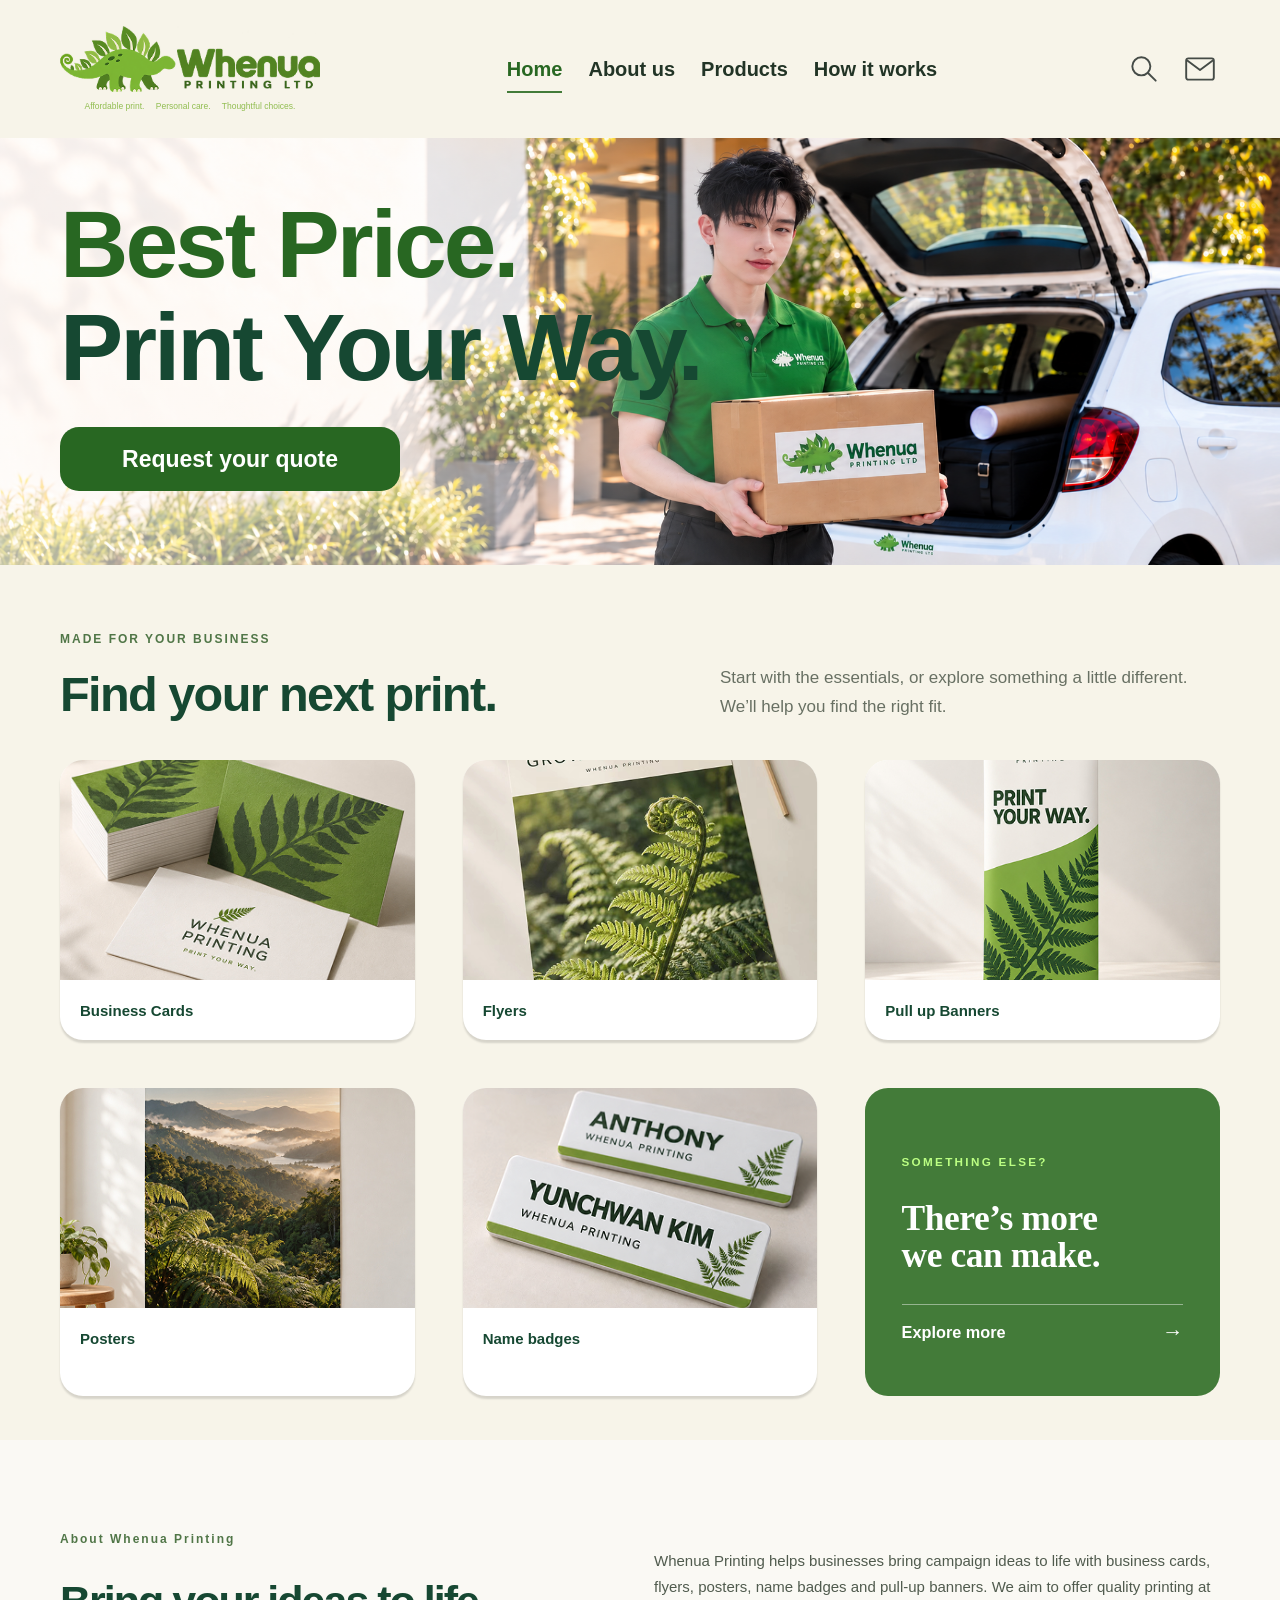
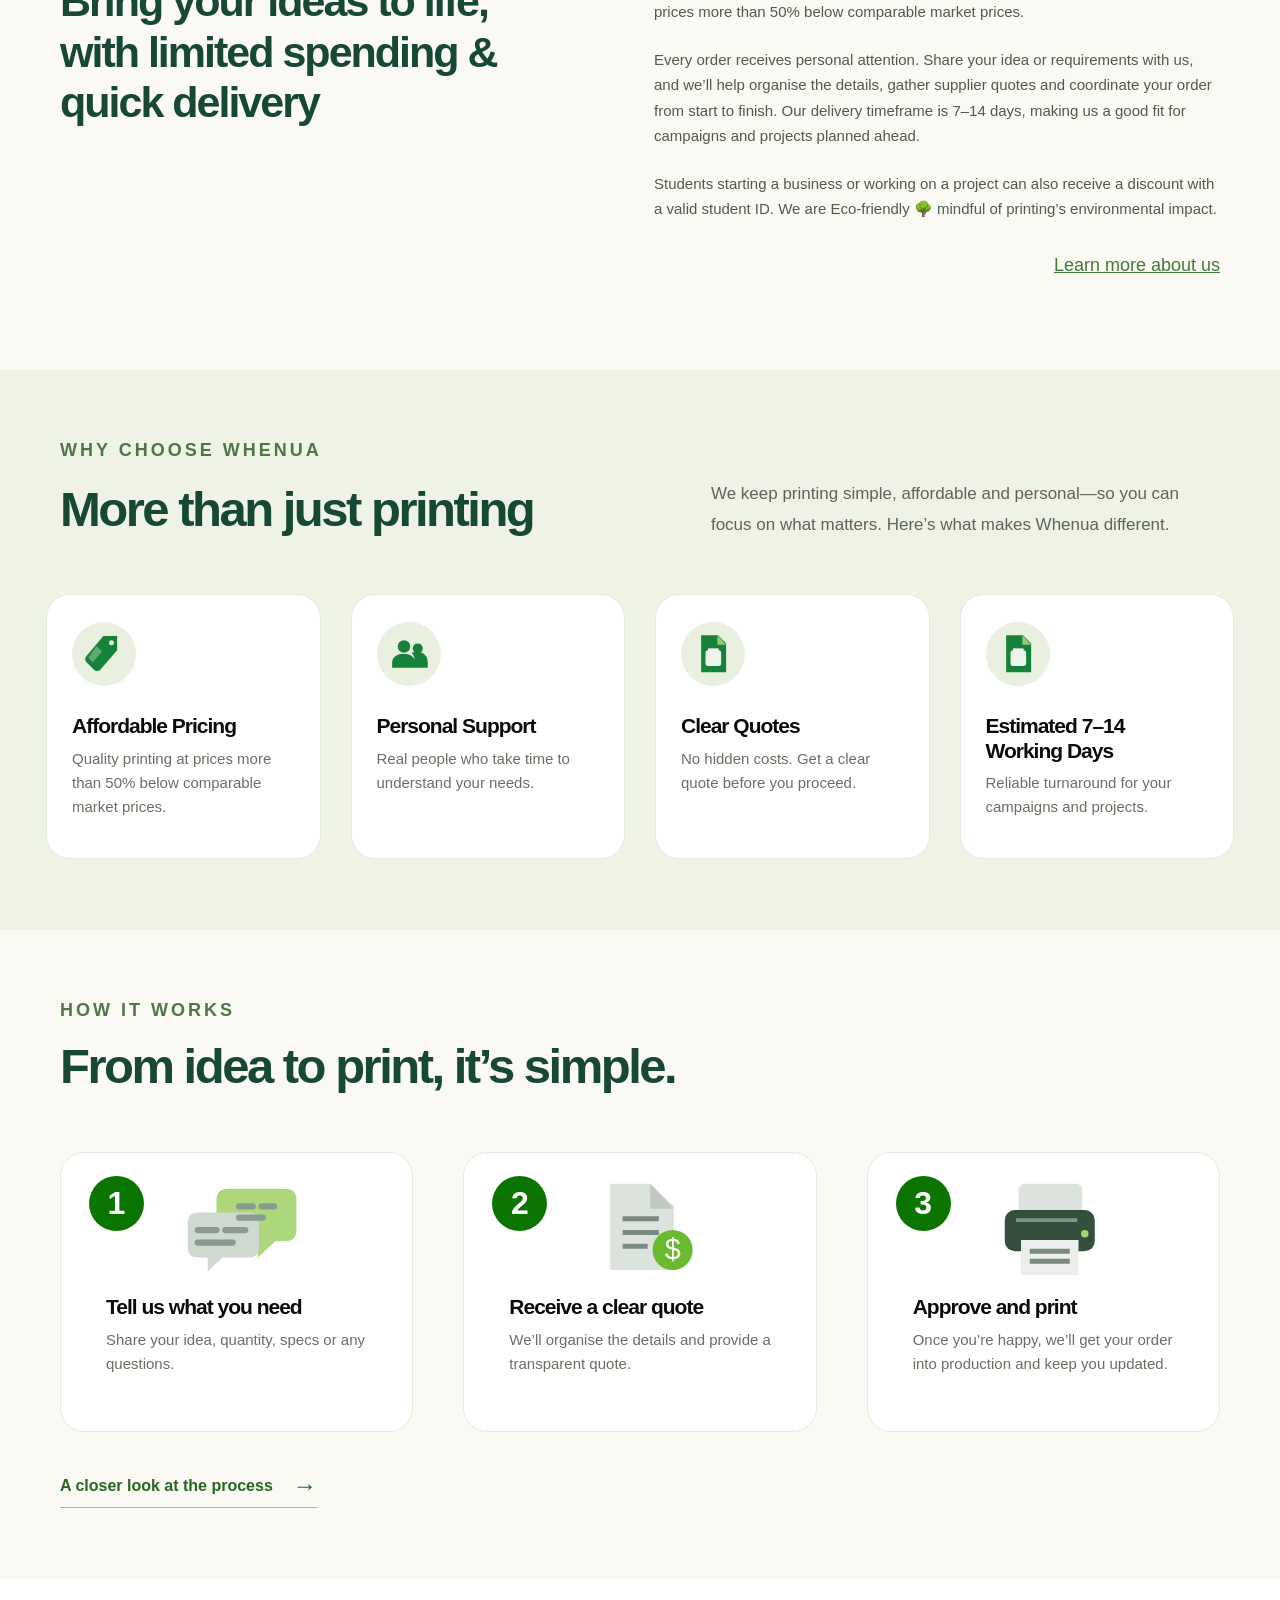
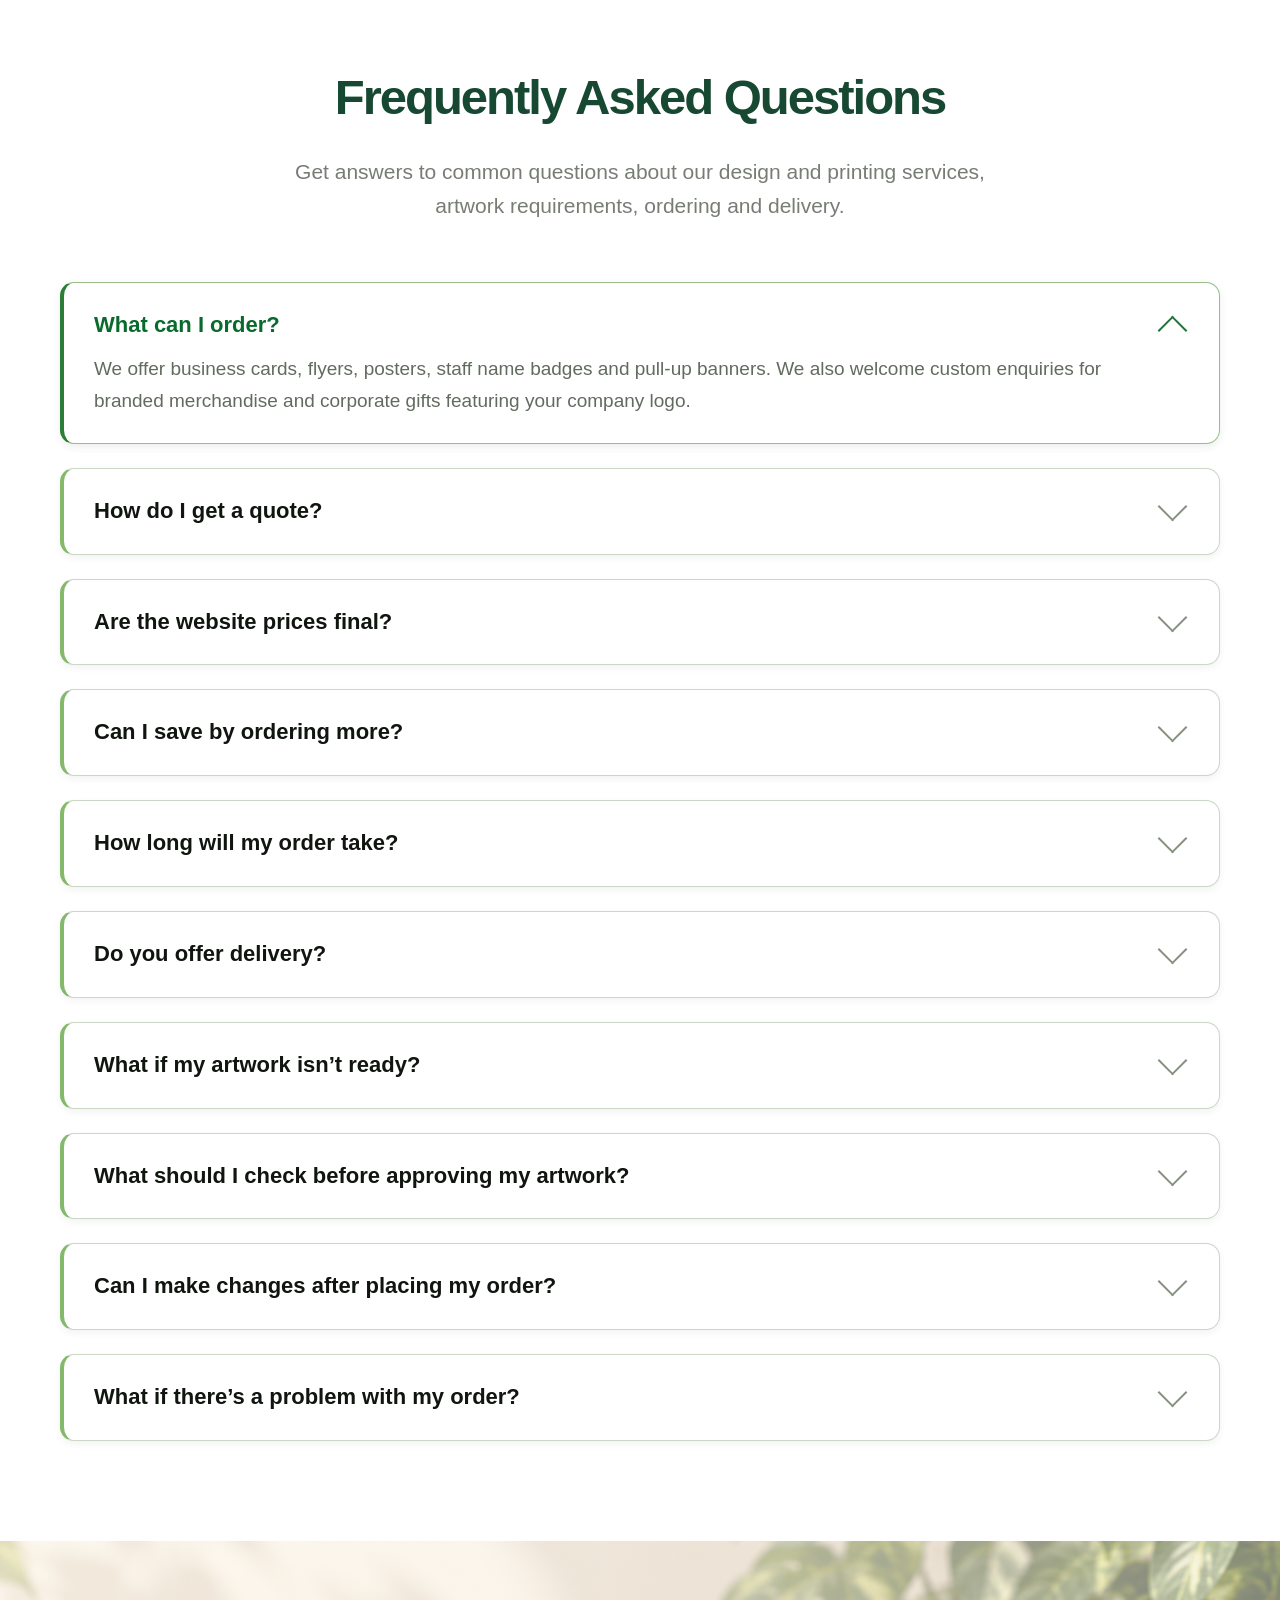
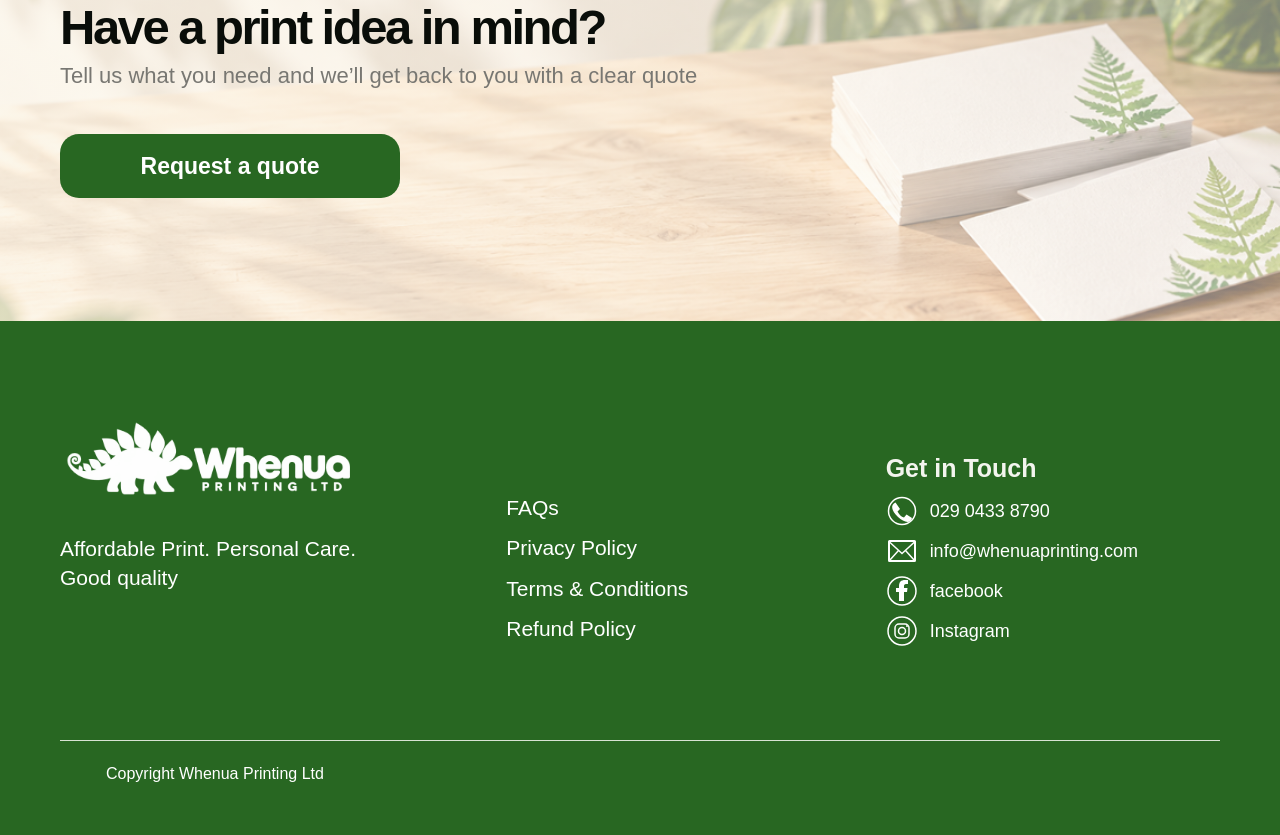
<file: index.html>
<!doctype html>
<html lang="en">
  <head>
    <meta charset="UTF-8" />
    <meta name="viewport" content="width=device-width, initial-scale=1" />
    <meta
      name="description"
      content="Affordable print. Personal care. Whenua Printing offers business cards, flyers, posters, name badges and pull-up banners with clear quotes and personal support."
    />
    <meta name="theme-color" content="#397333" />
    <title>Whenua Printing — Print Your Way</title>
    <link rel="icon" type="image/png" href="assets/Image%20Logo.png" />
    <link rel="stylesheet" href="styles/home.css?v=20261026-catalogue" />
    <script src="scripts/navigation.js" defer></script>
    <script src="scripts/quote.js" defer></script>
    <script src="scripts/search.js" defer></script>
    <link rel="stylesheet" href="styles/refinements.css?v=20261026-header" />
  </head>
  <body>
    <a class="skip-link" href="#main">Skip to content</a>
    <header class="site-header">
      <div class="header-inner">
        <a class="brand-link" href="#" aria-label="Whenua Printing home"
          ><div class="logo-crop">
            <img src="assets/Comb%20Logo.png" alt="Whenua Printing Ltd" width="640" height="238" />
          </div>
          <div class="brand-tagline">
            Affordable print.　 Personal care.　 Thoughtful choices.
          </div></a
        >
        <nav class="desktop-nav" id="siteNav" aria-label="Main navigation">
          <a href="#">Home</a><a href="about.html">About us</a><a href="products.html">Products</a
          ><a href="how-it-works.html">How it works</a
          ><button
            class="mobile-search"
            type="button"
            aria-haspopup="dialog"
            aria-controls="searchDialog"
          >
            <svg viewBox="0 0 32 32" aria-hidden="true" focusable="false">
              <circle
                cx="13.5"
                cy="13.5"
                r="8.5"
                fill="none"
                stroke="currentColor"
                stroke-width="1.8"
              />
              <path
                d="m20 20 7 7"
                fill="none"
                stroke="currentColor"
                stroke-width="1.8"
                stroke-linecap="round"
              /></svg
            ><span>Search products</span>
          </button>
        </nav>
        <div class="header-actions">
          <button class="icon-button" id="searchButton" aria-label="Search products">
            <svg viewBox="0 0 32 32" aria-hidden="true" focusable="false">
              <circle
                cx="13.5"
                cy="13.5"
                r="8.5"
                fill="none"
                stroke="currentColor"
                stroke-width="1.8"
              />
              <path
                d="m20 20 7 7"
                fill="none"
                stroke="currentColor"
                stroke-width="1.8"
                stroke-linecap="round"
              />
            </svg></button
          ><a class="icon-button" href="quote.html?v=20261029-email-refresh" aria-label="Request a quote"
            ><svg viewBox="0 0 32 32" aria-hidden="true" focusable="false">
              <rect
                x="3"
                y="6"
                width="26"
                height="20"
                rx="2"
                fill="none"
                stroke="currentColor"
                stroke-width="1.8"
              />
              <path
                d="m4 8 12 9L28 8"
                fill="none"
                stroke="currentColor"
                stroke-width="1.8"
                stroke-linecap="round"
                stroke-linejoin="round"
              /></svg></a
          ><button
            class="icon-button menu-toggle"
            id="menuToggle"
            aria-label="Open navigation"
            aria-controls="siteNav"
            aria-expanded="false"
          >
            <svg viewBox="0 0 64 64" aria-hidden="true" focusable="false">
              <path
                d="M9 15h46M9 32h46M9 49h46"
                fill="none"
                stroke="currentColor"
                stroke-width="4"
              />
            </svg>
          </button>
        </div>
      </div>
    </header>
    <main id="main">
      <section class="hero" aria-labelledby="heroTitle">
        <img
          class="hero-photo"
          src="assets/hero.jpg"
          alt="Whenua Printing team member holding a printed box beside a delivery car"
          width="2100"
          height="749"
          fetchpriority="high"
        />
        <div class="hero-content">
          <h1 id="heroTitle"><span>Best Price.</span><br />Print Your Way.</h1>
          <button
            type="button"
            class="button quote-open"
            aria-haspopup="dialog"
            aria-controls="quoteDialog"
          >
            Request your quote
          </button>
        </div>
      </section>
      <section class="products-section" id="products" aria-label="Our printing products">
        <div class="container section-introduction">
          <div>
            <p class="eyebrow">MADE FOR YOUR BUSINESS</p>
            <h2>Find your next print.</h2>
          </div>
          <p>
            Start with the essentials, or explore something a little different. We’ll help you find
            the right fit.
          </p>
        </div>
        <div class="container product-grid">
          <a class="product-card" href="business-cards.html" data-product-link="Business Cards"
            ><img
              class="product-photo"
              src="assets/business-cards.jpg"
              alt="Business Cards printed by Whenua Printing"
              width="488"
              height="303"
              loading="lazy" />
            <div class="product-caption">
              <span>Business Cards</span
              ><span class="round-arrow" aria-hidden="true"
                ><svg viewBox="0 0 32 32" fill="none">
                  <path
                    d="M7 16h18M17 8l8 8-8 8"
                    stroke="currentColor"
                    stroke-width="3.5"
                    stroke-linecap="round"
                    stroke-linejoin="miter"
                  /></svg
              ></span></div></a
          ><a class="product-card" href="flyers.html" data-product-link="Flyers"
            ><img
              class="product-photo"
              src="assets/flyers.jpg"
              alt="Flyers printed by Whenua Printing"
              width="488"
              height="303"
              loading="lazy" />
            <div class="product-caption">
              <span>Flyers</span
              ><span class="round-arrow" aria-hidden="true"
                ><svg viewBox="0 0 32 32" fill="none">
                  <path
                    d="M7 16h18M17 8l8 8-8 8"
                    stroke="currentColor"
                    stroke-width="3.5"
                    stroke-linecap="round"
                    stroke-linejoin="miter"
                  /></svg
              ></span></div></a
          ><a class="product-card" href="pull-up-banners.html" data-product-link="Pull up Banners"
            ><img
              class="product-photo"
              src="assets/pull-up-banners.jpg"
              alt="Pull up Banners printed by Whenua Printing"
              width="488"
              height="303"
              loading="lazy" />
            <div class="product-caption">
              <span>Pull up Banners</span
              ><span class="round-arrow" aria-hidden="true"
                ><svg viewBox="0 0 32 32" fill="none">
                  <path
                    d="M7 16h18M17 8l8 8-8 8"
                    stroke="currentColor"
                    stroke-width="3.5"
                    stroke-linecap="round"
                    stroke-linejoin="miter"
                  /></svg
              ></span></div></a
          ><a class="product-card" href="posters.html" data-product-link="Posters"
            ><img
              class="product-photo"
              src="assets/posters.jpg"
              alt="Posters printed by Whenua Printing"
              width="488"
              height="303"
              loading="lazy" />
            <div class="product-caption">
              <span>Posters</span
              ><span class="round-arrow" aria-hidden="true"
                ><svg viewBox="0 0 32 32" fill="none">
                  <path
                    d="M7 16h18M17 8l8 8-8 8"
                    stroke="currentColor"
                    stroke-width="3.5"
                    stroke-linecap="round"
                    stroke-linejoin="miter"
                  /></svg
              ></span></div></a
          ><a class="product-card" href="name-badges.html" data-product-link="Name badges"
            ><img
              class="product-photo"
              src="assets/name-badges.jpg"
              alt="Name badges printed by Whenua Printing"
              width="488"
              height="303"
              loading="lazy" />
            <div class="product-caption">
              <span>Name badges</span
              ><span class="round-arrow" aria-hidden="true"
                ><svg viewBox="0 0 32 32" fill="none">
                  <path
                    d="M7 16h18M17 8l8 8-8 8"
                    stroke="currentColor"
                    stroke-width="3.5"
                    stroke-linecap="round"
                    stroke-linejoin="miter"
                  /></svg
              ></span></div></a
          ><a
            class="home-explore-card"
            href="products.html#something-else"
            aria-label="Explore more custom product ideas"
            ><div class="home-explore-inner">
              <p class="home-explore-eyebrow">SOMETHING ELSE?</p>
              <h2>There’s more<br />we can make.</h2>
              <span class="home-explore-action"
                >Explore more <span aria-hidden="true">→</span></span
              >
            </div></a
          >
        </div>
      </section>
      <section class="about-section" id="about" aria-labelledby="aboutTitle">
        <div class="about-inner">
          <div>
            <p class="about-eyebrow">About Whenua Printing</p>
            <h2 class="about-heading" id="aboutTitle">
              Bring your ideas to life,<br />with limited spending &amp;<br />quick delivery
            </h2>
          </div>
          <div class="about-copy">
            <p>
              Whenua Printing helps businesses bring campaign ideas to life with business cards,
              flyers, posters, name badges and pull-up banners. We aim to offer quality printing at
              prices more than 50% below comparable market prices.
            </p>
            <p>
              Every order receives personal attention. Share your idea or requirements with us, and
              we’ll help organise the details, gather supplier quotes and coordinate your order from
              start to finish. Our delivery timeframe is 7–14 days, making us a good fit for
              campaigns and projects planned ahead.
            </p>
            <p>
              Students starting a business or working on a project can also receive a discount with
              a valid student ID. We are Eco-friendly 🌳 mindful of printing’s environmental impact.
            </p>
            <a class="text-link" href="about.html">Learn more about us</a>
          </div>
        </div>
      </section>
      <section class="why-section" id="why" aria-labelledby="whyTitle">
        <div class="container">
          <p class="eyebrow">WHY CHOOSE WHENUA</p>
          <div class="why-heading-row">
            <h2 id="whyTitle">More than just printing</h2>
            <p>
              We keep printing simple, affordable and personal—so you can focus on what matters.
              Here’s what makes Whenua different.
            </p>
          </div>
          <div class="features">
            <article class="feature">
              <div class="feature-icon">
                <svg viewBox="0 0 64 64" aria-hidden="true" focusable="false">
                  <path
                    d="M31 3h22v23L26 57a7 7 0 0 1-10 0L4 45a7 7 0 0 1 0-10Z"
                    fill="currentColor"
                  />
                  <circle cx="44" cy="14" r="4" fill="#e9f0df" />
                  <path d="m20 19 9 9-15 17-7-7Z" fill="#e9f0df" opacity=".35" />
                </svg>
              </div>
              <h3>Affordable Pricing</h3>
              <p>Quality printing at prices more than 50% below comparable market prices.</p>
            </article>
            <article class="feature">
              <div class="feature-icon">
                <svg viewBox="0 0 64 64" aria-hidden="true" focusable="false">
                  <circle cx="24" cy="20" r="10" fill="currentColor" />
                  <circle cx="46" cy="23" r="8" fill="currentColor" />
                  <path
                    d="M5 54v-8c0-19 37-19 37 0v8Zm36 0V42c0-6-2-9-5-12 16-5 26 4 26 15v9Z"
                    fill="currentColor"
                  />
                </svg>
              </div>
              <h3>Personal Support</h3>
              <p>Real people who take time to understand your needs.</p>
            </article>
            <article class="feature">
              <div class="feature-icon">
                <svg viewBox="0 0 64 64" aria-hidden="true" focusable="false">
                  <path d="M13 2h27l13 13v46H13Z" fill="currentColor" />
                  <path d="M39 2v15h14" fill="#95c97b" />
                  <rect x="20" y="26" width="25" height="25" rx="4" fill="#eef4e9" />
                  <path d="M24 23h17v9H24Z" fill="#eef4e9" />
                </svg>
              </div>
              <h3>Clear Quotes</h3>
              <p>No hidden costs. Get a clear quote before you proceed.</p>
            </article>
            <article class="feature">
              <div class="feature-icon">
                <svg viewBox="0 0 64 64" aria-hidden="true" focusable="false">
                  <path d="M13 2h27l13 13v46H13Z" fill="currentColor" />
                  <path d="M39 2v15h14" fill="#95c97b" />
                  <rect x="20" y="26" width="25" height="25" rx="4" fill="#eef4e9" />
                  <path d="M24 23h17v9H24Z" fill="#eef4e9" />
                </svg>
              </div>
              <h3>Estimated 7–14<br />Working Days</h3>
              <p>Reliable turnaround for your campaigns and projects.</p>
            </article>
          </div>
        </div>
      </section>
      <section class="how-section" id="how" aria-labelledby="howTitle">
        <div class="container">
          <p class="eyebrow">HOW IT WORKS</p>
          <h2 id="howTitle">From idea to print, it’s simple.</h2>
          <div class="steps">
            <article class="step">
              <span class="step-number">1</span>
              <div class="step-art">
                <svg viewBox="-8 0 100 80" aria-hidden="true" focusable="false">
                  <path
                    d="M29 7h46q9 0 9 9v24q0 9-9 9h-8L53 62V49H29q-9 0-9-9V16q0-9 9-9"
                    fill="#acd77d"
                  />
                  <path
                    d="M5 26h41q8 0 8 8v20q0 8-8 8H25L13 73V62H5q-8 0-8-8V34q0-8 8-8"
                    fill="#d0d9d0"
                  />
                  <path
                    d="M5 40h15m7 0h16M5 50h28m5-29h11m7 0h10m-28 9h19"
                    stroke="#899b8e"
                    stroke-width="5"
                    stroke-linecap="round"
                  />
                </svg>
              </div>
              <h3>Tell us what you need</h3>
              <p>Share your idea, quantity, specs or any questions.</p>
            </article>
            <article class="step">
              <span class="step-number">2</span>
              <div class="step-art">
                <svg viewBox="0 0 95 80" aria-hidden="true" focusable="false">
                  <path d="M18 3h32l19 18v51H18Z" fill="#dce2dc" />
                  <path d="M50 3v20h19" fill="#bec9c0" />
                  <path d="M28 31h29M28 42h29M28 53h20" stroke="#7b8a80" stroke-width="4" />
                  <circle cx="68" cy="56" r="16" fill="#69ba2e" />
                  <text
                    x="68"
                    y="63"
                    fill="white"
                    text-anchor="middle"
                    font-size="23"
                    font-family="Arial"
                  >
                    $
                  </text>
                </svg>
              </div>
              <h3>Receive a clear quote</h3>
              <p>We’ll organise the details and provide a transparent quote.</p>
            </article>
            <article class="step">
              <span class="step-number">3</span>
              <div class="step-art">
                <svg viewBox="0 0 100 80" aria-hidden="true" focusable="false">
                  <rect x="24" y="3" width="51" height="26" rx="5" fill="#dce2dc" />
                  <rect x="13" y="24" width="72" height="33" rx="8" fill="#354f3d" />
                  <path d="M22 32h49" stroke="#82948a" stroke-width="3" />
                  <circle cx="77" cy="43" r="3" fill="#a1d66c" />
                  <path d="M26 48h46v28H26Z" fill="#ebeeea" />
                  <path d="M33 57h32m-32 8h32" stroke="#7b8a80" stroke-width="4" />
                </svg>
              </div>
              <h3>Approve and print</h3>
              <p>Once you’re happy, we’ll get your order into production and keep you updated.</p>
            </article>
          </div>
          <a class="journey-link" href="how-it-works.html"
            >A closer look at the process <span aria-hidden="true">→</span></a
          >
        </div>
      </section>
      <section class="faq-section" id="faqs" aria-labelledby="faqTitle">
        <div class="faq-container">
          <header class="faq-heading">
            <h2 id="faqTitle">Frequently Asked Questions</h2>
            <p>
              Get answers to common questions about our design and printing services,<br
                class="faq-desktop-break"
              />
              artwork requirements, ordering and delivery.
            </p>
          </header>
          <div class="faq-list">
            <details class="faq-item" name="printing-faq" open>
              <summary><span>What can I order?</span></summary>
              <div class="faq-answer">
                <p>
                  We offer business cards, flyers, posters, staff name badges and pull-up banners.
                  We also welcome custom enquiries for branded merchandise and corporate gifts
                  featuring your company logo.
                </p>
              </div>
            </details>
            <details class="faq-item" name="printing-faq">
              <summary><span>How do I get a quote?</span></summary>
              <div class="faq-answer">
                <p>
                  Tell us the product, size, quantity, delivery postcode and date you need your
                  order. Include your artwork if you have it ready. You can enquire through our
                  website or by email, and we’ll help confirm the details.
                </p>
              </div>
            </details>
            <details class="faq-item" name="printing-faq">
              <summary><span>Are the website prices final?</span></summary>
              <div class="faq-answer">
                <p>
                  Our website prices are for reference only. Your final quote depends on your
                  specifications, quantity and delivery requirements. All prices are in NZD, and
                  your quote will clearly show any applicable GST and delivery charges before you
                  confirm your order.
                </p>
              </div>
            </details>
            <details class="faq-item" name="printing-faq">
              <summary><span>Can I save by ordering more?</span></summary>
              <div class="faq-answer">
                <p>
                  Larger quantities or combined orders may help reduce the cost per item. Ask us to
                  quote a few quantity options so you can choose what works best for your budget.
                </p>
              </div>
            </details>
            <details class="faq-item" name="printing-faq">
              <summary><span>How long will my order take?</span></summary>
              <div class="faq-answer">
                <p>
                  Production and delivery times vary by product, quantity, artwork and destination.
                  We’ll confirm the estimated timeframe in your quote. If you have an event or
                  deadline, please tell us before ordering.
                </p>
              </div>
            </details>
            <details class="faq-item" name="printing-faq">
              <summary><span>Do you offer delivery?</span></summary>
              <div class="faq-answer">
                <p>
                  We’ll confirm delivery options and charges based on your address and order. You
                  can also ask about personal delivery when requesting your quote.
                </p>
              </div>
            </details>
            <details class="faq-item" name="printing-faq">
              <summary><span>What if my artwork isn’t ready?</span></summary>
              <div class="faq-answer">
                <p>
                  Send us what you have and tell us what you need help with. We’ll explain the file
                  requirements, available assistance and any additional costs before proceeding.
                  Your artwork and order details will be confirmed with you before printing.
                </p>
              </div>
            </details>
            <details class="faq-item" name="printing-faq">
              <summary><span>What should I check before approving my artwork?</span></summary>
              <div class="faq-answer">
                <p>
                  Please check all wording, names, contact details, sizes and layout carefully
                  before approving your artwork. If anything needs changing, let us know before
                  printing begins.
                </p>
              </div>
            </details>
            <details class="faq-item" name="printing-faq">
              <summary><span>Can I make changes after placing my order?</span></summary>
              <div class="faq-answer">
                <p>
                  Please contact us as soon as possible. We’ll check the progress of your order and
                  confirm whether changes are still possible, along with any effect on the price or
                  delivery timeframe.
                </p>
              </div>
            </details>
            <details class="faq-item" name="printing-faq">
              <summary><span>What if there’s a problem with my order?</span></summary>
              <div class="faq-answer">
                <p>
                  Please contact us with your order details, a description of the issue and clear
                  photos where helpful. We’ll review what happened and work with you on an
                  appropriate solution.
                </p>
              </div>
            </details>
          </div>
        </div>
      </section>
      <section class="quote-section" id="quote" aria-labelledby="quoteSectionTitle">
        <img
          class="quote-photo"
          src="assets/quote-banner.jpg.png"
          alt="Whenua Printing stationery on a sunlit desk"
          loading="lazy"
        />
        <div class="container">
          <h2 id="quoteSectionTitle">Have a print idea in mind?</h2>
          <p>Tell us what you need and we’ll get back to you with a clear quote</p>
          <button
            type="button"
            class="button quote-open"
            aria-haspopup="dialog"
            aria-controls="quoteDialog"
          >
            Request a quote
          </button>
        </div>
      </section>
    </main>
    <footer class="site-footer standard-footer">
      <div class="container">
        <div class="footer-grid">
          <div class="footer-brand-column">
            <a class="footer-brand" href="index.html" aria-label="Whenua Printing home"
              ><img
                class="footer-logo-image"
                src="assets/footer-logo.png"
                alt="Whenua Printing Ltd"
                width="393"
                height="131"
                loading="lazy"
            /></a>
            <p>Affordable Print. Personal Care.<br />Good quality</p>
          </div>
          <nav class="footer-column footer-policies" aria-label="Help and policies">
            <a href="index.html#faqs">FAQs</a
            ><a href="privacy-policy.html" data-policy="privacy">Privacy Policy</a
            ><a href="terms-and-conditions.html" data-policy="terms">Terms &amp; Conditions</a
            ><a href="refund-policy.html" data-policy="refund">Refund Policy</a>
          </nav>
          <div class="footer-column footer-contact">
            <h3>Get in Touch</h3>
            <a class="contact-link" href="tel:02904338790"
              ><svg viewBox="0 0 64 64" aria-hidden="true" focusable="false">
                <circle cx="32" cy="32" r="27" fill="none" stroke="currentColor" stroke-width="3" />
                <path
                  d="M19 15l9 13-5 5c4 7 7 10 13 12l5-6 11 7c-3 13-17 8-28-2C10 31 9 19 19 15"
                  fill="currentColor"
                /></svg
              ><span>029 0433 8790</span></a
            ><a class="contact-link" href="mailto:info@whenuaprinting.com"
              ><svg viewBox="0 0 64 64" aria-hidden="true" focusable="false">
                <rect
                  x="6"
                  y="12"
                  width="52"
                  height="40"
                  rx="1"
                  fill="none"
                  stroke="currentColor"
                  stroke-width="4"
                />
                <path
                  d="m7 14 25 23 25-23M7 51l18-20m32 20L39 31"
                  fill="none"
                  stroke="currentColor"
                  stroke-width="3"
                /></svg
              ><span>info@whenuaprinting.com</span></a
            ><span class="social-label"
              ><svg viewBox="0 0 32 32" aria-hidden="true">
                <circle
                  cx="16"
                  cy="16"
                  r="14"
                  fill="none"
                  stroke="currentColor"
                  stroke-width="1.5"
                />
                <path
                  d="M18 26V17h3l.5-4H18v-2c0-1 .5-2 2-2h2V5h-3c-4 0-6 2-6 6v2h-3v4h3v9Z"
                  fill="currentColor"
                /></svg
              ><span>facebook</span></span
            ><span class="social-label"
              ><svg viewBox="0 0 32 32" aria-hidden="true">
                <circle
                  cx="16"
                  cy="16"
                  r="14"
                  fill="none"
                  stroke="currentColor"
                  stroke-width="1.5"
                />
                <rect
                  x="9"
                  y="9"
                  width="14"
                  height="14"
                  rx="4"
                  fill="none"
                  stroke="currentColor"
                  stroke-width="1.5"
                />
                <circle
                  cx="16"
                  cy="16"
                  r="3.5"
                  fill="none"
                  stroke="currentColor"
                  stroke-width="1.5"
                />
                <circle cx="21" cy="11" r="1" fill="currentColor" /></svg
              ><span>Instagram</span></span
            >
          </div>
        </div>
        <div class="legal"><span>Copyright Whenua Printing Ltd</span></div>
      </div>
    </footer>
    <dialog id="quoteDialog" aria-labelledby="quoteTitle">
      <button class="dialog-close" type="button" data-close aria-label="Close enquiry">×</button>
      <h2 id="quoteTitle">Tell us what you need.</h2>
      <p>Tell us what you need and we’ll contact you by email or phone with a clear quote.</p>
      <form
        id="quoteForm"
        data-delivery="native"
        action="https://formsubmit.co/info@whenuaprinting.com"
        method="POST"
        target="_top"
      >
        <div class="form-field">
          <label for="name">Name</label
          ><input id="name" name="name" autocomplete="name" required maxlength="150" />
        </div>
        <div class="form-field">
          <label for="email">Email address</label
          ><input
            id="email"
            name="email"
            type="email"
            autocomplete="email"
            required
            maxlength="254"
          />
        </div>
        <div class="form-field">
          <label for="phone">Phone number</label
          ><input id="phone" name="phone" type="tel" autocomplete="tel" required maxlength="50" />
        </div>
        <div class="form-field">
          <label for="company">Company name</label
          ><input
            id="company"
            name="company"
            autocomplete="organization"
            required
            maxlength="200"
          />
        </div>
        <div class="form-field">
          <label for="product">Products</label
          ><select id="product" name="product" required>
            <option>Business Cards</option>
            <option>Flyers</option>
            <option>Pull up Banners</option>
            <option>Posters</option>
            <option>Name badges</option>
            <option>Something else</option>
          </select>
        </div>
        <div class="form-field">
          <label for="quantity">Quantity</label
          ><input
            id="quantity"
            name="quantity"
            type="number"
            min="1"
            max="1000000"
            step="1"
            required
          />
        </div>
        <div class="form-field">
          <label for="details">Project details (optional)</label
          ><textarea
            id="details"
            name="details"
            placeholder="Size, finish, preferred delivery date, or any questions"
            maxlength="5000"
          ></textarea>
        </div>
        <div class="form-honeypot" aria-hidden="true">
          <label for="website">Leave this field empty</label
          ><input id="website" name="_honey" tabindex="-1" autocomplete="off" />
        </div>
        <input type="hidden" name="_subject" value="New Whenua Printing quote enquiry" /><input
          type="hidden"
          name="_template"
          value="table"
        /><input
          type="hidden"
          name="_autoresponse"
          value="Kia ora,

Thank you for choosing Whenua Printing. We’ve received your quote request.

We’ll review your project details and contact you by email or phone to confirm the specifications, pricing and delivery options.

If you would like to add artwork or more information, email us at info@whenuaprinting.com. Please include your name and company so we can match it to your enquiry.

This is an acknowledgement of your enquiry, not an order confirmation or final quote.

Ngā mihi,
Whenua Printing
Affordable Print. Personal Care.
info@whenuaprinting.com
029 0433 8790"
        /><input
          type="hidden"
          name="_next"
          value="https://kimliumingyang.github.io/whenuaprinting/thank-you.html"
        />
        <div class="enquiry-actions">
          <button class="button" type="submit">Send enquiry</button
          ><button class="button button-secondary" type="button" id="copyEnquiry">
            Copy enquiry
          </button>
        </div>
        <p class="form-service-note">
          Your details are sent via FormSubmit to Whenua Printing. You may be asked to complete a
          quick verification. We’ll also send an acknowledgement to your email address.
        </p>
        <p id="emailStatus" role="status" aria-live="polite"></p>
        <div id="enquiryFallback" hidden>
          <label for="enquiryText"
            >Copy this message and email it to
            <a href="mailto:info@whenuaprinting.com">info@whenuaprinting.com</a></label
          ><textarea id="enquiryText" readonly></textarea>
        </div>
      </form>
    </dialog>
    <dialog id="searchDialog" aria-labelledby="searchTitle">
      <button class="dialog-close" type="button" data-close aria-label="Close search">×</button>
      <h2 id="searchTitle">Find your print.</h2>
      <div class="form-field">
        <label for="searchInput">Search products</label
        ><input
          id="searchInput"
          type="search"
          placeholder="Business cards, flyers, posters…"
          autocomplete="off"
        />
      </div>
      <ul class="search-results" id="searchResults" aria-label="Matching products"></ul>
      <p id="searchStatus" role="status"></p>
    </dialog>
  </body>
</html>
</file>
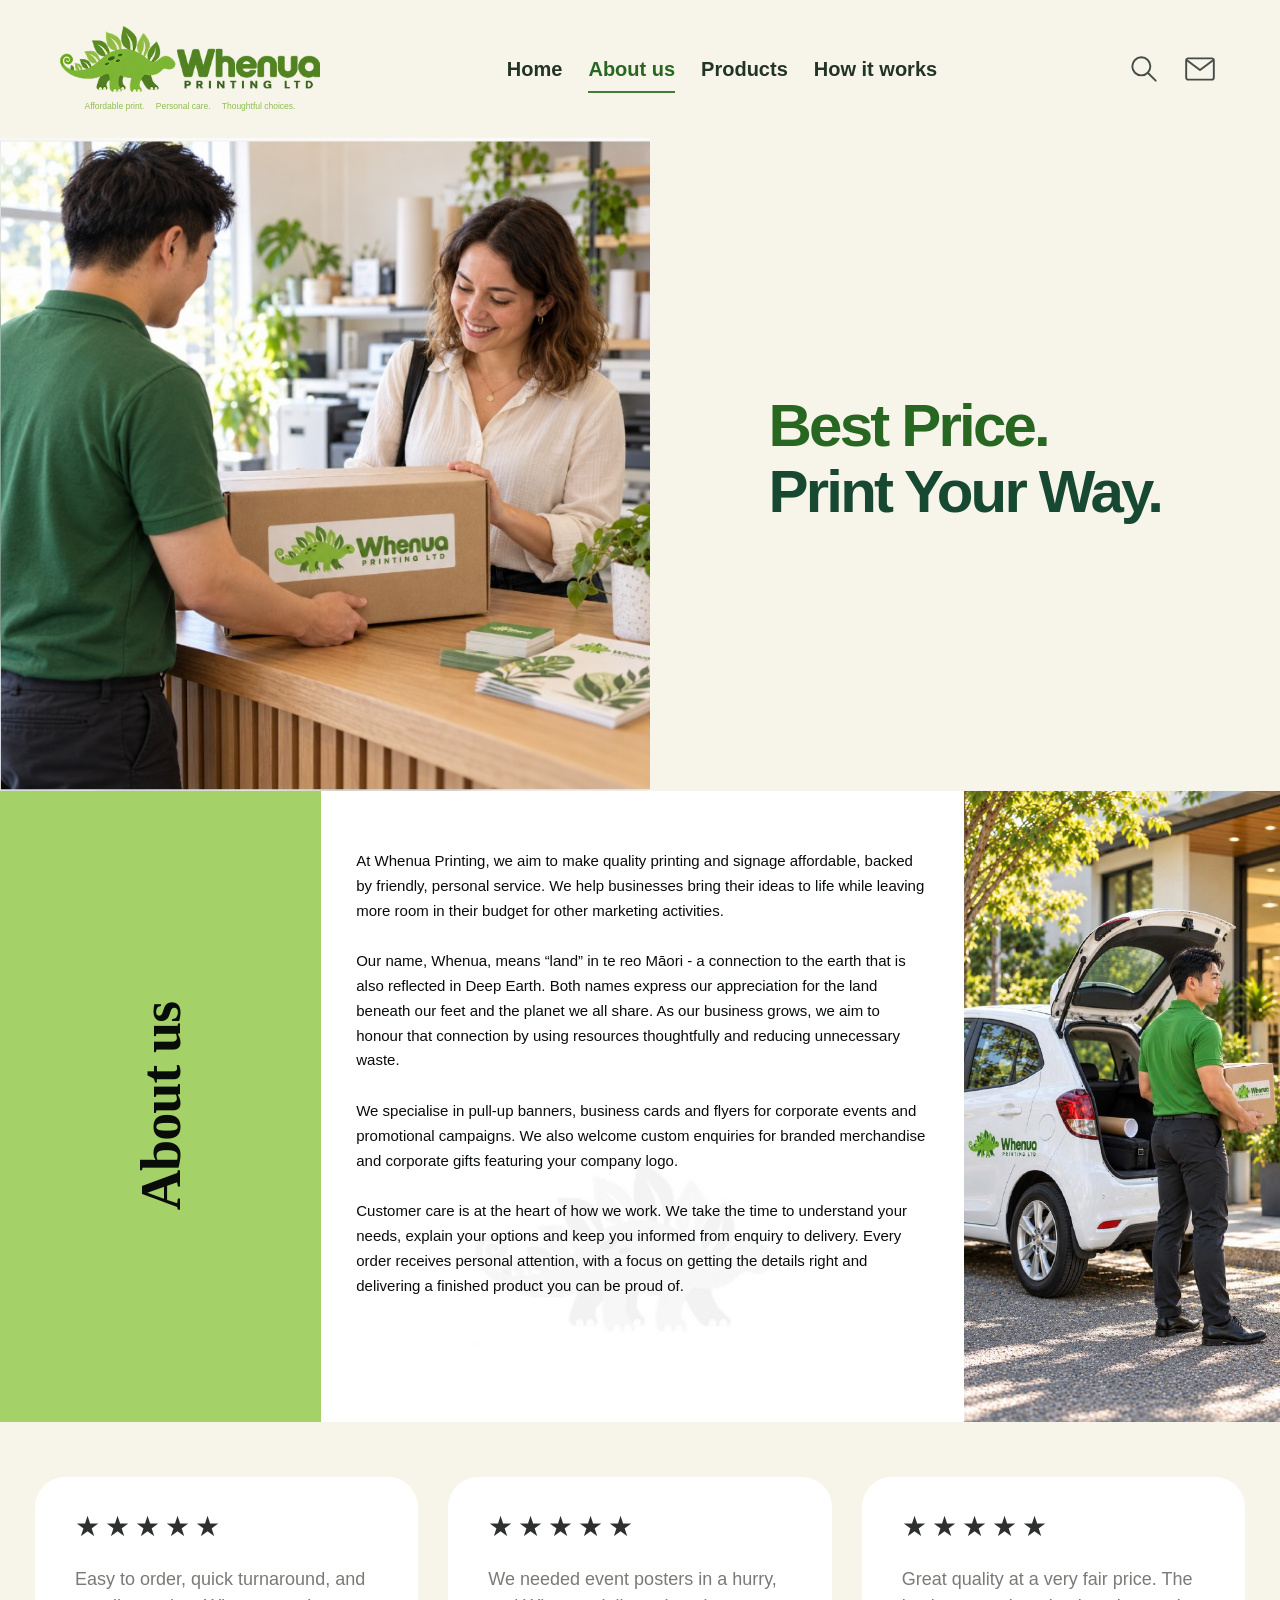
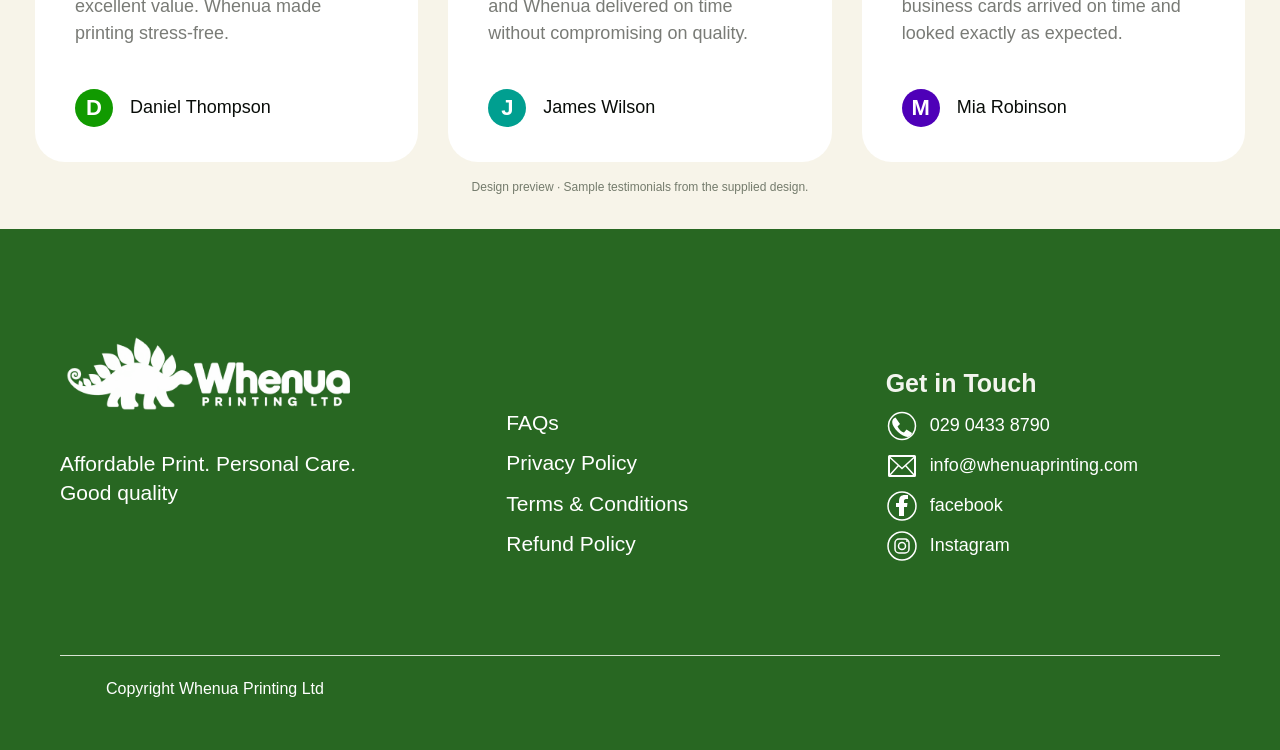
<file: about.html>
<!doctype html>
<html lang="en">
  <head>
    <meta charset="UTF-8" />
    <meta name="viewport" content="width=device-width, initial-scale=1" />
    <title>About Us | Whenua Printing</title>
    <meta
      name="description"
      content="Learn about Whenua Printing: affordable printing and signage, friendly personal service, and thoughtful choices from enquiry to delivery."
    />
    <meta name="theme-color" content="#397333" />
    <link rel="icon" href="assets/Image%20Logo.png" />
    <link rel="stylesheet" href="styles/home.css" />
    <link rel="stylesheet" href="styles/about.css" />
    <script src="scripts/navigation.js" defer></script>
    <script src="scripts/quote.js" defer></script>
    <script src="scripts/search.js" defer></script>
    <link rel="stylesheet" href="styles/refinements.css?v=20261026-header" />
  </head>
  <body class="about-page">
    <a class="skip-link" href="#main">Skip to content</a>
    <header class="site-header">
      <div class="header-inner">
        <a class="brand-link" href="index.html" aria-label="Whenua Printing home"
          ><div class="logo-crop">
            <img src="assets/Comb%20Logo.png" alt="Whenua Printing Ltd" width="640" height="238" />
          </div>
          <div class="brand-tagline">
            Affordable print.　 Personal care.　 Thoughtful choices.
          </div></a
        >
        <nav class="desktop-nav" id="siteNav" aria-label="Main navigation">
          <a href="index.html">Home</a><a href="about.html" aria-current="page">About us</a
          ><a href="products.html">Products</a><a href="how-it-works.html">How it works</a
          ><button
            class="mobile-search"
            type="button"
            aria-haspopup="dialog"
            aria-controls="searchDialog"
          >
            <svg viewBox="0 0 32 32" aria-hidden="true" focusable="false">
              <circle
                cx="13.5"
                cy="13.5"
                r="8.5"
                fill="none"
                stroke="currentColor"
                stroke-width="1.8"
              />
              <path
                d="m20 20 7 7"
                fill="none"
                stroke="currentColor"
                stroke-width="1.8"
                stroke-linecap="round"
              /></svg
            ><span>Search products</span>
          </button>
        </nav>
        <div class="header-actions">
          <button class="icon-button" id="searchButton" aria-label="Search products">
            <svg viewBox="0 0 32 32" aria-hidden="true" focusable="false">
              <circle
                cx="13.5"
                cy="13.5"
                r="8.5"
                fill="none"
                stroke="currentColor"
                stroke-width="1.8"
              />
              <path
                d="m20 20 7 7"
                fill="none"
                stroke="currentColor"
                stroke-width="1.8"
                stroke-linecap="round"
              />
            </svg></button
          ><a class="icon-button" href="quote.html?v=20261029-email-refresh" aria-label="Request a quote"
            ><svg viewBox="0 0 32 32" aria-hidden="true" focusable="false">
              <rect
                x="3"
                y="6"
                width="26"
                height="20"
                rx="2"
                fill="none"
                stroke="currentColor"
                stroke-width="1.8"
              />
              <path
                d="m4 8 12 9L28 8"
                fill="none"
                stroke="currentColor"
                stroke-width="1.8"
                stroke-linecap="round"
                stroke-linejoin="round"
              /></svg></a
          ><button
            class="icon-button menu-toggle"
            id="menuToggle"
            aria-label="Open navigation"
            aria-controls="siteNav"
            aria-expanded="false"
          >
            <svg viewBox="0 0 64 64" aria-hidden="true" focusable="false">
              <path
                d="M9 15h46M9 32h46M9 49h46"
                fill="none"
                stroke="currentColor"
                stroke-width="4"
              />
            </svg>
          </button>
        </div>
      </div>
    </header>
    <main id="main">
      <section class="about-hero" aria-labelledby="aboutHeroTitle">
        <div class="about-hero-photo">
          <img
            src="assets/about-service.jpg"
            alt="Whenua Printing team member delivering a branded box to a customer in store"
            width="751"
            height="755"
            fetchpriority="high"
          />
        </div>
        <div class="about-hero-heading">
          <h1 id="aboutHeroTitle"><span>Best Price.</span><br />Print Your Way.</h1>
        </div>
      </section>
      <section class="story-section" aria-labelledby="storyTitle">
        <div class="story-heading"><h2 id="storyTitle">About us</h2></div>
        <div class="story-copy">
          <img
            class="story-watermark"
            src="assets/Image%20Logo.png"
            alt=""
            aria-hidden="true"
            width="300"
            height="300"
          />
          <div class="story-text">
            <p>
              At Whenua Printing, we aim to make quality printing and signage affordable, backed by
              friendly, personal service. We help businesses bring their ideas to life while leaving
              more room in their budget for other marketing activities.
            </p>
            <p>
              Our name, Whenua, means “land” in te reo Māori - a connection to the earth that is
              also reflected in Deep Earth. Both names express our appreciation for the land beneath
              our feet and the planet we all share. As our business grows, we aim to honour that
              connection by using resources thoughtfully and reducing unnecessary waste.
            </p>
            <p>
              We specialise in pull-up banners, business cards and flyers for corporate events and
              promotional campaigns. We also welcome custom enquiries for branded merchandise and
              corporate gifts featuring your company logo.
            </p>
            <p>
              Customer care is at the heart of how we work. We take the time to understand your
              needs, explain your options and keep you informed from enquiry to delivery. Every
              order receives personal attention, with a focus on getting the details right and
              delivering a finished product you can be proud of.
            </p>
          </div>
        </div>
        <div class="story-photo">
          <img
            src="assets/about-delivery.jpg"
            alt="Whenua Printing team member carrying a box beside the branded delivery car"
            width="491"
            height="979"
            loading="lazy"
          />
        </div>
      </section>
      <section class="reviews-section" aria-label="Customer review design preview">
        <div class="reviews-grid">
          <figure class="review-card">
            <div class="review-stars" aria-label="5 out of 5 stars">★★★★★</div>
            <blockquote>
              Easy to order, quick turnaround, and excellent value. Whenua made printing
              stress-free.
            </blockquote>
            <figcaption>
              <span class="review-avatar green" aria-hidden="true">D</span
              ><span>Daniel Thompson</span>
            </figcaption>
          </figure>
          <figure class="review-card">
            <div class="review-stars" aria-label="5 out of 5 stars">★★★★★</div>
            <blockquote>
              We needed event posters in a hurry, and Whenua delivered on time without compromising
              on quality.
            </blockquote>
            <figcaption>
              <span class="review-avatar teal" aria-hidden="true">J</span><span>James Wilson</span>
            </figcaption>
          </figure>
          <figure class="review-card">
            <div class="review-stars" aria-label="5 out of 5 stars">★★★★★</div>
            <blockquote>
              Great quality at a very fair price. The business cards arrived on time and looked
              exactly as expected.
            </blockquote>
            <figcaption>
              <span class="review-avatar purple" aria-hidden="true">M</span
              ><span>Mia Robinson</span>
            </figcaption>
          </figure>
        </div>
        <p class="reviews-note">Design preview · Sample testimonials from the supplied design.</p>
      </section>
    </main>
    <footer class="site-footer standard-footer">
      <div class="container">
        <div class="footer-grid">
          <div class="footer-brand-column">
            <a class="footer-brand" href="index.html" aria-label="Whenua Printing home"
              ><img
                class="footer-logo-image"
                src="assets/footer-logo.png"
                alt="Whenua Printing Ltd"
                width="393"
                height="131"
                loading="lazy"
            /></a>
            <p>Affordable Print. Personal Care.<br />Good quality</p>
          </div>
          <nav class="footer-column footer-policies" aria-label="Help and policies">
            <a href="index.html#faqs">FAQs</a
            ><a href="privacy-policy.html" data-policy="privacy">Privacy Policy</a
            ><a href="terms-and-conditions.html" data-policy="terms">Terms &amp; Conditions</a
            ><a href="refund-policy.html" data-policy="refund">Refund Policy</a>
          </nav>
          <div class="footer-column footer-contact">
            <h3>Get in Touch</h3>
            <a class="contact-link" href="tel:02904338790"
              ><svg viewBox="0 0 64 64" aria-hidden="true" focusable="false">
                <circle cx="32" cy="32" r="27" fill="none" stroke="currentColor" stroke-width="3" />
                <path
                  d="M19 15l9 13-5 5c4 7 7 10 13 12l5-6 11 7c-3 13-17 8-28-2C10 31 9 19 19 15"
                  fill="currentColor"
                /></svg
              ><span>029 0433 8790</span></a
            ><a class="contact-link" href="mailto:info@whenuaprinting.com"
              ><svg viewBox="0 0 64 64" aria-hidden="true" focusable="false">
                <rect
                  x="6"
                  y="12"
                  width="52"
                  height="40"
                  rx="1"
                  fill="none"
                  stroke="currentColor"
                  stroke-width="4"
                />
                <path
                  d="m7 14 25 23 25-23M7 51l18-20m32 20L39 31"
                  fill="none"
                  stroke="currentColor"
                  stroke-width="3"
                /></svg
              ><span>info@whenuaprinting.com</span></a
            ><span class="social-label"
              ><svg viewBox="0 0 32 32" aria-hidden="true">
                <circle
                  cx="16"
                  cy="16"
                  r="14"
                  fill="none"
                  stroke="currentColor"
                  stroke-width="1.5"
                />
                <path
                  d="M18 26V17h3l.5-4H18v-2c0-1 .5-2 2-2h2V5h-3c-4 0-6 2-6 6v2h-3v4h3v9Z"
                  fill="currentColor"
                /></svg
              ><span>facebook</span></span
            ><span class="social-label"
              ><svg viewBox="0 0 32 32" aria-hidden="true">
                <circle
                  cx="16"
                  cy="16"
                  r="14"
                  fill="none"
                  stroke="currentColor"
                  stroke-width="1.5"
                />
                <rect
                  x="9"
                  y="9"
                  width="14"
                  height="14"
                  rx="4"
                  fill="none"
                  stroke="currentColor"
                  stroke-width="1.5"
                />
                <circle
                  cx="16"
                  cy="16"
                  r="3.5"
                  fill="none"
                  stroke="currentColor"
                  stroke-width="1.5"
                />
                <circle cx="21" cy="11" r="1" fill="currentColor" /></svg
              ><span>Instagram</span></span
            >
          </div>
        </div>
        <div class="legal"><span>Copyright Whenua Printing Ltd</span></div>
      </div>
    </footer>
    <dialog id="quoteDialog" aria-labelledby="quoteTitle">
      <button class="dialog-close" type="button" data-close aria-label="Close enquiry">×</button>
      <h2 id="quoteTitle">Tell us what you need.</h2>
      <p>Tell us what you need and we’ll contact you by email or phone with a clear quote.</p>
      <form
        id="quoteForm"
        data-delivery="native"
        action="https://formsubmit.co/info@whenuaprinting.com"
        method="POST"
        target="_top"
      >
        <div class="form-field">
          <label for="name">Name</label
          ><input id="name" name="name" autocomplete="name" required maxlength="150" />
        </div>
        <div class="form-field">
          <label for="email">Email address</label
          ><input
            id="email"
            name="email"
            type="email"
            autocomplete="email"
            required
            maxlength="254"
          />
        </div>
        <div class="form-field">
          <label for="phone">Phone number</label
          ><input id="phone" name="phone" type="tel" autocomplete="tel" required maxlength="50" />
        </div>
        <div class="form-field">
          <label for="company">Company name</label
          ><input
            id="company"
            name="company"
            autocomplete="organization"
            required
            maxlength="200"
          />
        </div>
        <div class="form-field">
          <label for="product">Products</label
          ><select id="product" name="product" required>
            <option>Business Cards</option>
            <option>Flyers</option>
            <option>Pull up Banners</option>
            <option>Posters</option>
            <option>Name badges</option>
            <option>Something else</option>
          </select>
        </div>
        <div class="form-field">
          <label for="quantity">Quantity</label
          ><input
            id="quantity"
            name="quantity"
            type="number"
            min="1"
            max="1000000"
            step="1"
            required
          />
        </div>
        <div class="form-field">
          <label for="details">Project details (optional)</label
          ><textarea
            id="details"
            name="details"
            placeholder="Size, finish, preferred delivery date, or any questions"
            maxlength="5000"
          ></textarea>
        </div>
        <div class="form-honeypot" aria-hidden="true">
          <label for="website">Leave this field empty</label
          ><input id="website" name="_honey" tabindex="-1" autocomplete="off" />
        </div>
        <input type="hidden" name="_subject" value="New Whenua Printing quote enquiry" /><input
          type="hidden"
          name="_template"
          value="table"
        /><input
          type="hidden"
          name="_autoresponse"
          value="Kia ora,

Thank you for choosing Whenua Printing. We’ve received your quote request.

We’ll review your project details and contact you by email or phone to confirm the specifications, pricing and delivery options.

If you would like to add artwork or more information, email us at info@whenuaprinting.com. Please include your name and company so we can match it to your enquiry.

This is an acknowledgement of your enquiry, not an order confirmation or final quote.

Ngā mihi,
Whenua Printing
Affordable Print. Personal Care.
info@whenuaprinting.com
029 0433 8790"
        /><input
          type="hidden"
          name="_next"
          value="https://kimliumingyang.github.io/whenuaprinting/thank-you.html"
        />
        <div class="enquiry-actions">
          <button class="button" type="submit">Send enquiry</button
          ><button class="button button-secondary" type="button" id="copyEnquiry">
            Copy enquiry
          </button>
        </div>
        <p class="form-service-note">
          Your details are sent via FormSubmit to Whenua Printing. You may be asked to complete a
          quick verification. We’ll also send an acknowledgement to your email address.
        </p>
        <p id="emailStatus" role="status" aria-live="polite"></p>
        <div id="enquiryFallback" hidden>
          <label for="enquiryText"
            >Copy this message and email it to
            <a href="mailto:info@whenuaprinting.com">info@whenuaprinting.com</a></label
          ><textarea id="enquiryText" readonly></textarea>
        </div>
      </form>
    </dialog>
    <dialog id="searchDialog" aria-labelledby="searchTitle">
      <button class="dialog-close" type="button" data-close aria-label="Close search">×</button>
      <h2 id="searchTitle">Find your print.</h2>
      <div class="form-field">
        <label for="searchInput">Search products</label
        ><input
          id="searchInput"
          type="search"
          placeholder="Business cards, flyers, posters…"
          autocomplete="off"
        />
      </div>
      <ul class="search-results" id="searchResults" aria-label="Matching products"></ul>
      <p id="searchStatus" role="status"></p>
    </dialog>
  </body>
</html>
</file>
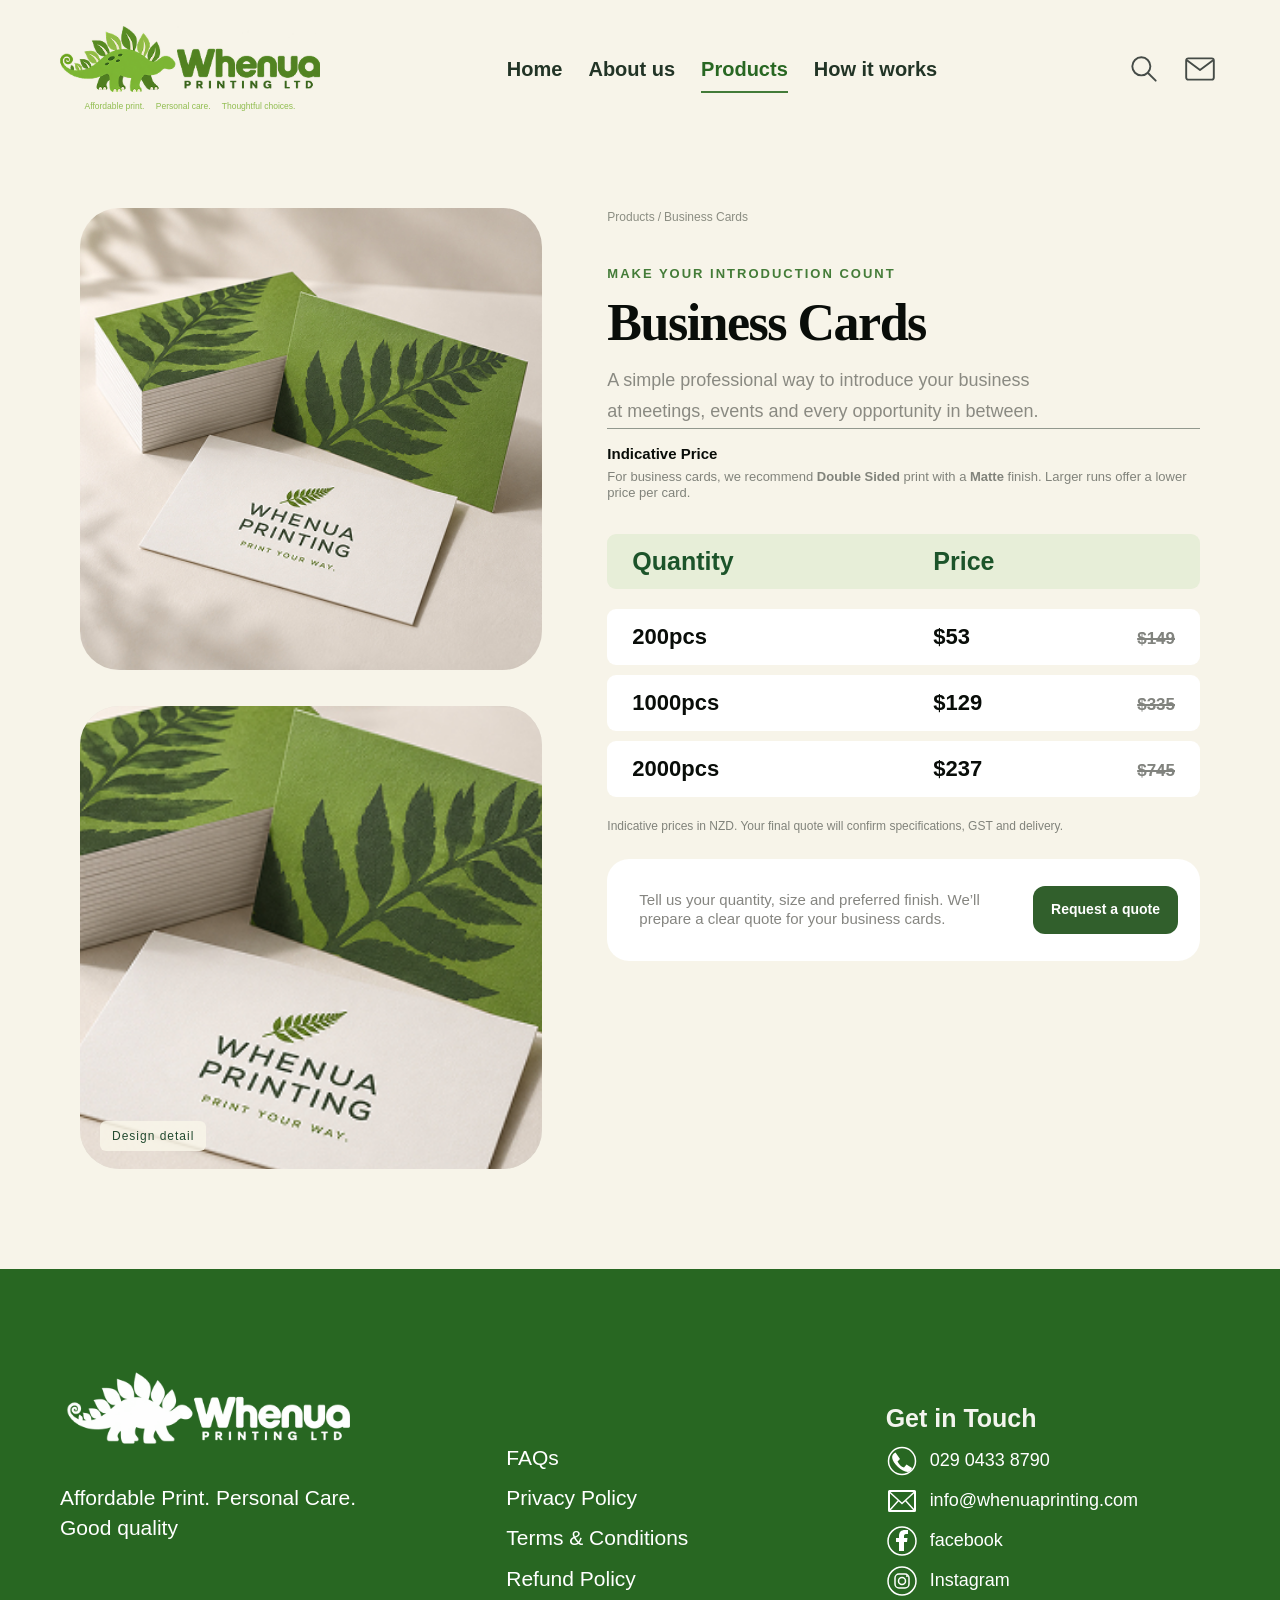
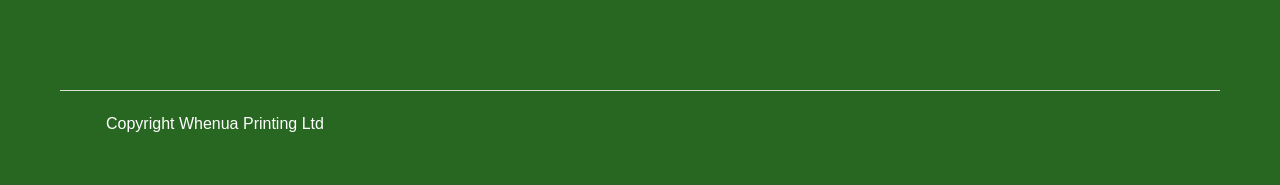
<file: business-cards.html>
<!doctype html>
<html lang="en">
  <head>
    <meta charset="UTF-8" />
    <meta name="viewport" content="width=device-width, initial-scale=1" />
    <title>Business Cards | Whenua Printing</title>
    <meta
      name="description"
      content="Explore Whenua Printing business cards, indicative pricing and personal quotes for your next project."
    />
    <meta name="theme-color" content="#397333" />
    <link rel="icon" href="assets/Image%20Logo.png" />
    <link rel="stylesheet" href="styles/home.css" />
    <link rel="stylesheet" href="styles/product.css?v=20261026-quote-card" />
    <link rel="stylesheet" href="styles/pricing.css" />
    <script src="scripts/navigation.js" defer></script>
    <script src="scripts/quote.js" defer></script>
    <script src="scripts/search.js" defer></script>
    <script src="scripts/product.js" defer></script>
    <link rel="stylesheet" href="styles/refinements.css?v=20261026-header" />
  </head>
  <body class="product-page price-page business-cards-page" data-quote-default="Business Cards">
    <a class="skip-link" href="#main">Skip to content</a>
    <header class="site-header">
      <div class="header-inner">
        <a class="brand-link" href="index.html" aria-label="Whenua Printing home"
          ><div class="logo-crop">
            <img src="assets/Comb%20Logo.png" alt="Whenua Printing Ltd" width="640" height="238" />
          </div>
          <div class="brand-tagline">
            Affordable print.　 Personal care.　 Thoughtful choices.
          </div></a
        >
        <nav class="desktop-nav" id="siteNav" aria-label="Main navigation">
          <a href="index.html">Home</a><a href="about.html">About us</a
          ><a href="products.html">Products</a><a href="how-it-works.html">How it works</a
          ><button
            class="mobile-search"
            type="button"
            aria-haspopup="dialog"
            aria-controls="searchDialog"
          >
            <svg viewBox="0 0 32 32" aria-hidden="true" focusable="false">
              <circle
                cx="13.5"
                cy="13.5"
                r="8.5"
                fill="none"
                stroke="currentColor"
                stroke-width="1.8"
              />
              <path
                d="m20 20 7 7"
                fill="none"
                stroke="currentColor"
                stroke-width="1.8"
                stroke-linecap="round"
              /></svg
            ><span>Search products</span>
          </button>
        </nav>
        <div class="header-actions">
          <button class="icon-button" id="searchButton" aria-label="Search products">
            <svg viewBox="0 0 32 32" aria-hidden="true" focusable="false">
              <circle
                cx="13.5"
                cy="13.5"
                r="8.5"
                fill="none"
                stroke="currentColor"
                stroke-width="1.8"
              />
              <path
                d="m20 20 7 7"
                fill="none"
                stroke="currentColor"
                stroke-width="1.8"
                stroke-linecap="round"
              />
            </svg></button
          ><a class="icon-button" href="quote.html?v=20261029-email-refresh" aria-label="Request a quote"
            ><svg viewBox="0 0 32 32" aria-hidden="true" focusable="false">
              <rect
                x="3"
                y="6"
                width="26"
                height="20"
                rx="2"
                fill="none"
                stroke="currentColor"
                stroke-width="1.8"
              />
              <path
                d="m4 8 12 9L28 8"
                fill="none"
                stroke="currentColor"
                stroke-width="1.8"
                stroke-linecap="round"
                stroke-linejoin="round"
              /></svg></a
          ><button
            class="icon-button menu-toggle"
            id="menuToggle"
            aria-label="Open navigation"
            aria-controls="siteNav"
            aria-expanded="false"
          >
            <svg viewBox="0 0 64 64" aria-hidden="true" focusable="false">
              <path
                d="M9 15h46M9 32h46M9 49h46"
                fill="none"
                stroke="currentColor"
                stroke-width="4"
              />
            </svg>
          </button>
        </div>
      </div>
    </header>
    <main id="main">
      <div class="product-layout">
        <div class="product-gallery" aria-label="Business Cards photographs">
          <button
            class="gallery-photo main-photo"
            data-zoom
            aria-label="Enlarge business cards photograph"
          >
            <img
              src="assets/business-cards.jpg"
              alt="Whenua Printing business cards with green fern artwork"
              width="488"
              height="488"
              fetchpriority="high"
            /><span class="photo-zoom-label">View image ⤢</span></button
          ><button
            class="gallery-photo detail-photo"
            data-zoom
            aria-label="Enlarge business card design detail"
          >
            <img
              src="assets/business-cards.jpg"
              alt="Detail of Whenua Printing business card artwork"
              width="488"
              height="488"
              loading="lazy"
            /><span class="detail-label">Design detail</span>
          </button>
        </div>
        <section class="product-information" aria-labelledby="productTitle">
          <nav class="breadcrumb" aria-label="Breadcrumb">
            <a href="products.html">Products</a><span aria-hidden="true">/</span
            ><span aria-current="page">Business Cards</span>
          </nav>
          <p class="product-eyebrow">MAKE YOUR INTRODUCTION COUNT</p>
          <h1 id="productTitle">Business Cards</h1>
          <p class="product-intro">
            A simple professional way to introduce your business<br class="desktop-break" />
            at meetings, events and every opportunity in between.
          </p>
          <div class="indicative-heading">Indicative Price</div>
          <p class="price-explainer">
            For business cards, we recommend <strong>Double Sided</strong> print with a
            <strong>Matte</strong> finish. Larger runs offer a lower price per card.
          </p>
          <div class="price-tables">
            <table class="price-table">
              <caption class="sr-only">
                Quantity indicative pricing in New Zealand dollars
              </caption>
              <thead>
                <tr>
                  <th scope="col">Quantity</th>
                  <th scope="col">Price</th>
                  <th scope="col"><span class="sr-only">Reference price</span></th>
                </tr>
              </thead>
              <tbody>
                <tr>
                  <td>
                    <button
                      class="price-choice quote-open"
                      data-quote-product="Business Cards"
                      data-quote-quantity="200"
                      data-quote-details="Double-sided business cards with matte finish. Please confirm size and turnaround."
                      aria-label="Request a quote for 200pcs"
                    >
                      200pcs
                    </button>
                  </td>
                  <td>$53</td>
                  <td><del aria-label="Reference price $149">$149</del></td>
                </tr>
                <tr>
                  <td>
                    <button
                      class="price-choice quote-open"
                      data-quote-product="Business Cards"
                      data-quote-quantity="1000"
                      data-quote-details="Double-sided business cards with matte finish. Please confirm size and turnaround."
                      aria-label="Request a quote for 1000pcs"
                    >
                      1000pcs
                    </button>
                  </td>
                  <td>$129</td>
                  <td><del aria-label="Reference price $335">$335</del></td>
                </tr>
                <tr>
                  <td>
                    <button
                      class="price-choice quote-open"
                      data-quote-product="Business Cards"
                      data-quote-quantity="2000"
                      data-quote-details="Double-sided business cards with matte finish. Please confirm size and turnaround."
                      aria-label="Request a quote for 2000pcs"
                    >
                      2000pcs
                    </button>
                  </td>
                  <td>$237</td>
                  <td><del aria-label="Reference price $745">$745</del></td>
                </tr>
              </tbody>
            </table>
          </div>
          <p class="pricing-note">
            Indicative prices in NZD. Your final quote will confirm specifications, GST and
            delivery.
          </p>
          <div class="product-quote" id="productQuote">
            <p>
              Tell us your quantity, size and preferred finish. We’ll prepare a clear quote for your
              business cards.
            </p>
            <button class="button quote-open" data-quote-product="Business Cards">
              Request a quote
            </button>
          </div>
        </section>
      </div>
    </main>
    <footer class="site-footer standard-footer">
      <div class="container">
        <div class="footer-grid">
          <div class="footer-brand-column">
            <a class="footer-brand" href="index.html" aria-label="Whenua Printing home"
              ><img
                class="footer-logo-image"
                src="assets/footer-logo.png"
                alt="Whenua Printing Ltd"
                width="393"
                height="131"
                loading="lazy"
            /></a>
            <p>Affordable Print. Personal Care.<br />Good quality</p>
          </div>
          <nav class="footer-column footer-policies" aria-label="Help and policies">
            <a href="index.html#faqs">FAQs</a
            ><a href="privacy-policy.html" data-policy="privacy">Privacy Policy</a
            ><a href="terms-and-conditions.html" data-policy="terms">Terms &amp; Conditions</a
            ><a href="refund-policy.html" data-policy="refund">Refund Policy</a>
          </nav>
          <div class="footer-column footer-contact">
            <h3>Get in Touch</h3>
            <a class="contact-link" href="tel:02904338790"
              ><svg viewBox="0 0 64 64" aria-hidden="true" focusable="false">
                <circle cx="32" cy="32" r="27" fill="none" stroke="currentColor" stroke-width="3" />
                <path
                  d="M19 15l9 13-5 5c4 7 7 10 13 12l5-6 11 7c-3 13-17 8-28-2C10 31 9 19 19 15"
                  fill="currentColor"
                /></svg
              ><span>029 0433 8790</span></a
            ><a class="contact-link" href="mailto:info@whenuaprinting.com"
              ><svg viewBox="0 0 64 64" aria-hidden="true" focusable="false">
                <rect
                  x="6"
                  y="12"
                  width="52"
                  height="40"
                  rx="1"
                  fill="none"
                  stroke="currentColor"
                  stroke-width="4"
                />
                <path
                  d="m7 14 25 23 25-23M7 51l18-20m32 20L39 31"
                  fill="none"
                  stroke="currentColor"
                  stroke-width="3"
                /></svg
              ><span>info@whenuaprinting.com</span></a
            ><span class="social-label"
              ><svg viewBox="0 0 32 32" aria-hidden="true">
                <circle
                  cx="16"
                  cy="16"
                  r="14"
                  fill="none"
                  stroke="currentColor"
                  stroke-width="1.5"
                />
                <path
                  d="M18 26V17h3l.5-4H18v-2c0-1 .5-2 2-2h2V5h-3c-4 0-6 2-6 6v2h-3v4h3v9Z"
                  fill="currentColor"
                /></svg
              ><span>facebook</span></span
            ><span class="social-label"
              ><svg viewBox="0 0 32 32" aria-hidden="true">
                <circle
                  cx="16"
                  cy="16"
                  r="14"
                  fill="none"
                  stroke="currentColor"
                  stroke-width="1.5"
                />
                <rect
                  x="9"
                  y="9"
                  width="14"
                  height="14"
                  rx="4"
                  fill="none"
                  stroke="currentColor"
                  stroke-width="1.5"
                />
                <circle
                  cx="16"
                  cy="16"
                  r="3.5"
                  fill="none"
                  stroke="currentColor"
                  stroke-width="1.5"
                />
                <circle cx="21" cy="11" r="1" fill="currentColor" /></svg
              ><span>Instagram</span></span
            >
          </div>
        </div>
        <div class="legal"><span>Copyright Whenua Printing Ltd</span></div>
      </div>
    </footer>
    <dialog id="quoteDialog" aria-labelledby="quoteTitle">
      <button class="dialog-close" type="button" data-close aria-label="Close enquiry">×</button>
      <h2 id="quoteTitle">Tell us what you need.</h2>
      <p>Tell us what you need and we’ll contact you by email or phone with a clear quote.</p>
      <form
        id="quoteForm"
        data-delivery="native"
        action="https://formsubmit.co/info@whenuaprinting.com"
        method="POST"
        target="_top"
      >
        <div class="form-field">
          <label for="name">Name</label
          ><input id="name" name="name" autocomplete="name" required maxlength="150" />
        </div>
        <div class="form-field">
          <label for="email">Email address</label
          ><input
            id="email"
            name="email"
            type="email"
            autocomplete="email"
            required
            maxlength="254"
          />
        </div>
        <div class="form-field">
          <label for="phone">Phone number</label
          ><input id="phone" name="phone" type="tel" autocomplete="tel" required maxlength="50" />
        </div>
        <div class="form-field">
          <label for="company">Company name</label
          ><input
            id="company"
            name="company"
            autocomplete="organization"
            required
            maxlength="200"
          />
        </div>
        <div class="form-field">
          <label for="product">Products</label
          ><select id="product" name="product" required>
            <option>Business Cards</option>
            <option>Flyers</option>
            <option>Pull up Banners</option>
            <option>Posters</option>
            <option>Name badges</option>
            <option>Something else</option>
          </select>
        </div>
        <div class="form-field">
          <label for="quantity">Quantity</label
          ><input
            id="quantity"
            name="quantity"
            type="number"
            min="1"
            max="1000000"
            step="1"
            required
          />
        </div>
        <div class="form-field">
          <label for="details">Project details (optional)</label
          ><textarea
            id="details"
            name="details"
            placeholder="Size, finish, preferred delivery date, or any questions"
            maxlength="5000"
          ></textarea>
        </div>
        <div class="form-honeypot" aria-hidden="true">
          <label for="website">Leave this field empty</label
          ><input id="website" name="_honey" tabindex="-1" autocomplete="off" />
        </div>
        <input type="hidden" name="_subject" value="New Whenua Printing quote enquiry" /><input
          type="hidden"
          name="_template"
          value="table"
        /><input
          type="hidden"
          name="_autoresponse"
          value="Kia ora,

Thank you for choosing Whenua Printing. We’ve received your quote request.

We’ll review your project details and contact you by email or phone to confirm the specifications, pricing and delivery options.

If you would like to add artwork or more information, email us at info@whenuaprinting.com. Please include your name and company so we can match it to your enquiry.

This is an acknowledgement of your enquiry, not an order confirmation or final quote.

Ngā mihi,
Whenua Printing
Affordable Print. Personal Care.
info@whenuaprinting.com
029 0433 8790"
        /><input
          type="hidden"
          name="_next"
          value="https://kimliumingyang.github.io/whenuaprinting/thank-you.html"
        />
        <div class="enquiry-actions">
          <button class="button" type="submit">Send enquiry</button
          ><button class="button button-secondary" type="button" id="copyEnquiry">
            Copy enquiry
          </button>
        </div>
        <p class="form-service-note">
          Your details are sent via FormSubmit to Whenua Printing. You may be asked to complete a
          quick verification. We’ll also send an acknowledgement to your email address.
        </p>
        <p id="emailStatus" role="status" aria-live="polite"></p>
        <div id="enquiryFallback" hidden>
          <label for="enquiryText"
            >Copy this message and email it to
            <a href="mailto:info@whenuaprinting.com">info@whenuaprinting.com</a></label
          ><textarea id="enquiryText" readonly></textarea>
        </div>
      </form>
    </dialog>
    <dialog id="searchDialog" aria-labelledby="searchTitle">
      <button class="dialog-close" type="button" data-close aria-label="Close search">×</button>
      <h2 id="searchTitle">Find your print.</h2>
      <div class="form-field">
        <label for="searchInput">Search products</label
        ><input
          id="searchInput"
          type="search"
          placeholder="Business cards, flyers, posters…"
          autocomplete="off"
        />
      </div>
      <ul class="search-results" id="searchResults" aria-label="Matching products"></ul>
      <p id="searchStatus" role="status"></p>
    </dialog>
    <dialog class="image-dialog" id="imageDialog" aria-label="Full-size product photograph">
      <button class="dialog-close" type="button" data-close aria-label="Close image">×</button
      ><img src="assets/business-cards.jpg" alt="Whenua Printing business cards" />
      <p>Whenua Printing · Business Cards</p>
    </dialog>
  </body>
</html>
</file>
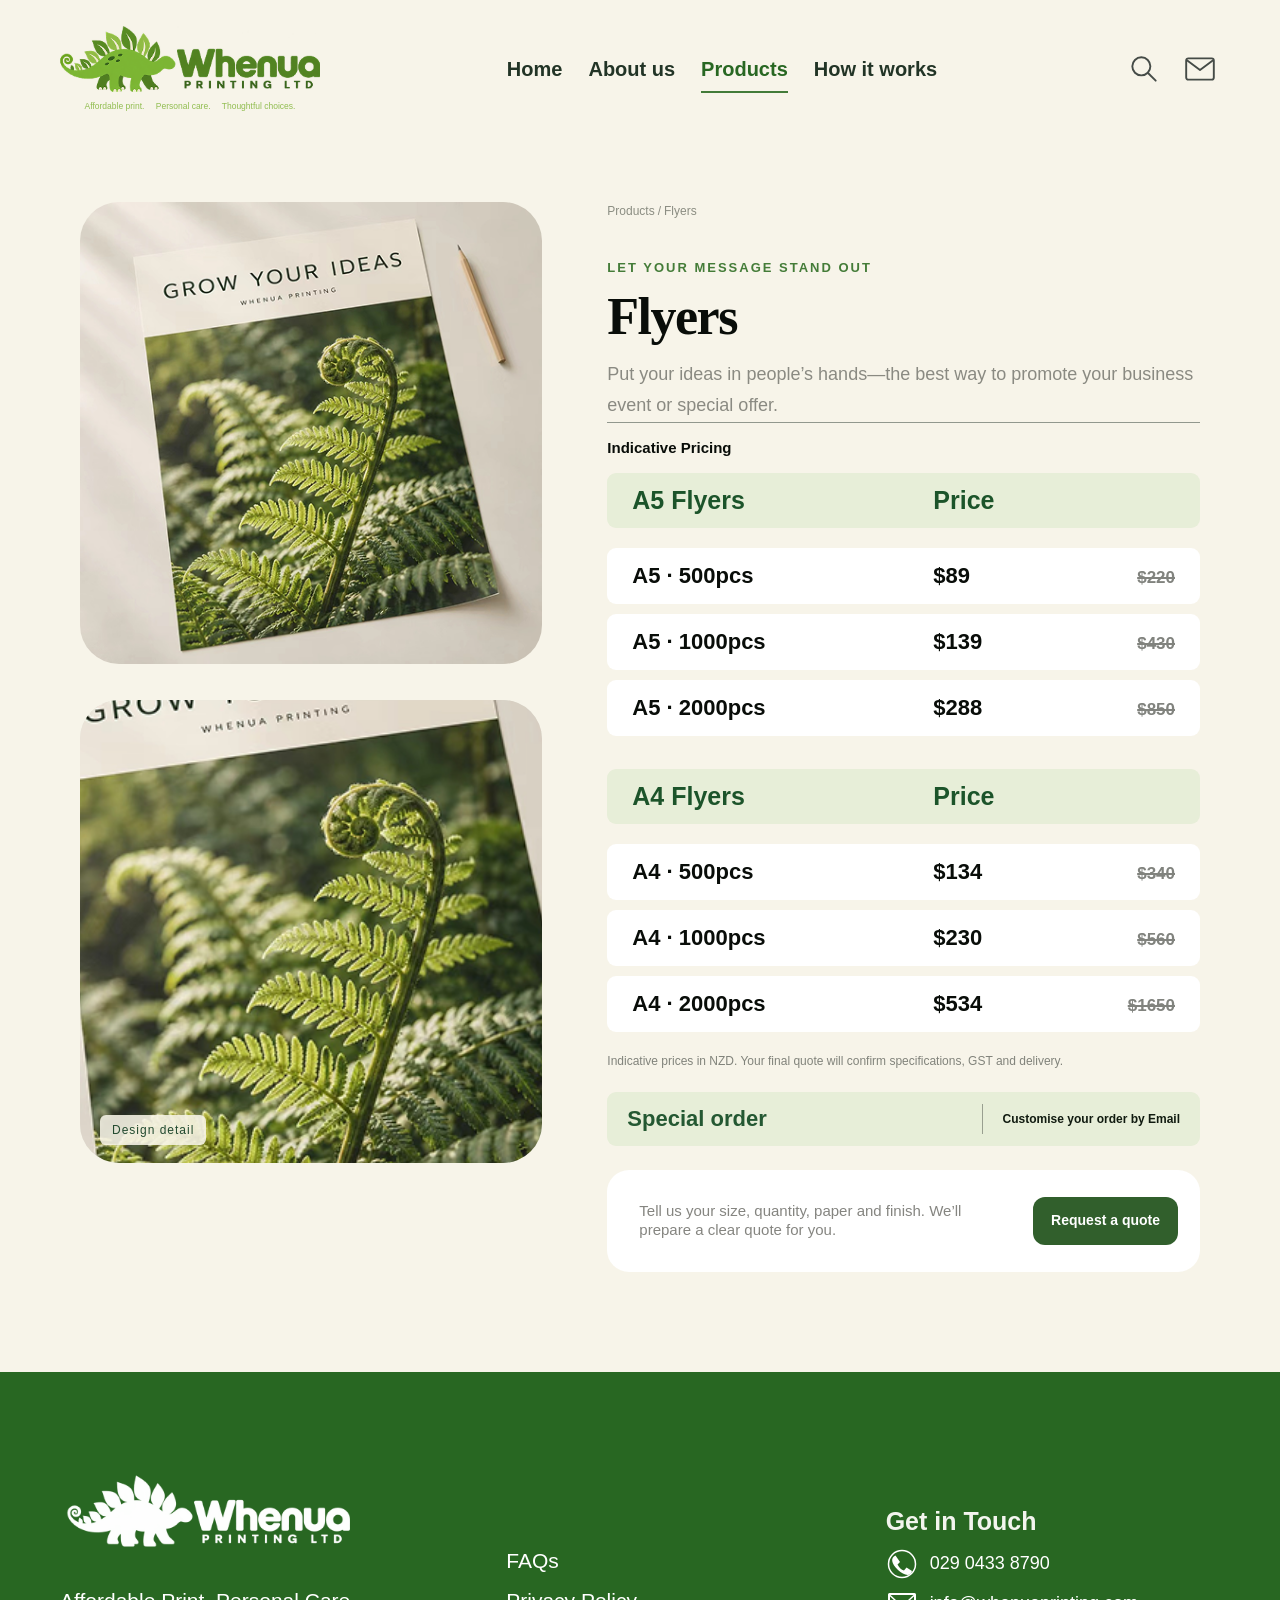
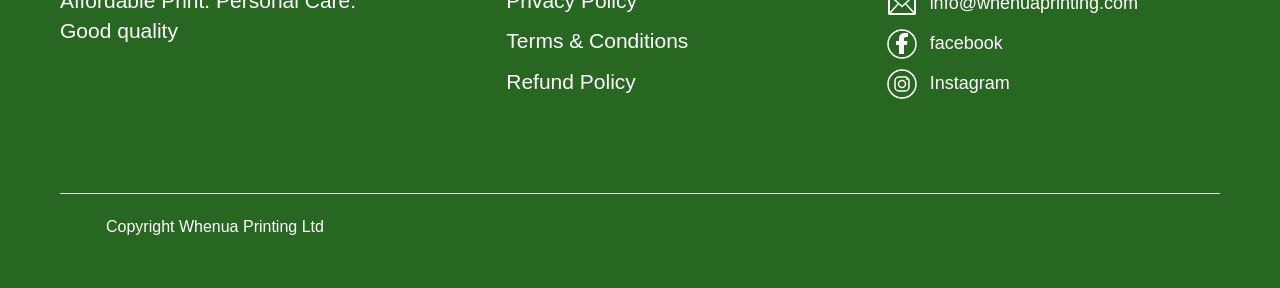
<file: flyers.html>
<!doctype html>
<html lang="en">
  <head>
    <meta charset="UTF-8" />
    <meta name="viewport" content="width=device-width, initial-scale=1" />
    <title>Flyers | Whenua Printing</title>
    <meta
      name="description"
      content="Explore Whenua Printing flyers, indicative pricing and personal quotes for your next project."
    />
    <meta name="theme-color" content="#397333" />
    <link rel="icon" href="assets/Image%20Logo.png" />
    <link rel="stylesheet" href="styles/home.css" />
    <link rel="stylesheet" href="styles/product.css?v=20261026-quote-card" />
    <link rel="stylesheet" href="styles/pricing.css" />
    <script src="scripts/navigation.js" defer></script>
    <script src="scripts/quote.js" defer></script>
    <script src="scripts/search.js" defer></script>
    <script src="scripts/product.js" defer></script>
    <link rel="stylesheet" href="styles/refinements.css?v=20261026-header" />
  </head>
  <body class="product-page price-page flyers-page" data-quote-default="Flyers">
    <a class="skip-link" href="#main">Skip to content</a>
    <header class="site-header">
      <div class="header-inner">
        <a class="brand-link" href="index.html" aria-label="Whenua Printing home"
          ><div class="logo-crop">
            <img src="assets/Comb%20Logo.png" alt="Whenua Printing Ltd" width="640" height="238" />
          </div>
          <div class="brand-tagline">
            Affordable print.　 Personal care.　 Thoughtful choices.
          </div></a
        >
        <nav class="desktop-nav" id="siteNav" aria-label="Main navigation">
          <a href="index.html">Home</a><a href="about.html">About us</a
          ><a href="products.html">Products</a><a href="how-it-works.html">How it works</a
          ><button
            class="mobile-search"
            type="button"
            aria-haspopup="dialog"
            aria-controls="searchDialog"
          >
            <svg viewBox="0 0 32 32" aria-hidden="true" focusable="false">
              <circle
                cx="13.5"
                cy="13.5"
                r="8.5"
                fill="none"
                stroke="currentColor"
                stroke-width="1.8"
              />
              <path
                d="m20 20 7 7"
                fill="none"
                stroke="currentColor"
                stroke-width="1.8"
                stroke-linecap="round"
              /></svg
            ><span>Search products</span>
          </button>
        </nav>
        <div class="header-actions">
          <button class="icon-button" id="searchButton" aria-label="Search products">
            <svg viewBox="0 0 32 32" aria-hidden="true" focusable="false">
              <circle
                cx="13.5"
                cy="13.5"
                r="8.5"
                fill="none"
                stroke="currentColor"
                stroke-width="1.8"
              />
              <path
                d="m20 20 7 7"
                fill="none"
                stroke="currentColor"
                stroke-width="1.8"
                stroke-linecap="round"
              />
            </svg></button
          ><a class="icon-button" href="quote.html?v=20261029-email-refresh" aria-label="Request a quote"
            ><svg viewBox="0 0 32 32" aria-hidden="true" focusable="false">
              <rect
                x="3"
                y="6"
                width="26"
                height="20"
                rx="2"
                fill="none"
                stroke="currentColor"
                stroke-width="1.8"
              />
              <path
                d="m4 8 12 9L28 8"
                fill="none"
                stroke="currentColor"
                stroke-width="1.8"
                stroke-linecap="round"
                stroke-linejoin="round"
              /></svg></a
          ><button
            class="icon-button menu-toggle"
            id="menuToggle"
            aria-label="Open navigation"
            aria-controls="siteNav"
            aria-expanded="false"
          >
            <svg viewBox="0 0 64 64" aria-hidden="true" focusable="false">
              <path
                d="M9 15h46M9 32h46M9 49h46"
                fill="none"
                stroke="currentColor"
                stroke-width="4"
              />
            </svg>
          </button>
        </div>
      </div>
    </header>
    <main id="main">
      <div class="product-layout">
        <div class="product-gallery" aria-label="Flyers photographs">
          <button class="gallery-photo main-photo" data-zoom aria-label="Enlarge flyers photograph">
            <img
              src="assets/flyers.jpg"
              alt="Whenua Printing flyers with green fern artwork"
              width="488"
              height="488"
              fetchpriority="high"
            /><span class="photo-zoom-label">View image ⤢</span></button
          ><button
            class="gallery-photo detail-photo"
            data-zoom
            aria-label="Enlarge flyer design detail"
          >
            <img
              src="assets/flyers.jpg"
              alt="Detail of Whenua Printing flyer artwork"
              width="488"
              height="488"
              loading="lazy"
            /><span class="detail-label">Design detail</span>
          </button>
        </div>
        <section class="product-information" aria-labelledby="productTitle">
          <nav class="breadcrumb" aria-label="Breadcrumb">
            <a href="products.html">Products</a><span aria-hidden="true">/</span
            ><span aria-current="page">Flyers</span>
          </nav>
          <p class="product-eyebrow">LET YOUR MESSAGE STAND OUT</p>
          <h1 id="productTitle">Flyers</h1>
          <p class="product-intro">
            Put your ideas in people’s hands—the best way to promote your business event or special
            offer.
          </p>
          <div class="indicative-heading">Indicative Pricing</div>
          <div class="price-tables">
            <table class="price-table">
              <caption class="sr-only">
                A5 flyers indicative prices in NZD
              </caption>
              <thead>
                <tr>
                  <th scope="col">A5 Flyers</th>
                  <th scope="col">Price</th>
                  <th scope="col"><span class="sr-only">Reference price</span></th>
                </tr>
              </thead>
              <tbody>
                <tr>
                  <td>
                    <button
                      class="price-choice quote-open"
                      data-quote-product="Flyers"
                      data-quote-quantity="500"
                      data-quote-details="A5 flyers. Please confirm paper, sides, finish and delivery."
                      aria-label="Request a quote for 500 A5 flyers"
                    >
                      A5 · 500pcs
                    </button>
                  </td>
                  <td>$89</td>
                  <td><del aria-label="Reference price $220">$220</del></td>
                </tr>
                <tr>
                  <td>
                    <button
                      class="price-choice quote-open"
                      data-quote-product="Flyers"
                      data-quote-quantity="1000"
                      data-quote-details="A5 flyers. Please confirm paper, sides, finish and delivery."
                      aria-label="Request a quote for 1000 A5 flyers"
                    >
                      A5 · 1000pcs
                    </button>
                  </td>
                  <td>$139</td>
                  <td><del aria-label="Reference price $430">$430</del></td>
                </tr>
                <tr>
                  <td>
                    <button
                      class="price-choice quote-open"
                      data-quote-product="Flyers"
                      data-quote-quantity="2000"
                      data-quote-details="A5 flyers. Please confirm paper, sides, finish and delivery."
                      aria-label="Request a quote for 2000 A5 flyers"
                    >
                      A5 · 2000pcs
                    </button>
                  </td>
                  <td>$288</td>
                  <td><del aria-label="Reference price $850">$850</del></td>
                </tr>
              </tbody>
            </table>
            <table class="price-table">
              <caption class="sr-only">
                A4 flyers indicative prices in NZD
              </caption>
              <thead>
                <tr>
                  <th scope="col">A4 Flyers</th>
                  <th scope="col">Price</th>
                  <th scope="col"><span class="sr-only">Reference price</span></th>
                </tr>
              </thead>
              <tbody>
                <tr>
                  <td>
                    <button
                      class="price-choice quote-open"
                      data-quote-product="Flyers"
                      data-quote-quantity="500"
                      data-quote-details="A4 flyers. Please confirm paper, sides, finish and delivery."
                      aria-label="Request a quote for 500 A4 flyers"
                    >
                      A4 · 500pcs
                    </button>
                  </td>
                  <td>$134</td>
                  <td><del aria-label="Reference price $340">$340</del></td>
                </tr>
                <tr>
                  <td>
                    <button
                      class="price-choice quote-open"
                      data-quote-product="Flyers"
                      data-quote-quantity="1000"
                      data-quote-details="A4 flyers. Please confirm paper, sides, finish and delivery."
                      aria-label="Request a quote for 1000 A4 flyers"
                    >
                      A4 · 1000pcs
                    </button>
                  </td>
                  <td>$230</td>
                  <td><del aria-label="Reference price $560">$560</del></td>
                </tr>
                <tr>
                  <td>
                    <button
                      class="price-choice quote-open"
                      data-quote-product="Flyers"
                      data-quote-quantity="2000"
                      data-quote-details="A4 flyers. Please confirm paper, sides, finish and delivery."
                      aria-label="Request a quote for 2000 A4 flyers"
                    >
                      A4 · 2000pcs
                    </button>
                  </td>
                  <td>$534</td>
                  <td><del aria-label="Reference price $1650">$1650</del></td>
                </tr>
              </tbody>
            </table>
          </div>
          <p class="pricing-note">
            Indicative prices in NZD. Your final quote will confirm specifications, GST and
            delivery.
          </p>
          <div class="pricing-special">
            <strong>Special order</strong
            ><button class="quote-open" data-quote-product="Flyers">
              Customise your order by Email
            </button>
          </div>
          <div class="product-quote" id="productQuote">
            <p>
              Tell us your size, quantity, paper and finish. We’ll prepare a clear quote for you.
            </p>
            <button class="button quote-open" data-quote-product="Flyers">Request a quote</button>
          </div>
        </section>
      </div>
    </main>
    <footer class="site-footer standard-footer">
      <div class="container">
        <div class="footer-grid">
          <div class="footer-brand-column">
            <a class="footer-brand" href="index.html" aria-label="Whenua Printing home"
              ><img
                class="footer-logo-image"
                src="assets/footer-logo.png"
                alt="Whenua Printing Ltd"
                width="393"
                height="131"
                loading="lazy"
            /></a>
            <p>Affordable Print. Personal Care.<br />Good quality</p>
          </div>
          <nav class="footer-column footer-policies" aria-label="Help and policies">
            <a href="index.html#faqs">FAQs</a
            ><a href="privacy-policy.html" data-policy="privacy">Privacy Policy</a
            ><a href="terms-and-conditions.html" data-policy="terms">Terms &amp; Conditions</a
            ><a href="refund-policy.html" data-policy="refund">Refund Policy</a>
          </nav>
          <div class="footer-column footer-contact">
            <h3>Get in Touch</h3>
            <a class="contact-link" href="tel:02904338790"
              ><svg viewBox="0 0 64 64" aria-hidden="true" focusable="false">
                <circle cx="32" cy="32" r="27" fill="none" stroke="currentColor" stroke-width="3" />
                <path
                  d="M19 15l9 13-5 5c4 7 7 10 13 12l5-6 11 7c-3 13-17 8-28-2C10 31 9 19 19 15"
                  fill="currentColor"
                /></svg
              ><span>029 0433 8790</span></a
            ><a class="contact-link" href="mailto:info@whenuaprinting.com"
              ><svg viewBox="0 0 64 64" aria-hidden="true" focusable="false">
                <rect
                  x="6"
                  y="12"
                  width="52"
                  height="40"
                  rx="1"
                  fill="none"
                  stroke="currentColor"
                  stroke-width="4"
                />
                <path
                  d="m7 14 25 23 25-23M7 51l18-20m32 20L39 31"
                  fill="none"
                  stroke="currentColor"
                  stroke-width="3"
                /></svg
              ><span>info@whenuaprinting.com</span></a
            ><span class="social-label"
              ><svg viewBox="0 0 32 32" aria-hidden="true">
                <circle
                  cx="16"
                  cy="16"
                  r="14"
                  fill="none"
                  stroke="currentColor"
                  stroke-width="1.5"
                />
                <path
                  d="M18 26V17h3l.5-4H18v-2c0-1 .5-2 2-2h2V5h-3c-4 0-6 2-6 6v2h-3v4h3v9Z"
                  fill="currentColor"
                /></svg
              ><span>facebook</span></span
            ><span class="social-label"
              ><svg viewBox="0 0 32 32" aria-hidden="true">
                <circle
                  cx="16"
                  cy="16"
                  r="14"
                  fill="none"
                  stroke="currentColor"
                  stroke-width="1.5"
                />
                <rect
                  x="9"
                  y="9"
                  width="14"
                  height="14"
                  rx="4"
                  fill="none"
                  stroke="currentColor"
                  stroke-width="1.5"
                />
                <circle
                  cx="16"
                  cy="16"
                  r="3.5"
                  fill="none"
                  stroke="currentColor"
                  stroke-width="1.5"
                />
                <circle cx="21" cy="11" r="1" fill="currentColor" /></svg
              ><span>Instagram</span></span
            >
          </div>
        </div>
        <div class="legal"><span>Copyright Whenua Printing Ltd</span></div>
      </div>
    </footer>
    <dialog id="quoteDialog" aria-labelledby="quoteTitle">
      <button class="dialog-close" type="button" data-close aria-label="Close enquiry">×</button>
      <h2 id="quoteTitle">Tell us what you need.</h2>
      <p>Tell us what you need and we’ll contact you by email or phone with a clear quote.</p>
      <form
        id="quoteForm"
        data-delivery="native"
        action="https://formsubmit.co/info@whenuaprinting.com"
        method="POST"
        target="_top"
      >
        <div class="form-field">
          <label for="name">Name</label
          ><input id="name" name="name" autocomplete="name" required maxlength="150" />
        </div>
        <div class="form-field">
          <label for="email">Email address</label
          ><input
            id="email"
            name="email"
            type="email"
            autocomplete="email"
            required
            maxlength="254"
          />
        </div>
        <div class="form-field">
          <label for="phone">Phone number</label
          ><input id="phone" name="phone" type="tel" autocomplete="tel" required maxlength="50" />
        </div>
        <div class="form-field">
          <label for="company">Company name</label
          ><input
            id="company"
            name="company"
            autocomplete="organization"
            required
            maxlength="200"
          />
        </div>
        <div class="form-field">
          <label for="product">Products</label
          ><select id="product" name="product" required>
            <option>Business Cards</option>
            <option>Flyers</option>
            <option>Pull up Banners</option>
            <option>Posters</option>
            <option>Name badges</option>
            <option>Something else</option>
          </select>
        </div>
        <div class="form-field">
          <label for="quantity">Quantity</label
          ><input
            id="quantity"
            name="quantity"
            type="number"
            min="1"
            max="1000000"
            step="1"
            required
          />
        </div>
        <div class="form-field">
          <label for="details">Project details (optional)</label
          ><textarea
            id="details"
            name="details"
            placeholder="Size, finish, preferred delivery date, or any questions"
            maxlength="5000"
          ></textarea>
        </div>
        <div class="form-honeypot" aria-hidden="true">
          <label for="website">Leave this field empty</label
          ><input id="website" name="_honey" tabindex="-1" autocomplete="off" />
        </div>
        <input type="hidden" name="_subject" value="New Whenua Printing quote enquiry" /><input
          type="hidden"
          name="_template"
          value="table"
        /><input
          type="hidden"
          name="_autoresponse"
          value="Kia ora,

Thank you for choosing Whenua Printing. We’ve received your quote request.

We’ll review your project details and contact you by email or phone to confirm the specifications, pricing and delivery options.

If you would like to add artwork or more information, email us at info@whenuaprinting.com. Please include your name and company so we can match it to your enquiry.

This is an acknowledgement of your enquiry, not an order confirmation or final quote.

Ngā mihi,
Whenua Printing
Affordable Print. Personal Care.
info@whenuaprinting.com
029 0433 8790"
        /><input
          type="hidden"
          name="_next"
          value="https://kimliumingyang.github.io/whenuaprinting/thank-you.html"
        />
        <div class="enquiry-actions">
          <button class="button" type="submit">Send enquiry</button
          ><button class="button button-secondary" type="button" id="copyEnquiry">
            Copy enquiry
          </button>
        </div>
        <p class="form-service-note">
          Your details are sent via FormSubmit to Whenua Printing. You may be asked to complete a
          quick verification. We’ll also send an acknowledgement to your email address.
        </p>
        <p id="emailStatus" role="status" aria-live="polite"></p>
        <div id="enquiryFallback" hidden>
          <label for="enquiryText"
            >Copy this message and email it to
            <a href="mailto:info@whenuaprinting.com">info@whenuaprinting.com</a></label
          ><textarea id="enquiryText" readonly></textarea>
        </div>
      </form>
    </dialog>
    <dialog id="searchDialog" aria-labelledby="searchTitle">
      <button class="dialog-close" type="button" data-close aria-label="Close search">×</button>
      <h2 id="searchTitle">Find your print.</h2>
      <div class="form-field">
        <label for="searchInput">Search products</label
        ><input
          id="searchInput"
          type="search"
          placeholder="Flyers, flyers, posters…"
          autocomplete="off"
        />
      </div>
      <ul class="search-results" id="searchResults" aria-label="Matching products"></ul>
      <p id="searchStatus" role="status"></p>
    </dialog>
    <dialog class="image-dialog" id="imageDialog" aria-label="Full-size product photograph">
      <button class="dialog-close" type="button" data-close aria-label="Close image">×</button
      ><img src="assets/flyers.jpg" alt="Whenua Printing flyers" />
      <p>Whenua Printing · Flyers</p>
    </dialog>
  </body>
</html>
</file>
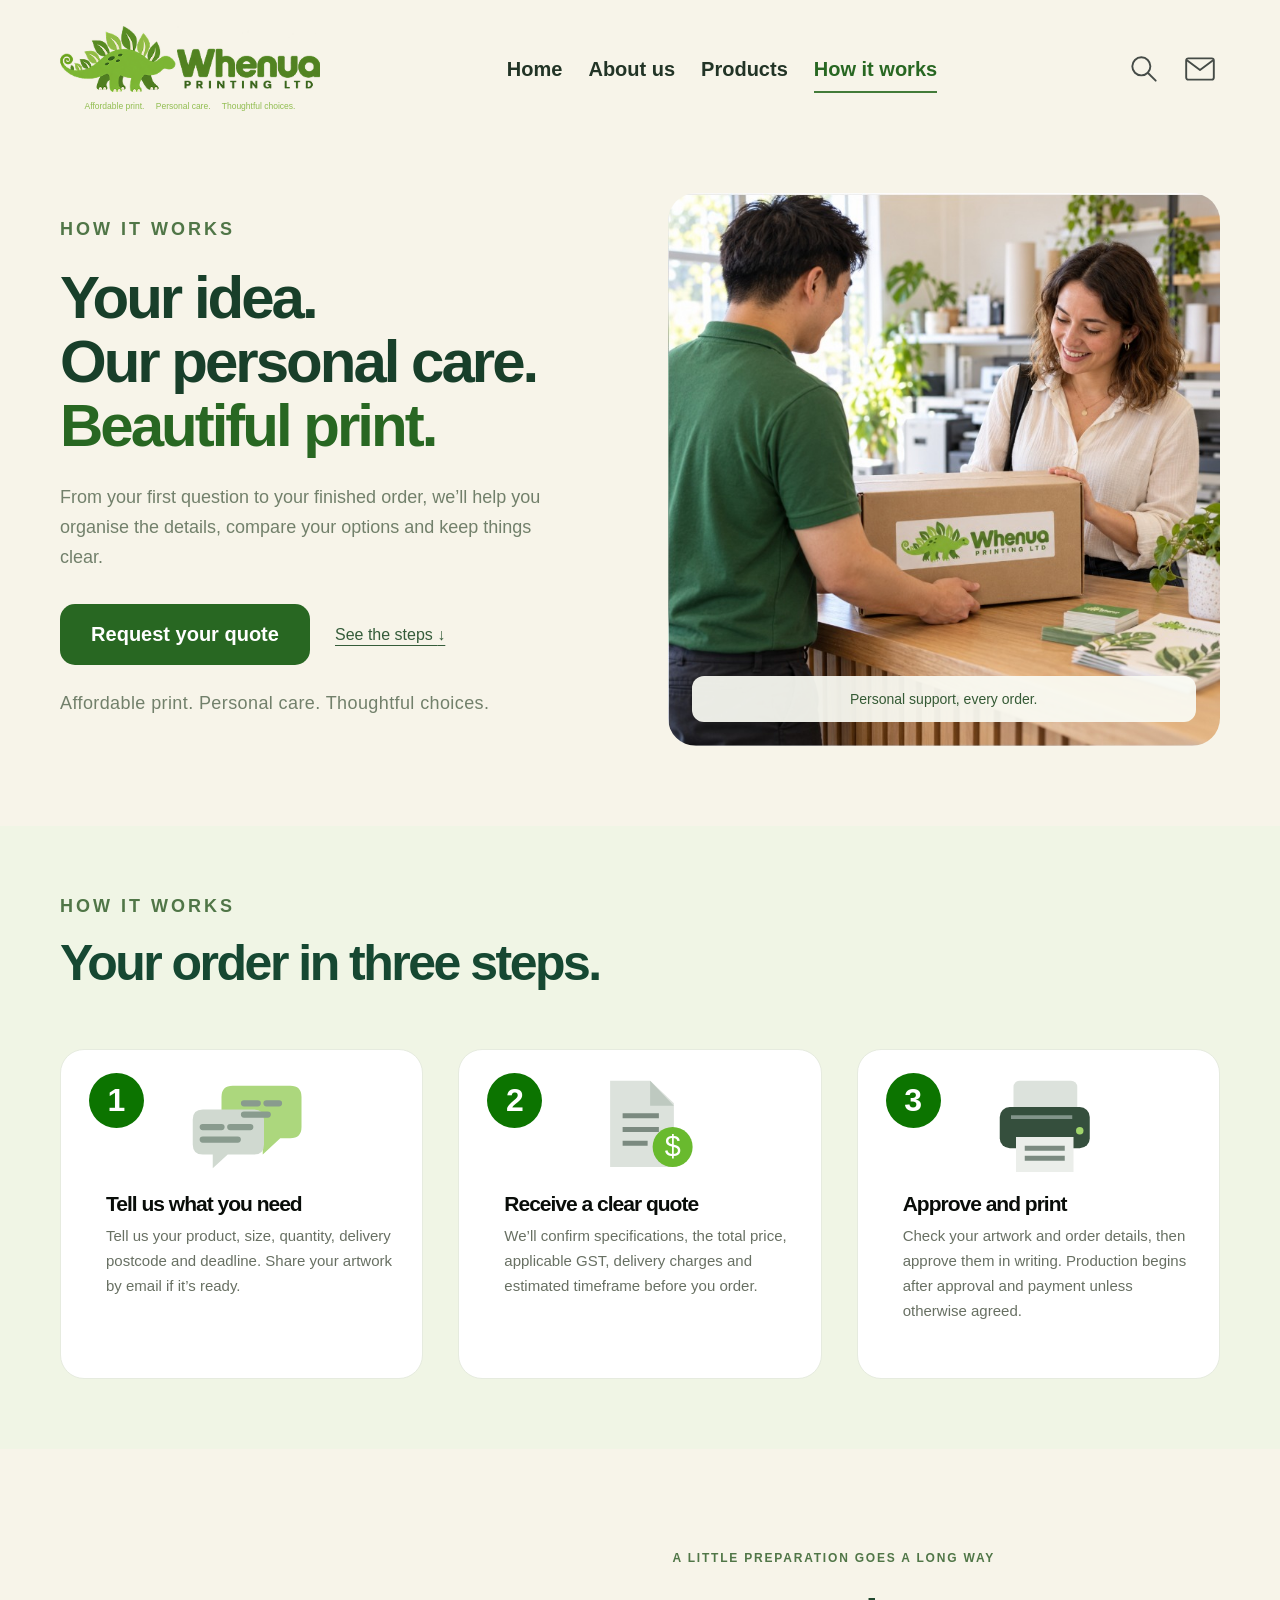
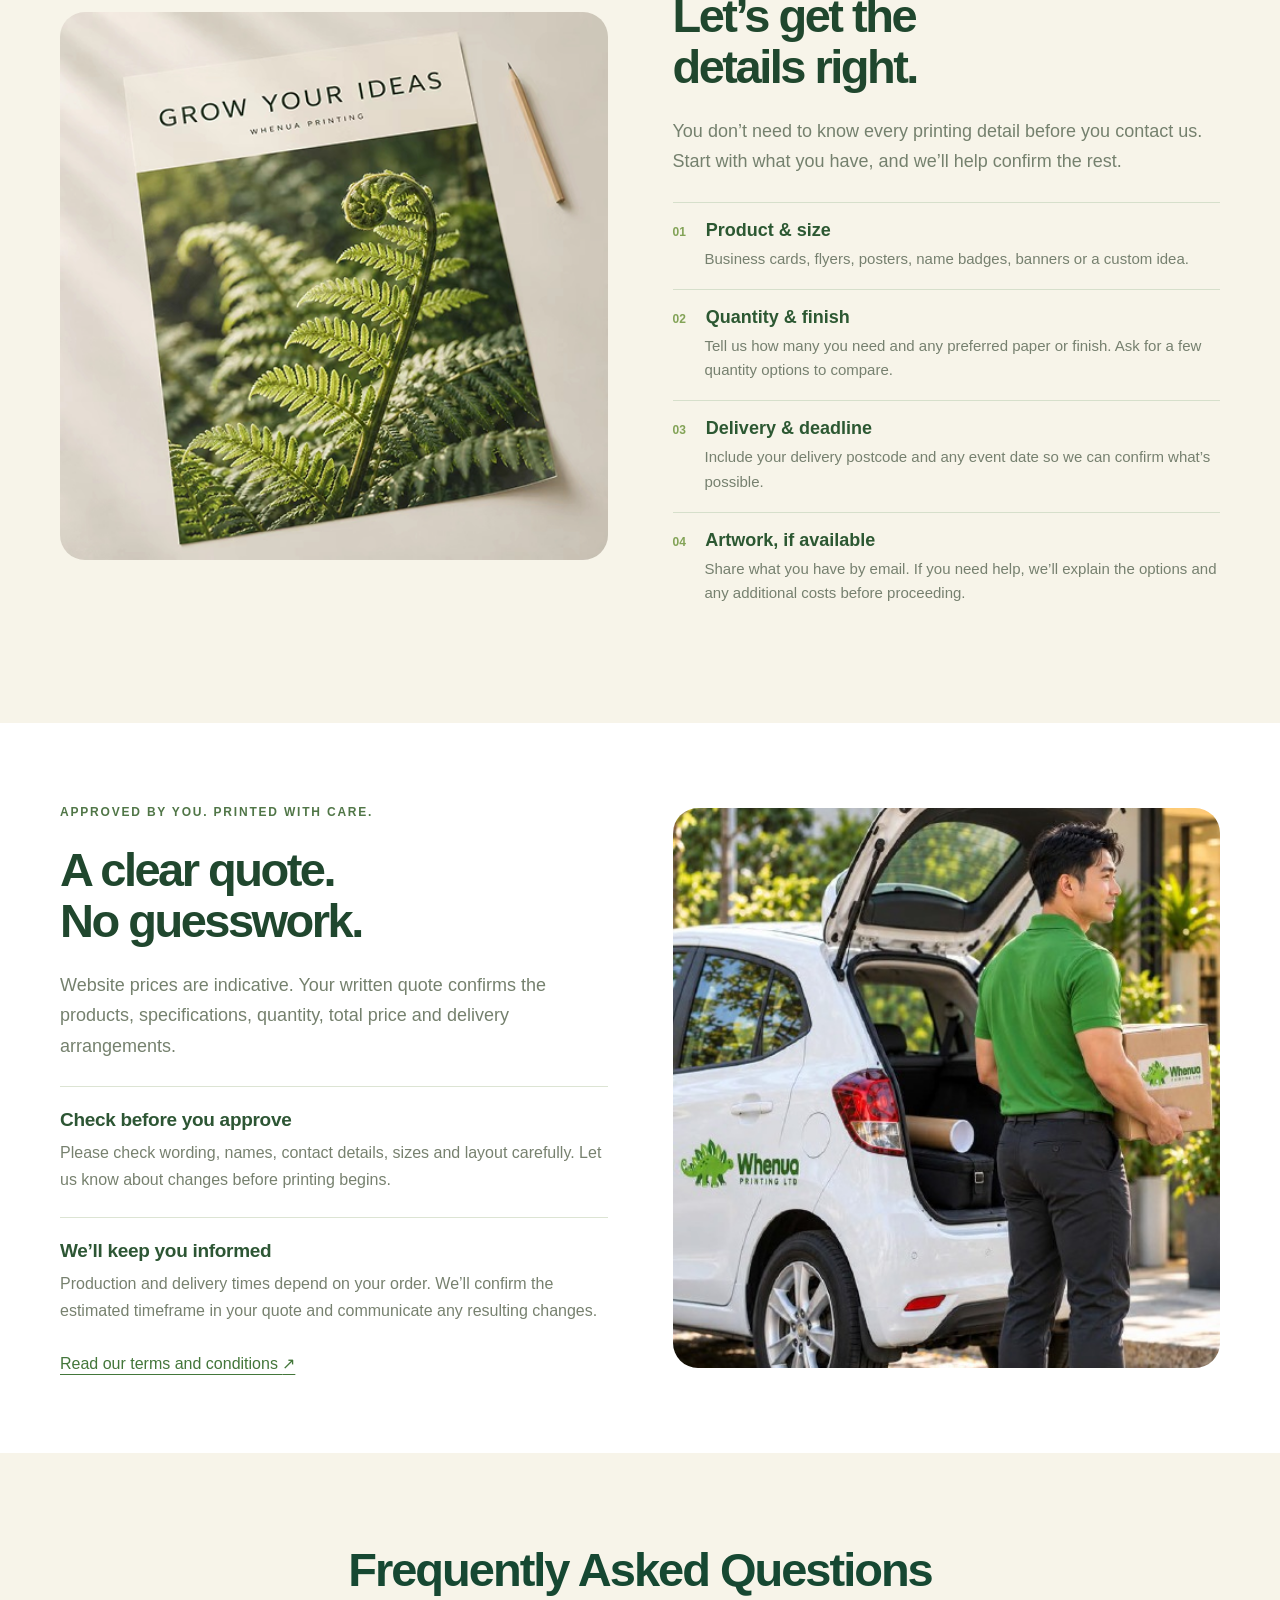
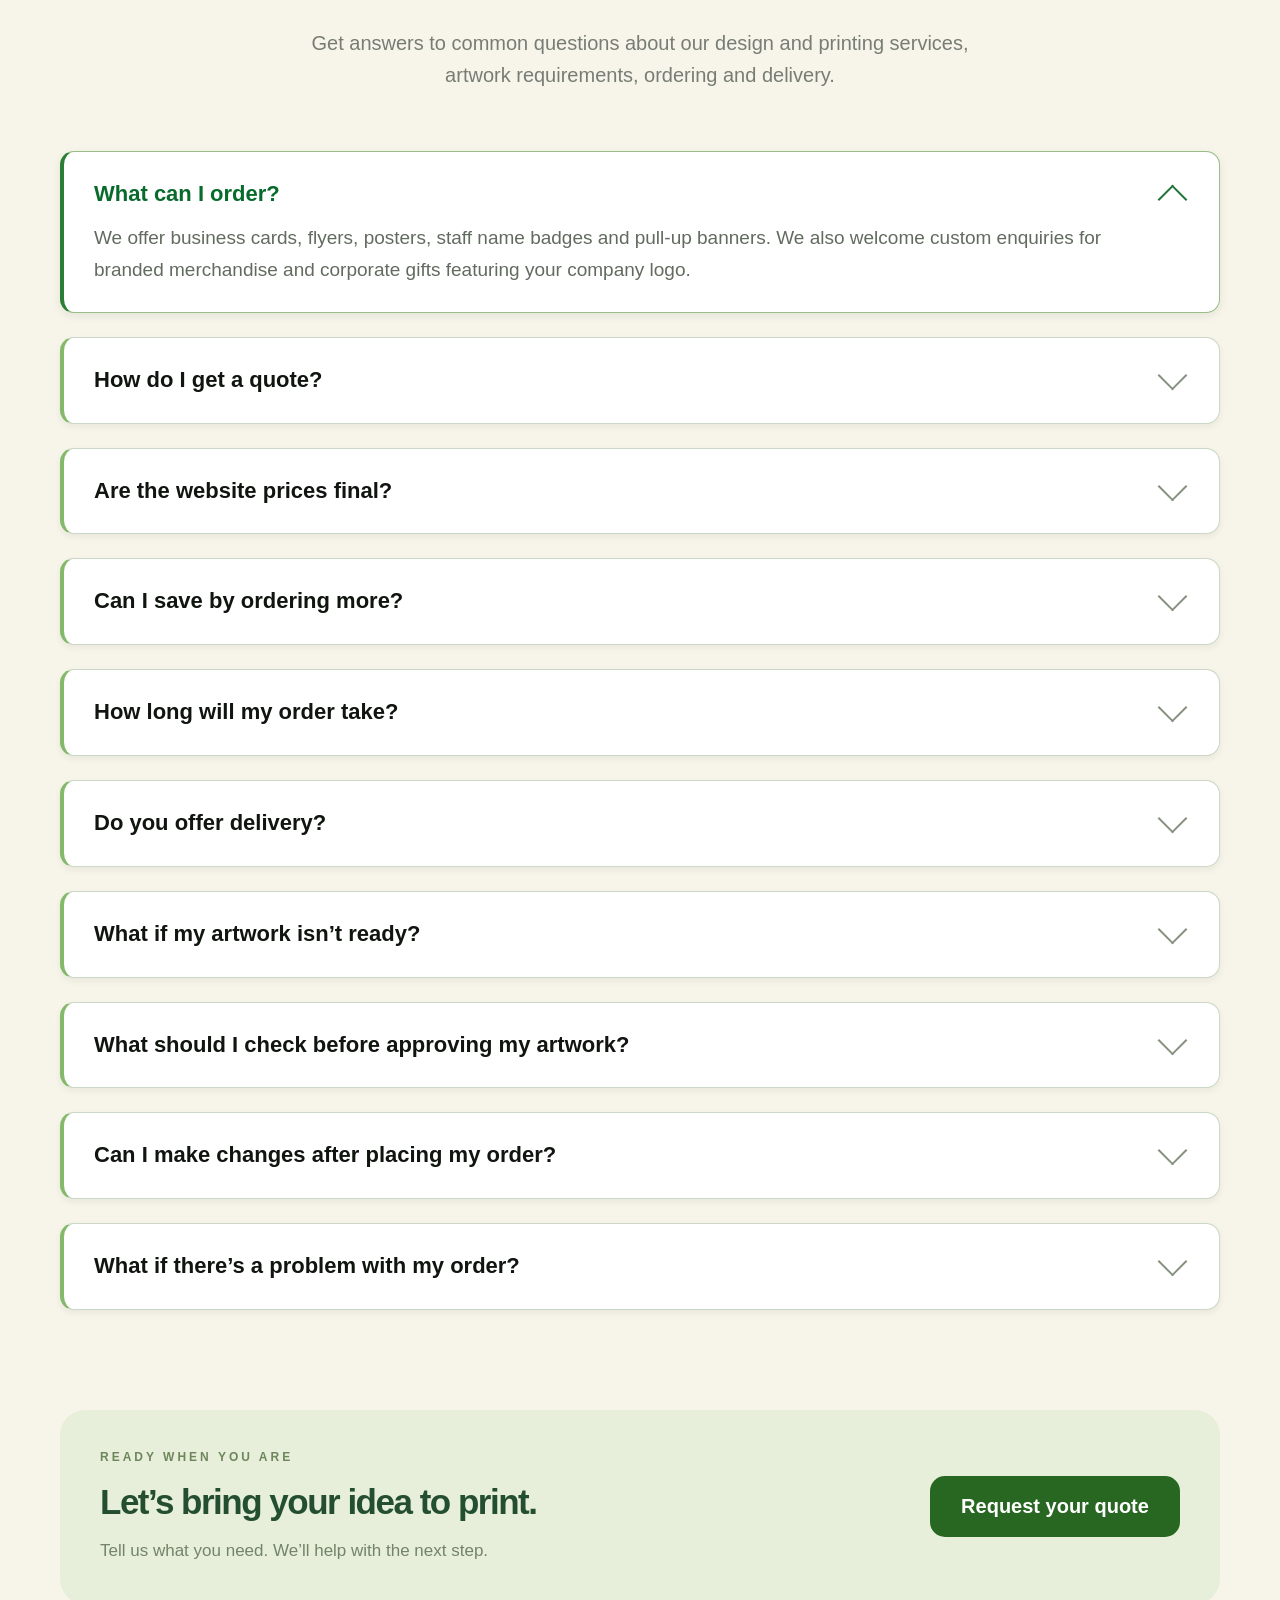
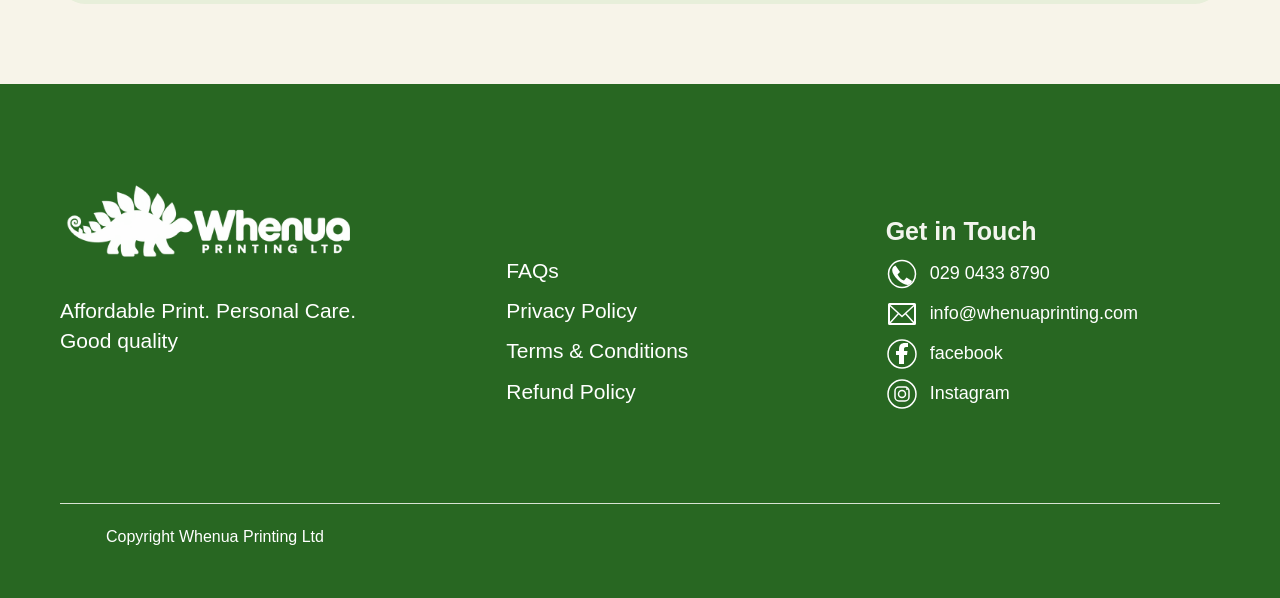
<file: how-it-works.html>
<!doctype html>
<html lang="en">
  <head>
    <meta charset="UTF-8" />
    <meta name="viewport" content="width=device-width,initial-scale=1" />
    <title>How It Works | Whenua Printing</title>
    <meta
      name="description"
      content="From first enquiry to your finished print order: learn how Whenua Printing handles quotes, artwork approval, production and delivery."
    />
    <meta name="theme-color" content="#286722" />
    <link rel="icon" href="assets/Image%20Logo.png" />
    <link rel="stylesheet" href="styles/home.css" />
    <link rel="stylesheet" href="styles/how-it-works.css" />
    <script src="scripts/navigation.js" defer></script>
    <script src="scripts/quote.js" defer></script>
    <script src="scripts/search.js" defer></script>
    <link rel="stylesheet" href="styles/refinements.css?v=20261026-header" />
  </head>
  <body class="process-page" data-quote-default="Something else">
    <a class="skip-link" href="#main">Skip to content</a>
    <header class="site-header">
      <div class="header-inner">
        <a class="brand-link" href="index.html" aria-label="Whenua Printing home"
          ><div class="logo-crop">
            <img src="assets/Comb%20Logo.png" alt="Whenua Printing Ltd" width="640" height="238" />
          </div>
          <div class="brand-tagline">
            Affordable print.　 Personal care.　 Thoughtful choices.
          </div></a
        >
        <nav class="desktop-nav" id="siteNav" aria-label="Main navigation">
          <a href="index.html">Home</a><a href="about.html">About us</a
          ><a href="products.html">Products</a
          ><a href="how-it-works.html" aria-current="page">How it works</a
          ><button
            class="mobile-search"
            type="button"
            aria-haspopup="dialog"
            aria-controls="searchDialog"
          >
            <svg viewBox="0 0 32 32" aria-hidden="true" focusable="false">
              <circle
                cx="13.5"
                cy="13.5"
                r="8.5"
                fill="none"
                stroke="currentColor"
                stroke-width="1.8"
              />
              <path
                d="m20 20 7 7"
                fill="none"
                stroke="currentColor"
                stroke-width="1.8"
                stroke-linecap="round"
              /></svg
            ><span>Search products</span>
          </button>
        </nav>
        <div class="header-actions">
          <button class="icon-button" id="searchButton" aria-label="Search products">
            <svg viewBox="0 0 32 32" aria-hidden="true" focusable="false">
              <circle
                cx="13.5"
                cy="13.5"
                r="8.5"
                fill="none"
                stroke="currentColor"
                stroke-width="1.8"
              />
              <path
                d="m20 20 7 7"
                fill="none"
                stroke="currentColor"
                stroke-width="1.8"
                stroke-linecap="round"
              />
            </svg></button
          ><a class="icon-button" href="quote.html?v=20261029-email-refresh" aria-label="Request a quote"
            ><svg viewBox="0 0 32 32" aria-hidden="true" focusable="false">
              <rect
                x="3"
                y="6"
                width="26"
                height="20"
                rx="2"
                fill="none"
                stroke="currentColor"
                stroke-width="1.8"
              />
              <path
                d="m4 8 12 9L28 8"
                fill="none"
                stroke="currentColor"
                stroke-width="1.8"
                stroke-linecap="round"
                stroke-linejoin="round"
              /></svg></a
          ><button
            class="icon-button menu-toggle"
            id="menuToggle"
            aria-label="Open navigation"
            aria-controls="siteNav"
            aria-expanded="false"
          >
            <svg viewBox="0 0 64 64" aria-hidden="true" focusable="false">
              <path
                d="M9 15h46M9 32h46M9 49h46"
                fill="none"
                stroke="currentColor"
                stroke-width="4"
              />
            </svg>
          </button>
        </div>
      </div>
    </header>
    <main id="main">
      <section class="process-hero" aria-labelledby="processTitle">
        <div class="process-hero-copy">
          <p class="eyebrow">HOW IT WORKS</p>
          <h1 id="processTitle">
            Your idea.<br />Our personal care.<br /><span>Beautiful print.</span>
          </h1>
          <p>
            From your first question to your finished order, we’ll help you organise the details,
            compare your options and keep things clear.
          </p>
          <div class="process-actions">
            <button class="button quote-open" type="button">Request your quote</button
            ><a href="#steps">See the steps <span aria-hidden="true">↓</span></a>
          </div>
          <p class="process-caption">Affordable print. Personal care. Thoughtful choices.</p>
        </div>
        <div class="process-hero-image">
          <img
            src="assets/about-service.jpg"
            alt="A Whenua Printing team member handing a printed order to a customer"
            width="751"
            height="755"
            fetchpriority="high"
          /><span class="process-image-note">Personal support, every order.</span>
        </div>
      </section>
      <section class="how-section" id="steps" aria-labelledby="stepsTitle">
        <div class="container">
          <p class="eyebrow">HOW IT WORKS</p>
          <h2 id="stepsTitle">Your order in three steps.</h2>
          <div class="steps">
            <article class="step">
              <span class="step-number">1</span>
              <div class="step-art">
                <svg viewBox="-8 0 100 80" aria-hidden="true" focusable="false">
                  <path
                    d="M29 7h46q9 0 9 9v24q0 9-9 9h-8L53 62V49H29q-9 0-9-9V16q0-9 9-9"
                    fill="#acd77d"
                  />
                  <path
                    d="M5 26h41q8 0 8 8v20q0 8-8 8H25L13 73V62H5q-8 0-8-8V34q0-8 8-8"
                    fill="#d0d9d0"
                  />
                  <path
                    d="M5 40h15m7 0h16M5 50h28m5-29h11m7 0h10m-28 9h19"
                    stroke="#899b8e"
                    stroke-width="5"
                    stroke-linecap="round"
                  />
                </svg>
              </div>
              <h3>Tell us what you need</h3>
              <p>
                Tell us your product, size, quantity, delivery postcode and deadline. Share your
                artwork by email if it’s ready.
              </p>
            </article>
            <article class="step">
              <span class="step-number">2</span>
              <div class="step-art">
                <svg viewBox="0 0 95 80" aria-hidden="true" focusable="false">
                  <path d="M18 3h32l19 18v51H18Z" fill="#dce2dc" />
                  <path d="M50 3v20h19" fill="#bec9c0" />
                  <path d="M28 31h29M28 42h29M28 53h20" stroke="#7b8a80" stroke-width="4" />
                  <circle cx="68" cy="56" r="16" fill="#69ba2e" />
                  <text
                    x="68"
                    y="63"
                    fill="white"
                    text-anchor="middle"
                    font-size="23"
                    font-family="Arial"
                  >
                    $
                  </text>
                </svg>
              </div>
              <h3>Receive a clear quote</h3>
              <p>
                We’ll confirm specifications, the total price, applicable GST, delivery charges and
                estimated timeframe before you order.
              </p>
            </article>
            <article class="step">
              <span class="step-number">3</span>
              <div class="step-art">
                <svg viewBox="0 0 100 80" aria-hidden="true" focusable="false">
                  <rect x="24" y="3" width="51" height="26" rx="5" fill="#dce2dc" />
                  <rect x="13" y="24" width="72" height="33" rx="8" fill="#354f3d" />
                  <path d="M22 32h49" stroke="#82948a" stroke-width="3" />
                  <circle cx="77" cy="43" r="3" fill="#a1d66c" />
                  <path d="M26 48h46v28H26Z" fill="#ebeeea" />
                  <path d="M33 57h32m-32 8h32" stroke="#7b8a80" stroke-width="4" />
                </svg>
              </div>
              <h3>Approve and print</h3>
              <p>
                Check your artwork and order details, then approve them in writing. Production
                begins after approval and payment unless otherwise agreed.
              </p>
            </article>
          </div>
        </div>
      </section>
      <section class="preparation-section" aria-labelledby="prepareTitle">
        <div class="process-split">
          <div class="preparation-image">
            <img
              src="assets/flyers.jpg"
              alt="Whenua Printing fern flyer with Grow Your Ideas artwork"
              width="488"
              height="488"
              loading="lazy"
            />
          </div>
          <div class="preparation-copy">
            <p class="eyebrow">A LITTLE PREPARATION GOES A LONG WAY</p>
            <h2 id="prepareTitle">Let’s get the<br />details right.</h2>
            <p>
              You don’t need to know every printing detail before you contact us. Start with what
              you have, and we’ll help confirm the rest.
            </p>
            <dl class="preparation-list">
              <div>
                <dt><span>01</span> Product &amp; size</dt>
                <dd>Business cards, flyers, posters, name badges, banners or a custom idea.</dd>
              </div>
              <div>
                <dt><span>02</span> Quantity &amp; finish</dt>
                <dd>
                  Tell us how many you need and any preferred paper or finish. Ask for a few
                  quantity options to compare.
                </dd>
              </div>
              <div>
                <dt><span>03</span> Delivery &amp; deadline</dt>
                <dd>
                  Include your delivery postcode and any event date so we can confirm what’s
                  possible.
                </dd>
              </div>
              <div>
                <dt><span>04</span> Artwork, if available</dt>
                <dd>
                  Share what you have by email. If you need help, we’ll explain the options and any
                  additional costs before proceeding.
                </dd>
              </div>
            </dl>
          </div>
        </div>
      </section>
      <section class="approval-section" aria-labelledby="approvalTitle">
        <div class="process-split">
          <div class="approval-copy">
            <p class="eyebrow">APPROVED BY YOU. PRINTED WITH CARE.</p>
            <h2 id="approvalTitle">A clear quote.<br />No guesswork.</h2>
            <p>
              Website prices are indicative. Your written quote confirms the products,
              specifications, quantity, total price and delivery arrangements.
            </p>
            <div class="process-note">
              <h3>Check before you approve</h3>
              <p>
                Please check wording, names, contact details, sizes and layout carefully. Let us
                know about changes before printing begins.
              </p>
            </div>
            <div class="process-note">
              <h3>We’ll keep you informed</h3>
              <p>
                Production and delivery times depend on your order. We’ll confirm the estimated
                timeframe in your quote and communicate any resulting changes.
              </p>
            </div>
            <a class="process-text-link" href="terms-and-conditions.html"
              >Read our terms and conditions <span aria-hidden="true">↗</span></a
            >
          </div>
          <div class="approval-image">
            <img
              src="assets/about-delivery.jpg"
              alt="Whenua Printing delivery team member carrying an order beside the delivery vehicle"
              width="491"
              height="979"
              loading="lazy"
            />
          </div>
        </div>
      </section>
      <section class="faq-section process-faq" id="faqs" aria-labelledby="faqTitle">
        <div class="faq-container">
          <header class="faq-heading">
            <h2 id="faqTitle">Frequently Asked Questions</h2>
            <p>
              Get answers to common questions about our design and printing services,<br
                class="faq-desktop-break"
              />
              artwork requirements, ordering and delivery.
            </p>
          </header>
          <div class="faq-list">
            <details class="faq-item" name="process-faq" open>
              <summary><span>What can I order?</span></summary>
              <div class="faq-answer">
                <p>
                  We offer business cards, flyers, posters, staff name badges and pull-up banners.
                  We also welcome custom enquiries for branded merchandise and corporate gifts
                  featuring your company logo.
                </p>
              </div>
            </details>
            <details class="faq-item" name="process-faq">
              <summary><span>How do I get a quote?</span></summary>
              <div class="faq-answer">
                <p>
                  Tell us the product, size, quantity, delivery postcode and date you need your
                  order. Include your artwork if you have it ready. You can enquire through our
                  website or by email, and we’ll help confirm the details.
                </p>
              </div>
            </details>
            <details class="faq-item" name="process-faq">
              <summary><span>Are the website prices final?</span></summary>
              <div class="faq-answer">
                <p>
                  Our website prices are for reference only. Your final quote depends on your
                  specifications, quantity and delivery requirements. All prices are in NZD, and
                  your quote will clearly show any applicable GST and delivery charges before you
                  confirm your order.
                </p>
              </div>
            </details>
            <details class="faq-item" name="process-faq">
              <summary><span>Can I save by ordering more?</span></summary>
              <div class="faq-answer">
                <p>
                  Larger quantities or combined orders may help reduce the cost per item. Ask us to
                  quote a few quantity options so you can choose what works best for your budget.
                </p>
              </div>
            </details>
            <details class="faq-item" name="process-faq">
              <summary><span>How long will my order take?</span></summary>
              <div class="faq-answer">
                <p>
                  Production and delivery times vary by product, quantity, artwork and destination.
                  We’ll confirm the estimated timeframe in your quote. If you have an event or
                  deadline, please tell us before ordering.
                </p>
              </div>
            </details>
            <details class="faq-item" name="process-faq">
              <summary><span>Do you offer delivery?</span></summary>
              <div class="faq-answer">
                <p>
                  We’ll confirm delivery options and charges based on your address and order. You
                  can also ask about personal delivery when requesting your quote.
                </p>
              </div>
            </details>
            <details class="faq-item" name="process-faq">
              <summary><span>What if my artwork isn’t ready?</span></summary>
              <div class="faq-answer">
                <p>
                  Send us what you have and tell us what you need help with. We’ll explain the file
                  requirements, available assistance and any additional costs before proceeding.
                  Your artwork and order details will be confirmed with you before printing.
                </p>
              </div>
            </details>
            <details class="faq-item" name="process-faq">
              <summary><span>What should I check before approving my artwork?</span></summary>
              <div class="faq-answer">
                <p>
                  Please check all wording, names, contact details, sizes and layout carefully
                  before approving your artwork. If anything needs changing, let us know before
                  printing begins.
                </p>
              </div>
            </details>
            <details class="faq-item" name="process-faq">
              <summary><span>Can I make changes after placing my order?</span></summary>
              <div class="faq-answer">
                <p>
                  Please contact us as soon as possible. We’ll check the progress of your order and
                  confirm whether changes are still possible, along with any effect on the price or
                  delivery timeframe.
                </p>
              </div>
            </details>
            <details class="faq-item" name="process-faq">
              <summary><span>What if there’s a problem with my order?</span></summary>
              <div class="faq-answer">
                <p>
                  Please contact us with your order details, a description of the issue and clear
                  photos where helpful. We’ll review what happened and work with you on an
                  appropriate solution.
                </p>
              </div>
            </details>
          </div>
        </div>
      </section>
      <section class="process-final" aria-labelledby="readyTitle">
        <div>
          <p class="eyebrow">READY WHEN YOU ARE</p>
          <h2 id="readyTitle">Let’s bring your idea to print.</h2>
          <p>Tell us what you need. We’ll help with the next step.</p>
        </div>
        <button type="button" class="button quote-open">Request your quote</button>
      </section>
    </main>
    <footer class="site-footer standard-footer">
      <div class="container">
        <div class="footer-grid">
          <div class="footer-brand-column">
            <a class="footer-brand" href="index.html" aria-label="Whenua Printing home"
              ><img
                class="footer-logo-image"
                src="assets/footer-logo.png"
                alt="Whenua Printing Ltd"
                width="393"
                height="131"
                loading="lazy"
            /></a>
            <p>Affordable Print. Personal Care.<br />Good quality</p>
          </div>
          <nav class="footer-column footer-policies" aria-label="Help and policies">
            <a href="#faqs">FAQs</a
            ><a href="privacy-policy.html" data-policy="privacy">Privacy Policy</a
            ><a href="terms-and-conditions.html" data-policy="terms">Terms &amp; Conditions</a
            ><a href="refund-policy.html" data-policy="refund">Refund Policy</a>
          </nav>
          <div class="footer-column footer-contact">
            <h3>Get in Touch</h3>
            <a class="contact-link" href="tel:02904338790"
              ><svg viewBox="0 0 64 64" aria-hidden="true" focusable="false">
                <circle cx="32" cy="32" r="27" fill="none" stroke="currentColor" stroke-width="3" />
                <path
                  d="M19 15l9 13-5 5c4 7 7 10 13 12l5-6 11 7c-3 13-17 8-28-2C10 31 9 19 19 15"
                  fill="currentColor"
                /></svg
              ><span>029 0433 8790</span></a
            ><a class="contact-link" href="mailto:info@whenuaprinting.com"
              ><svg viewBox="0 0 64 64" aria-hidden="true" focusable="false">
                <rect
                  x="6"
                  y="12"
                  width="52"
                  height="40"
                  rx="1"
                  fill="none"
                  stroke="currentColor"
                  stroke-width="4"
                />
                <path
                  d="m7 14 25 23 25-23M7 51l18-20m32 20L39 31"
                  fill="none"
                  stroke="currentColor"
                  stroke-width="3"
                /></svg
              ><span>info@whenuaprinting.com</span></a
            ><span class="social-label"
              ><svg viewBox="0 0 32 32" aria-hidden="true">
                <circle
                  cx="16"
                  cy="16"
                  r="14"
                  fill="none"
                  stroke="currentColor"
                  stroke-width="1.5"
                />
                <path
                  d="M18 26V17h3l.5-4H18v-2c0-1 .5-2 2-2h2V5h-3c-4 0-6 2-6 6v2h-3v4h3v9Z"
                  fill="currentColor"
                /></svg
              ><span>facebook</span></span
            ><span class="social-label"
              ><svg viewBox="0 0 32 32" aria-hidden="true">
                <circle
                  cx="16"
                  cy="16"
                  r="14"
                  fill="none"
                  stroke="currentColor"
                  stroke-width="1.5"
                />
                <rect
                  x="9"
                  y="9"
                  width="14"
                  height="14"
                  rx="4"
                  fill="none"
                  stroke="currentColor"
                  stroke-width="1.5"
                />
                <circle
                  cx="16"
                  cy="16"
                  r="3.5"
                  fill="none"
                  stroke="currentColor"
                  stroke-width="1.5"
                />
                <circle cx="21" cy="11" r="1" fill="currentColor" /></svg
              ><span>Instagram</span></span
            >
          </div>
        </div>
        <div class="legal"><span>Copyright Whenua Printing Ltd</span></div>
      </div>
    </footer>
    <dialog id="quoteDialog" aria-labelledby="quoteTitle">
      <button class="dialog-close" type="button" data-close aria-label="Close enquiry">×</button>
      <h2 id="quoteTitle">Tell us what you need.</h2>
      <p>Tell us what you need and we’ll contact you by email or phone with a clear quote.</p>
      <form
        id="quoteForm"
        data-delivery="native"
        action="https://formsubmit.co/info@whenuaprinting.com"
        method="POST"
        target="_top"
      >
        <div class="form-field">
          <label for="name">Name</label
          ><input id="name" name="name" autocomplete="name" required maxlength="150" />
        </div>
        <div class="form-field">
          <label for="email">Email address</label
          ><input
            id="email"
            name="email"
            type="email"
            autocomplete="email"
            required
            maxlength="254"
          />
        </div>
        <div class="form-field">
          <label for="phone">Phone number</label
          ><input id="phone" name="phone" type="tel" autocomplete="tel" required maxlength="50" />
        </div>
        <div class="form-field">
          <label for="company">Company name</label
          ><input
            id="company"
            name="company"
            autocomplete="organization"
            required
            maxlength="200"
          />
        </div>
        <div class="form-field">
          <label for="product">Products</label
          ><select id="product" name="product" required>
            <option>Business Cards</option>
            <option>Flyers</option>
            <option>Pull up Banners</option>
            <option>Posters</option>
            <option>Name badges</option>
            <option>Something else</option>
          </select>
        </div>
        <div class="form-field">
          <label for="quantity">Quantity</label
          ><input
            id="quantity"
            name="quantity"
            type="number"
            min="1"
            max="1000000"
            step="1"
            required
          />
        </div>
        <div class="form-field">
          <label for="details">Project details (optional)</label
          ><textarea
            id="details"
            name="details"
            placeholder="Size, finish, preferred delivery date, or any questions"
            maxlength="5000"
          ></textarea>
        </div>
        <div class="form-honeypot" aria-hidden="true">
          <label for="website">Leave this field empty</label
          ><input id="website" name="_honey" tabindex="-1" autocomplete="off" />
        </div>
        <input type="hidden" name="_subject" value="New Whenua Printing quote enquiry" /><input
          type="hidden"
          name="_template"
          value="table"
        /><input
          type="hidden"
          name="_autoresponse"
          value="Kia ora,

Thank you for choosing Whenua Printing. We’ve received your quote request.

We’ll review your project details and contact you by email or phone to confirm the specifications, pricing and delivery options.

If you would like to add artwork or more information, email us at info@whenuaprinting.com. Please include your name and company so we can match it to your enquiry.

This is an acknowledgement of your enquiry, not an order confirmation or final quote.

Ngā mihi,
Whenua Printing
Affordable Print. Personal Care.
info@whenuaprinting.com
029 0433 8790"
        /><input
          type="hidden"
          name="_next"
          value="https://kimliumingyang.github.io/whenuaprinting/thank-you.html"
        />
        <div class="enquiry-actions">
          <button class="button" type="submit">Send enquiry</button
          ><button class="button button-secondary" type="button" id="copyEnquiry">
            Copy enquiry
          </button>
        </div>
        <p class="form-service-note">
          Your details are sent via FormSubmit to Whenua Printing. You may be asked to complete a
          quick verification. We’ll also send an acknowledgement to your email address.
        </p>
        <p id="emailStatus" role="status" aria-live="polite"></p>
        <div id="enquiryFallback" hidden>
          <label for="enquiryText"
            >Copy this message and email it to
            <a href="mailto:info@whenuaprinting.com">info@whenuaprinting.com</a></label
          ><textarea id="enquiryText" readonly></textarea>
        </div>
      </form>
    </dialog>
    <dialog id="searchDialog" aria-labelledby="searchTitle">
      <button class="dialog-close" type="button" data-close aria-label="Close search">×</button>
      <h2 id="searchTitle">Find your print.</h2>
      <div class="form-field">
        <label for="searchInput">Search products</label
        ><input
          id="searchInput"
          type="search"
          placeholder="Business cards, flyers, posters…"
          autocomplete="off"
        />
      </div>
      <ul class="search-results" id="searchResults" aria-label="Matching products"></ul>
      <p id="searchStatus" role="status"></p>
    </dialog>
  </body>
</html>
</file>
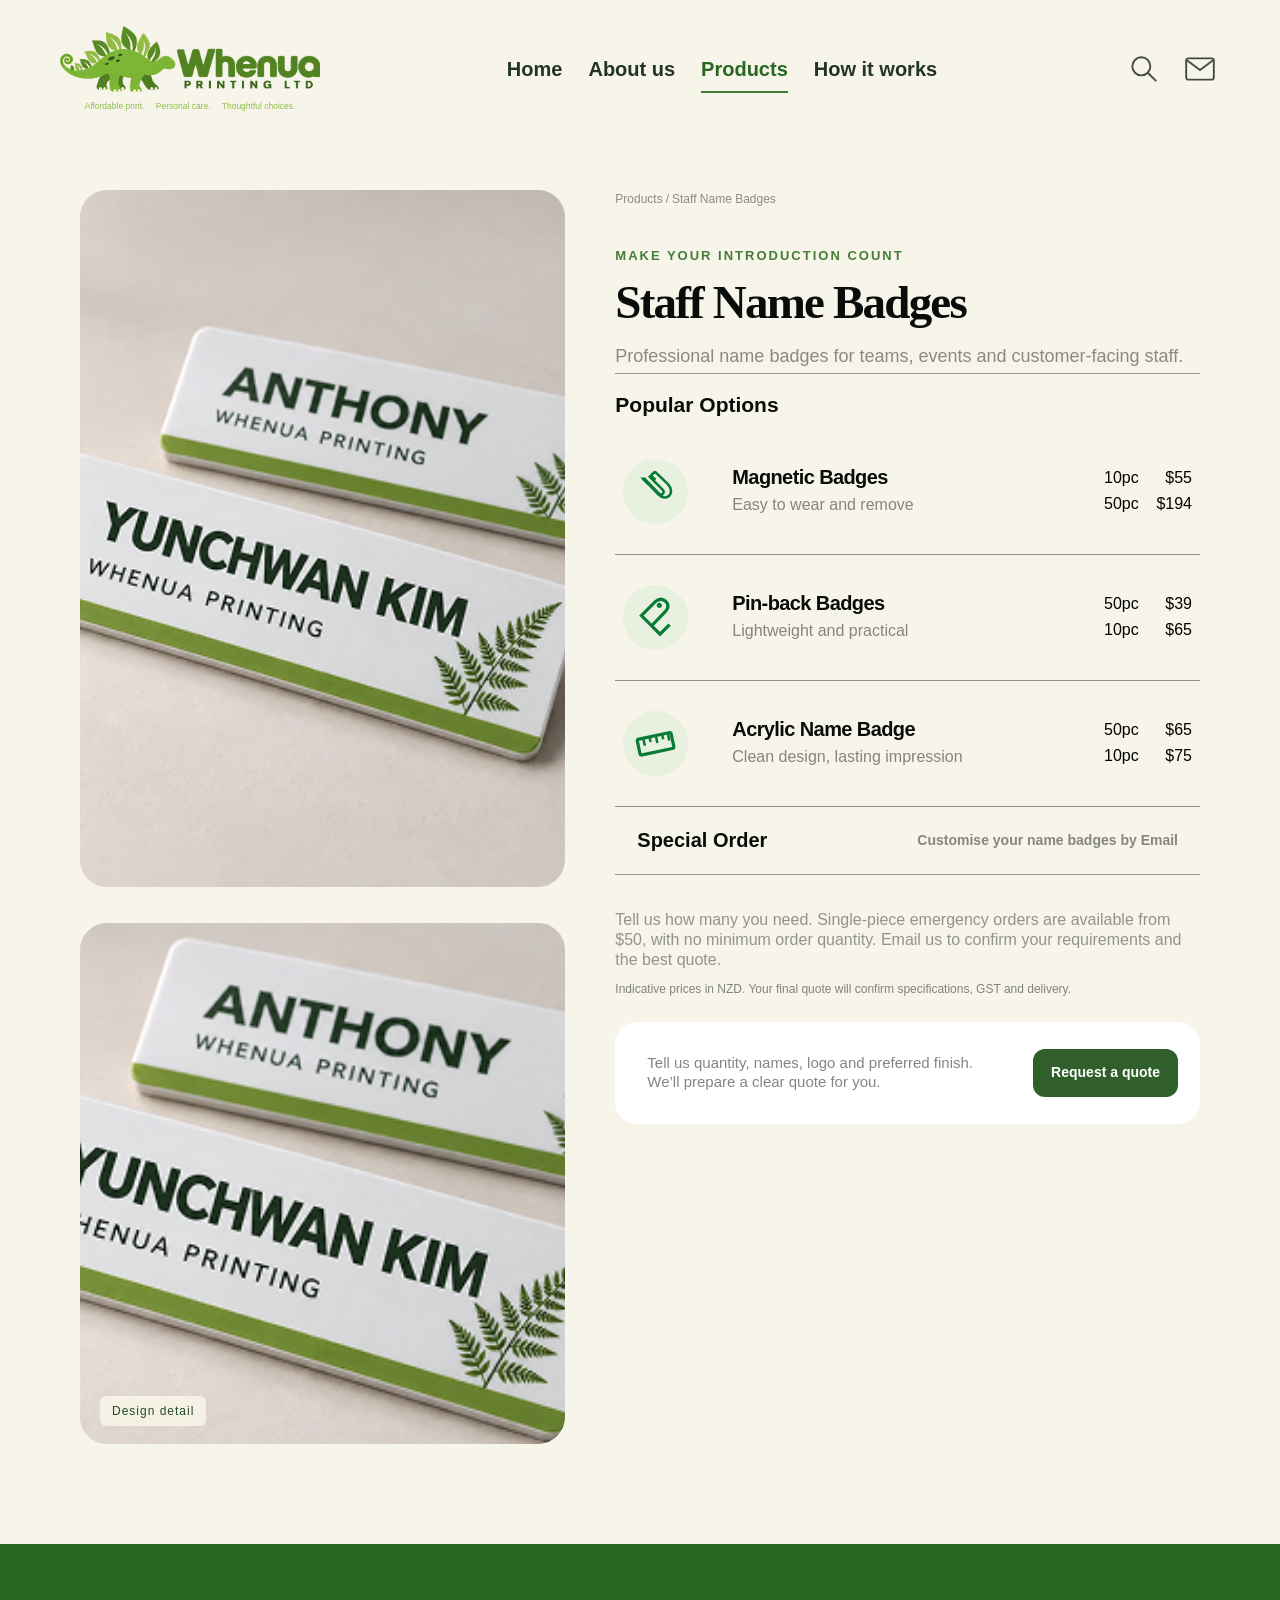
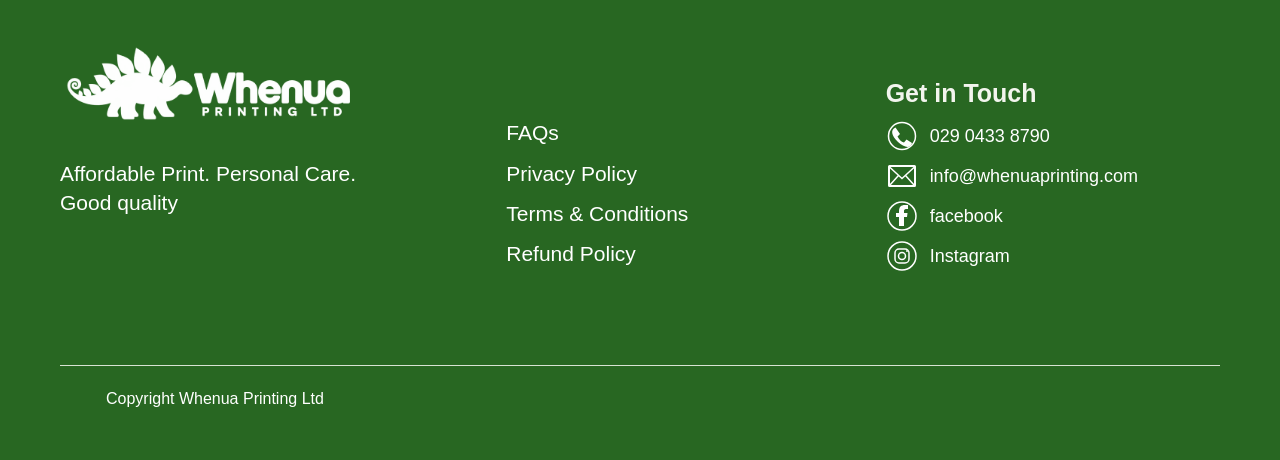
<file: name-badges.html>
<!doctype html>
<html lang="en">
  <head>
    <meta charset="UTF-8" />
    <meta name="viewport" content="width=device-width, initial-scale=1" />
    <title>Staff Name Badges | Whenua Printing</title>
    <meta
      name="description"
      content="Explore Whenua Printing name badges, indicative pricing and personal quotes for your next project."
    />
    <meta name="theme-color" content="#397333" />
    <link rel="icon" href="assets/Image%20Logo.png" />
    <link rel="stylesheet" href="styles/home.css" />
    <link rel="stylesheet" href="styles/product.css?v=20261026-quote-card" />
    <link rel="stylesheet" href="styles/pricing.css" />
    <script src="scripts/navigation.js" defer></script>
    <script src="scripts/quote.js" defer></script>
    <script src="scripts/search.js" defer></script>
    <script src="scripts/product.js" defer></script>
    <link rel="stylesheet" href="styles/refinements.css?v=20261026-header" />
  </head>
  <body class="product-page price-page name-badges-page" data-quote-default="Name badges">
    <a class="skip-link" href="#main">Skip to content</a>
    <header class="site-header">
      <div class="header-inner">
        <a class="brand-link" href="index.html" aria-label="Whenua Printing home"
          ><div class="logo-crop">
            <img src="assets/Comb%20Logo.png" alt="Whenua Printing Ltd" width="640" height="238" />
          </div>
          <div class="brand-tagline">
            Affordable print.　 Personal care.　 Thoughtful choices.
          </div></a
        >
        <nav class="desktop-nav" id="siteNav" aria-label="Main navigation">
          <a href="index.html">Home</a><a href="about.html">About us</a
          ><a href="products.html">Products</a><a href="how-it-works.html">How it works</a
          ><button
            class="mobile-search"
            type="button"
            aria-haspopup="dialog"
            aria-controls="searchDialog"
          >
            <svg viewBox="0 0 32 32" aria-hidden="true" focusable="false">
              <circle
                cx="13.5"
                cy="13.5"
                r="8.5"
                fill="none"
                stroke="currentColor"
                stroke-width="1.8"
              />
              <path
                d="m20 20 7 7"
                fill="none"
                stroke="currentColor"
                stroke-width="1.8"
                stroke-linecap="round"
              /></svg
            ><span>Search products</span>
          </button>
        </nav>
        <div class="header-actions">
          <button class="icon-button" id="searchButton" aria-label="Search products">
            <svg viewBox="0 0 32 32" aria-hidden="true" focusable="false">
              <circle
                cx="13.5"
                cy="13.5"
                r="8.5"
                fill="none"
                stroke="currentColor"
                stroke-width="1.8"
              />
              <path
                d="m20 20 7 7"
                fill="none"
                stroke="currentColor"
                stroke-width="1.8"
                stroke-linecap="round"
              />
            </svg></button
          ><a class="icon-button" href="quote.html?v=20261029-email-refresh" aria-label="Request a quote"
            ><svg viewBox="0 0 32 32" aria-hidden="true" focusable="false">
              <rect
                x="3"
                y="6"
                width="26"
                height="20"
                rx="2"
                fill="none"
                stroke="currentColor"
                stroke-width="1.8"
              />
              <path
                d="m4 8 12 9L28 8"
                fill="none"
                stroke="currentColor"
                stroke-width="1.8"
                stroke-linecap="round"
                stroke-linejoin="round"
              /></svg></a
          ><button
            class="icon-button menu-toggle"
            id="menuToggle"
            aria-label="Open navigation"
            aria-controls="siteNav"
            aria-expanded="false"
          >
            <svg viewBox="0 0 64 64" aria-hidden="true" focusable="false">
              <path
                d="M9 15h46M9 32h46M9 49h46"
                fill="none"
                stroke="currentColor"
                stroke-width="4"
              />
            </svg>
          </button>
        </div>
      </div>
    </header>
    <main id="main">
      <div class="product-layout">
        <div class="product-gallery" aria-label="Staff Name Badges photographs">
          <button
            class="gallery-photo main-photo"
            data-zoom
            aria-label="Enlarge name badges photograph"
          >
            <img
              src="assets/name-badges.jpg"
              alt="Whenua Printing name badges with green fern artwork"
              width="488"
              height="488"
              fetchpriority="high"
            /><span class="photo-zoom-label">View image ⤢</span></button
          ><button
            class="gallery-photo detail-photo"
            data-zoom
            aria-label="Enlarge name badge design detail"
          >
            <img
              src="assets/name-badges.jpg"
              alt="Detail of Whenua Printing name badge artwork"
              width="488"
              height="488"
              loading="lazy"
            /><span class="detail-label">Design detail</span>
          </button>
        </div>
        <section class="product-information" aria-labelledby="productTitle">
          <nav class="breadcrumb" aria-label="Breadcrumb">
            <a href="products.html">Products</a><span aria-hidden="true">/</span
            ><span aria-current="page">Staff Name Badges</span>
          </nav>
          <p class="product-eyebrow">MAKE YOUR INTRODUCTION COUNT</p>
          <h1 id="productTitle">Staff Name Badges</h1>
          <p class="product-intro">
            Professional name badges for teams, events and customer-facing staff.
          </p>
          <div class="badge-options-heading">Popular Options</div>
          <ul class="badge-options">
            <li>
              <span class="option-icon"
                ><svg viewBox="0 0 64 64" aria-hidden="true">
                  <path
                    d="m13 12 23 24c14 14 28-2 15-16L31 1l-8 8 20 20c5 5-2 11-6 6L15 12Z"
                    fill="none"
                    stroke="currentColor"
                    stroke-width="4"
                  />
                  <path d="m12 12 9 9m3-15 8 8" stroke="currentColor" stroke-width="4" /></svg
              ></span>
              <div class="badge-description">
                <h2>Magnetic Badges</h2>
                <p>Easy to wear and remove</p>
              </div>
              <div class="badge-price-list">
                <button
                  class="badge-price quote-open"
                  data-quote-product="Name badges"
                  data-quote-quantity="10"
                  data-quote-details="Magnetic Badges. Please confirm names, logo, size and finish."
                  aria-label="Request a quote for 10 Magnetic Badges"
                >
                  <span>10pc</span><span>$55</span></button
                ><button
                  class="badge-price quote-open"
                  data-quote-product="Name badges"
                  data-quote-quantity="50"
                  data-quote-details="Magnetic Badges. Please confirm names, logo, size and finish."
                  aria-label="Request a quote for 50 Magnetic Badges"
                >
                  <span>50pc</span><span>$194</span>
                </button>
              </div>
            </li>
            <li>
              <span class="option-icon"
                ><svg viewBox="0 0 64 64" aria-hidden="true">
                  <path
                    d="m10 29 22-22q9-7 16 0t0 15L26 45Zm16 16 13 13 15-15"
                    fill="none"
                    stroke="currentColor"
                    stroke-width="5"
                  />
                  <circle cx="38" cy="13" r="4" fill="currentColor" /></svg
              ></span>
              <div class="badge-description">
                <h2>Pin-back Badges</h2>
                <p>Lightweight and practical</p>
              </div>
              <div class="badge-price-list">
                <button
                  class="badge-price quote-open"
                  data-quote-product="Name badges"
                  data-quote-quantity="50"
                  data-quote-details="Pin-back Badges. Please confirm names, logo, size and finish."
                  aria-label="Request a quote for 50 Pin-back Badges"
                >
                  <span>50pc</span><span>$39</span></button
                ><button
                  class="badge-price quote-open"
                  data-quote-product="Name badges"
                  data-quote-quantity="10"
                  data-quote-details="Pin-back Badges. Please confirm names, logo, size and finish."
                  aria-label="Request a quote for 10 Pin-back Badges"
                >
                  <span>10pc</span><span>$65</span>
                </button>
              </div>
            </li>
            <li>
              <span class="option-icon"
                ><svg viewBox="0 0 64 64" aria-hidden="true">
                  <g transform="rotate(-12 32 32)">
                    <rect
                      x="5"
                      y="20"
                      width="54"
                      height="25"
                      rx="3"
                      fill="none"
                      stroke="currentColor"
                      stroke-width="5"
                    />
                    <path
                      d="M15 20v12m10-12v8m10-8v12m10-12v8m9-8v12"
                      stroke="currentColor"
                      stroke-width="4"
                    />
                  </g></svg
              ></span>
              <div class="badge-description">
                <h2>Acrylic Name Badge</h2>
                <p>Clean design, lasting impression</p>
              </div>
              <div class="badge-price-list">
                <button
                  class="badge-price quote-open"
                  data-quote-product="Name badges"
                  data-quote-quantity="50"
                  data-quote-details="Acrylic Name Badge. Please confirm names, logo, size and finish."
                  aria-label="Request a quote for 50 Acrylic Name Badge"
                >
                  <span>50pc</span><span>$65</span></button
                ><button
                  class="badge-price quote-open"
                  data-quote-product="Name badges"
                  data-quote-quantity="10"
                  data-quote-details="Acrylic Name Badge. Please confirm names, logo, size and finish."
                  aria-label="Request a quote for 10 Acrylic Name Badge"
                >
                  <span>10pc</span><span>$75</span>
                </button>
              </div>
            </li>
          </ul>
          <div class="special-order">
            <strong>Special Order</strong
            ><button class="text-quote quote-open" data-quote-product="Name badges">
              Customise your name badges by Email
            </button>
          </div>
          <p class="badge-statement">
            Tell us how many you need. Single-piece emergency orders are available from $50, with no
            minimum order quantity. Email us to confirm your requirements and the best quote.
          </p>
          <p class="pricing-note">
            Indicative prices in NZD. Your final quote will confirm specifications, GST and
            delivery.
          </p>
          <div class="product-quote" id="productQuote">
            <p>
              Tell us quantity, names, logo and preferred finish. We’ll prepare a clear quote for
              you.
            </p>
            <button class="button quote-open" data-quote-product="Name badges">
              Request a quote
            </button>
          </div>
        </section>
      </div>
    </main>
    <footer class="site-footer standard-footer">
      <div class="container">
        <div class="footer-grid">
          <div class="footer-brand-column">
            <a class="footer-brand" href="index.html" aria-label="Whenua Printing home"
              ><img
                class="footer-logo-image"
                src="assets/footer-logo.png"
                alt="Whenua Printing Ltd"
                width="393"
                height="131"
                loading="lazy"
            /></a>
            <p>Affordable Print. Personal Care.<br />Good quality</p>
          </div>
          <nav class="footer-column footer-policies" aria-label="Help and policies">
            <a href="index.html#faqs">FAQs</a
            ><a href="privacy-policy.html" data-policy="privacy">Privacy Policy</a
            ><a href="terms-and-conditions.html" data-policy="terms">Terms &amp; Conditions</a
            ><a href="refund-policy.html" data-policy="refund">Refund Policy</a>
          </nav>
          <div class="footer-column footer-contact">
            <h3>Get in Touch</h3>
            <a class="contact-link" href="tel:02904338790"
              ><svg viewBox="0 0 64 64" aria-hidden="true" focusable="false">
                <circle cx="32" cy="32" r="27" fill="none" stroke="currentColor" stroke-width="3" />
                <path
                  d="M19 15l9 13-5 5c4 7 7 10 13 12l5-6 11 7c-3 13-17 8-28-2C10 31 9 19 19 15"
                  fill="currentColor"
                /></svg
              ><span>029 0433 8790</span></a
            ><a class="contact-link" href="mailto:info@whenuaprinting.com"
              ><svg viewBox="0 0 64 64" aria-hidden="true" focusable="false">
                <rect
                  x="6"
                  y="12"
                  width="52"
                  height="40"
                  rx="1"
                  fill="none"
                  stroke="currentColor"
                  stroke-width="4"
                />
                <path
                  d="m7 14 25 23 25-23M7 51l18-20m32 20L39 31"
                  fill="none"
                  stroke="currentColor"
                  stroke-width="3"
                /></svg
              ><span>info@whenuaprinting.com</span></a
            ><span class="social-label"
              ><svg viewBox="0 0 32 32" aria-hidden="true">
                <circle
                  cx="16"
                  cy="16"
                  r="14"
                  fill="none"
                  stroke="currentColor"
                  stroke-width="1.5"
                />
                <path
                  d="M18 26V17h3l.5-4H18v-2c0-1 .5-2 2-2h2V5h-3c-4 0-6 2-6 6v2h-3v4h3v9Z"
                  fill="currentColor"
                /></svg
              ><span>facebook</span></span
            ><span class="social-label"
              ><svg viewBox="0 0 32 32" aria-hidden="true">
                <circle
                  cx="16"
                  cy="16"
                  r="14"
                  fill="none"
                  stroke="currentColor"
                  stroke-width="1.5"
                />
                <rect
                  x="9"
                  y="9"
                  width="14"
                  height="14"
                  rx="4"
                  fill="none"
                  stroke="currentColor"
                  stroke-width="1.5"
                />
                <circle
                  cx="16"
                  cy="16"
                  r="3.5"
                  fill="none"
                  stroke="currentColor"
                  stroke-width="1.5"
                />
                <circle cx="21" cy="11" r="1" fill="currentColor" /></svg
              ><span>Instagram</span></span
            >
          </div>
        </div>
        <div class="legal"><span>Copyright Whenua Printing Ltd</span></div>
      </div>
    </footer>
    <dialog id="quoteDialog" aria-labelledby="quoteTitle">
      <button class="dialog-close" type="button" data-close aria-label="Close enquiry">×</button>
      <h2 id="quoteTitle">Tell us what you need.</h2>
      <p>Tell us what you need and we’ll contact you by email or phone with a clear quote.</p>
      <form
        id="quoteForm"
        data-delivery="native"
        action="https://formsubmit.co/info@whenuaprinting.com"
        method="POST"
        target="_top"
      >
        <div class="form-field">
          <label for="name">Name</label
          ><input id="name" name="name" autocomplete="name" required maxlength="150" />
        </div>
        <div class="form-field">
          <label for="email">Email address</label
          ><input
            id="email"
            name="email"
            type="email"
            autocomplete="email"
            required
            maxlength="254"
          />
        </div>
        <div class="form-field">
          <label for="phone">Phone number</label
          ><input id="phone" name="phone" type="tel" autocomplete="tel" required maxlength="50" />
        </div>
        <div class="form-field">
          <label for="company">Company name</label
          ><input
            id="company"
            name="company"
            autocomplete="organization"
            required
            maxlength="200"
          />
        </div>
        <div class="form-field">
          <label for="product">Products</label
          ><select id="product" name="product" required>
            <option>Business Cards</option>
            <option>Flyers</option>
            <option>Pull up Banners</option>
            <option>Posters</option>
            <option>Name badges</option>
            <option>Something else</option>
          </select>
        </div>
        <div class="form-field">
          <label for="quantity">Quantity</label
          ><input
            id="quantity"
            name="quantity"
            type="number"
            min="1"
            max="1000000"
            step="1"
            required
          />
        </div>
        <div class="form-field">
          <label for="details">Project details (optional)</label
          ><textarea
            id="details"
            name="details"
            placeholder="Size, finish, preferred delivery date, or any questions"
            maxlength="5000"
          ></textarea>
        </div>
        <div class="form-honeypot" aria-hidden="true">
          <label for="website">Leave this field empty</label
          ><input id="website" name="_honey" tabindex="-1" autocomplete="off" />
        </div>
        <input type="hidden" name="_subject" value="New Whenua Printing quote enquiry" /><input
          type="hidden"
          name="_template"
          value="table"
        /><input
          type="hidden"
          name="_autoresponse"
          value="Kia ora,

Thank you for choosing Whenua Printing. We’ve received your quote request.

We’ll review your project details and contact you by email or phone to confirm the specifications, pricing and delivery options.

If you would like to add artwork or more information, email us at info@whenuaprinting.com. Please include your name and company so we can match it to your enquiry.

This is an acknowledgement of your enquiry, not an order confirmation or final quote.

Ngā mihi,
Whenua Printing
Affordable Print. Personal Care.
info@whenuaprinting.com
029 0433 8790"
        /><input
          type="hidden"
          name="_next"
          value="https://kimliumingyang.github.io/whenuaprinting/thank-you.html"
        />
        <div class="enquiry-actions">
          <button class="button" type="submit">Send enquiry</button
          ><button class="button button-secondary" type="button" id="copyEnquiry">
            Copy enquiry
          </button>
        </div>
        <p class="form-service-note">
          Your details are sent via FormSubmit to Whenua Printing. You may be asked to complete a
          quick verification. We’ll also send an acknowledgement to your email address.
        </p>
        <p id="emailStatus" role="status" aria-live="polite"></p>
        <div id="enquiryFallback" hidden>
          <label for="enquiryText"
            >Copy this message and email it to
            <a href="mailto:info@whenuaprinting.com">info@whenuaprinting.com</a></label
          ><textarea id="enquiryText" readonly></textarea>
        </div>
      </form>
    </dialog>
    <dialog id="searchDialog" aria-labelledby="searchTitle">
      <button class="dialog-close" type="button" data-close aria-label="Close search">×</button>
      <h2 id="searchTitle">Find your print.</h2>
      <div class="form-field">
        <label for="searchInput">Search products</label
        ><input
          id="searchInput"
          type="search"
          placeholder="Name badges, flyers, posters…"
          autocomplete="off"
        />
      </div>
      <ul class="search-results" id="searchResults" aria-label="Matching products"></ul>
      <p id="searchStatus" role="status"></p>
    </dialog>
    <dialog class="image-dialog" id="imageDialog" aria-label="Full-size product photograph">
      <button class="dialog-close" type="button" data-close aria-label="Close image">×</button
      ><img src="assets/name-badges.jpg" alt="Whenua Printing name badges" />
      <p>Whenua Printing · Staff Name Badges</p>
    </dialog>
  </body>
</html>
</file>
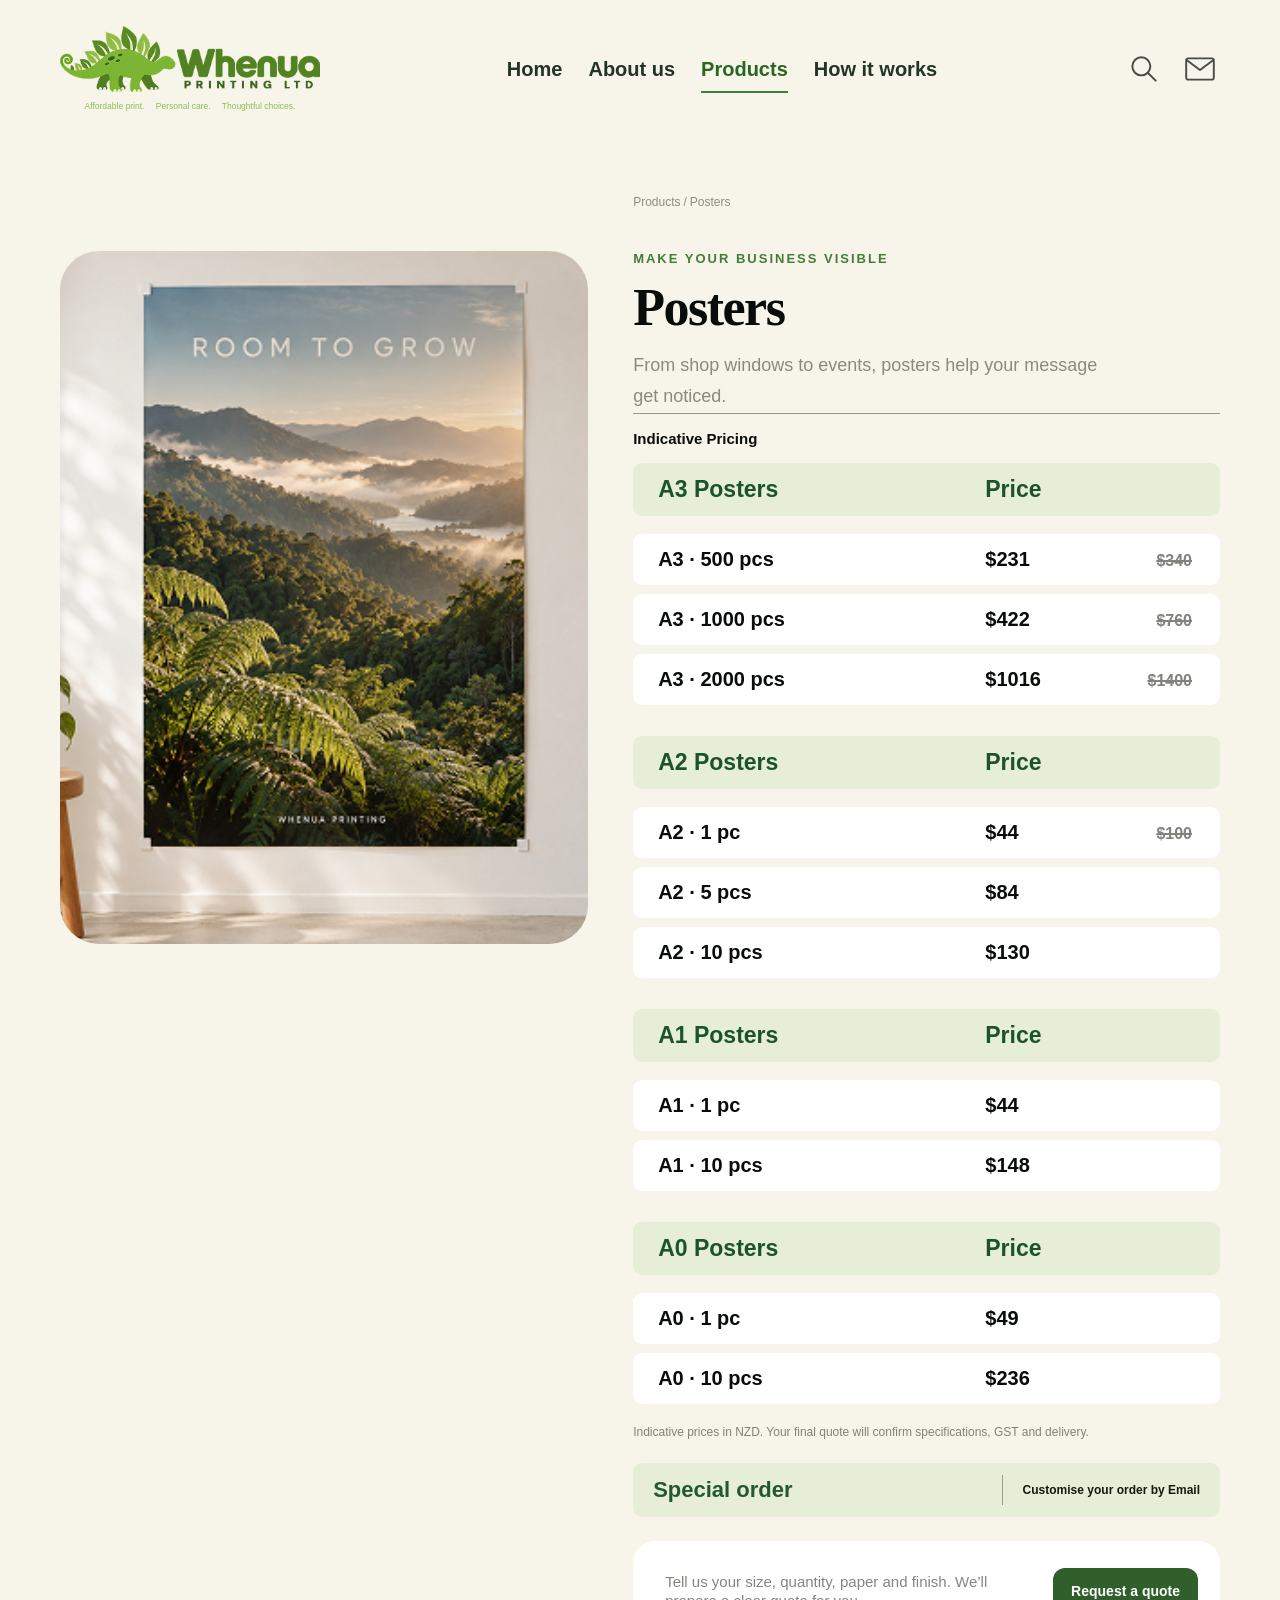
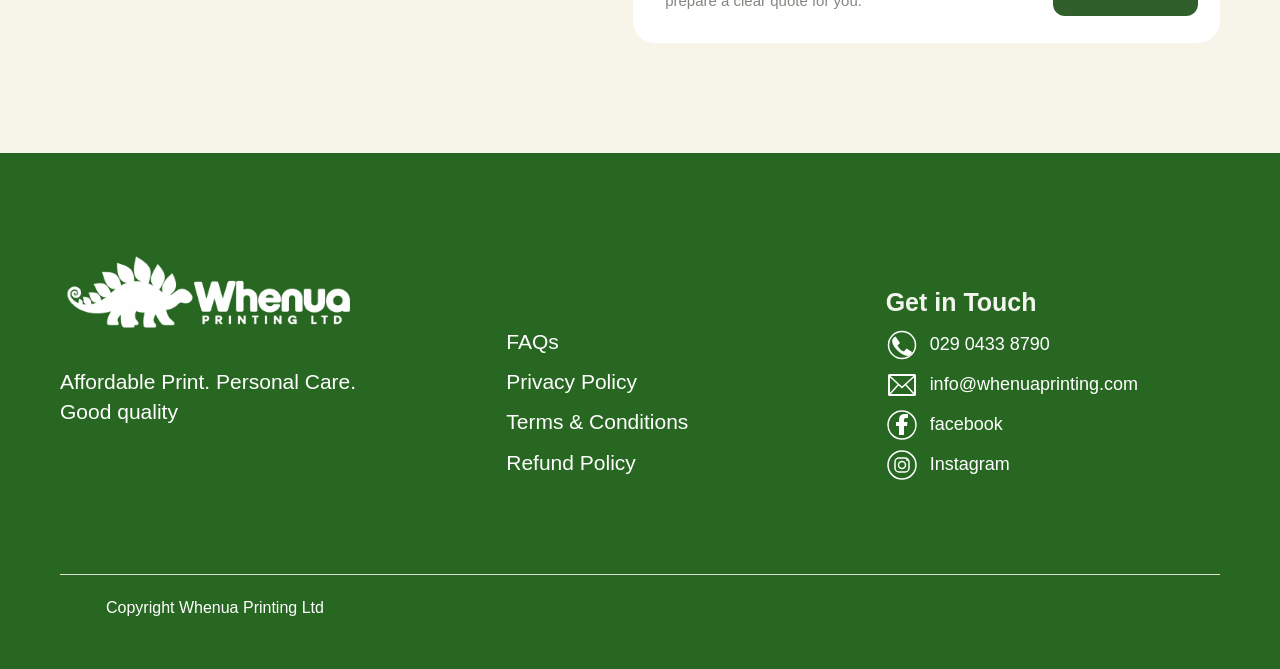
<file: posters.html>
<!doctype html>
<html lang="en">
  <head>
    <meta charset="UTF-8" />
    <meta name="viewport" content="width=device-width, initial-scale=1" />
    <title>Posters | Whenua Printing</title>
    <meta
      name="description"
      content="Explore Whenua Printing posters, indicative pricing and personal quotes for your next project."
    />
    <meta name="theme-color" content="#397333" />
    <link rel="icon" href="assets/Image%20Logo.png" />
    <link rel="stylesheet" href="styles/home.css" />
    <link rel="stylesheet" href="styles/product.css?v=20261026-quote-card" />
    <link rel="stylesheet" href="styles/pricing.css" />
    <script src="scripts/navigation.js" defer></script>
    <script src="scripts/quote.js" defer></script>
    <script src="scripts/search.js" defer></script>
    <script src="scripts/product.js" defer></script>
    <link rel="stylesheet" href="styles/refinements.css?v=20261026-header" />
  </head>
  <body class="product-page price-page posters-page" data-quote-default="Posters">
    <a class="skip-link" href="#main">Skip to content</a>
    <header class="site-header">
      <div class="header-inner">
        <a class="brand-link" href="index.html" aria-label="Whenua Printing home"
          ><div class="logo-crop">
            <img src="assets/Comb%20Logo.png" alt="Whenua Printing Ltd" width="640" height="238" />
          </div>
          <div class="brand-tagline">
            Affordable print.　 Personal care.　 Thoughtful choices.
          </div></a
        >
        <nav class="desktop-nav" id="siteNav" aria-label="Main navigation">
          <a href="index.html">Home</a><a href="about.html">About us</a
          ><a href="products.html">Products</a><a href="how-it-works.html">How it works</a
          ><button
            class="mobile-search"
            type="button"
            aria-haspopup="dialog"
            aria-controls="searchDialog"
          >
            <svg viewBox="0 0 32 32" aria-hidden="true" focusable="false">
              <circle
                cx="13.5"
                cy="13.5"
                r="8.5"
                fill="none"
                stroke="currentColor"
                stroke-width="1.8"
              />
              <path
                d="m20 20 7 7"
                fill="none"
                stroke="currentColor"
                stroke-width="1.8"
                stroke-linecap="round"
              /></svg
            ><span>Search products</span>
          </button>
        </nav>
        <div class="header-actions">
          <button class="icon-button" id="searchButton" aria-label="Search products">
            <svg viewBox="0 0 32 32" aria-hidden="true" focusable="false">
              <circle
                cx="13.5"
                cy="13.5"
                r="8.5"
                fill="none"
                stroke="currentColor"
                stroke-width="1.8"
              />
              <path
                d="m20 20 7 7"
                fill="none"
                stroke="currentColor"
                stroke-width="1.8"
                stroke-linecap="round"
              />
            </svg></button
          ><a class="icon-button" href="quote.html?v=20261029-email-refresh" aria-label="Request a quote"
            ><svg viewBox="0 0 32 32" aria-hidden="true" focusable="false">
              <rect
                x="3"
                y="6"
                width="26"
                height="20"
                rx="2"
                fill="none"
                stroke="currentColor"
                stroke-width="1.8"
              />
              <path
                d="m4 8 12 9L28 8"
                fill="none"
                stroke="currentColor"
                stroke-width="1.8"
                stroke-linecap="round"
                stroke-linejoin="round"
              /></svg></a
          ><button
            class="icon-button menu-toggle"
            id="menuToggle"
            aria-label="Open navigation"
            aria-controls="siteNav"
            aria-expanded="false"
          >
            <svg viewBox="0 0 64 64" aria-hidden="true" focusable="false">
              <path
                d="M9 15h46M9 32h46M9 49h46"
                fill="none"
                stroke="currentColor"
                stroke-width="4"
              />
            </svg>
          </button>
        </div>
      </div>
    </header>
    <main id="main">
      <div class="product-layout">
        <div class="product-gallery" aria-label="Posters photographs">
          <button
            class="gallery-photo main-photo"
            data-zoom
            aria-label="Enlarge posters photograph"
          >
            <img
              src="assets/posters.jpg"
              alt="Whenua Printing posters with green fern artwork"
              width="488"
              height="488"
              fetchpriority="high"
            /><span class="photo-zoom-label">View image ⤢</span>
          </button>
        </div>
        <section class="product-information" aria-labelledby="productTitle">
          <nav class="breadcrumb" aria-label="Breadcrumb">
            <a href="products.html">Products</a><span aria-hidden="true">/</span
            ><span aria-current="page">Posters</span>
          </nav>
          <p class="product-eyebrow">MAKE YOUR BUSINESS VISIBLE</p>
          <h1 id="productTitle">Posters</h1>
          <p class="product-intro">
            From shop windows to events, posters help your message<br class="desktop-break" />
            get noticed.
          </p>
          <div class="indicative-heading">Indicative Pricing</div>
          <div class="price-tables">
            <table class="price-table">
              <caption class="sr-only">
                A3 Posters indicative pricing in New Zealand dollars
              </caption>
              <thead>
                <tr>
                  <th scope="col">A3 Posters</th>
                  <th scope="col">Price</th>
                  <th scope="col"><span class="sr-only">Reference price</span></th>
                </tr>
              </thead>
              <tbody>
                <tr>
                  <td>
                    <button
                      class="price-choice quote-open"
                      data-quote-product="Posters"
                      data-quote-quantity="500"
                      data-quote-details="A3 poster printing. Please confirm paper, finish and turnaround."
                      aria-label="Request a quote for A3 · 500 pcs"
                    >
                      A3 · 500 pcs
                    </button>
                  </td>
                  <td>$231</td>
                  <td><del aria-label="Reference price $340">$340</del></td>
                </tr>
                <tr>
                  <td>
                    <button
                      class="price-choice quote-open"
                      data-quote-product="Posters"
                      data-quote-quantity="1000"
                      data-quote-details="A3 poster printing. Please confirm paper, finish and turnaround."
                      aria-label="Request a quote for A3 · 1000 pcs"
                    >
                      A3 · 1000 pcs
                    </button>
                  </td>
                  <td>$422</td>
                  <td><del aria-label="Reference price $760">$760</del></td>
                </tr>
                <tr>
                  <td>
                    <button
                      class="price-choice quote-open"
                      data-quote-product="Posters"
                      data-quote-quantity="2000"
                      data-quote-details="A3 poster printing. Please confirm paper, finish and turnaround."
                      aria-label="Request a quote for A3 · 2000 pcs"
                    >
                      A3 · 2000 pcs
                    </button>
                  </td>
                  <td>$1016</td>
                  <td><del aria-label="Reference price $1400">$1400</del></td>
                </tr>
              </tbody>
            </table>
            <table class="price-table">
              <caption class="sr-only">
                A2 Posters indicative pricing in New Zealand dollars
              </caption>
              <thead>
                <tr>
                  <th scope="col">A2 Posters</th>
                  <th scope="col">Price</th>
                  <th scope="col"><span class="sr-only">Reference price</span></th>
                </tr>
              </thead>
              <tbody>
                <tr>
                  <td>
                    <button
                      class="price-choice quote-open"
                      data-quote-product="Posters"
                      data-quote-quantity="1"
                      data-quote-details="A2 poster printing. Please confirm paper, finish and turnaround."
                      aria-label="Request a quote for A2 · 1 pc"
                    >
                      A2 · 1 pc
                    </button>
                  </td>
                  <td>$44</td>
                  <td><del aria-label="Reference price $100">$100</del></td>
                </tr>
                <tr>
                  <td>
                    <button
                      class="price-choice quote-open"
                      data-quote-product="Posters"
                      data-quote-quantity="5"
                      data-quote-details="A2 poster printing. Please confirm paper, finish and turnaround."
                      aria-label="Request a quote for A2 · 5 pcs"
                    >
                      A2 · 5 pcs
                    </button>
                  </td>
                  <td>$84</td>
                  <td></td>
                </tr>
                <tr>
                  <td>
                    <button
                      class="price-choice quote-open"
                      data-quote-product="Posters"
                      data-quote-quantity="10"
                      data-quote-details="A2 poster printing. Please confirm paper, finish and turnaround."
                      aria-label="Request a quote for A2 · 10 pcs"
                    >
                      A2 · 10 pcs
                    </button>
                  </td>
                  <td>$130</td>
                  <td></td>
                </tr>
              </tbody>
            </table>
            <table class="price-table">
              <caption class="sr-only">
                A1 Posters indicative pricing in New Zealand dollars
              </caption>
              <thead>
                <tr>
                  <th scope="col">A1 Posters</th>
                  <th scope="col">Price</th>
                  <th scope="col"><span class="sr-only">Reference price</span></th>
                </tr>
              </thead>
              <tbody>
                <tr>
                  <td>
                    <button
                      class="price-choice quote-open"
                      data-quote-product="Posters"
                      data-quote-quantity="1"
                      data-quote-details="A1 poster printing. Please confirm paper, finish and turnaround."
                      aria-label="Request a quote for A1 · 1 pc"
                    >
                      A1 · 1 pc
                    </button>
                  </td>
                  <td>$44</td>
                  <td></td>
                </tr>
                <tr>
                  <td>
                    <button
                      class="price-choice quote-open"
                      data-quote-product="Posters"
                      data-quote-quantity="10"
                      data-quote-details="A1 poster printing. Please confirm paper, finish and turnaround."
                      aria-label="Request a quote for A1 · 10 pcs"
                    >
                      A1 · 10 pcs
                    </button>
                  </td>
                  <td>$148</td>
                  <td></td>
                </tr>
              </tbody>
            </table>
            <table class="price-table">
              <caption class="sr-only">
                A0 Posters indicative pricing in New Zealand dollars
              </caption>
              <thead>
                <tr>
                  <th scope="col">A0 Posters</th>
                  <th scope="col">Price</th>
                  <th scope="col"><span class="sr-only">Reference price</span></th>
                </tr>
              </thead>
              <tbody>
                <tr>
                  <td>
                    <button
                      class="price-choice quote-open"
                      data-quote-product="Posters"
                      data-quote-quantity="1"
                      data-quote-details="A0 poster printing. Please confirm paper, finish and turnaround."
                      aria-label="Request a quote for A0 · 1 pc"
                    >
                      A0 · 1 pc
                    </button>
                  </td>
                  <td>$49</td>
                  <td></td>
                </tr>
                <tr>
                  <td>
                    <button
                      class="price-choice quote-open"
                      data-quote-product="Posters"
                      data-quote-quantity="10"
                      data-quote-details="A0 poster printing. Please confirm paper, finish and turnaround."
                      aria-label="Request a quote for A0 · 10 pcs"
                    >
                      A0 · 10 pcs
                    </button>
                  </td>
                  <td>$236</td>
                  <td></td>
                </tr>
              </tbody>
            </table>
          </div>
          <p class="pricing-note">
            Indicative prices in NZD. Your final quote will confirm specifications, GST and
            delivery.
          </p>
          <div class="pricing-special">
            <strong>Special order</strong
            ><button class="quote-open" data-quote-product="Posters">
              Customise your order by Email
            </button>
          </div>
          <div class="product-quote" id="productQuote">
            <p>
              Tell us your size, quantity, paper and finish. We’ll prepare a clear quote for you.
            </p>
            <button class="button quote-open" data-quote-product="Posters">Request a quote</button>
          </div>
        </section>
      </div>
    </main>
    <footer class="site-footer standard-footer">
      <div class="container">
        <div class="footer-grid">
          <div class="footer-brand-column">
            <a class="footer-brand" href="index.html" aria-label="Whenua Printing home"
              ><img
                class="footer-logo-image"
                src="assets/footer-logo.png"
                alt="Whenua Printing Ltd"
                width="393"
                height="131"
                loading="lazy"
            /></a>
            <p>Affordable Print. Personal Care.<br />Good quality</p>
          </div>
          <nav class="footer-column footer-policies" aria-label="Help and policies">
            <a href="index.html#faqs">FAQs</a
            ><a href="privacy-policy.html" data-policy="privacy">Privacy Policy</a
            ><a href="terms-and-conditions.html" data-policy="terms">Terms &amp; Conditions</a
            ><a href="refund-policy.html" data-policy="refund">Refund Policy</a>
          </nav>
          <div class="footer-column footer-contact">
            <h3>Get in Touch</h3>
            <a class="contact-link" href="tel:02904338790"
              ><svg viewBox="0 0 64 64" aria-hidden="true" focusable="false">
                <circle cx="32" cy="32" r="27" fill="none" stroke="currentColor" stroke-width="3" />
                <path
                  d="M19 15l9 13-5 5c4 7 7 10 13 12l5-6 11 7c-3 13-17 8-28-2C10 31 9 19 19 15"
                  fill="currentColor"
                /></svg
              ><span>029 0433 8790</span></a
            ><a class="contact-link" href="mailto:info@whenuaprinting.com"
              ><svg viewBox="0 0 64 64" aria-hidden="true" focusable="false">
                <rect
                  x="6"
                  y="12"
                  width="52"
                  height="40"
                  rx="1"
                  fill="none"
                  stroke="currentColor"
                  stroke-width="4"
                />
                <path
                  d="m7 14 25 23 25-23M7 51l18-20m32 20L39 31"
                  fill="none"
                  stroke="currentColor"
                  stroke-width="3"
                /></svg
              ><span>info@whenuaprinting.com</span></a
            ><span class="social-label"
              ><svg viewBox="0 0 32 32" aria-hidden="true">
                <circle
                  cx="16"
                  cy="16"
                  r="14"
                  fill="none"
                  stroke="currentColor"
                  stroke-width="1.5"
                />
                <path
                  d="M18 26V17h3l.5-4H18v-2c0-1 .5-2 2-2h2V5h-3c-4 0-6 2-6 6v2h-3v4h3v9Z"
                  fill="currentColor"
                /></svg
              ><span>facebook</span></span
            ><span class="social-label"
              ><svg viewBox="0 0 32 32" aria-hidden="true">
                <circle
                  cx="16"
                  cy="16"
                  r="14"
                  fill="none"
                  stroke="currentColor"
                  stroke-width="1.5"
                />
                <rect
                  x="9"
                  y="9"
                  width="14"
                  height="14"
                  rx="4"
                  fill="none"
                  stroke="currentColor"
                  stroke-width="1.5"
                />
                <circle
                  cx="16"
                  cy="16"
                  r="3.5"
                  fill="none"
                  stroke="currentColor"
                  stroke-width="1.5"
                />
                <circle cx="21" cy="11" r="1" fill="currentColor" /></svg
              ><span>Instagram</span></span
            >
          </div>
        </div>
        <div class="legal"><span>Copyright Whenua Printing Ltd</span></div>
      </div>
    </footer>
    <dialog id="quoteDialog" aria-labelledby="quoteTitle">
      <button class="dialog-close" type="button" data-close aria-label="Close enquiry">×</button>
      <h2 id="quoteTitle">Tell us what you need.</h2>
      <p>Tell us what you need and we’ll contact you by email or phone with a clear quote.</p>
      <form
        id="quoteForm"
        data-delivery="native"
        action="https://formsubmit.co/info@whenuaprinting.com"
        method="POST"
        target="_top"
      >
        <div class="form-field">
          <label for="name">Name</label
          ><input id="name" name="name" autocomplete="name" required maxlength="150" />
        </div>
        <div class="form-field">
          <label for="email">Email address</label
          ><input
            id="email"
            name="email"
            type="email"
            autocomplete="email"
            required
            maxlength="254"
          />
        </div>
        <div class="form-field">
          <label for="phone">Phone number</label
          ><input id="phone" name="phone" type="tel" autocomplete="tel" required maxlength="50" />
        </div>
        <div class="form-field">
          <label for="company">Company name</label
          ><input
            id="company"
            name="company"
            autocomplete="organization"
            required
            maxlength="200"
          />
        </div>
        <div class="form-field">
          <label for="product">Products</label
          ><select id="product" name="product" required>
            <option>Business Cards</option>
            <option>Flyers</option>
            <option>Pull up Banners</option>
            <option>Posters</option>
            <option>Name badges</option>
            <option>Something else</option>
          </select>
        </div>
        <div class="form-field">
          <label for="quantity">Quantity</label
          ><input
            id="quantity"
            name="quantity"
            type="number"
            min="1"
            max="1000000"
            step="1"
            required
          />
        </div>
        <div class="form-field">
          <label for="details">Project details (optional)</label
          ><textarea
            id="details"
            name="details"
            placeholder="Size, finish, preferred delivery date, or any questions"
            maxlength="5000"
          ></textarea>
        </div>
        <div class="form-honeypot" aria-hidden="true">
          <label for="website">Leave this field empty</label
          ><input id="website" name="_honey" tabindex="-1" autocomplete="off" />
        </div>
        <input type="hidden" name="_subject" value="New Whenua Printing quote enquiry" /><input
          type="hidden"
          name="_template"
          value="table"
        /><input
          type="hidden"
          name="_autoresponse"
          value="Kia ora,

Thank you for choosing Whenua Printing. We’ve received your quote request.

We’ll review your project details and contact you by email or phone to confirm the specifications, pricing and delivery options.

If you would like to add artwork or more information, email us at info@whenuaprinting.com. Please include your name and company so we can match it to your enquiry.

This is an acknowledgement of your enquiry, not an order confirmation or final quote.

Ngā mihi,
Whenua Printing
Affordable Print. Personal Care.
info@whenuaprinting.com
029 0433 8790"
        /><input
          type="hidden"
          name="_next"
          value="https://kimliumingyang.github.io/whenuaprinting/thank-you.html"
        />
        <div class="enquiry-actions">
          <button class="button" type="submit">Send enquiry</button
          ><button class="button button-secondary" type="button" id="copyEnquiry">
            Copy enquiry
          </button>
        </div>
        <p class="form-service-note">
          Your details are sent via FormSubmit to Whenua Printing. You may be asked to complete a
          quick verification. We’ll also send an acknowledgement to your email address.
        </p>
        <p id="emailStatus" role="status" aria-live="polite"></p>
        <div id="enquiryFallback" hidden>
          <label for="enquiryText"
            >Copy this message and email it to
            <a href="mailto:info@whenuaprinting.com">info@whenuaprinting.com</a></label
          ><textarea id="enquiryText" readonly></textarea>
        </div>
      </form>
    </dialog>
    <dialog id="searchDialog" aria-labelledby="searchTitle">
      <button class="dialog-close" type="button" data-close aria-label="Close search">×</button>
      <h2 id="searchTitle">Find your print.</h2>
      <div class="form-field">
        <label for="searchInput">Search products</label
        ><input
          id="searchInput"
          type="search"
          placeholder="Business cards, flyers, posters…"
          autocomplete="off"
        />
      </div>
      <ul class="search-results" id="searchResults" aria-label="Matching products"></ul>
      <p id="searchStatus" role="status"></p>
    </dialog>
    <dialog class="image-dialog" id="imageDialog" aria-label="Full-size product photograph">
      <button class="dialog-close" type="button" data-close aria-label="Close image">×</button
      ><img src="assets/posters.jpg" alt="Whenua Printing posters" />
      <p>Whenua Printing · Posters</p>
    </dialog>
  </body>
</html>
</file>
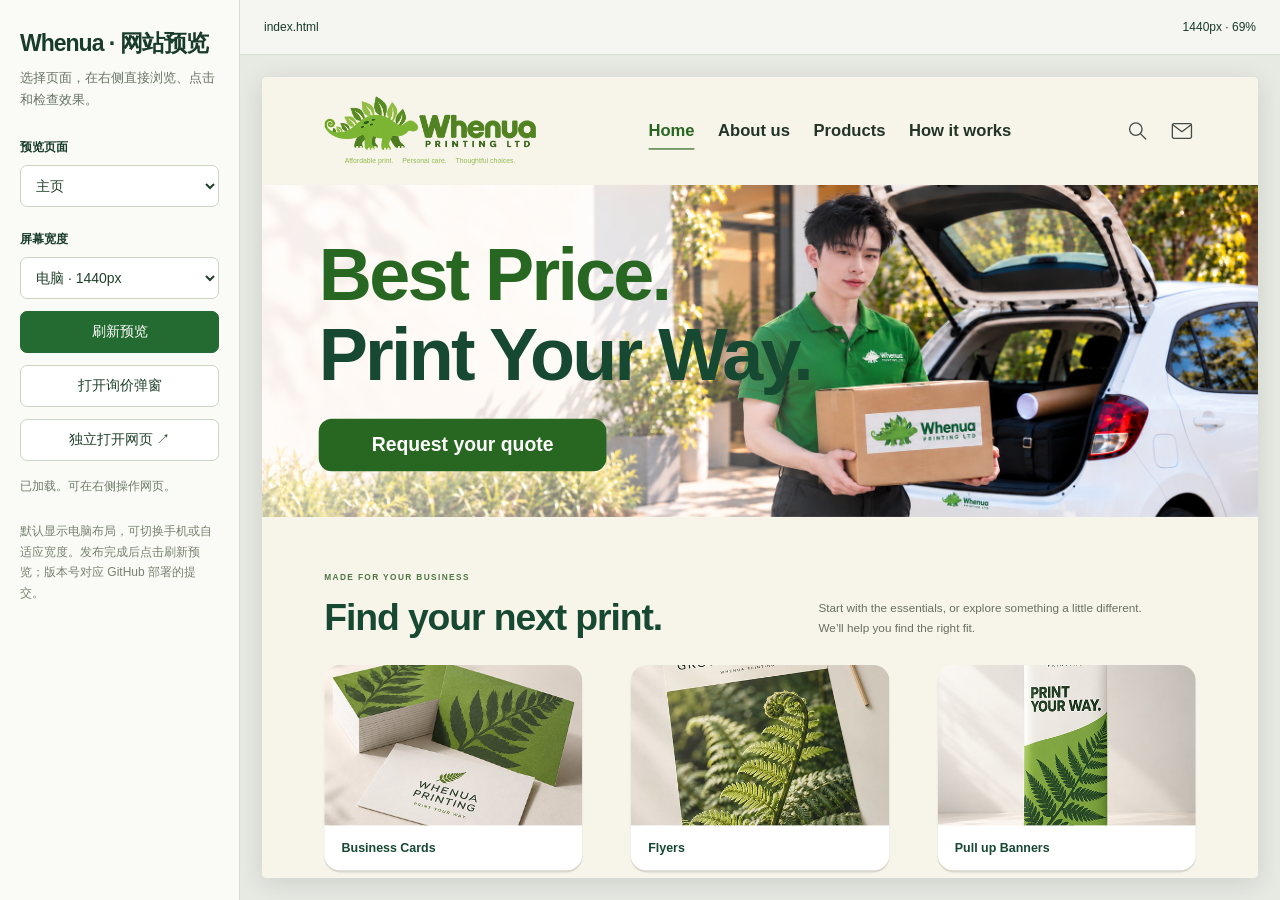
<file: preview.html>
<!doctype html>
<html lang="zh-CN">
  <head>
    <meta charset="UTF-8" />
    <meta name="viewport" content="width=device-width,initial-scale=1" />
    <meta name="robots" content="noindex" />
    <title>Whenua · 网站预览</title>
    <style>
      * {
        box-sizing: border-box;
      }
      body {
        margin: 0;
        background: #e7e9e3;
        color: #183c29;
        font:
          14px Arial,
          sans-serif;
      }
      .workspace {
        display: grid;
        grid-template-columns: 240px 1fr;
        height: 100dvh;
      }
      aside {
        padding: 28px 20px;
        background: #fafbf7;
        border-right: 1px solid #d7ddd1;
        overflow: auto;
      }
      h1 {
        font-size: 23px;
        letter-spacing: -1px;
        margin: 0 0 8px;
      }
      p {
        font-size: 13px;
        line-height: 1.7;
        color: #697465;
        margin: 0 0 28px;
      }
      label {
        display: block;
        font-size: 12px;
        font-weight: bold;
        margin: 24px 0 9px;
      }
      select,
      button,
      a.action {
        font: inherit;
        border: 1px solid #cbd5c3;
        border-radius: 7px;
        background: white;
        color: #20412a;
        padding: 11px;
        width: 100%;
        display: block;
      }
      button {
        cursor: pointer;
        margin-top: 12px;
      }
      button.primary {
        color: white;
        background: #236b30;
        border-color: #236b30;
      }
      a.action {
        text-decoration: none;
        text-align: center;
        margin-top: 12px;
      }
      button:hover,
      a.action:hover {
        filter: brightness(0.95);
      }
      .note {
        font-size: 12px;
        margin-top: 25px;
        color: #78816f;
      }
      .preview-area {
        display: flex;
        flex-direction: column;
        min-width: 0;
        min-height: 0;
      }
      .toolbar {
        background: #f5f6f1;
        min-height: 55px;
        border-bottom: 1px solid #d7ddd1;
        padding: 16px 24px;
        display: flex;
        align-items: center;
        justify-content: space-between;
        gap: 16px;
        font-size: 12px;
      }
      .stage {
        flex: 1;
        min-height: 0;
        overflow: hidden;
        padding: 22px;
        display: flex;
        justify-content: center;
        align-items: flex-start;
      }
      .frame-wrap {
        position: relative;
        background: white;
        box-shadow: 0 5px 25px #24382022;
        overflow: hidden;
        border-radius: 5px;
        flex: none;
      }
      iframe {
        display: block;
        border: 0;
        background: #f7f4e9;
        transform-origin: top left;
        max-width: none;
      }
      #status {
        font-size: 12px;
        color: #6f7c68;
        margin-top: 16px;
        line-height: 1.6;
      }
      :focus-visible {
        outline: 3px solid #7da448;
        outline-offset: 3px;
      }
      @media (max-width: 700px) {
        .workspace {
          grid-template-columns: 1fr;
          grid-template-rows: auto 1fr;
        }
        aside {
          padding: 14px 16px;
          display: flex;
          flex-wrap: wrap;
          align-items: center;
          gap: 10px;
          border-right: 0;
        }
        h1 {
          font-size: 18px;
          margin: 0;
          width: 100%;
        }
        aside > p,
        .note,
        aside label,
        #status {
          display: none;
        }
        select,
        button,
        a.action {
          width: auto;
          flex: 1;
          min-width: 90px;
          font-size: 12px;
          padding: 9px;
          margin: 0;
        }
        select {
          max-width: 48%;
        }
        .toolbar {
          padding: 10px 15px;
          min-height: 40px;
        }
        .stage {
          padding: 12px;
        }
      }
    </style>
  </head>
  <body>
    <div class="workspace">
      <aside>
        <h1>Whenua · 网站预览</h1>
        <p>选择页面，在右侧直接浏览、点击和检查效果。</p>
        <label for="page">预览页面</label
        ><select id="page">
          <option value="index.html">主页</option>
          <option value="about.html">About us</option>
          <option value="how-it-works.html">How it works</option>
          <option value="products.html">Products 产品总览</option>
          <option value="quote.html">正式询价页</option>
          <option value="thank-you.html">询价感谢页</option>
          <option value="privacy-policy.html">Privacy Policy</option>
          <option value="refund-policy.html">Refund Policy</option>
          <option value="terms-and-conditions.html">Terms &amp; Conditions</option>
          <option value="business-cards.html">名片</option>
          <option value="flyers.html">传单</option>
          <option value="posters.html">海报</option>
          <option value="name-badges.html">姓名牌</option>
          <option value="pull-up-banners.html">易拉宝</option></select
        ><label for="device">屏幕宽度</label
        ><select id="device">
          <option value="0">自适应窗口</option>
          <option value="1440" selected>电脑 · 1440px</option>
          <option value="768">平板 · 768px</option>
          <option value="390">手机 · 390px</option></select
        ><button class="primary" id="refresh">刷新预览</button
        ><button id="quote">打开询价弹窗</button
        ><a class="action" id="open" href="index.html" target="_blank" rel="noopener"
          >独立打开网页 ↗</a
        >
        <div id="status" role="status">正在加载…</div>
        <p class="note">
          默认显示电脑布局，可切换手机或自适应宽度。发布完成后点击刷新预览；版本号对应 GitHub
          部署的提交。
        </p>
      </aside>
      <section class="preview-area" aria-label="网站预览窗口">
        <div class="toolbar">
          <span id="location">index.html</span><span id="dimensions"></span>
        </div>
        <div class="stage" id="stage">
          <div class="frame-wrap" id="frameWrap">
            <iframe
              id="site"
              src="index.html?_preview=20261026-header-preview"
              title="Whenua 网站实时预览"
            ></iframe>
          </div>
        </div>
      </section>
    </div>
    <script>
      const frame = document.getElementById('site'),
        stage = document.getElementById('stage'),
        wrap = document.getElementById('frameWrap'),
        page = document.getElementById('page'),
        device = document.getElementById('device'),
        status = document.getElementById('status');
      function resize() {
        const css = getComputedStyle(stage),
          available =
            stage.clientWidth - parseFloat(css.paddingLeft) - parseFloat(css.paddingRight),
          height = stage.clientHeight - parseFloat(css.paddingTop) - parseFloat(css.paddingBottom);
        if (available <= 0 || height <= 0) return;
        const width = Number(device.value) || available,
          scale = Math.min(1, available / width);
        frame.style.width = width + 'px';
        frame.style.height = height / scale + 'px';
        frame.style.transform = `scale(${scale})`;
        wrap.style.width = width * scale + 'px';
        wrap.style.height = height + 'px';
        document.getElementById('dimensions').textContent =
          Math.round(width) + 'px · ' + Math.round(scale * 100) + '%';
      }
      function load() {
        status.textContent = '正在加载最新预览…';
        frame.src = page.value + '?_preview=' + Date.now();
        document.getElementById('open').href = frame.src;
      }
      page.addEventListener('change', load);
      device.addEventListener('change', resize);
      new ResizeObserver(resize).observe(stage);
      frame.addEventListener('load', () => {
        try {
          const filename = frame.contentWindow.location.pathname.split('/').pop() || 'index.html';
          if ([...page.options].some((o) => o.value === filename)) page.value = filename;
          document.getElementById('location').textContent = filename;
          document.getElementById('open').href = frame.contentWindow.location.href;
          const revision = frame.contentDocument.querySelector('meta[name=site-build]')?.content;
          status.textContent =
            '已加载' + (revision ? ' · 版本 ' + revision.slice(0, 7) : '') + '。可在右侧操作网页。';
        } catch {
          status.textContent = '页面已加载。';
        }
        resize();
      });
      document.getElementById('refresh').onclick = () => {
        status.textContent = '正在刷新…';
        load();
      };
      document.getElementById('quote').onclick = () => {
        try {
          const trigger = frame.contentDocument.querySelector('.quote-open');
          if (trigger) {
            trigger.click();
            status.textContent = '已打开询价弹窗。';
          } else {
            frame.contentDocument.getElementById('quoteForm').scrollIntoView();
            frame.contentDocument.getElementById('name').focus();
            status.textContent = '已定位询价表单。';
          }
        } catch {
          status.textContent = '页面尚未加载完成，请稍后再试。';
        }
      };
      resize();
    </script>
  </body>
</html>
</file>
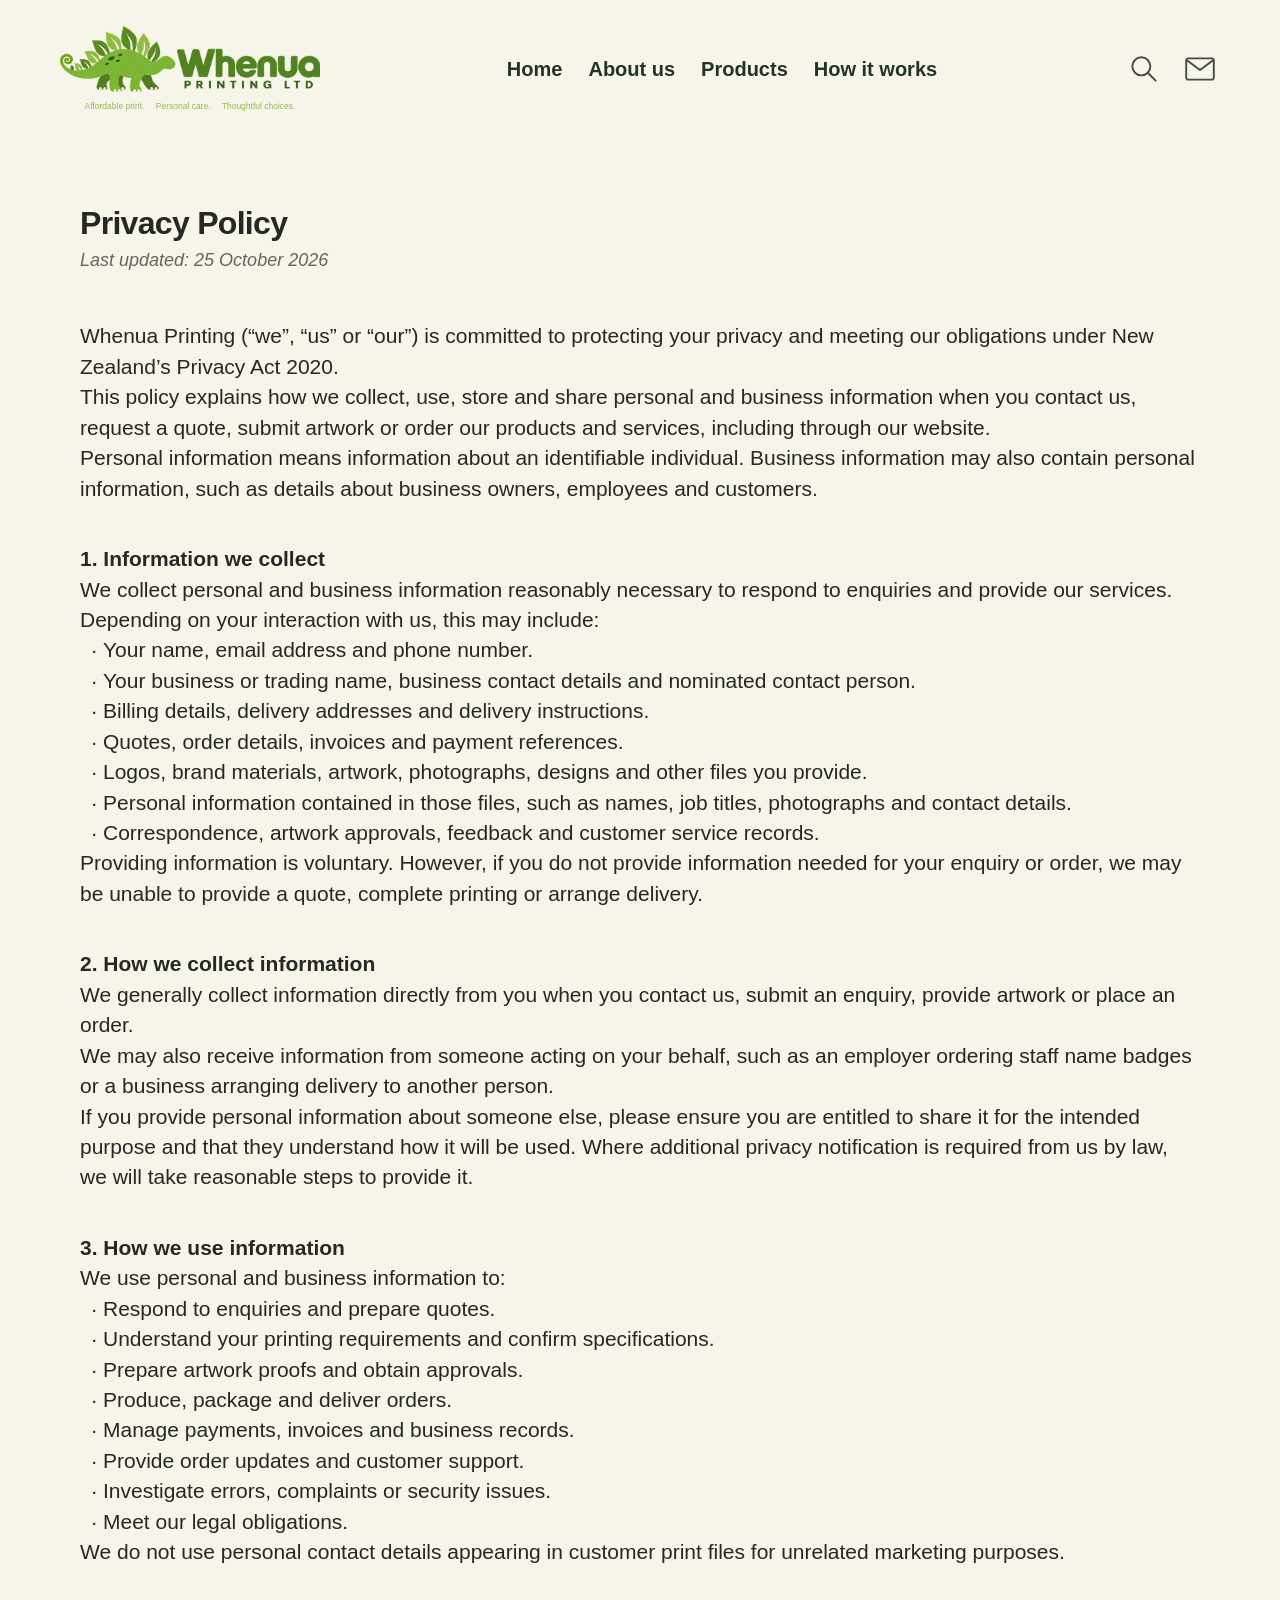
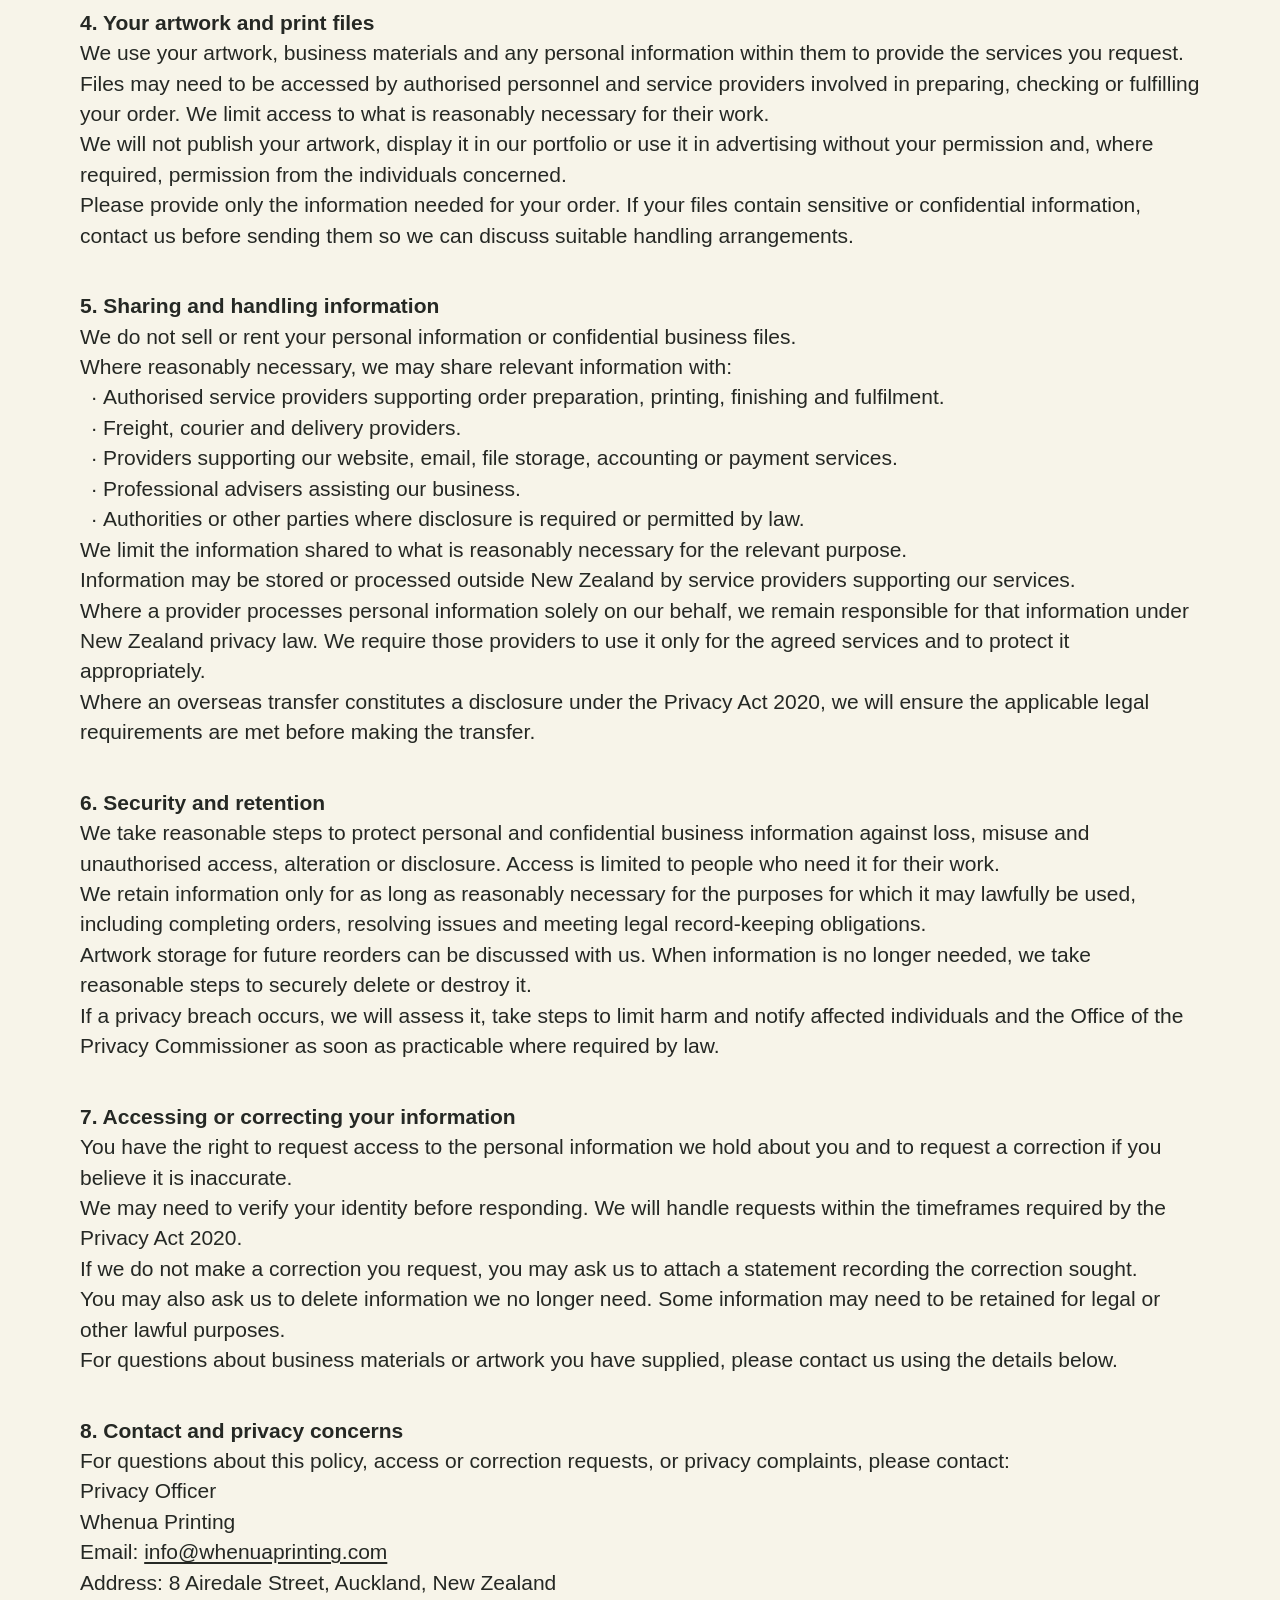
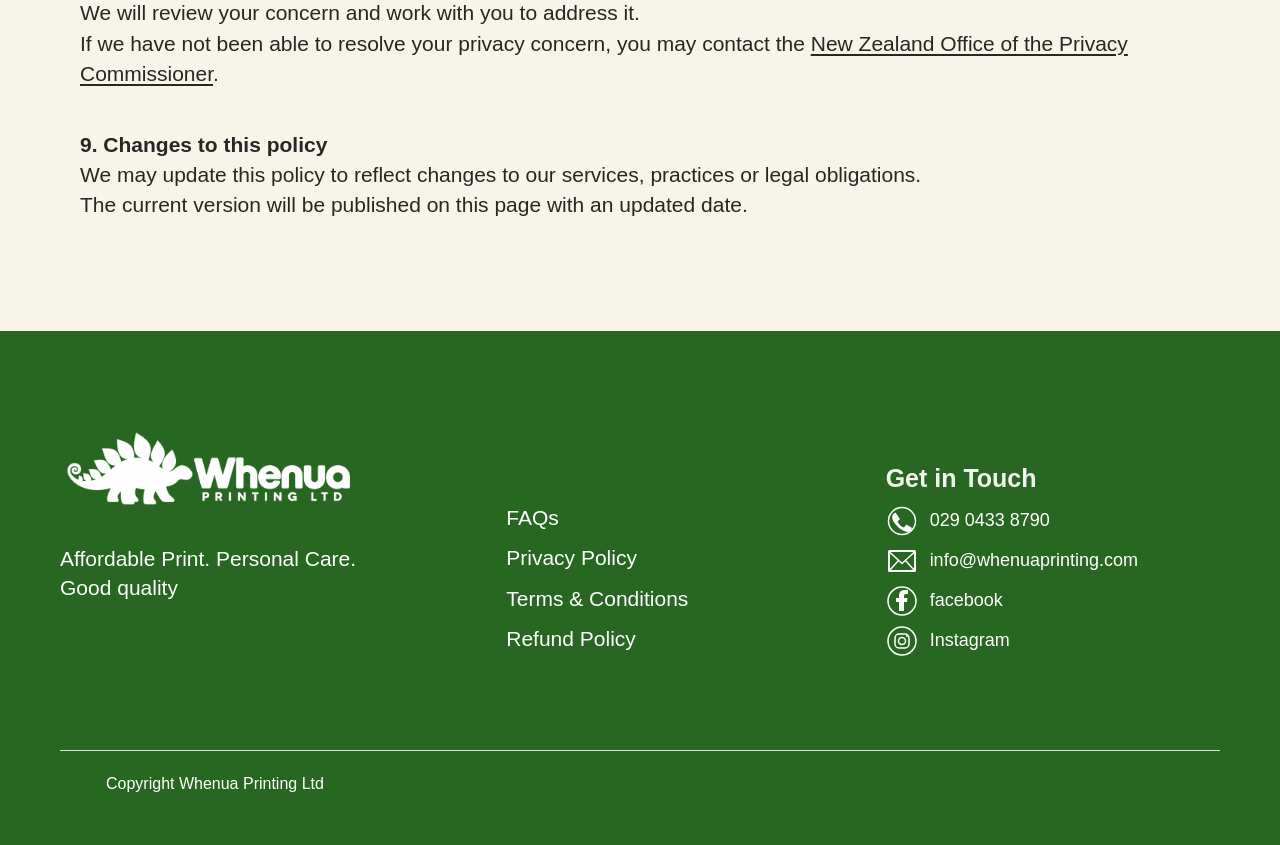
<file: privacy-policy.html>
<!doctype html>
<html lang="en">
  <head>
    <meta charset="UTF-8" />
    <meta name="viewport" content="width=device-width,initial-scale=1" />
    <title>Privacy Policy | Whenua Printing</title>
    <meta
      name="description"
      content="How Whenua Printing collects, uses, stores and shares personal and business information under New Zealand’s Privacy Act 2020."
    />
    <meta name="theme-color" content="#286722" />
    <link rel="icon" href="assets/Image%20Logo.png" />
    <link rel="stylesheet" href="styles/home.css" />
    <link rel="stylesheet" href="styles/policy.css" />
    <script src="scripts/navigation.js" defer></script>
    <script src="scripts/quote.js" defer></script>
    <script src="scripts/search.js" defer></script>
    <link rel="stylesheet" href="styles/refinements.css?v=20261026-header" />
  </head>
  <body class="policy-page">
    <a class="skip-link" href="#main">Skip to content</a>
    <header class="site-header">
      <div class="header-inner">
        <a class="brand-link" href="index.html" aria-label="Whenua Printing home"
          ><div class="logo-crop">
            <img src="assets/Comb%20Logo.png" alt="Whenua Printing Ltd" width="640" height="238" />
          </div>
          <div class="brand-tagline">
            Affordable print.　 Personal care.　 Thoughtful choices.
          </div></a
        >
        <nav class="desktop-nav" id="siteNav" aria-label="Main navigation">
          <a href="index.html">Home</a><a href="about.html">About us</a
          ><a href="products.html">Products</a><a href="how-it-works.html">How it works</a
          ><button
            class="mobile-search"
            type="button"
            aria-haspopup="dialog"
            aria-controls="searchDialog"
          >
            <svg viewBox="0 0 32 32" aria-hidden="true" focusable="false">
              <circle
                cx="13.5"
                cy="13.5"
                r="8.5"
                fill="none"
                stroke="currentColor"
                stroke-width="1.8"
              />
              <path
                d="m20 20 7 7"
                fill="none"
                stroke="currentColor"
                stroke-width="1.8"
                stroke-linecap="round"
              /></svg
            ><span>Search products</span>
          </button>
        </nav>
        <div class="header-actions">
          <button class="icon-button" id="searchButton" aria-label="Search products">
            <svg viewBox="0 0 32 32" aria-hidden="true" focusable="false">
              <circle
                cx="13.5"
                cy="13.5"
                r="8.5"
                fill="none"
                stroke="currentColor"
                stroke-width="1.8"
              />
              <path
                d="m20 20 7 7"
                fill="none"
                stroke="currentColor"
                stroke-width="1.8"
                stroke-linecap="round"
              />
            </svg></button
          ><a class="icon-button" href="quote.html?v=20261029-email-refresh" aria-label="Request a quote"
            ><svg viewBox="0 0 32 32" aria-hidden="true" focusable="false">
              <rect
                x="3"
                y="6"
                width="26"
                height="20"
                rx="2"
                fill="none"
                stroke="currentColor"
                stroke-width="1.8"
              />
              <path
                d="m4 8 12 9L28 8"
                fill="none"
                stroke="currentColor"
                stroke-width="1.8"
                stroke-linecap="round"
                stroke-linejoin="round"
              /></svg></a
          ><button
            class="icon-button menu-toggle"
            id="menuToggle"
            aria-label="Open navigation"
            aria-controls="siteNav"
            aria-expanded="false"
          >
            <svg viewBox="0 0 64 64" aria-hidden="true" focusable="false">
              <path
                d="M9 15h46M9 32h46M9 49h46"
                fill="none"
                stroke="currentColor"
                stroke-width="4"
              />
            </svg>
          </button>
        </div>
      </div>
    </header>
    <main id="main" class="policy-main">
      <article aria-label="Privacy Policy">
        <h1>Privacy Policy</h1>
        <p class="policy-updated">
          Last updated: <time datetime="2026-10-25">25 October 2026</time>
        </p>
        <div class="policy-intro">
          <p>
            Whenua Printing (“we”, “us” or “our”) is committed to protecting your privacy and
            meeting our obligations under New Zealand’s Privacy Act 2020.
          </p>
          <p>
            This policy explains how we collect, use, store and share personal and business
            information when you contact us, request a quote, submit artwork or order our products
            and services, including through our website.
          </p>
          <p>
            Personal information means information about an identifiable individual. Business
            information may also contain personal information, such as details about business
            owners, employees and customers.
          </p>
        </div>
        <section aria-labelledby="information">
          <h2 id="information">1. Information we collect</h2>
          <p>
            We collect personal and business information reasonably necessary to respond to
            enquiries and provide our services. Depending on your interaction with us, this may
            include:
          </p>
          <ul>
            <li>Your name, email address and phone number.</li>
            <li>
              Your business or trading name, business contact details and nominated contact person.
            </li>
            <li>Billing details, delivery addresses and delivery instructions.</li>
            <li>Quotes, order details, invoices and payment references.</li>
            <li>
              Logos, brand materials, artwork, photographs, designs and other files you provide.
            </li>
            <li>
              Personal information contained in those files, such as names, job titles, photographs
              and contact details.
            </li>
            <li>Correspondence, artwork approvals, feedback and customer service records.</li>
          </ul>
          <p>
            Providing information is voluntary. However, if you do not provide information needed
            for your enquiry or order, we may be unable to provide a quote, complete printing or
            arrange delivery.
          </p>
        </section>
        <section aria-labelledby="collection">
          <h2 id="collection">2. How we collect information</h2>
          <p>
            We generally collect information directly from you when you contact us, submit an
            enquiry, provide artwork or place an order.
          </p>
          <p>
            We may also receive information from someone acting on your behalf, such as an employer
            ordering staff name badges or a business arranging delivery to another person.
          </p>
          <p>
            If you provide personal information about someone else, please ensure you are entitled
            to share it for the intended purpose and that they understand how it will be used. Where
            additional privacy notification is required from us by law, we will take reasonable
            steps to provide it.
          </p>
        </section>
        <section aria-labelledby="use">
          <h2 id="use">3. How we use information</h2>
          <p>We use personal and business information to:</p>
          <ul>
            <li>Respond to enquiries and prepare quotes.</li>
            <li>Understand your printing requirements and confirm specifications.</li>
            <li>Prepare artwork proofs and obtain approvals.</li>
            <li>Produce, package and deliver orders.</li>
            <li>Manage payments, invoices and business records.</li>
            <li>Provide order updates and customer support.</li>
            <li>Investigate errors, complaints or security issues.</li>
            <li>Meet our legal obligations.</li>
          </ul>
          <p>
            We do not use personal contact details appearing in customer print files for unrelated
            marketing purposes.
          </p>
        </section>
        <section aria-labelledby="artwork">
          <h2 id="artwork">4. Your artwork and print files</h2>
          <p>
            We use your artwork, business materials and any personal information within them to
            provide the services you request.
          </p>
          <p>
            Files may need to be accessed by authorised personnel and service providers involved in
            preparing, checking or fulfilling your order. We limit access to what is reasonably
            necessary for their work.
          </p>
          <p>
            We will not publish your artwork, display it in our portfolio or use it in advertising
            without your permission and, where required, permission from the individuals concerned.
          </p>
          <p>
            Please provide only the information needed for your order. If your files contain
            sensitive or confidential information, contact us before sending them so we can discuss
            suitable handling arrangements.
          </p>
        </section>
        <section aria-labelledby="sharing">
          <h2 id="sharing">5. Sharing and handling information</h2>
          <p>We do not sell or rent your personal information or confidential business files.</p>
          <p>Where reasonably necessary, we may share relevant information with:</p>
          <ul>
            <li>
              Authorised service providers supporting order preparation, printing, finishing and
              fulfilment.
            </li>
            <li>Freight, courier and delivery providers.</li>
            <li>
              Providers supporting our website, email, file storage, accounting or payment services.
            </li>
            <li>Professional advisers assisting our business.</li>
            <li>Authorities or other parties where disclosure is required or permitted by law.</li>
          </ul>
          <p>
            We limit the information shared to what is reasonably necessary for the relevant
            purpose.
          </p>
          <p>
            Information may be stored or processed outside New Zealand by service providers
            supporting our services.
          </p>
          <p>
            Where a provider processes personal information solely on our behalf, we remain
            responsible for that information under New Zealand privacy law. We require those
            providers to use it only for the agreed services and to protect it appropriately.
          </p>
          <p>
            Where an overseas transfer constitutes a disclosure under the Privacy Act 2020, we will
            ensure the applicable legal requirements are met before making the transfer.
          </p>
        </section>
        <section aria-labelledby="security">
          <h2 id="security">6. Security and retention</h2>
          <p>
            We take reasonable steps to protect personal and confidential business information
            against loss, misuse and unauthorised access, alteration or disclosure. Access is
            limited to people who need it for their work.
          </p>
          <p>
            We retain information only for as long as reasonably necessary for the purposes for
            which it may lawfully be used, including completing orders, resolving issues and meeting
            legal record-keeping obligations.
          </p>
          <p>
            Artwork storage for future reorders can be discussed with us. When information is no
            longer needed, we take reasonable steps to securely delete or destroy it.
          </p>
          <p>
            If a privacy breach occurs, we will assess it, take steps to limit harm and notify
            affected individuals and the Office of the Privacy Commissioner as soon as practicable
            where required by law.
          </p>
        </section>
        <section aria-labelledby="access">
          <h2 id="access">7. Accessing or correcting your information</h2>
          <p>
            You have the right to request access to the personal information we hold about you and
            to request a correction if you believe it is inaccurate.
          </p>
          <p>
            We may need to verify your identity before responding. We will handle requests within
            the timeframes required by the Privacy Act 2020.
          </p>
          <p>
            If we do not make a correction you request, you may ask us to attach a statement
            recording the correction sought.
          </p>
          <p>
            You may also ask us to delete information we no longer need. Some information may need
            to be retained for legal or other lawful purposes.
          </p>
          <p>
            For questions about business materials or artwork you have supplied, please contact us
            using the details below.
          </p>
        </section>
        <section aria-labelledby="contact">
          <h2 id="contact">8. Contact and privacy concerns</h2>
          <p>
            For questions about this policy, access or correction requests, or privacy complaints,
            please contact:
          </p>
          <address>
            Privacy Officer<br />Whenua Printing<br />Email:
            <a href="mailto:info@whenuaprinting.com">info@whenuaprinting.com</a><br />Address: 8
            Airedale Street, Auckland, New Zealand
          </address>
          <p>We will review your concern and work with you to address it.</p>
          <p>
            If we have not been able to resolve your privacy concern, you may contact the
            <a href="https://www.privacy.org.nz/">New Zealand Office of the Privacy Commissioner</a
            >.
          </p>
        </section>
        <section aria-labelledby="changes">
          <h2 id="changes">9. Changes to this policy</h2>
          <p>
            We may update this policy to reflect changes to our services, practices or legal
            obligations.
          </p>
          <p>The current version will be published on this page with an updated date.</p>
        </section>
      </article>
    </main>
    <footer class="site-footer standard-footer">
      <div class="container">
        <div class="footer-grid">
          <div class="footer-brand-column">
            <a class="footer-brand" href="index.html" aria-label="Whenua Printing home"
              ><img
                class="footer-logo-image"
                src="assets/footer-logo.png"
                alt="Whenua Printing Ltd"
                width="393"
                height="131"
                loading="lazy"
            /></a>
            <p>Affordable Print. Personal Care.<br />Good quality</p>
          </div>
          <nav class="footer-column footer-policies" aria-label="Help and policies">
            <a href="index.html#faqs">FAQs</a
            ><a href="privacy-policy.html" data-policy="privacy">Privacy Policy</a
            ><a href="terms-and-conditions.html" data-policy="terms">Terms &amp; Conditions</a
            ><a href="refund-policy.html" data-policy="refund">Refund Policy</a>
          </nav>
          <div class="footer-column footer-contact">
            <h3>Get in Touch</h3>
            <a class="contact-link" href="tel:02904338790"
              ><svg viewBox="0 0 64 64" aria-hidden="true" focusable="false">
                <circle cx="32" cy="32" r="27" fill="none" stroke="currentColor" stroke-width="3" />
                <path
                  d="M19 15l9 13-5 5c4 7 7 10 13 12l5-6 11 7c-3 13-17 8-28-2C10 31 9 19 19 15"
                  fill="currentColor"
                /></svg
              ><span>029 0433 8790</span></a
            ><a class="contact-link" href="mailto:info@whenuaprinting.com"
              ><svg viewBox="0 0 64 64" aria-hidden="true" focusable="false">
                <rect
                  x="6"
                  y="12"
                  width="52"
                  height="40"
                  rx="1"
                  fill="none"
                  stroke="currentColor"
                  stroke-width="4"
                />
                <path
                  d="m7 14 25 23 25-23M7 51l18-20m32 20L39 31"
                  fill="none"
                  stroke="currentColor"
                  stroke-width="3"
                /></svg
              ><span>info@whenuaprinting.com</span></a
            ><span class="social-label"
              ><svg viewBox="0 0 32 32" aria-hidden="true">
                <circle
                  cx="16"
                  cy="16"
                  r="14"
                  fill="none"
                  stroke="currentColor"
                  stroke-width="1.5"
                />
                <path
                  d="M18 26V17h3l.5-4H18v-2c0-1 .5-2 2-2h2V5h-3c-4 0-6 2-6 6v2h-3v4h3v9Z"
                  fill="currentColor"
                /></svg
              ><span>facebook</span></span
            ><span class="social-label"
              ><svg viewBox="0 0 32 32" aria-hidden="true">
                <circle
                  cx="16"
                  cy="16"
                  r="14"
                  fill="none"
                  stroke="currentColor"
                  stroke-width="1.5"
                />
                <rect
                  x="9"
                  y="9"
                  width="14"
                  height="14"
                  rx="4"
                  fill="none"
                  stroke="currentColor"
                  stroke-width="1.5"
                />
                <circle
                  cx="16"
                  cy="16"
                  r="3.5"
                  fill="none"
                  stroke="currentColor"
                  stroke-width="1.5"
                />
                <circle cx="21" cy="11" r="1" fill="currentColor" /></svg
              ><span>Instagram</span></span
            >
          </div>
        </div>
        <div class="legal"><span>Copyright Whenua Printing Ltd</span></div>
      </div>
    </footer>
    <dialog id="quoteDialog" aria-labelledby="quoteTitle">
      <button class="dialog-close" type="button" data-close aria-label="Close enquiry">×</button>
      <h2 id="quoteTitle">Tell us what you need.</h2>
      <p>Tell us what you need and we’ll contact you by email or phone with a clear quote.</p>
      <form
        id="quoteForm"
        data-delivery="native"
        action="https://formsubmit.co/info@whenuaprinting.com"
        method="POST"
        target="_top"
      >
        <div class="form-field">
          <label for="name">Name</label
          ><input id="name" name="name" autocomplete="name" required maxlength="150" />
        </div>
        <div class="form-field">
          <label for="email">Email address</label
          ><input
            id="email"
            name="email"
            type="email"
            autocomplete="email"
            required
            maxlength="254"
          />
        </div>
        <div class="form-field">
          <label for="phone">Phone number</label
          ><input id="phone" name="phone" type="tel" autocomplete="tel" required maxlength="50" />
        </div>
        <div class="form-field">
          <label for="company">Company name</label
          ><input
            id="company"
            name="company"
            autocomplete="organization"
            required
            maxlength="200"
          />
        </div>
        <div class="form-field">
          <label for="product">Products</label
          ><select id="product" name="product" required>
            <option>Business Cards</option>
            <option>Flyers</option>
            <option>Pull up Banners</option>
            <option>Posters</option>
            <option>Name badges</option>
            <option>Something else</option>
          </select>
        </div>
        <div class="form-field">
          <label for="quantity">Quantity</label
          ><input
            id="quantity"
            name="quantity"
            type="number"
            min="1"
            max="1000000"
            step="1"
            required
          />
        </div>
        <div class="form-field">
          <label for="details">Project details (optional)</label
          ><textarea
            id="details"
            name="details"
            placeholder="Size, finish, preferred delivery date, or any questions"
            maxlength="5000"
          ></textarea>
        </div>
        <div class="form-honeypot" aria-hidden="true">
          <label for="website">Leave this field empty</label
          ><input id="website" name="_honey" tabindex="-1" autocomplete="off" />
        </div>
        <input type="hidden" name="_subject" value="New Whenua Printing quote enquiry" /><input
          type="hidden"
          name="_template"
          value="table"
        /><input
          type="hidden"
          name="_autoresponse"
          value="Kia ora,

Thank you for choosing Whenua Printing. We’ve received your quote request.

We’ll review your project details and contact you by email or phone to confirm the specifications, pricing and delivery options.

If you would like to add artwork or more information, email us at info@whenuaprinting.com. Please include your name and company so we can match it to your enquiry.

This is an acknowledgement of your enquiry, not an order confirmation or final quote.

Ngā mihi,
Whenua Printing
Affordable Print. Personal Care.
info@whenuaprinting.com
029 0433 8790"
        /><input
          type="hidden"
          name="_next"
          value="https://kimliumingyang.github.io/whenuaprinting/thank-you.html"
        />
        <div class="enquiry-actions">
          <button class="button" type="submit">Send enquiry</button
          ><button class="button button-secondary" type="button" id="copyEnquiry">
            Copy enquiry
          </button>
        </div>
        <p class="form-service-note">
          Your details are sent via FormSubmit to Whenua Printing. You may be asked to complete a
          quick verification. We’ll also send an acknowledgement to your email address.
        </p>
        <p id="emailStatus" role="status" aria-live="polite"></p>
        <div id="enquiryFallback" hidden>
          <label for="enquiryText"
            >Copy this message and email it to
            <a href="mailto:info@whenuaprinting.com">info@whenuaprinting.com</a></label
          ><textarea id="enquiryText" readonly></textarea>
        </div>
      </form>
    </dialog>
    <dialog id="searchDialog" aria-labelledby="searchTitle">
      <button class="dialog-close" type="button" data-close aria-label="Close search">×</button>
      <h2 id="searchTitle">Find your print.</h2>
      <div class="form-field">
        <label for="searchInput">Search products</label
        ><input
          id="searchInput"
          type="search"
          placeholder="Business cards, flyers, posters…"
          autocomplete="off"
        />
      </div>
      <ul class="search-results" id="searchResults" aria-label="Matching products"></ul>
      <p id="searchStatus" role="status"></p>
    </dialog>
  </body>
</html>
</file>
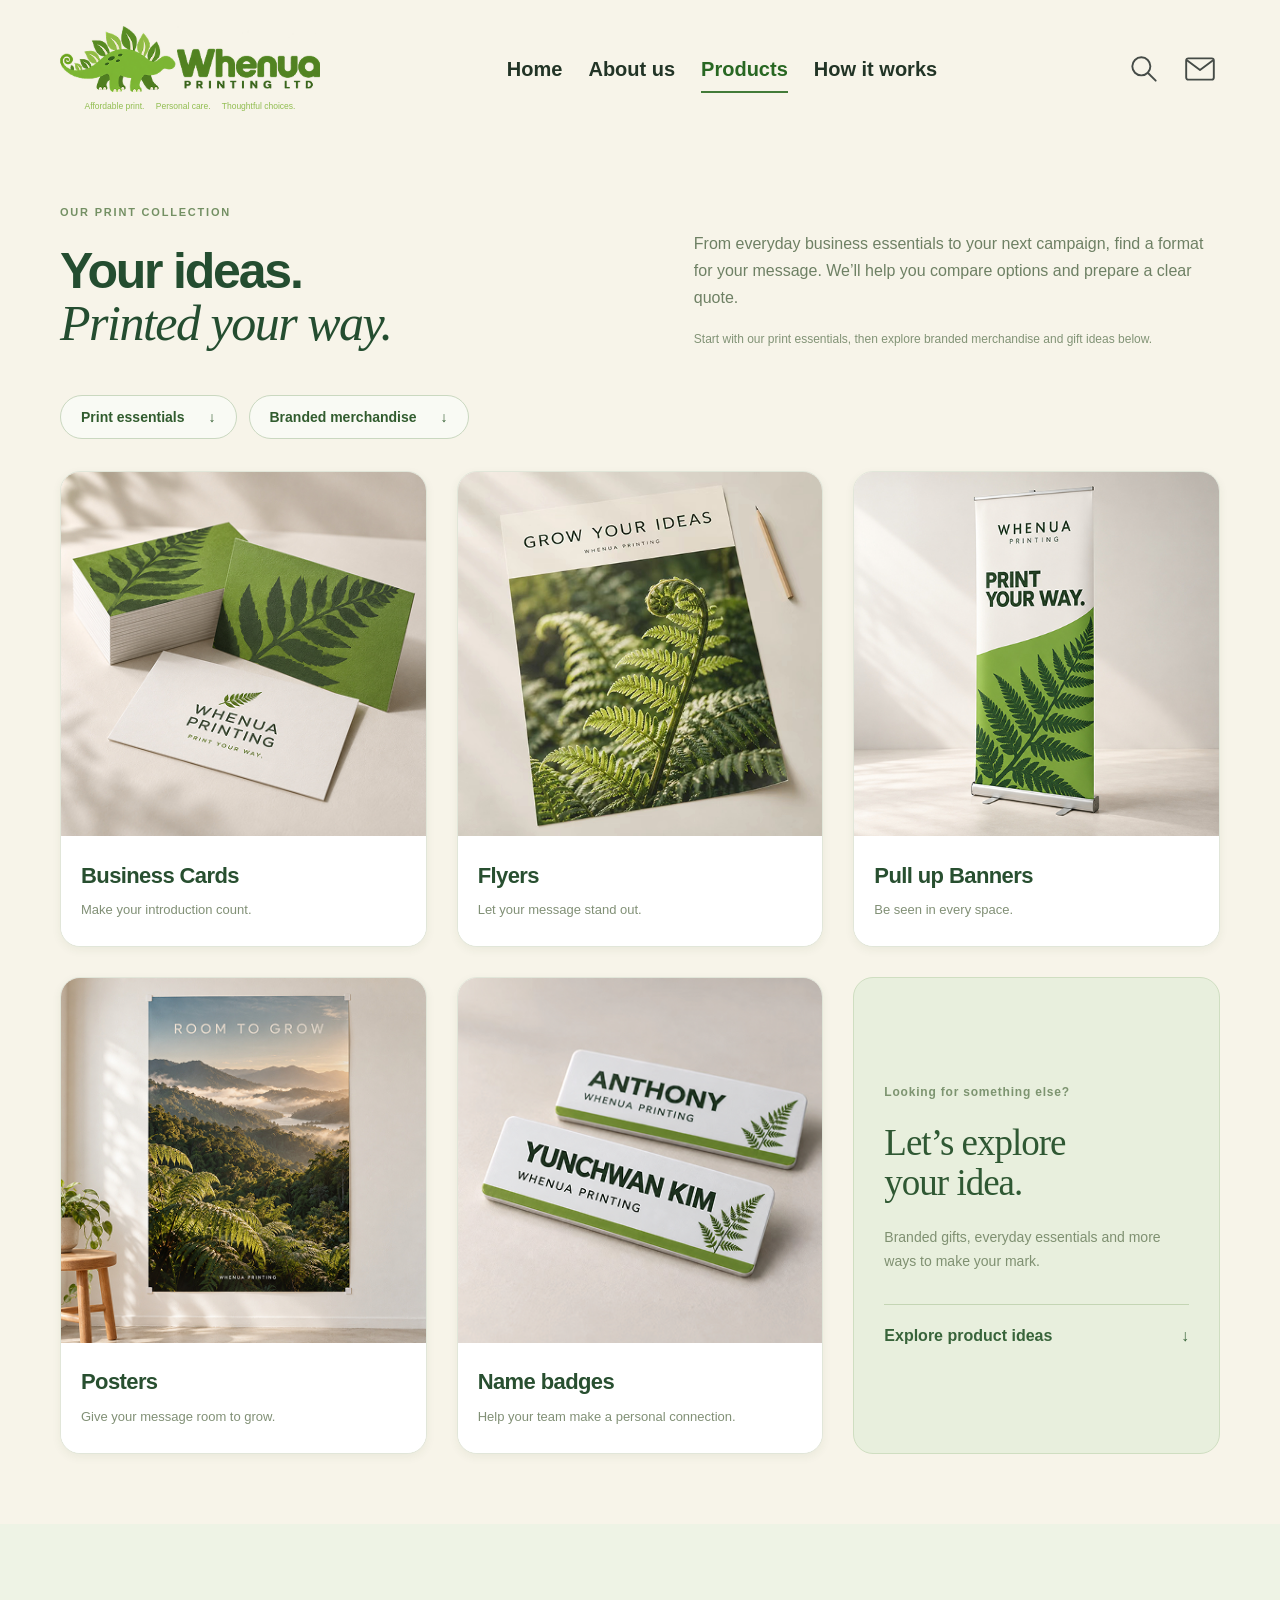
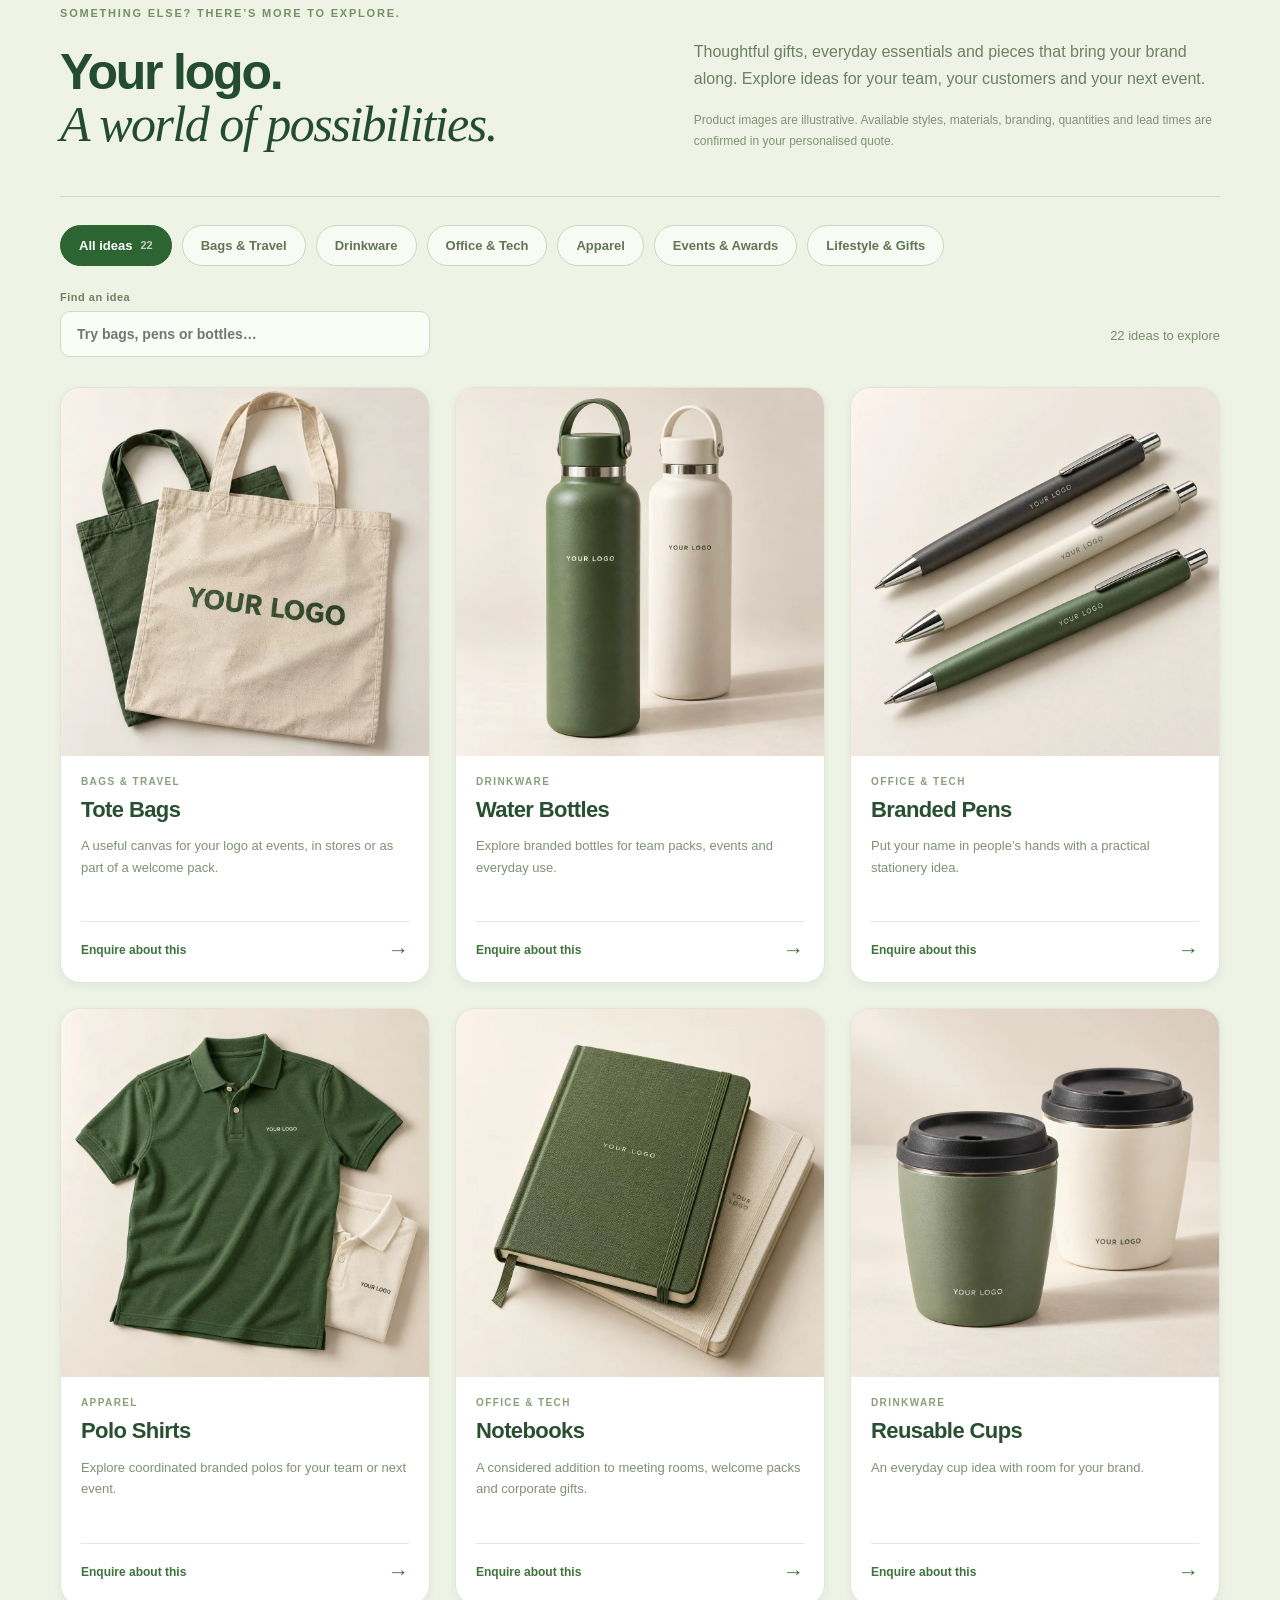
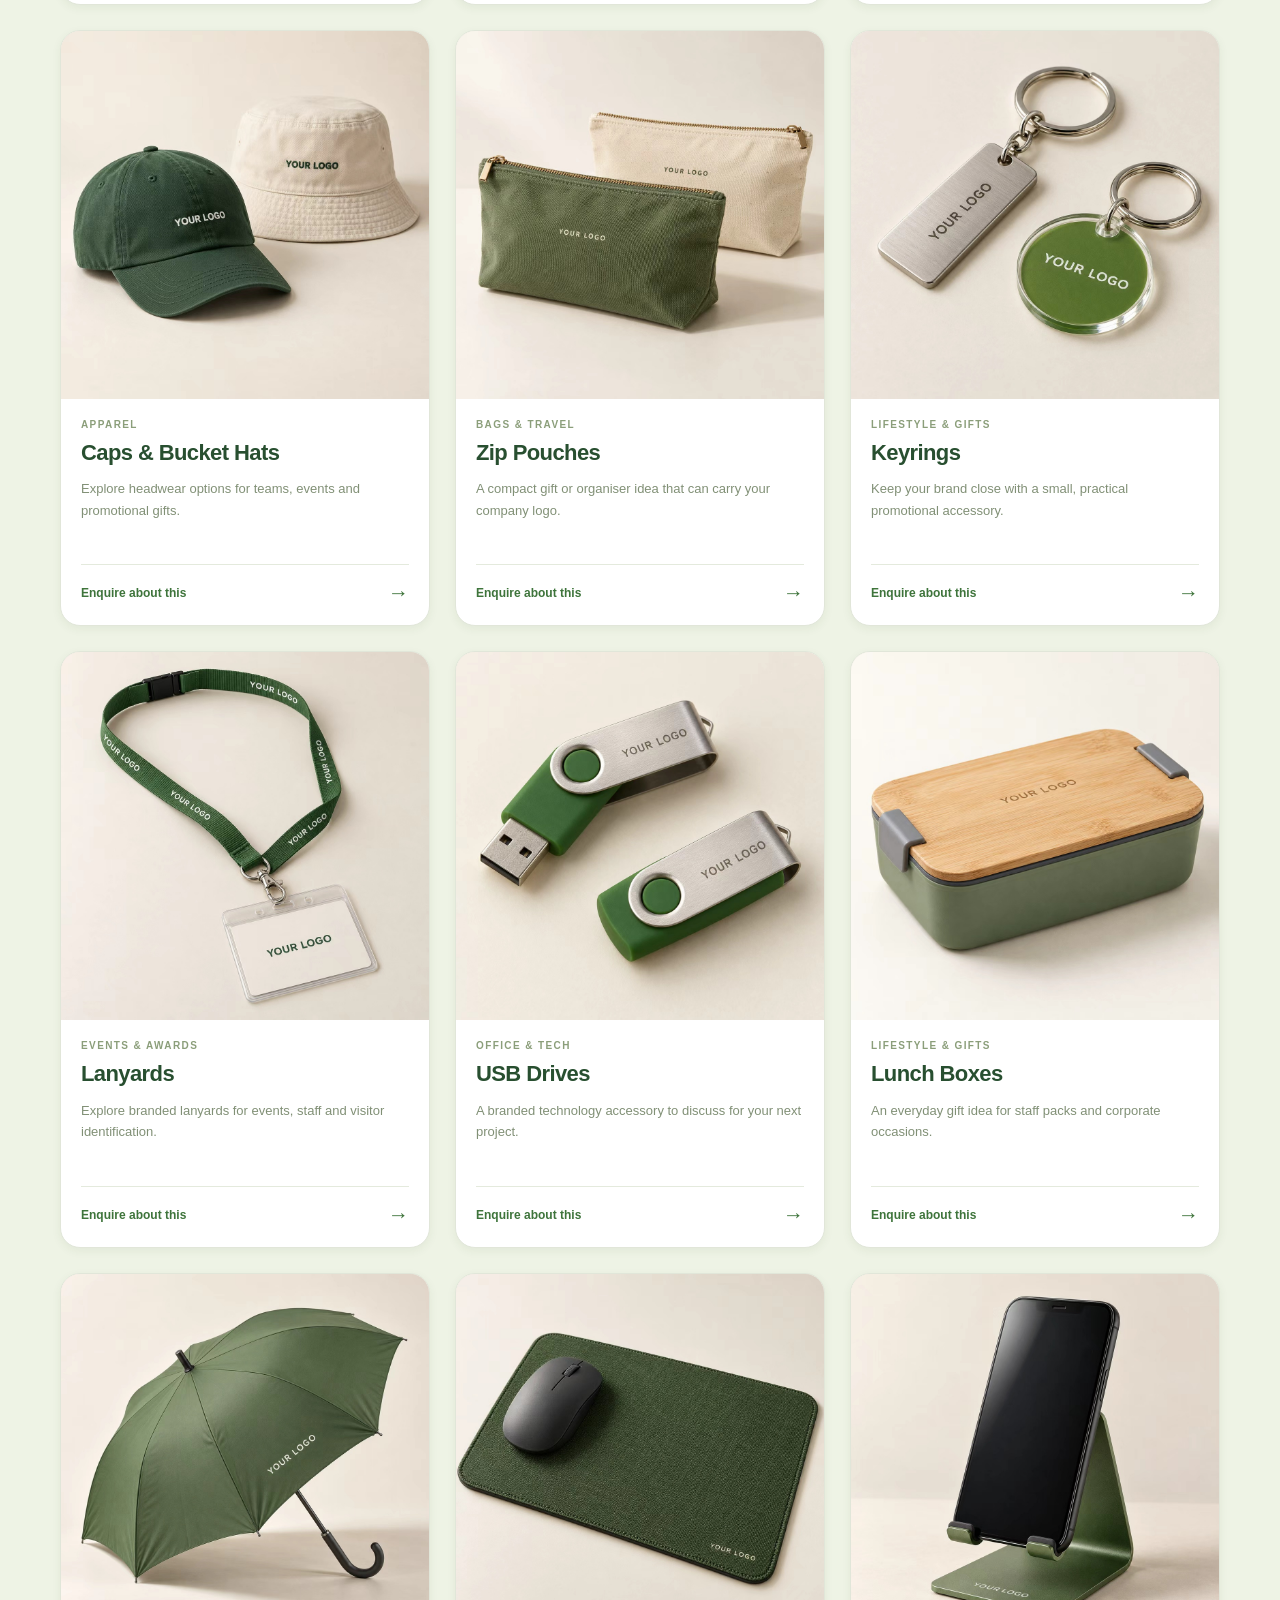
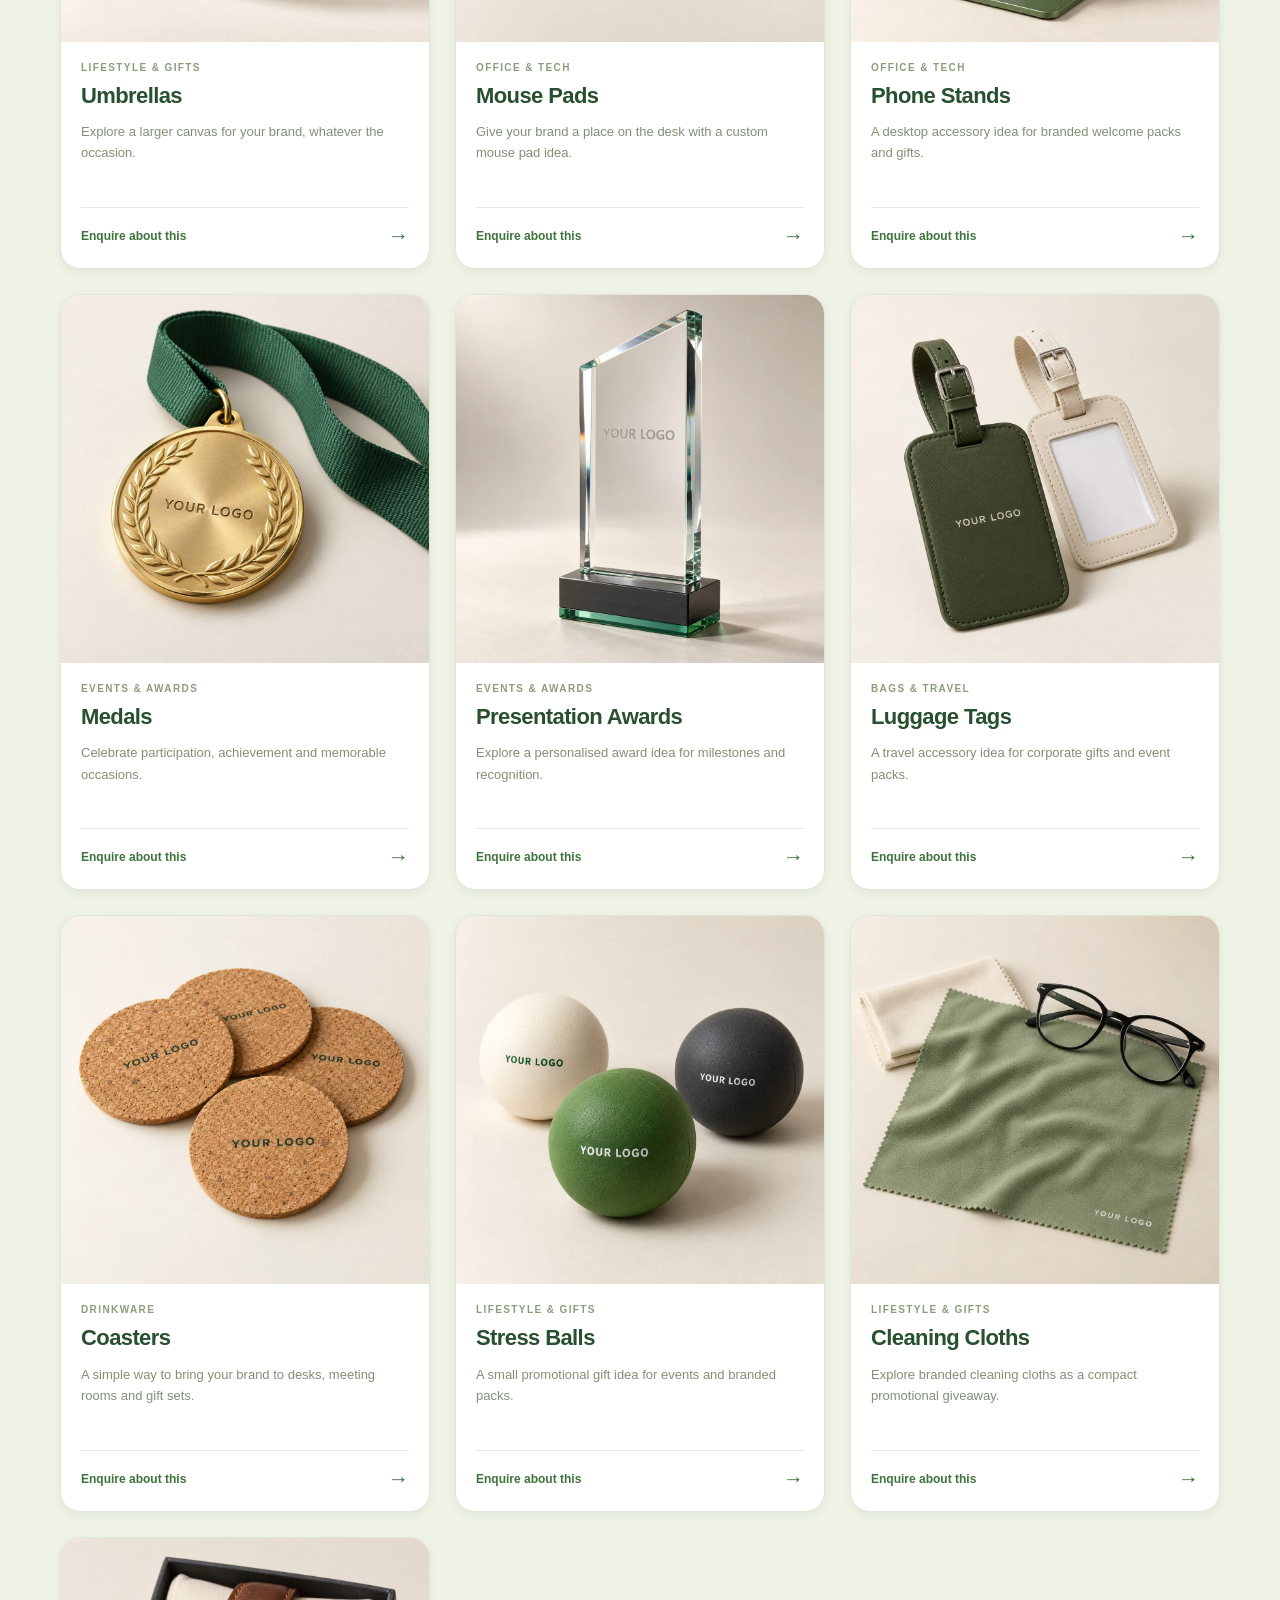
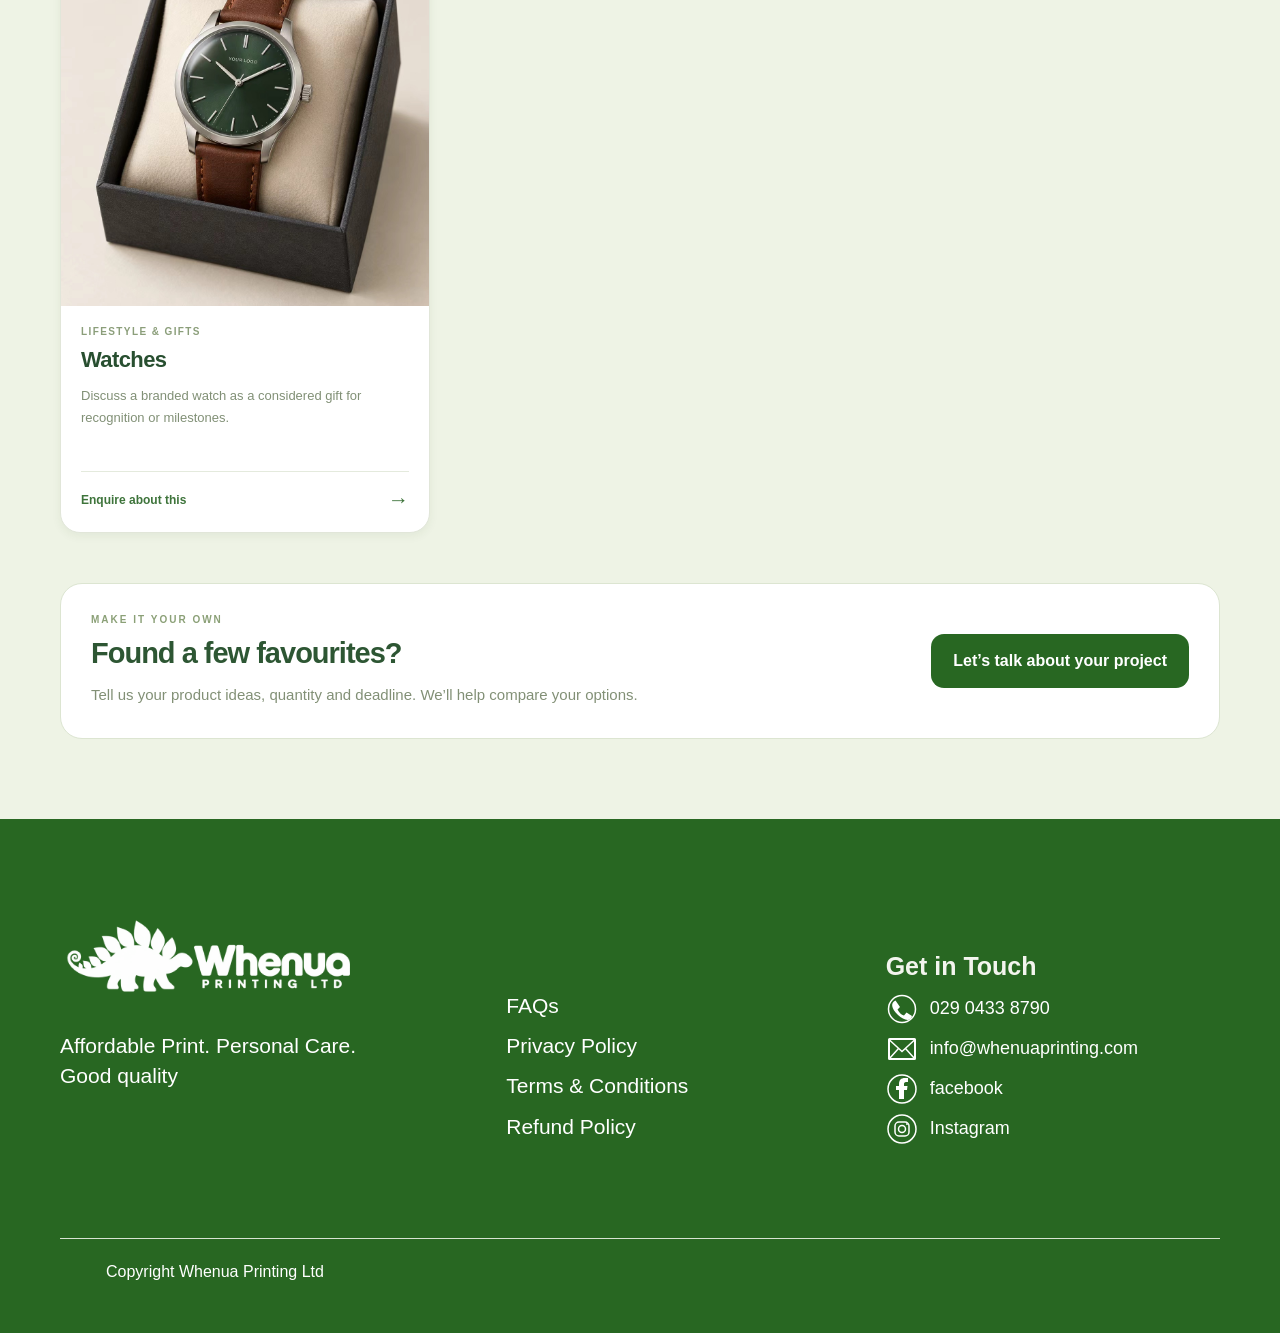
<file: products.html>
<!doctype html>
<html lang="en">
  <head>
    <meta charset="UTF-8" />
    <meta name="viewport" content="width=device-width,initial-scale=1" />
    <title>Products | Whenua Printing</title>
    <meta
      name="description"
      content="Explore business cards, flyers, posters, staff name badges, pull-up banners and custom print enquiries with Whenua Printing."
    />
    <meta name="theme-color" content="#286722" />
    <link rel="icon" href="assets/Image%20Logo.png" />
    <link rel="stylesheet" href="styles/home.css" />
    <link rel="stylesheet" href="styles/products.css?v=20261026-catalogue" />
    <script src="scripts/navigation.js" defer></script>
    <script src="scripts/quote.js" defer></script>
    <script src="scripts/search.js" defer></script>
    <script src="scripts/products.js?v=20261026-gallery" defer></script>
    <link rel="stylesheet" href="styles/refinements.css?v=20261026-header" />
  </head>
  <body class="products-page" data-quote-default="Something else">
    <a class="skip-link" href="#main">Skip to content</a>
    <header class="site-header">
      <div class="header-inner">
        <a class="brand-link" href="index.html" aria-label="Whenua Printing home"
          ><div class="logo-crop">
            <img src="assets/Comb%20Logo.png" alt="Whenua Printing Ltd" width="640" height="238" />
          </div>
          <div class="brand-tagline">
            Affordable print.　 Personal care.　 Thoughtful choices.
          </div></a
        >
        <nav class="desktop-nav" id="siteNav" aria-label="Main navigation">
          <a href="index.html">Home</a><a href="about.html">About us</a
          ><a href="products.html" aria-current="page">Products</a
          ><a href="how-it-works.html">How it works</a
          ><button
            class="mobile-search"
            type="button"
            aria-haspopup="dialog"
            aria-controls="searchDialog"
          >
            <svg viewBox="0 0 32 32" aria-hidden="true" focusable="false">
              <circle
                cx="13.5"
                cy="13.5"
                r="8.5"
                fill="none"
                stroke="currentColor"
                stroke-width="1.8"
              />
              <path
                d="m20 20 7 7"
                fill="none"
                stroke="currentColor"
                stroke-width="1.8"
                stroke-linecap="round"
              /></svg
            ><span>Search products</span>
          </button>
        </nav>
        <div class="header-actions">
          <button class="icon-button" id="searchButton" aria-label="Search products">
            <svg viewBox="0 0 32 32" aria-hidden="true" focusable="false">
              <circle
                cx="13.5"
                cy="13.5"
                r="8.5"
                fill="none"
                stroke="currentColor"
                stroke-width="1.8"
              />
              <path
                d="m20 20 7 7"
                fill="none"
                stroke="currentColor"
                stroke-width="1.8"
                stroke-linecap="round"
              />
            </svg></button
          ><a class="icon-button" href="quote.html?v=20261029-email-refresh" aria-label="Request a quote"
            ><svg viewBox="0 0 32 32" aria-hidden="true" focusable="false">
              <rect
                x="3"
                y="6"
                width="26"
                height="20"
                rx="2"
                fill="none"
                stroke="currentColor"
                stroke-width="1.8"
              />
              <path
                d="m4 8 12 9L28 8"
                fill="none"
                stroke="currentColor"
                stroke-width="1.8"
                stroke-linecap="round"
                stroke-linejoin="round"
              /></svg></a
          ><button
            class="icon-button menu-toggle"
            id="menuToggle"
            aria-label="Open navigation"
            aria-controls="siteNav"
            aria-expanded="false"
          >
            <svg viewBox="0 0 64 64" aria-hidden="true" focusable="false">
              <path
                d="M9 15h46M9 32h46M9 49h46"
                fill="none"
                stroke="currentColor"
                stroke-width="4"
              />
            </svg>
          </button>
        </div>
      </div>
    </header>
    <main id="main">
      <section class="catalogue-intro catalogue-heading" aria-labelledby="catalogueTitle">
        <div>
          <p class="eyebrow">OUR PRINT COLLECTION</p>
          <h1 id="catalogueTitle">Your ideas.<br /><em>Printed your way.</em></h1>
        </div>
        <div class="catalogue-intro-copy">
          <p>
            From everyday business essentials to your next campaign, find a format for your message.
            We’ll help you compare options and prepare a clear quote.
          </p>
          <p class="catalogue-range-note">
            Start with our print essentials, then explore branded merchandise and gift ideas below.
          </p>
        </div>
      </section>
      <nav class="collection-jump container" aria-label="Product collections">
        <a href="#print-essentials">Print essentials <span aria-hidden="true">↓</span></a
        ><a href="#something-else">Branded merchandise <span aria-hidden="true">↓</span></a>
      </nav>
      <section id="print-essentials" class="catalogue-section" aria-label="Printing products">
        <div class="container product-grid">
          <a class="product-card" href="business-cards.html" data-product-link="Business Cards"
            ><img
              class="product-photo"
              src="assets/business-cards.jpg"
              alt="Business Cards printed by Whenua Printing"
              width="488"
              height="303"
              loading="lazy" />
            <div class="product-caption">
              <span
                ><strong>Business Cards</strong><small>Make your introduction count.</small></span
              ><span class="round-arrow" aria-hidden="true"
                ><svg viewBox="0 0 32 32" fill="none">
                  <path
                    d="M7 16h18M17 8l8 8-8 8"
                    stroke="currentColor"
                    stroke-width="3.5"
                    stroke-linecap="round"
                    stroke-linejoin="miter"
                  /></svg
              ></span></div></a
          ><a class="product-card" href="flyers.html" data-product-link="Flyers"
            ><img
              class="product-photo"
              src="assets/flyers.jpg"
              alt="Flyers printed by Whenua Printing"
              width="488"
              height="303"
              loading="lazy" />
            <div class="product-caption">
              <span><strong>Flyers</strong><small>Let your message stand out.</small></span
              ><span class="round-arrow" aria-hidden="true"
                ><svg viewBox="0 0 32 32" fill="none">
                  <path
                    d="M7 16h18M17 8l8 8-8 8"
                    stroke="currentColor"
                    stroke-width="3.5"
                    stroke-linecap="round"
                    stroke-linejoin="miter"
                  /></svg
              ></span></div></a
          ><a class="product-card" href="pull-up-banners.html" data-product-link="Pull up Banners"
            ><img
              class="product-photo"
              src="assets/pull-up-banners.jpg"
              alt="Pull up Banners printed by Whenua Printing"
              width="488"
              height="303"
              loading="lazy" />
            <div class="product-caption">
              <span><strong>Pull up Banners</strong><small>Be seen in every space.</small></span
              ><span class="round-arrow" aria-hidden="true"
                ><svg viewBox="0 0 32 32" fill="none">
                  <path
                    d="M7 16h18M17 8l8 8-8 8"
                    stroke="currentColor"
                    stroke-width="3.5"
                    stroke-linecap="round"
                    stroke-linejoin="miter"
                  /></svg
              ></span></div></a
          ><a class="product-card" href="posters.html" data-product-link="Posters"
            ><img
              class="product-photo"
              src="assets/posters.jpg"
              alt="Posters printed by Whenua Printing"
              width="488"
              height="303"
              loading="lazy" />
            <div class="product-caption">
              <span><strong>Posters</strong><small>Give your message room to grow.</small></span
              ><span class="round-arrow" aria-hidden="true"
                ><svg viewBox="0 0 32 32" fill="none">
                  <path
                    d="M7 16h18M17 8l8 8-8 8"
                    stroke="currentColor"
                    stroke-width="3.5"
                    stroke-linecap="round"
                    stroke-linejoin="miter"
                  /></svg
              ></span></div></a
          ><a class="product-card" href="name-badges.html" data-product-link="Name badges"
            ><img
              class="product-photo"
              src="assets/name-badges.jpg"
              alt="Name badges printed by Whenua Printing"
              width="488"
              height="303"
              loading="lazy" />
            <div class="product-caption">
              <span
                ><strong>Name badges</strong
                ><small>Help your team make a personal connection.</small></span
              ><span class="round-arrow" aria-hidden="true"
                ><svg viewBox="0 0 32 32" fill="none">
                  <path
                    d="M7 16h18M17 8l8 8-8 8"
                    stroke="currentColor"
                    stroke-width="3.5"
                    stroke-linecap="round"
                    stroke-linejoin="miter"
                  /></svg
              ></span></div></a
          ><a class="catalogue-custom-link catalogue-bridge" href="#something-else"
            ><span>Looking for something else?</span>
            <h2>Let’s explore<br />your idea.</h2>
            <p>Branded gifts, everyday essentials and more ways to make your mark.</p>
            <strong>Explore product ideas <span aria-hidden="true">↓</span></strong></a
          >
        </div>
      </section>
      <section class="merch-section" id="something-else" aria-labelledby="merchTitle">
        <div class="merch-container">
          <header class="merch-heading">
            <div>
              <p class="eyebrow">SOMETHING ELSE? THERE’S MORE TO EXPLORE.</p>
              <h2 id="merchTitle">Your logo.<br /><em>A world of possibilities.</em></h2>
            </div>
            <div>
              <p>
                Thoughtful gifts, everyday essentials and pieces that bring your brand along.
                Explore ideas for your team, your customers and your next event.
              </p>
              <p class="merch-availability">
                Product images are illustrative. Available styles, materials, branding, quantities
                and lead times are confirmed in your personalised quote.
              </p>
            </div>
          </header>
          <div class="merch-controls" hidden>
            <div class="merch-filter-list" role="group" aria-label="Filter custom product ideas">
              <button
                class="merch-filter is-active"
                type="button"
                data-merch-filter="all"
                aria-pressed="true"
              >
                All ideas <span>22</span></button
              ><button
                class="merch-filter"
                type="button"
                data-merch-filter="bags"
                aria-pressed="false"
              >
                Bags &amp; Travel</button
              ><button
                class="merch-filter"
                type="button"
                data-merch-filter="drinkware"
                aria-pressed="false"
              >
                Drinkware</button
              ><button
                class="merch-filter"
                type="button"
                data-merch-filter="office"
                aria-pressed="false"
              >
                Office &amp; Tech</button
              ><button
                class="merch-filter"
                type="button"
                data-merch-filter="apparel"
                aria-pressed="false"
              >
                Apparel</button
              ><button
                class="merch-filter"
                type="button"
                data-merch-filter="events"
                aria-pressed="false"
              >
                Events &amp; Awards</button
              ><button
                class="merch-filter"
                type="button"
                data-merch-filter="lifestyle"
                aria-pressed="false"
              >
                Lifestyle &amp; Gifts
              </button>
            </div>
            <div class="merch-search-row">
              <label class="merch-search-label" for="merchSearch"
                >Find an idea<input
                  id="merchSearch"
                  type="search"
                  placeholder="Try bags, pens or bottles…"
                  autocomplete="off"
              /></label>
              <p id="merchCount" role="status" aria-live="polite">22 ideas to explore</p>
            </div>
          </div>
          <div class="merch-grid" id="merchGrid">
            <article
              class="merch-card"
              data-merch-category="bags"
              data-merch-name="Tote Bags"
              data-merch-description="A useful canvas for your logo at events, in stores or as part of a welcome pack."
              data-merch-image="assets/WechatIMG19459.jpg"
            >
              <button
                class="merch-image-button"
                type="button"
                data-merch-view
                aria-label="View Tote Bags"
              >
                <img
                  src="assets/WechatIMG19459.jpg"
                  alt="Tote Bags branded product concept with Your Logo artwork"
                  width="1080"
                  height="1080"
                  loading="lazy"
                  decoding="async"
                /><span class="merch-view-label">View idea <span aria-hidden="true">↗</span></span>
              </button>
              <div class="merch-card-copy">
                <p class="merch-category">Bags &amp; Travel</p>
                <h3>Tote Bags</h3>
                <p class="merch-description">
                  A useful canvas for your logo at events, in stores or as part of a welcome pack.
                </p>
                <button
                  class="merch-enquire quote-open"
                  type="button"
                  data-quote-product="Something else"
                  data-quote-details="Product interest: Tote Bags. Please confirm available options, branding, quantities and lead time."
                >
                  Enquire about this <span aria-hidden="true">→</span>
                </button>
              </div>
            </article>
            <article
              class="merch-card"
              data-merch-category="drinkware"
              data-merch-name="Water Bottles"
              data-merch-description="Explore branded bottles for team packs, events and everyday use."
              data-merch-image="assets/WechatIMG19467.jpg"
            >
              <button
                class="merch-image-button"
                type="button"
                data-merch-view
                aria-label="View Water Bottles"
              >
                <img
                  src="assets/WechatIMG19467.jpg"
                  alt="Water Bottles branded product concept with Your Logo artwork"
                  width="1080"
                  height="1080"
                  loading="lazy"
                  decoding="async"
                /><span class="merch-view-label">View idea <span aria-hidden="true">↗</span></span>
              </button>
              <div class="merch-card-copy">
                <p class="merch-category">Drinkware</p>
                <h3>Water Bottles</h3>
                <p class="merch-description">
                  Explore branded bottles for team packs, events and everyday use.
                </p>
                <button
                  class="merch-enquire quote-open"
                  type="button"
                  data-quote-product="Something else"
                  data-quote-details="Product interest: Water Bottles. Please confirm available options, branding, quantities and lead time."
                >
                  Enquire about this <span aria-hidden="true">→</span>
                </button>
              </div>
            </article>
            <article
              class="merch-card"
              data-merch-category="office"
              data-merch-name="Branded Pens"
              data-merch-description="Put your name in people’s hands with a practical stationery idea."
              data-merch-image="assets/WechatIMG19453.jpg"
            >
              <button
                class="merch-image-button"
                type="button"
                data-merch-view
                aria-label="View Branded Pens"
              >
                <img
                  src="assets/WechatIMG19453.jpg"
                  alt="Branded Pens branded product concept with Your Logo artwork"
                  width="1080"
                  height="1080"
                  loading="lazy"
                  decoding="async"
                /><span class="merch-view-label">View idea <span aria-hidden="true">↗</span></span>
              </button>
              <div class="merch-card-copy">
                <p class="merch-category">Office &amp; Tech</p>
                <h3>Branded Pens</h3>
                <p class="merch-description">
                  Put your name in people’s hands with a practical stationery idea.
                </p>
                <button
                  class="merch-enquire quote-open"
                  type="button"
                  data-quote-product="Something else"
                  data-quote-details="Product interest: Branded Pens. Please confirm available options, branding, quantities and lead time."
                >
                  Enquire about this <span aria-hidden="true">→</span>
                </button>
              </div>
            </article>
            <article
              class="merch-card"
              data-merch-category="apparel"
              data-merch-name="Polo Shirts"
              data-merch-description="Explore coordinated branded polos for your team or next event."
              data-merch-image="assets/WechatIMG19456.jpg"
            >
              <button
                class="merch-image-button"
                type="button"
                data-merch-view
                aria-label="View Polo Shirts"
              >
                <img
                  src="assets/WechatIMG19456.jpg"
                  alt="Polo Shirts branded product concept with Your Logo artwork"
                  width="1080"
                  height="1080"
                  loading="lazy"
                  decoding="async"
                /><span class="merch-view-label">View idea <span aria-hidden="true">↗</span></span>
              </button>
              <div class="merch-card-copy">
                <p class="merch-category">Apparel</p>
                <h3>Polo Shirts</h3>
                <p class="merch-description">
                  Explore coordinated branded polos for your team or next event.
                </p>
                <button
                  class="merch-enquire quote-open"
                  type="button"
                  data-quote-product="Something else"
                  data-quote-details="Product interest: Polo Shirts. Please confirm available options, branding, quantities and lead time."
                >
                  Enquire about this <span aria-hidden="true">→</span>
                </button>
              </div>
            </article>
            <article
              class="merch-card"
              data-merch-category="office"
              data-merch-name="Notebooks"
              data-merch-description="A considered addition to meeting rooms, welcome packs and corporate gifts."
              data-merch-image="assets/WechatIMG19454.jpg"
            >
              <button
                class="merch-image-button"
                type="button"
                data-merch-view
                aria-label="View Notebooks"
              >
                <img
                  src="assets/WechatIMG19454.jpg"
                  alt="Notebooks branded product concept with Your Logo artwork"
                  width="1080"
                  height="1080"
                  loading="lazy"
                  decoding="async"
                /><span class="merch-view-label">View idea <span aria-hidden="true">↗</span></span>
              </button>
              <div class="merch-card-copy">
                <p class="merch-category">Office &amp; Tech</p>
                <h3>Notebooks</h3>
                <p class="merch-description">
                  A considered addition to meeting rooms, welcome packs and corporate gifts.
                </p>
                <button
                  class="merch-enquire quote-open"
                  type="button"
                  data-quote-product="Something else"
                  data-quote-details="Product interest: Notebooks. Please confirm available options, branding, quantities and lead time."
                >
                  Enquire about this <span aria-hidden="true">→</span>
                </button>
              </div>
            </article>
            <article
              class="merch-card"
              data-merch-category="drinkware"
              data-merch-name="Reusable Cups"
              data-merch-description="An everyday cup idea with room for your brand."
              data-merch-image="assets/WechatIMG19468.jpg"
            >
              <button
                class="merch-image-button"
                type="button"
                data-merch-view
                aria-label="View Reusable Cups"
              >
                <img
                  src="assets/WechatIMG19468.jpg"
                  alt="Reusable Cups branded product concept with Your Logo artwork"
                  width="1080"
                  height="1080"
                  loading="lazy"
                  decoding="async"
                /><span class="merch-view-label">View idea <span aria-hidden="true">↗</span></span>
              </button>
              <div class="merch-card-copy">
                <p class="merch-category">Drinkware</p>
                <h3>Reusable Cups</h3>
                <p class="merch-description">An everyday cup idea with room for your brand.</p>
                <button
                  class="merch-enquire quote-open"
                  type="button"
                  data-quote-product="Something else"
                  data-quote-details="Product interest: Reusable Cups. Please confirm available options, branding, quantities and lead time."
                >
                  Enquire about this <span aria-hidden="true">→</span>
                </button>
              </div>
            </article>
            <article
              class="merch-card"
              data-merch-category="apparel"
              data-merch-name="Caps &amp; Bucket Hats"
              data-merch-description="Explore headwear options for teams, events and promotional gifts."
              data-merch-image="assets/WechatIMG19460.jpg"
            >
              <button
                class="merch-image-button"
                type="button"
                data-merch-view
                aria-label="View Caps &amp; Bucket Hats"
              >
                <img
                  src="assets/WechatIMG19460.jpg"
                  alt="Caps &amp; Bucket Hats branded product concept with Your Logo artwork"
                  width="1080"
                  height="1080"
                  loading="lazy"
                  decoding="async"
                /><span class="merch-view-label">View idea <span aria-hidden="true">↗</span></span>
              </button>
              <div class="merch-card-copy">
                <p class="merch-category">Apparel</p>
                <h3>Caps &amp; Bucket Hats</h3>
                <p class="merch-description">
                  Explore headwear options for teams, events and promotional gifts.
                </p>
                <button
                  class="merch-enquire quote-open"
                  type="button"
                  data-quote-product="Something else"
                  data-quote-details="Product interest: Caps &amp; Bucket Hats. Please confirm available options, branding, quantities and lead time."
                >
                  Enquire about this <span aria-hidden="true">→</span>
                </button>
              </div>
            </article>
            <article
              class="merch-card"
              data-merch-category="bags"
              data-merch-name="Zip Pouches"
              data-merch-description="A compact gift or organiser idea that can carry your company logo."
              data-merch-image="assets/WechatIMG19452.jpg"
            >
              <button
                class="merch-image-button"
                type="button"
                data-merch-view
                aria-label="View Zip Pouches"
              >
                <img
                  src="assets/WechatIMG19452.jpg"
                  alt="Zip Pouches branded product concept with Your Logo artwork"
                  width="1080"
                  height="1080"
                  loading="lazy"
                  decoding="async"
                /><span class="merch-view-label">View idea <span aria-hidden="true">↗</span></span>
              </button>
              <div class="merch-card-copy">
                <p class="merch-category">Bags &amp; Travel</p>
                <h3>Zip Pouches</h3>
                <p class="merch-description">
                  A compact gift or organiser idea that can carry your company logo.
                </p>
                <button
                  class="merch-enquire quote-open"
                  type="button"
                  data-quote-product="Something else"
                  data-quote-details="Product interest: Zip Pouches. Please confirm available options, branding, quantities and lead time."
                >
                  Enquire about this <span aria-hidden="true">→</span>
                </button>
              </div>
            </article>
            <article
              class="merch-card"
              data-merch-category="lifestyle"
              data-merch-name="Keyrings"
              data-merch-description="Keep your brand close with a small, practical promotional accessory."
              data-merch-image="assets/WechatIMG19457.jpg"
            >
              <button
                class="merch-image-button"
                type="button"
                data-merch-view
                aria-label="View Keyrings"
              >
                <img
                  src="assets/WechatIMG19457.jpg"
                  alt="Keyrings branded product concept with Your Logo artwork"
                  width="1080"
                  height="1080"
                  loading="lazy"
                  decoding="async"
                /><span class="merch-view-label">View idea <span aria-hidden="true">↗</span></span>
              </button>
              <div class="merch-card-copy">
                <p class="merch-category">Lifestyle &amp; Gifts</p>
                <h3>Keyrings</h3>
                <p class="merch-description">
                  Keep your brand close with a small, practical promotional accessory.
                </p>
                <button
                  class="merch-enquire quote-open"
                  type="button"
                  data-quote-product="Something else"
                  data-quote-details="Product interest: Keyrings. Please confirm available options, branding, quantities and lead time."
                >
                  Enquire about this <span aria-hidden="true">→</span>
                </button>
              </div>
            </article>
            <article
              class="merch-card"
              data-merch-category="events"
              data-merch-name="Lanyards"
              data-merch-description="Explore branded lanyards for events, staff and visitor identification."
              data-merch-image="assets/WechatIMG19472.jpg"
            >
              <button
                class="merch-image-button"
                type="button"
                data-merch-view
                aria-label="View Lanyards"
              >
                <img
                  src="assets/WechatIMG19472.jpg"
                  alt="Lanyards branded product concept with Your Logo artwork"
                  width="1080"
                  height="1080"
                  loading="lazy"
                  decoding="async"
                /><span class="merch-view-label">View idea <span aria-hidden="true">↗</span></span>
              </button>
              <div class="merch-card-copy">
                <p class="merch-category">Events &amp; Awards</p>
                <h3>Lanyards</h3>
                <p class="merch-description">
                  Explore branded lanyards for events, staff and visitor identification.
                </p>
                <button
                  class="merch-enquire quote-open"
                  type="button"
                  data-quote-product="Something else"
                  data-quote-details="Product interest: Lanyards. Please confirm available options, branding, quantities and lead time."
                >
                  Enquire about this <span aria-hidden="true">→</span>
                </button>
              </div>
            </article>
            <article
              class="merch-card"
              data-merch-category="office"
              data-merch-name="USB Drives"
              data-merch-description="A branded technology accessory to discuss for your next project."
              data-merch-image="assets/WechatIMG19461.jpg"
            >
              <button
                class="merch-image-button"
                type="button"
                data-merch-view
                aria-label="View USB Drives"
              >
                <img
                  src="assets/WechatIMG19461.jpg"
                  alt="USB Drives branded product concept with Your Logo artwork"
                  width="1080"
                  height="1080"
                  loading="lazy"
                  decoding="async"
                /><span class="merch-view-label">View idea <span aria-hidden="true">↗</span></span>
              </button>
              <div class="merch-card-copy">
                <p class="merch-category">Office &amp; Tech</p>
                <h3>USB Drives</h3>
                <p class="merch-description">
                  A branded technology accessory to discuss for your next project.
                </p>
                <button
                  class="merch-enquire quote-open"
                  type="button"
                  data-quote-product="Something else"
                  data-quote-details="Product interest: USB Drives. Please confirm available options, branding, quantities and lead time."
                >
                  Enquire about this <span aria-hidden="true">→</span>
                </button>
              </div>
            </article>
            <article
              class="merch-card"
              data-merch-category="lifestyle"
              data-merch-name="Lunch Boxes"
              data-merch-description="An everyday gift idea for staff packs and corporate occasions."
              data-merch-image="assets/WechatIMG19464.jpg"
            >
              <button
                class="merch-image-button"
                type="button"
                data-merch-view
                aria-label="View Lunch Boxes"
              >
                <img
                  src="assets/WechatIMG19464.jpg"
                  alt="Lunch Boxes branded product concept with Your Logo artwork"
                  width="1080"
                  height="1080"
                  loading="lazy"
                  decoding="async"
                /><span class="merch-view-label">View idea <span aria-hidden="true">↗</span></span>
              </button>
              <div class="merch-card-copy">
                <p class="merch-category">Lifestyle &amp; Gifts</p>
                <h3>Lunch Boxes</h3>
                <p class="merch-description">
                  An everyday gift idea for staff packs and corporate occasions.
                </p>
                <button
                  class="merch-enquire quote-open"
                  type="button"
                  data-quote-product="Something else"
                  data-quote-details="Product interest: Lunch Boxes. Please confirm available options, branding, quantities and lead time."
                >
                  Enquire about this <span aria-hidden="true">→</span>
                </button>
              </div>
            </article>
            <article
              class="merch-card"
              data-merch-category="lifestyle"
              data-merch-name="Umbrellas"
              data-merch-description="Explore a larger canvas for your brand, whatever the occasion."
              data-merch-image="assets/WechatIMG19466.jpg"
            >
              <button
                class="merch-image-button"
                type="button"
                data-merch-view
                aria-label="View Umbrellas"
              >
                <img
                  src="assets/WechatIMG19466.jpg"
                  alt="Umbrellas branded product concept with Your Logo artwork"
                  width="1080"
                  height="1080"
                  loading="lazy"
                  decoding="async"
                /><span class="merch-view-label">View idea <span aria-hidden="true">↗</span></span>
              </button>
              <div class="merch-card-copy">
                <p class="merch-category">Lifestyle &amp; Gifts</p>
                <h3>Umbrellas</h3>
                <p class="merch-description">
                  Explore a larger canvas for your brand, whatever the occasion.
                </p>
                <button
                  class="merch-enquire quote-open"
                  type="button"
                  data-quote-product="Something else"
                  data-quote-details="Product interest: Umbrellas. Please confirm available options, branding, quantities and lead time."
                >
                  Enquire about this <span aria-hidden="true">→</span>
                </button>
              </div>
            </article>
            <article
              class="merch-card"
              data-merch-category="office"
              data-merch-name="Mouse Pads"
              data-merch-description="Give your brand a place on the desk with a custom mouse pad idea."
              data-merch-image="assets/WechatIMG19458.jpg"
            >
              <button
                class="merch-image-button"
                type="button"
                data-merch-view
                aria-label="View Mouse Pads"
              >
                <img
                  src="assets/WechatIMG19458.jpg"
                  alt="Mouse Pads branded product concept with Your Logo artwork"
                  width="1080"
                  height="1080"
                  loading="lazy"
                  decoding="async"
                /><span class="merch-view-label">View idea <span aria-hidden="true">↗</span></span>
              </button>
              <div class="merch-card-copy">
                <p class="merch-category">Office &amp; Tech</p>
                <h3>Mouse Pads</h3>
                <p class="merch-description">
                  Give your brand a place on the desk with a custom mouse pad idea.
                </p>
                <button
                  class="merch-enquire quote-open"
                  type="button"
                  data-quote-product="Something else"
                  data-quote-details="Product interest: Mouse Pads. Please confirm available options, branding, quantities and lead time."
                >
                  Enquire about this <span aria-hidden="true">→</span>
                </button>
              </div>
            </article>
            <article
              class="merch-card"
              data-merch-category="office"
              data-merch-name="Phone Stands"
              data-merch-description="A desktop accessory idea for branded welcome packs and gifts."
              data-merch-image="assets/WechatIMG19469.jpg"
            >
              <button
                class="merch-image-button"
                type="button"
                data-merch-view
                aria-label="View Phone Stands"
              >
                <img
                  src="assets/WechatIMG19469.jpg"
                  alt="Phone Stands branded product concept with Your Logo artwork"
                  width="1080"
                  height="1080"
                  loading="lazy"
                  decoding="async"
                /><span class="merch-view-label">View idea <span aria-hidden="true">↗</span></span>
              </button>
              <div class="merch-card-copy">
                <p class="merch-category">Office &amp; Tech</p>
                <h3>Phone Stands</h3>
                <p class="merch-description">
                  A desktop accessory idea for branded welcome packs and gifts.
                </p>
                <button
                  class="merch-enquire quote-open"
                  type="button"
                  data-quote-product="Something else"
                  data-quote-details="Product interest: Phone Stands. Please confirm available options, branding, quantities and lead time."
                >
                  Enquire about this <span aria-hidden="true">→</span>
                </button>
              </div>
            </article>
            <article
              class="merch-card"
              data-merch-category="events"
              data-merch-name="Medals"
              data-merch-description="Celebrate participation, achievement and memorable occasions."
              data-merch-image="assets/WechatIMG19471.jpg"
            >
              <button
                class="merch-image-button"
                type="button"
                data-merch-view
                aria-label="View Medals"
              >
                <img
                  src="assets/WechatIMG19471.jpg"
                  alt="Medals branded product concept with Your Logo artwork"
                  width="1080"
                  height="1080"
                  loading="lazy"
                  decoding="async"
                /><span class="merch-view-label">View idea <span aria-hidden="true">↗</span></span>
              </button>
              <div class="merch-card-copy">
                <p class="merch-category">Events &amp; Awards</p>
                <h3>Medals</h3>
                <p class="merch-description">
                  Celebrate participation, achievement and memorable occasions.
                </p>
                <button
                  class="merch-enquire quote-open"
                  type="button"
                  data-quote-product="Something else"
                  data-quote-details="Product interest: Medals. Please confirm available options, branding, quantities and lead time."
                >
                  Enquire about this <span aria-hidden="true">→</span>
                </button>
              </div>
            </article>
            <article
              class="merch-card"
              data-merch-category="events"
              data-merch-name="Presentation Awards"
              data-merch-description="Explore a personalised award idea for milestones and recognition."
              data-merch-image="assets/WechatIMG19473.jpg"
            >
              <button
                class="merch-image-button"
                type="button"
                data-merch-view
                aria-label="View Presentation Awards"
              >
                <img
                  src="assets/WechatIMG19473.jpg"
                  alt="Presentation Awards branded product concept with Your Logo artwork"
                  width="1080"
                  height="1080"
                  loading="lazy"
                  decoding="async"
                /><span class="merch-view-label">View idea <span aria-hidden="true">↗</span></span>
              </button>
              <div class="merch-card-copy">
                <p class="merch-category">Events &amp; Awards</p>
                <h3>Presentation Awards</h3>
                <p class="merch-description">
                  Explore a personalised award idea for milestones and recognition.
                </p>
                <button
                  class="merch-enquire quote-open"
                  type="button"
                  data-quote-product="Something else"
                  data-quote-details="Product interest: Presentation Awards. Please confirm available options, branding, quantities and lead time."
                >
                  Enquire about this <span aria-hidden="true">→</span>
                </button>
              </div>
            </article>
            <article
              class="merch-card"
              data-merch-category="bags"
              data-merch-name="Luggage Tags"
              data-merch-description="A travel accessory idea for corporate gifts and event packs."
              data-merch-image="assets/WechatIMG19462.jpg"
            >
              <button
                class="merch-image-button"
                type="button"
                data-merch-view
                aria-label="View Luggage Tags"
              >
                <img
                  src="assets/WechatIMG19462.jpg"
                  alt="Luggage Tags branded product concept with Your Logo artwork"
                  width="1080"
                  height="1080"
                  loading="lazy"
                  decoding="async"
                /><span class="merch-view-label">View idea <span aria-hidden="true">↗</span></span>
              </button>
              <div class="merch-card-copy">
                <p class="merch-category">Bags &amp; Travel</p>
                <h3>Luggage Tags</h3>
                <p class="merch-description">
                  A travel accessory idea for corporate gifts and event packs.
                </p>
                <button
                  class="merch-enquire quote-open"
                  type="button"
                  data-quote-product="Something else"
                  data-quote-details="Product interest: Luggage Tags. Please confirm available options, branding, quantities and lead time."
                >
                  Enquire about this <span aria-hidden="true">→</span>
                </button>
              </div>
            </article>
            <article
              class="merch-card"
              data-merch-category="drinkware"
              data-merch-name="Coasters"
              data-merch-description="A simple way to bring your brand to desks, meeting rooms and gift sets."
              data-merch-image="assets/WechatIMG19470.jpg"
            >
              <button
                class="merch-image-button"
                type="button"
                data-merch-view
                aria-label="View Coasters"
              >
                <img
                  src="assets/WechatIMG19470.jpg"
                  alt="Coasters branded product concept with Your Logo artwork"
                  width="1080"
                  height="1080"
                  loading="lazy"
                  decoding="async"
                /><span class="merch-view-label">View idea <span aria-hidden="true">↗</span></span>
              </button>
              <div class="merch-card-copy">
                <p class="merch-category">Drinkware</p>
                <h3>Coasters</h3>
                <p class="merch-description">
                  A simple way to bring your brand to desks, meeting rooms and gift sets.
                </p>
                <button
                  class="merch-enquire quote-open"
                  type="button"
                  data-quote-product="Something else"
                  data-quote-details="Product interest: Coasters. Please confirm available options, branding, quantities and lead time."
                >
                  Enquire about this <span aria-hidden="true">→</span>
                </button>
              </div>
            </article>
            <article
              class="merch-card"
              data-merch-category="lifestyle"
              data-merch-name="Stress Balls"
              data-merch-description="A small promotional gift idea for events and branded packs."
              data-merch-image="assets/WechatIMG19465.jpg"
            >
              <button
                class="merch-image-button"
                type="button"
                data-merch-view
                aria-label="View Stress Balls"
              >
                <img
                  src="assets/WechatIMG19465.jpg"
                  alt="Stress Balls branded product concept with Your Logo artwork"
                  width="1080"
                  height="1080"
                  loading="lazy"
                  decoding="async"
                /><span class="merch-view-label">View idea <span aria-hidden="true">↗</span></span>
              </button>
              <div class="merch-card-copy">
                <p class="merch-category">Lifestyle &amp; Gifts</p>
                <h3>Stress Balls</h3>
                <p class="merch-description">
                  A small promotional gift idea for events and branded packs.
                </p>
                <button
                  class="merch-enquire quote-open"
                  type="button"
                  data-quote-product="Something else"
                  data-quote-details="Product interest: Stress Balls. Please confirm available options, branding, quantities and lead time."
                >
                  Enquire about this <span aria-hidden="true">→</span>
                </button>
              </div>
            </article>
            <article
              class="merch-card"
              data-merch-category="lifestyle"
              data-merch-name="Cleaning Cloths"
              data-merch-description="Explore branded cleaning cloths as a compact promotional giveaway."
              data-merch-image="assets/WechatIMG19463.jpg"
            >
              <button
                class="merch-image-button"
                type="button"
                data-merch-view
                aria-label="View Cleaning Cloths"
              >
                <img
                  src="assets/WechatIMG19463.jpg"
                  alt="Cleaning Cloths branded product concept with Your Logo artwork"
                  width="1080"
                  height="1080"
                  loading="lazy"
                  decoding="async"
                /><span class="merch-view-label">View idea <span aria-hidden="true">↗</span></span>
              </button>
              <div class="merch-card-copy">
                <p class="merch-category">Lifestyle &amp; Gifts</p>
                <h3>Cleaning Cloths</h3>
                <p class="merch-description">
                  Explore branded cleaning cloths as a compact promotional giveaway.
                </p>
                <button
                  class="merch-enquire quote-open"
                  type="button"
                  data-quote-product="Something else"
                  data-quote-details="Product interest: Cleaning Cloths. Please confirm available options, branding, quantities and lead time."
                >
                  Enquire about this <span aria-hidden="true">→</span>
                </button>
              </div>
            </article>
            <article
              class="merch-card"
              data-merch-category="lifestyle"
              data-merch-name="Watches"
              data-merch-description="Discuss a branded watch as a considered gift for recognition or milestones."
              data-merch-image="assets/WechatIMG19455.jpg"
            >
              <button
                class="merch-image-button"
                type="button"
                data-merch-view
                aria-label="View Watches"
              >
                <img
                  src="assets/WechatIMG19455.jpg"
                  alt="Watches branded product concept with Your Logo artwork"
                  width="1080"
                  height="1080"
                  loading="lazy"
                  decoding="async"
                /><span class="merch-view-label">View idea <span aria-hidden="true">↗</span></span>
              </button>
              <div class="merch-card-copy">
                <p class="merch-category">Lifestyle &amp; Gifts</p>
                <h3>Watches</h3>
                <p class="merch-description">
                  Discuss a branded watch as a considered gift for recognition or milestones.
                </p>
                <button
                  class="merch-enquire quote-open"
                  type="button"
                  data-quote-product="Something else"
                  data-quote-details="Product interest: Watches. Please confirm available options, branding, quantities and lead time."
                >
                  Enquire about this <span aria-hidden="true">→</span>
                </button>
              </div>
            </article>
          </div>
          <div class="merch-empty" id="merchEmpty" hidden>
            <h3>No matching ideas yet.</h3>
            <p>Try another search, or tell us what you have in mind.</p>
            <button type="button" id="merchReset">Show all ideas</button>
          </div>
          <div class="merch-final">
            <div>
              <p class="eyebrow">MAKE IT YOUR OWN</p>
              <h3>Found a few favourites?</h3>
              <p>
                Tell us your product ideas, quantity and deadline. We’ll help compare your options.
              </p>
            </div>
            <button type="button" class="button quote-open" data-quote-product="Something else">
              Let’s talk about your project
            </button>
          </div>
        </div>
      </section>
    </main>
    <footer class="site-footer standard-footer">
      <div class="container">
        <div class="footer-grid">
          <div class="footer-brand-column">
            <a class="footer-brand" href="index.html" aria-label="Whenua Printing home"
              ><img
                class="footer-logo-image"
                src="assets/footer-logo.png"
                alt="Whenua Printing Ltd"
                width="393"
                height="131"
                loading="lazy"
            /></a>
            <p>Affordable Print. Personal Care.<br />Good quality</p>
          </div>
          <nav class="footer-column footer-policies" aria-label="Help and policies">
            <a href="index.html#faqs">FAQs</a
            ><a href="privacy-policy.html" data-policy="privacy">Privacy Policy</a
            ><a href="terms-and-conditions.html" data-policy="terms">Terms &amp; Conditions</a
            ><a href="refund-policy.html" data-policy="refund">Refund Policy</a>
          </nav>
          <div class="footer-column footer-contact">
            <h3>Get in Touch</h3>
            <a class="contact-link" href="tel:02904338790"
              ><svg viewBox="0 0 64 64" aria-hidden="true" focusable="false">
                <circle cx="32" cy="32" r="27" fill="none" stroke="currentColor" stroke-width="3" />
                <path
                  d="M19 15l9 13-5 5c4 7 7 10 13 12l5-6 11 7c-3 13-17 8-28-2C10 31 9 19 19 15"
                  fill="currentColor"
                /></svg
              ><span>029 0433 8790</span></a
            ><a class="contact-link" href="mailto:info@whenuaprinting.com"
              ><svg viewBox="0 0 64 64" aria-hidden="true" focusable="false">
                <rect
                  x="6"
                  y="12"
                  width="52"
                  height="40"
                  rx="1"
                  fill="none"
                  stroke="currentColor"
                  stroke-width="4"
                />
                <path
                  d="m7 14 25 23 25-23M7 51l18-20m32 20L39 31"
                  fill="none"
                  stroke="currentColor"
                  stroke-width="3"
                /></svg
              ><span>info@whenuaprinting.com</span></a
            ><span class="social-label"
              ><svg viewBox="0 0 32 32" aria-hidden="true">
                <circle
                  cx="16"
                  cy="16"
                  r="14"
                  fill="none"
                  stroke="currentColor"
                  stroke-width="1.5"
                />
                <path
                  d="M18 26V17h3l.5-4H18v-2c0-1 .5-2 2-2h2V5h-3c-4 0-6 2-6 6v2h-3v4h3v9Z"
                  fill="currentColor"
                /></svg
              ><span>facebook</span></span
            ><span class="social-label"
              ><svg viewBox="0 0 32 32" aria-hidden="true">
                <circle
                  cx="16"
                  cy="16"
                  r="14"
                  fill="none"
                  stroke="currentColor"
                  stroke-width="1.5"
                />
                <rect
                  x="9"
                  y="9"
                  width="14"
                  height="14"
                  rx="4"
                  fill="none"
                  stroke="currentColor"
                  stroke-width="1.5"
                />
                <circle
                  cx="16"
                  cy="16"
                  r="3.5"
                  fill="none"
                  stroke="currentColor"
                  stroke-width="1.5"
                />
                <circle cx="21" cy="11" r="1" fill="currentColor" /></svg
              ><span>Instagram</span></span
            >
          </div>
        </div>
        <div class="legal"><span>Copyright Whenua Printing Ltd</span></div>
      </div>
    </footer>
    <dialog id="quoteDialog" aria-labelledby="quoteTitle">
      <button class="dialog-close" type="button" data-close aria-label="Close enquiry">×</button>
      <h2 id="quoteTitle">Tell us what you need.</h2>
      <p>Tell us what you need and we’ll contact you by email or phone with a clear quote.</p>
      <form
        id="quoteForm"
        data-delivery="native"
        action="https://formsubmit.co/info@whenuaprinting.com"
        method="POST"
        target="_top"
      >
        <div class="form-field">
          <label for="name">Name</label
          ><input id="name" name="name" autocomplete="name" required maxlength="150" />
        </div>
        <div class="form-field">
          <label for="email">Email address</label
          ><input
            id="email"
            name="email"
            type="email"
            autocomplete="email"
            required
            maxlength="254"
          />
        </div>
        <div class="form-field">
          <label for="phone">Phone number</label
          ><input id="phone" name="phone" type="tel" autocomplete="tel" required maxlength="50" />
        </div>
        <div class="form-field">
          <label for="company">Company name</label
          ><input
            id="company"
            name="company"
            autocomplete="organization"
            required
            maxlength="200"
          />
        </div>
        <div class="form-field">
          <label for="product">Products</label
          ><select id="product" name="product" required>
            <option>Business Cards</option>
            <option>Flyers</option>
            <option>Pull up Banners</option>
            <option>Posters</option>
            <option>Name badges</option>
            <option>Something else</option>
          </select>
        </div>
        <div class="form-field">
          <label for="quantity">Quantity</label
          ><input
            id="quantity"
            name="quantity"
            type="number"
            min="1"
            max="1000000"
            step="1"
            required
          />
        </div>
        <div class="form-field">
          <label for="details">Project details (optional)</label
          ><textarea
            id="details"
            name="details"
            placeholder="Size, finish, preferred delivery date, or any questions"
            maxlength="5000"
          ></textarea>
        </div>
        <div class="form-honeypot" aria-hidden="true">
          <label for="website">Leave this field empty</label
          ><input id="website" name="_honey" tabindex="-1" autocomplete="off" />
        </div>
        <input type="hidden" name="_subject" value="New Whenua Printing quote enquiry" /><input
          type="hidden"
          name="_template"
          value="table"
        /><input
          type="hidden"
          name="_autoresponse"
          value="Kia ora,

Thank you for choosing Whenua Printing. We’ve received your quote request.

We’ll review your project details and contact you by email or phone to confirm the specifications, pricing and delivery options.

If you would like to add artwork or more information, email us at info@whenuaprinting.com. Please include your name and company so we can match it to your enquiry.

This is an acknowledgement of your enquiry, not an order confirmation or final quote.

Ngā mihi,
Whenua Printing
Affordable Print. Personal Care.
info@whenuaprinting.com
029 0433 8790"
        /><input
          type="hidden"
          name="_next"
          value="https://kimliumingyang.github.io/whenuaprinting/thank-you.html"
        />
        <div class="enquiry-actions">
          <button class="button" type="submit">Send enquiry</button
          ><button class="button button-secondary" type="button" id="copyEnquiry">
            Copy enquiry
          </button>
        </div>
        <p class="form-service-note">
          Your details are sent via FormSubmit to Whenua Printing. You may be asked to complete a
          quick verification. We’ll also send an acknowledgement to your email address.
        </p>
        <p id="emailStatus" role="status" aria-live="polite"></p>
        <div id="enquiryFallback" hidden>
          <label for="enquiryText"
            >Copy this message and email it to
            <a href="mailto:info@whenuaprinting.com">info@whenuaprinting.com</a></label
          ><textarea id="enquiryText" readonly></textarea>
        </div>
      </form>
    </dialog>
    <dialog id="searchDialog" aria-labelledby="searchTitle">
      <button class="dialog-close" type="button" data-close aria-label="Close search">×</button>
      <h2 id="searchTitle">Find your print.</h2>
      <div class="form-field">
        <label for="searchInput">Search products</label
        ><input
          id="searchInput"
          type="search"
          placeholder="Business cards, flyers, posters…"
          autocomplete="off"
        />
      </div>
      <ul class="search-results" id="searchResults" aria-label="Matching products"></ul>
      <p id="searchStatus" role="status"></p>
    </dialog>
    <dialog class="merch-dialog" id="merchDialog" aria-labelledby="merchDetailTitle">
      <button type="button" class="dialog-close" data-close aria-label="Close product idea">
        ×
      </button>
      <div class="merch-detail-layout">
        <img id="merchDetailImage" alt="" width="1080" height="1080" />
        <div class="merch-detail-copy">
          <p class="eyebrow" id="merchDetailCategory"></p>
          <h2 id="merchDetailTitle"></h2>
          <p id="merchDetailDescription"></p>
          <p class="merch-detail-note">
            This is a product concept for your enquiry. We’ll confirm available options, branding,
            quantity and delivery in your quote.
          </p>
          <button type="button" class="button" id="merchDetailEnquire">
            Enquire about this idea
          </button>
        </div>
      </div>
    </dialog>
  </body>
</html>
</file>
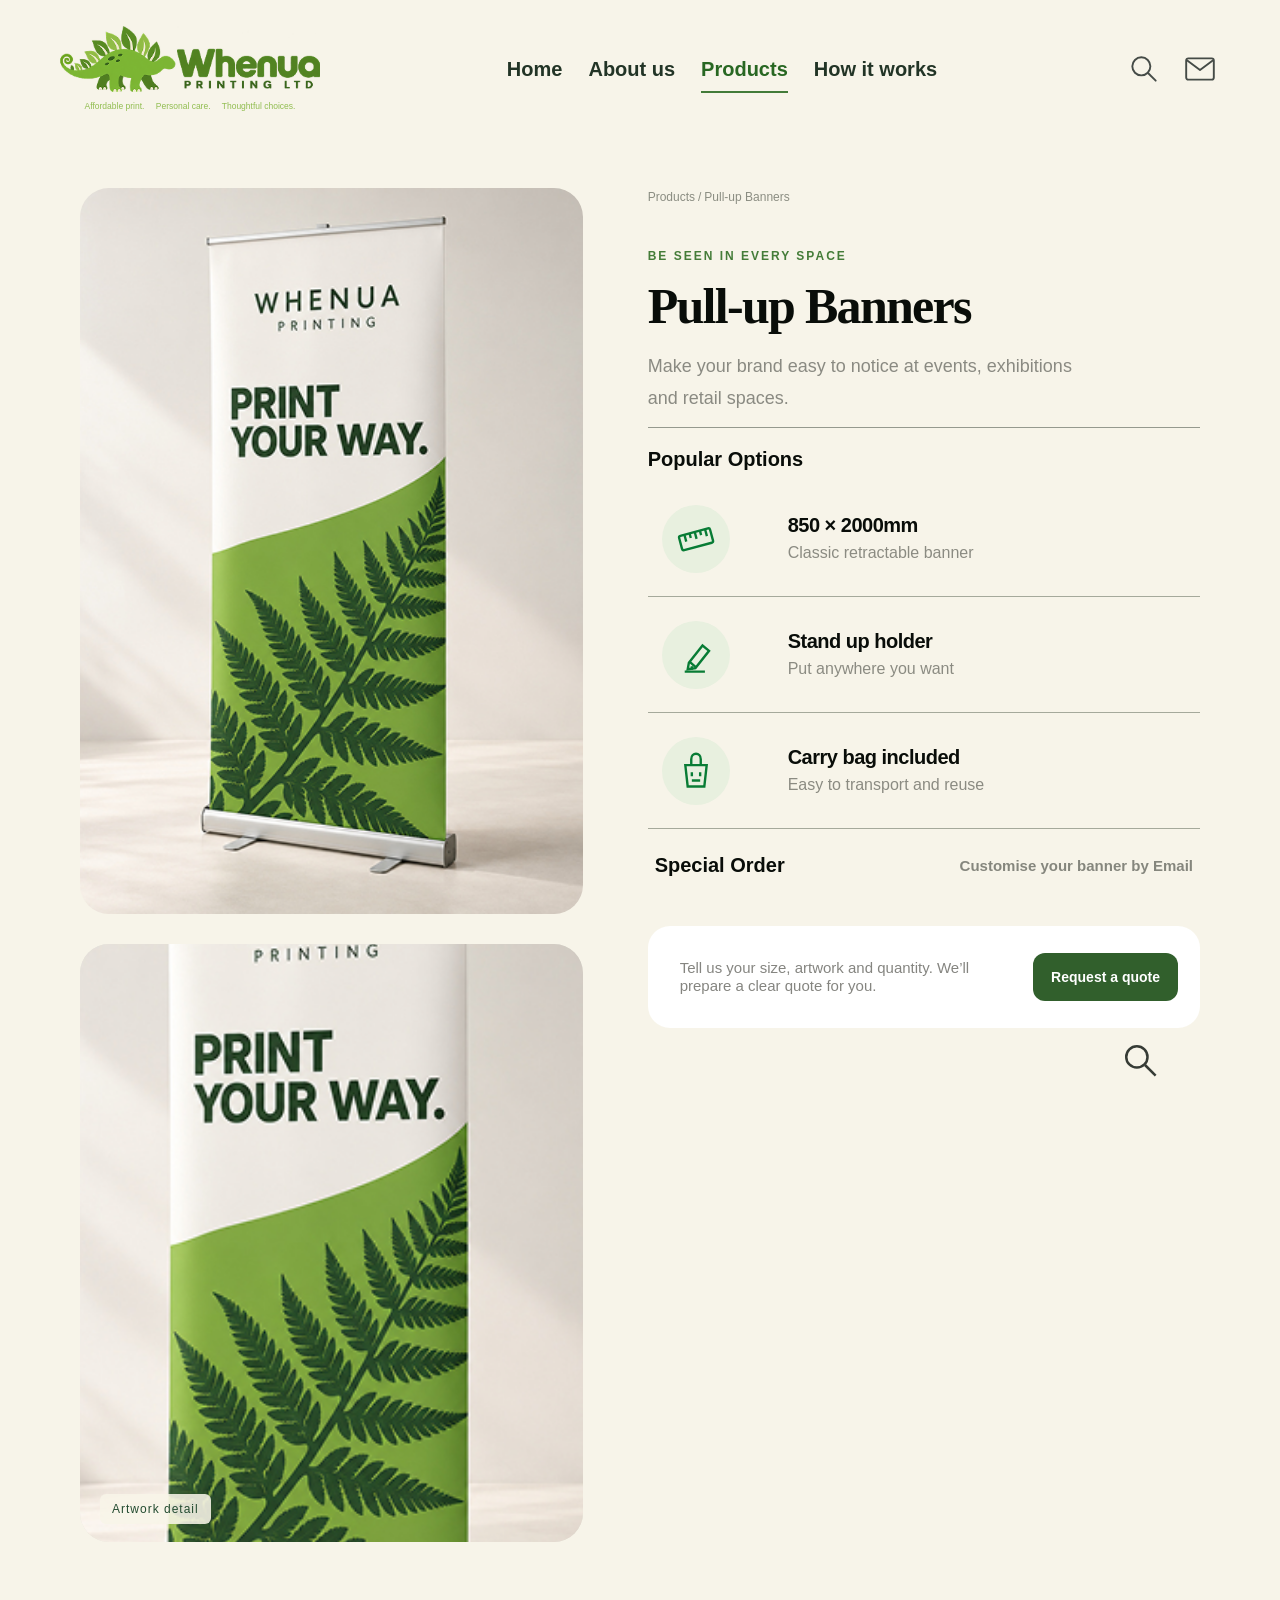
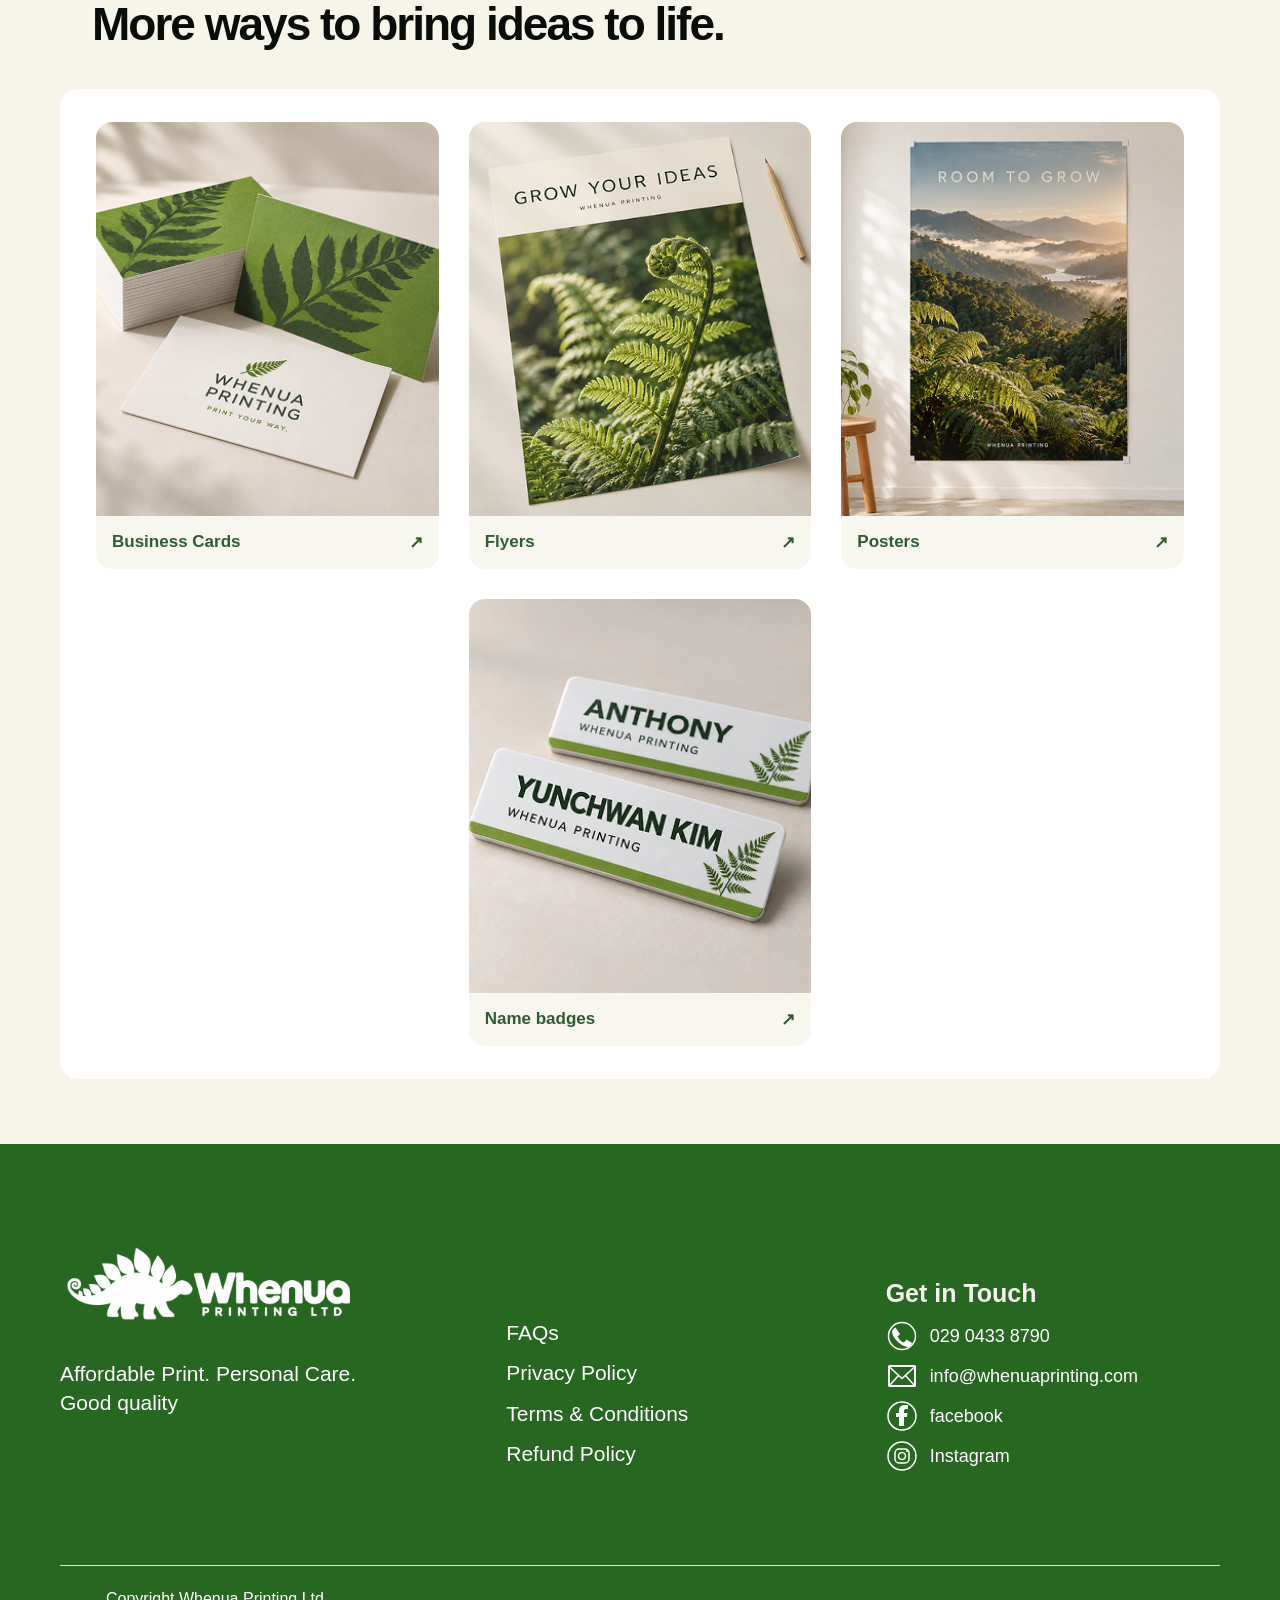
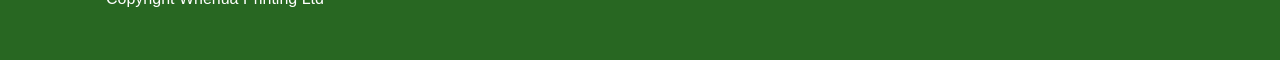
<file: pull-up-banners.html>
<!doctype html>
<html lang="en">
  <head>
    <meta charset="UTF-8" />
    <meta name="viewport" content="width=device-width, initial-scale=1" />
    <title>Pull-up Banners | Whenua Printing</title>
    <meta
      name="description"
      content="Pull-up banners for events, exhibitions and retail spaces. Explore our 850 × 2000mm retractable banner option and request a personalised quote from Whenua Printing."
    />
    <meta name="theme-color" content="#397333" />
    <link rel="icon" href="assets/Image%20Logo.png" />
    <link rel="stylesheet" href="styles/home.css" />
    <link rel="stylesheet" href="styles/product.css?v=20261026-quote-card" />
    <script src="scripts/navigation.js" defer></script>
    <script src="scripts/quote.js" defer></script>
    <script src="scripts/search.js" defer></script>
    <script src="scripts/product.js" defer></script>
    <link rel="stylesheet" href="styles/refinements.css?v=20261026-header" />
  </head>
  <body class="product-page" data-quote-default="Pull up Banners">
    <a class="skip-link" href="#main">Skip to content</a>
    <header class="site-header">
      <div class="header-inner">
        <a class="brand-link" href="index.html" aria-label="Whenua Printing home"
          ><div class="logo-crop">
            <img src="assets/Comb%20Logo.png" alt="Whenua Printing Ltd" width="640" height="238" />
          </div>
          <div class="brand-tagline">
            Affordable print.　 Personal care.　 Thoughtful choices.
          </div></a
        >
        <nav class="desktop-nav" id="siteNav" aria-label="Main navigation">
          <a href="index.html">Home</a><a href="about.html">About us</a
          ><a href="products.html">Products</a><a href="how-it-works.html">How it works</a
          ><button
            class="mobile-search"
            type="button"
            aria-haspopup="dialog"
            aria-controls="searchDialog"
          >
            <svg viewBox="0 0 32 32" aria-hidden="true" focusable="false">
              <circle
                cx="13.5"
                cy="13.5"
                r="8.5"
                fill="none"
                stroke="currentColor"
                stroke-width="1.8"
              />
              <path
                d="m20 20 7 7"
                fill="none"
                stroke="currentColor"
                stroke-width="1.8"
                stroke-linecap="round"
              /></svg
            ><span>Search products</span>
          </button>
        </nav>
        <div class="header-actions">
          <button class="icon-button" id="searchButton" aria-label="Search products">
            <svg viewBox="0 0 32 32" aria-hidden="true" focusable="false">
              <circle
                cx="13.5"
                cy="13.5"
                r="8.5"
                fill="none"
                stroke="currentColor"
                stroke-width="1.8"
              />
              <path
                d="m20 20 7 7"
                fill="none"
                stroke="currentColor"
                stroke-width="1.8"
                stroke-linecap="round"
              />
            </svg></button
          ><a class="icon-button" href="quote.html?v=20261029-email-refresh" aria-label="Request a quote"
            ><svg viewBox="0 0 32 32" aria-hidden="true" focusable="false">
              <rect
                x="3"
                y="6"
                width="26"
                height="20"
                rx="2"
                fill="none"
                stroke="currentColor"
                stroke-width="1.8"
              />
              <path
                d="m4 8 12 9L28 8"
                fill="none"
                stroke="currentColor"
                stroke-width="1.8"
                stroke-linecap="round"
                stroke-linejoin="round"
              /></svg></a
          ><button
            class="icon-button menu-toggle"
            id="menuToggle"
            aria-label="Open navigation"
            aria-controls="siteNav"
            aria-expanded="false"
          >
            <svg viewBox="0 0 64 64" aria-hidden="true" focusable="false">
              <path
                d="M9 15h46M9 32h46M9 49h46"
                fill="none"
                stroke="currentColor"
                stroke-width="4"
              />
            </svg>
          </button>
        </div>
      </div>
    </header>
    <main id="main">
      <div class="product-layout">
        <div class="product-gallery" aria-label="Pull-up banner photographs">
          <button
            class="gallery-photo main-photo"
            data-zoom
            aria-label="Enlarge pull-up banner image"
          >
            <img
              src="assets/pull-up-banners.jpg"
              alt="Whenua Printing retractable banner with green fern artwork"
              width="488"
              height="488"
              fetchpriority="high"
            /><span class="zoom-hint"
              ><svg viewBox="0 0 64 64" aria-hidden="true">
                <circle cx="27" cy="27" r="17" fill="none" stroke="currentColor" stroke-width="4" />
                <path d="m40 40 17 17" stroke="currentColor" stroke-width="4" /></svg
            ></span></button
          ><button
            class="gallery-photo detail-photo"
            data-zoom
            aria-label="Enlarge banner artwork detail"
          >
            <img
              src="assets/pull-up-banners.jpg"
              alt="Close-up of the fern artwork on the pull-up banner"
              width="488"
              height="488"
              loading="lazy"
            /><span class="detail-label">Artwork detail</span
            ><span class="zoom-hint"
              ><svg viewBox="0 0 64 64" aria-hidden="true">
                <circle cx="27" cy="27" r="17" fill="none" stroke="currentColor" stroke-width="4" />
                <path d="m40 40 17 17" stroke="currentColor" stroke-width="4" /></svg
            ></span>
          </button>
        </div>
        <section class="product-information" aria-labelledby="productTitle">
          <nav class="breadcrumb" aria-label="Breadcrumb">
            <a href="products.html">Products</a><span aria-hidden="true">/</span
            ><span aria-current="page">Pull-up Banners</span>
          </nav>
          <p class="product-eyebrow">BE SEEN IN EVERY SPACE</p>
          <h1 id="productTitle">Pull-up Banners</h1>
          <p class="product-intro">
            Make your brand easy to notice at events, exhibitions<br class="desktop-break" />
            and retail spaces.
          </p>
          <div class="popular-heading">Popular Options</div>
          <ul class="product-options">
            <li>
              <span class="option-icon"
                ><svg viewBox="0 0 64 64" aria-hidden="true">
                  <g transform="rotate(-15 32 32)">
                    <rect
                      x="5"
                      y="20"
                      width="54"
                      height="25"
                      rx="3"
                      fill="none"
                      stroke="currentColor"
                      stroke-width="4"
                    />
                    <path
                      d="M15 20v12m9-12v8m9-8v12m9-12v8m9-8v12"
                      stroke="currentColor"
                      stroke-width="4"
                    />
                  </g></svg
              ></span>
              <div>
                <h2>850 × 2000mm</h2>
                <p>Classic retractable banner</p>
              </div>
            </li>
            <li>
              <span class="option-icon"
                ><svg viewBox="0 0 64 64" aria-hidden="true">
                  <path
                    d="m20 45 23-29 11 9-23 29-13 2Z"
                    fill="none"
                    stroke="currentColor"
                    stroke-width="4"
                  />
                  <path
                    d="m21 43 11 10M13 60h34M25 57v-6"
                    stroke="currentColor"
                    stroke-width="4"
                  /></svg
              ></span>
              <div>
                <h2>Stand up holder</h2>
                <p>Put anywhere you want</p>
              </div>
            </li>
            <li>
              <span class="option-icon"
                ><svg viewBox="0 0 64 64" aria-hidden="true">
                  <path
                    d="M14 22h36l-4 36H18ZM24 22V12c0-12 16-12 16 0v10"
                    fill="none"
                    stroke="currentColor"
                    stroke-width="4"
                  />
                  <path d="M25 34v7m14-7v7m-14 7h14" stroke="currentColor" stroke-width="4" /></svg
              ></span>
              <div>
                <h2>Carry bag included</h2>
                <p>Easy to transport and reuse</p>
              </div>
            </li>
          </ul>
          <div class="special-order">
            <strong>Special Order</strong
            ><button class="text-quote quote-open" data-quote-product="Pull up Banners">
              Customise your banner by Email
            </button>
          </div>
          <div class="product-quote" id="productQuote">
            <p>Tell us your size, artwork and quantity. We’ll prepare a clear quote for you.</p>
            <button class="button quote-open" data-quote-product="Pull up Banners">
              Request a quote
            </button>
          </div>
          <button class="large-zoom" data-zoom aria-label="View full-size product image">
            <svg viewBox="0 0 64 64" aria-hidden="true">
              <circle cx="27" cy="27" r="17" fill="none" stroke="currentColor" stroke-width="4" />
              <path d="m40 40 17 17" stroke="currentColor" stroke-width="4" />
            </svg>
          </button>
        </section>
      </div>
      <section class="range-section" aria-labelledby="rangeTitle">
        <h2 id="rangeTitle">More ways to bring ideas to life.</h2>
        <div class="range-gallery">
          <a class="range-card" href="index.html#products"
            ><img
              src="assets/business-cards.jpg"
              alt="Business Cards fern design"
              loading="lazy"
              width="488"
              height="488"
            /><span>Business Cards <b aria-hidden="true">↗</b></span></a
          ><a class="range-card" href="index.html#products"
            ><img
              src="assets/flyers.jpg"
              alt="Flyers fern design"
              loading="lazy"
              width="488"
              height="488"
            /><span>Flyers <b aria-hidden="true">↗</b></span></a
          ><a class="range-card" href="index.html#products"
            ><img
              src="assets/posters.jpg"
              alt="Posters fern design"
              loading="lazy"
              width="488"
              height="488"
            /><span>Posters <b aria-hidden="true">↗</b></span></a
          ><a class="range-card" href="index.html#products"
            ><img
              src="assets/name-badges.jpg"
              alt="Name badges fern design"
              loading="lazy"
              width="488"
              height="488"
            /><span>Name badges <b aria-hidden="true">↗</b></span></a
          >
        </div>
      </section>
    </main>
    <footer class="site-footer standard-footer">
      <div class="container">
        <div class="footer-grid">
          <div class="footer-brand-column">
            <a class="footer-brand" href="index.html" aria-label="Whenua Printing home"
              ><img
                class="footer-logo-image"
                src="assets/footer-logo.png"
                alt="Whenua Printing Ltd"
                width="393"
                height="131"
                loading="lazy"
            /></a>
            <p>Affordable Print. Personal Care.<br />Good quality</p>
          </div>
          <nav class="footer-column footer-policies" aria-label="Help and policies">
            <a href="index.html#faqs">FAQs</a
            ><a href="privacy-policy.html" data-policy="privacy">Privacy Policy</a
            ><a href="terms-and-conditions.html" data-policy="terms">Terms &amp; Conditions</a
            ><a href="refund-policy.html" data-policy="refund">Refund Policy</a>
          </nav>
          <div class="footer-column footer-contact">
            <h3>Get in Touch</h3>
            <a class="contact-link" href="tel:02904338790"
              ><svg viewBox="0 0 64 64" aria-hidden="true" focusable="false">
                <circle cx="32" cy="32" r="27" fill="none" stroke="currentColor" stroke-width="3" />
                <path
                  d="M19 15l9 13-5 5c4 7 7 10 13 12l5-6 11 7c-3 13-17 8-28-2C10 31 9 19 19 15"
                  fill="currentColor"
                /></svg
              ><span>029 0433 8790</span></a
            ><a class="contact-link" href="mailto:info@whenuaprinting.com"
              ><svg viewBox="0 0 64 64" aria-hidden="true" focusable="false">
                <rect
                  x="6"
                  y="12"
                  width="52"
                  height="40"
                  rx="1"
                  fill="none"
                  stroke="currentColor"
                  stroke-width="4"
                />
                <path
                  d="m7 14 25 23 25-23M7 51l18-20m32 20L39 31"
                  fill="none"
                  stroke="currentColor"
                  stroke-width="3"
                /></svg
              ><span>info@whenuaprinting.com</span></a
            ><span class="social-label"
              ><svg viewBox="0 0 32 32" aria-hidden="true">
                <circle
                  cx="16"
                  cy="16"
                  r="14"
                  fill="none"
                  stroke="currentColor"
                  stroke-width="1.5"
                />
                <path
                  d="M18 26V17h3l.5-4H18v-2c0-1 .5-2 2-2h2V5h-3c-4 0-6 2-6 6v2h-3v4h3v9Z"
                  fill="currentColor"
                /></svg
              ><span>facebook</span></span
            ><span class="social-label"
              ><svg viewBox="0 0 32 32" aria-hidden="true">
                <circle
                  cx="16"
                  cy="16"
                  r="14"
                  fill="none"
                  stroke="currentColor"
                  stroke-width="1.5"
                />
                <rect
                  x="9"
                  y="9"
                  width="14"
                  height="14"
                  rx="4"
                  fill="none"
                  stroke="currentColor"
                  stroke-width="1.5"
                />
                <circle
                  cx="16"
                  cy="16"
                  r="3.5"
                  fill="none"
                  stroke="currentColor"
                  stroke-width="1.5"
                />
                <circle cx="21" cy="11" r="1" fill="currentColor" /></svg
              ><span>Instagram</span></span
            >
          </div>
        </div>
        <div class="legal"><span>Copyright Whenua Printing Ltd</span></div>
      </div>
    </footer>
    <dialog id="quoteDialog" aria-labelledby="quoteTitle">
      <button class="dialog-close" type="button" data-close aria-label="Close enquiry">×</button>
      <h2 id="quoteTitle">Tell us what you need.</h2>
      <p>Tell us what you need and we’ll contact you by email or phone with a clear quote.</p>
      <form
        id="quoteForm"
        data-delivery="native"
        action="https://formsubmit.co/info@whenuaprinting.com"
        method="POST"
        target="_top"
      >
        <div class="form-field">
          <label for="name">Name</label
          ><input id="name" name="name" autocomplete="name" required maxlength="150" />
        </div>
        <div class="form-field">
          <label for="email">Email address</label
          ><input
            id="email"
            name="email"
            type="email"
            autocomplete="email"
            required
            maxlength="254"
          />
        </div>
        <div class="form-field">
          <label for="phone">Phone number</label
          ><input id="phone" name="phone" type="tel" autocomplete="tel" required maxlength="50" />
        </div>
        <div class="form-field">
          <label for="company">Company name</label
          ><input
            id="company"
            name="company"
            autocomplete="organization"
            required
            maxlength="200"
          />
        </div>
        <div class="form-field">
          <label for="product">Products</label
          ><select id="product" name="product" required>
            <option>Business Cards</option>
            <option>Flyers</option>
            <option>Pull up Banners</option>
            <option>Posters</option>
            <option>Name badges</option>
            <option>Something else</option>
          </select>
        </div>
        <div class="form-field">
          <label for="quantity">Quantity</label
          ><input
            id="quantity"
            name="quantity"
            type="number"
            min="1"
            max="1000000"
            step="1"
            required
          />
        </div>
        <div class="form-field">
          <label for="details">Project details (optional)</label
          ><textarea
            id="details"
            name="details"
            placeholder="Size, finish, preferred delivery date, or any questions"
            maxlength="5000"
          ></textarea>
        </div>
        <div class="form-honeypot" aria-hidden="true">
          <label for="website">Leave this field empty</label
          ><input id="website" name="_honey" tabindex="-1" autocomplete="off" />
        </div>
        <input type="hidden" name="_subject" value="New Whenua Printing quote enquiry" /><input
          type="hidden"
          name="_template"
          value="table"
        /><input
          type="hidden"
          name="_autoresponse"
          value="Kia ora,

Thank you for choosing Whenua Printing. We’ve received your quote request.

We’ll review your project details and contact you by email or phone to confirm the specifications, pricing and delivery options.

If you would like to add artwork or more information, email us at info@whenuaprinting.com. Please include your name and company so we can match it to your enquiry.

This is an acknowledgement of your enquiry, not an order confirmation or final quote.

Ngā mihi,
Whenua Printing
Affordable Print. Personal Care.
info@whenuaprinting.com
029 0433 8790"
        /><input
          type="hidden"
          name="_next"
          value="https://kimliumingyang.github.io/whenuaprinting/thank-you.html"
        />
        <div class="enquiry-actions">
          <button class="button" type="submit">Send enquiry</button
          ><button class="button button-secondary" type="button" id="copyEnquiry">
            Copy enquiry
          </button>
        </div>
        <p class="form-service-note">
          Your details are sent via FormSubmit to Whenua Printing. You may be asked to complete a
          quick verification. We’ll also send an acknowledgement to your email address.
        </p>
        <p id="emailStatus" role="status" aria-live="polite"></p>
        <div id="enquiryFallback" hidden>
          <label for="enquiryText"
            >Copy this message and email it to
            <a href="mailto:info@whenuaprinting.com">info@whenuaprinting.com</a></label
          ><textarea id="enquiryText" readonly></textarea>
        </div>
      </form>
    </dialog>
    <dialog id="searchDialog" aria-labelledby="searchTitle">
      <button class="dialog-close" type="button" data-close aria-label="Close search">×</button>
      <h2 id="searchTitle">Find your print.</h2>
      <div class="form-field">
        <label for="searchInput">Search products</label
        ><input
          id="searchInput"
          type="search"
          placeholder="Business cards, flyers, posters…"
          autocomplete="off"
        />
      </div>
      <ul class="search-results" id="searchResults" aria-label="Matching products"></ul>
      <p id="searchStatus" role="status"></p>
    </dialog>
    <dialog class="image-dialog" id="imageDialog" aria-label="Full-size pull-up banner image">
      <button class="dialog-close" type="button" data-close aria-label="Close image">×</button
      ><img src="assets/pull-up-banners.jpg" alt="Full-size Whenua Printing pull-up banner" />
      <p>Whenua Printing · Pull-up banner artwork</p>
    </dialog>
  </body>
</html>
</file>
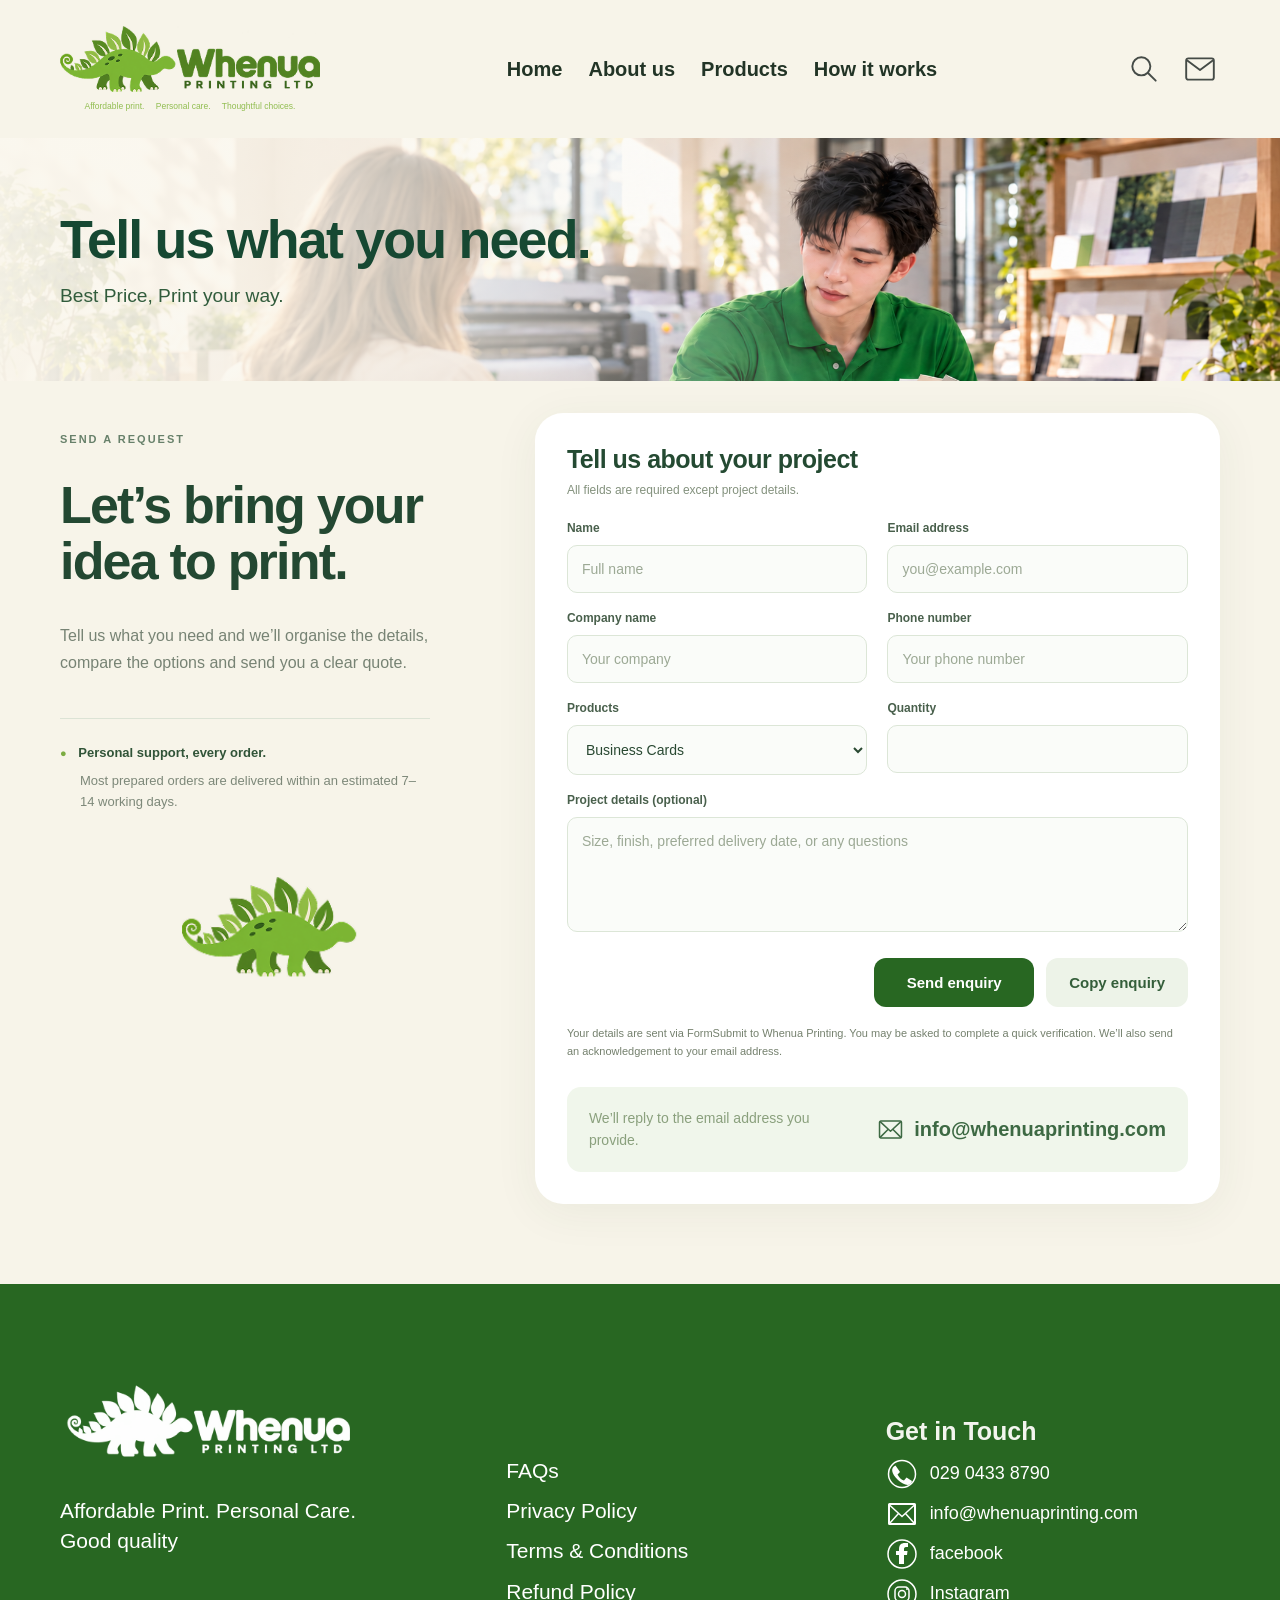
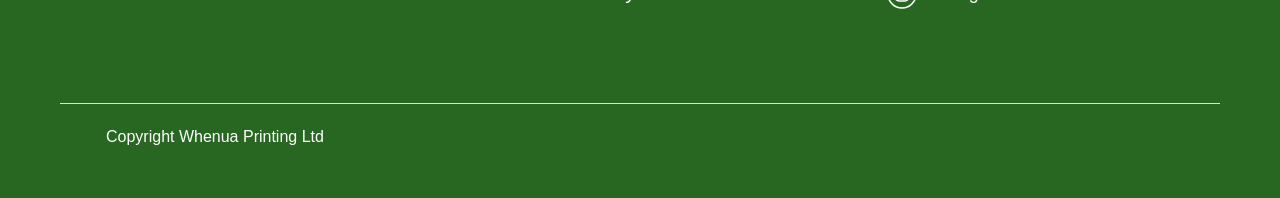
<file: quote.html>
<!doctype html>
<html lang="en">
  <head>
    <meta charset="UTF-8" />
    <meta name="viewport" content="width=device-width,initial-scale=1" />
    <title>Request a Quote | Whenua Printing</title>
    <meta
      name="description"
      content="Bring your print idea to life. Request a personal quote from Whenua Printing for business cards, flyers, posters, banners and name badges."
    />
    <meta name="theme-color" content="#397333" />
    <link rel="icon" href="assets/Image%20Logo.png" />
    <link rel="stylesheet" href="styles/home.css" />
    <link rel="stylesheet" href="styles/quote.css?v=20261026-mailbox" />
    <script src="scripts/navigation.js" defer></script>
    <script src="scripts/quote.js" defer></script>
    <script src="scripts/search.js" defer></script>
    <link rel="stylesheet" href="styles/refinements.css?v=20261026-header" />
  </head>
  <body class="quote-page">
    <a class="skip-link" href="#main">Skip to content</a>
    <header class="site-header">
      <div class="header-inner">
        <a class="brand-link" href="index.html" aria-label="Whenua Printing home"
          ><div class="logo-crop">
            <img src="assets/Comb%20Logo.png" alt="Whenua Printing Ltd" width="640" height="238" />
          </div>
          <div class="brand-tagline">
            Affordable print.　 Personal care.　 Thoughtful choices.
          </div></a
        >
        <nav class="desktop-nav" id="siteNav" aria-label="Main navigation">
          <a href="index.html">Home</a><a href="about.html">About us</a
          ><a href="products.html">Products</a><a href="how-it-works.html">How it works</a
          ><button
            class="mobile-search"
            type="button"
            aria-haspopup="dialog"
            aria-controls="searchDialog"
          >
            <svg viewBox="0 0 32 32" aria-hidden="true" focusable="false">
              <circle
                cx="13.5"
                cy="13.5"
                r="8.5"
                fill="none"
                stroke="currentColor"
                stroke-width="1.8"
              />
              <path
                d="m20 20 7 7"
                fill="none"
                stroke="currentColor"
                stroke-width="1.8"
                stroke-linecap="round"
              /></svg
            ><span>Search products</span>
          </button>
        </nav>
        <div class="header-actions">
          <button class="icon-button" id="searchButton" aria-label="Search products">
            <svg viewBox="0 0 32 32" aria-hidden="true" focusable="false">
              <circle
                cx="13.5"
                cy="13.5"
                r="8.5"
                fill="none"
                stroke="currentColor"
                stroke-width="1.8"
              />
              <path
                d="m20 20 7 7"
                fill="none"
                stroke="currentColor"
                stroke-width="1.8"
                stroke-linecap="round"
              />
            </svg></button
          ><a class="icon-button" href="quote.html?v=20261029-email-refresh" aria-label="Request a quote"
            ><svg viewBox="0 0 32 32" aria-hidden="true" focusable="false">
              <rect
                x="3"
                y="6"
                width="26"
                height="20"
                rx="2"
                fill="none"
                stroke="currentColor"
                stroke-width="1.8"
              />
              <path
                d="m4 8 12 9L28 8"
                fill="none"
                stroke="currentColor"
                stroke-width="1.8"
                stroke-linecap="round"
                stroke-linejoin="round"
              /></svg></a
          ><button
            class="icon-button menu-toggle"
            id="menuToggle"
            aria-label="Open navigation"
            aria-controls="siteNav"
            aria-expanded="false"
          >
            <svg viewBox="0 0 64 64" aria-hidden="true" focusable="false">
              <path
                d="M9 15h46M9 32h46M9 49h46"
                fill="none"
                stroke="currentColor"
                stroke-width="4"
              />
            </svg>
          </button>
        </div>
      </div>
    </header>
    <main id="main">
      <section class="hero quote-hero" aria-labelledby="quoteHeroTitle">
        <img
          class="hero-photo"
          src="assets/Customer%20joins%20print%20consultation.png"
          alt="Whenua Printing team member helping a customer choose print materials"
          width="2100"
          height="749"
          fetchpriority="high"
        />
        <div class="hero-content">
          <h1 id="quoteHeroTitle">Tell us what you need.</h1>
          <p class="quote-hero-tagline">Best Price, Print your way.</p>
        </div>
      </section>
      <section class="enquiry-layout" aria-labelledby="enquiryTitle">
        <div class="enquiry-intro">
          <p class="enquiry-eyebrow">SEND A REQUEST</p>
          <h2 id="enquiryTitle">Let’s bring your<br />idea to print.</h2>
          <p>
            Tell us what you need and we’ll organise the details, compare the options and send you a
            clear quote.
          </p>
          <div class="personal-note">
            <strong><span aria-hidden="true">●</span> Personal support, every order.</strong>
            <p>Most prepared orders are delivered within an estimated 7–14 working days.</p>
          </div>
          <div class="enquiry-dino">
            <img
              src="assets/Image%20Logo.png"
              alt="Whenua Printing dinosaur"
              width="300"
              height="300"
            />
          </div>
        </div>
        <div class="enquiry-card">
          <h2>Tell us about your project</h2>
          <p class="required-note">All fields are required except project details.</p>
          <form
            id="quoteForm"
            data-delivery="native"
            action="https://formsubmit.co/info@whenuaprinting.com"
            method="POST"
            target="_top"
          >
            <div class="quote-fields">
              <div class="form-field">
                <label for="name">Name</label
                ><input
                  id="name"
                  name="name"
                  autocomplete="name"
                  placeholder="Full name"
                  required
                  maxlength="150"
                />
              </div>
              <div class="form-field">
                <label for="email">Email address</label
                ><input
                  id="email"
                  name="email"
                  type="email"
                  autocomplete="email"
                  placeholder="you@example.com"
                  required
                  maxlength="254"
                />
              </div>
              <div class="form-field">
                <label for="company">Company name</label
                ><input
                  id="company"
                  name="company"
                  autocomplete="organization"
                  placeholder="Your company"
                  required
                  maxlength="200"
                />
              </div>
              <div class="form-field">
                <label for="phone">Phone number</label
                ><input
                  id="phone"
                  name="phone"
                  type="tel"
                  autocomplete="tel"
                  placeholder="Your phone number"
                  required
                  maxlength="50"
                />
              </div>
              <div class="form-field">
                <label for="product">Products</label
                ><select id="product" name="product" required>
                  <option>Business Cards</option>
                  <option>Flyers</option>
                  <option>Pull up Banners</option>
                  <option>Posters</option>
                  <option>Name badges</option>
                  <option>Something else</option>
                </select>
              </div>
              <div class="form-field">
                <label for="quantity">Quantity</label
                ><input
                  id="quantity"
                  name="quantity"
                  type="number"
                  min="1"
                  max="1000000"
                  step="1"
                  required
                />
              </div>
              <div class="form-field full-width">
                <label for="details">Project details (optional)</label
                ><textarea
                  id="details"
                  name="details"
                  placeholder="Size, finish, preferred delivery date, or any questions"
                  maxlength="5000"
                ></textarea>
              </div>
            </div>
            <div class="form-honeypot" aria-hidden="true">
              <label for="website">Leave this field empty</label
              ><input id="website" name="_honey" tabindex="-1" autocomplete="off" />
            </div>
            <input type="hidden" name="_subject" value="New Whenua Printing quote enquiry" /><input
              type="hidden"
              name="_template"
              value="table"
            /><input
              type="hidden"
              name="_autoresponse"
              value="Kia ora,

Thank you for choosing Whenua Printing. We’ve received your quote request.

We’ll review your project details and contact you by email or phone to confirm the specifications, pricing and delivery options.

If you would like to add artwork or more information, email us at info@whenuaprinting.com. Please include your name and company so we can match it to your enquiry.

This is an acknowledgement of your enquiry, not an order confirmation or final quote.

Ngā mihi,
Whenua Printing
Affordable Print. Personal Care.
info@whenuaprinting.com
029 0433 8790"
            /><input
              type="hidden"
              name="_next"
              value="https://kimliumingyang.github.io/whenuaprinting/thank-you.html"
            />
            <div class="enquiry-actions">
              <button class="button" type="submit">Send enquiry</button
              ><button class="button button-secondary" type="button" id="copyEnquiry">
                Copy enquiry
              </button>
            </div>
            <p class="form-service-note">
              Your details are sent via FormSubmit to Whenua Printing. You may be asked to complete
              a quick verification. We’ll also send an acknowledgement to your email address.
            </p>
            <p id="emailStatus" role="status" aria-live="polite"></p>
            <div id="enquiryFallback" hidden>
              <label for="enquiryText"
                >Copy this message and email it to
                <a href="mailto:info@whenuaprinting.com">info@whenuaprinting.com</a></label
              ><textarea id="enquiryText" readonly></textarea>
            </div>
          </form>
          <div class="inbox-note">
            <span class="inbox-explanation">We’ll reply to the email address you provide.</span
            ><a
              class="inbox-email"
              href="mailto:info@whenuaprinting.com"
              aria-label="Email Whenua Printing at info@whenuaprinting.com"
              ><svg viewBox="0 0 32 32" fill="none" aria-hidden="true">
                <rect
                  x="3"
                  y="6"
                  width="26"
                  height="20"
                  rx="1.5"
                  stroke="currentColor"
                  stroke-width="1.8"
                />
                <path
                  d="m4 7 12 11L28 7M4 25l9-9m15 9-9-9"
                  stroke="currentColor"
                  stroke-width="1.8"
                  stroke-linecap="round"
                  stroke-linejoin="round"
                /></svg
              ><strong>info@whenuaprinting.com</strong></a
            >
          </div>
        </div>
      </section>
    </main>
    <footer class="site-footer standard-footer">
      <div class="container">
        <div class="footer-grid">
          <div class="footer-brand-column">
            <a class="footer-brand" href="index.html" aria-label="Whenua Printing home"
              ><img
                class="footer-logo-image"
                src="assets/footer-logo.png"
                alt="Whenua Printing Ltd"
                width="393"
                height="131"
                loading="lazy"
            /></a>
            <p>Affordable Print. Personal Care.<br />Good quality</p>
          </div>
          <nav class="footer-column footer-policies" aria-label="Help and policies">
            <a href="index.html#faqs">FAQs</a
            ><a href="privacy-policy.html" data-policy="privacy">Privacy Policy</a
            ><a href="terms-and-conditions.html" data-policy="terms">Terms &amp; Conditions</a
            ><a href="refund-policy.html" data-policy="refund">Refund Policy</a>
          </nav>
          <div class="footer-column footer-contact">
            <h3>Get in Touch</h3>
            <a class="contact-link" href="tel:02904338790"
              ><svg viewBox="0 0 64 64" aria-hidden="true" focusable="false">
                <circle cx="32" cy="32" r="27" fill="none" stroke="currentColor" stroke-width="3" />
                <path
                  d="M19 15l9 13-5 5c4 7 7 10 13 12l5-6 11 7c-3 13-17 8-28-2C10 31 9 19 19 15"
                  fill="currentColor"
                /></svg
              ><span>029 0433 8790</span></a
            ><a class="contact-link" href="mailto:info@whenuaprinting.com"
              ><svg viewBox="0 0 64 64" aria-hidden="true" focusable="false">
                <rect
                  x="6"
                  y="12"
                  width="52"
                  height="40"
                  rx="1"
                  fill="none"
                  stroke="currentColor"
                  stroke-width="4"
                />
                <path
                  d="m7 14 25 23 25-23M7 51l18-20m32 20L39 31"
                  fill="none"
                  stroke="currentColor"
                  stroke-width="3"
                /></svg
              ><span>info@whenuaprinting.com</span></a
            ><span class="social-label"
              ><svg viewBox="0 0 32 32" aria-hidden="true">
                <circle
                  cx="16"
                  cy="16"
                  r="14"
                  fill="none"
                  stroke="currentColor"
                  stroke-width="1.5"
                />
                <path
                  d="M18 26V17h3l.5-4H18v-2c0-1 .5-2 2-2h2V5h-3c-4 0-6 2-6 6v2h-3v4h3v9Z"
                  fill="currentColor"
                /></svg
              ><span>facebook</span></span
            ><span class="social-label"
              ><svg viewBox="0 0 32 32" aria-hidden="true">
                <circle
                  cx="16"
                  cy="16"
                  r="14"
                  fill="none"
                  stroke="currentColor"
                  stroke-width="1.5"
                />
                <rect
                  x="9"
                  y="9"
                  width="14"
                  height="14"
                  rx="4"
                  fill="none"
                  stroke="currentColor"
                  stroke-width="1.5"
                />
                <circle
                  cx="16"
                  cy="16"
                  r="3.5"
                  fill="none"
                  stroke="currentColor"
                  stroke-width="1.5"
                />
                <circle cx="21" cy="11" r="1" fill="currentColor" /></svg
              ><span>Instagram</span></span
            >
          </div>
        </div>
        <div class="legal"><span>Copyright Whenua Printing Ltd</span></div>
      </div>
    </footer>
    <dialog id="searchDialog" aria-labelledby="searchTitle">
      <button class="dialog-close" type="button" data-close aria-label="Close search">×</button>
      <h2 id="searchTitle">Find your print.</h2>
      <div class="form-field">
        <label for="searchInput">Search products</label
        ><input
          id="searchInput"
          type="search"
          placeholder="Business cards, flyers, posters…"
          autocomplete="off"
        />
      </div>
      <ul class="search-results" id="searchResults" aria-label="Matching products"></ul>
      <p id="searchStatus" role="status"></p>
    </dialog>
  </body>
</html>
</file>
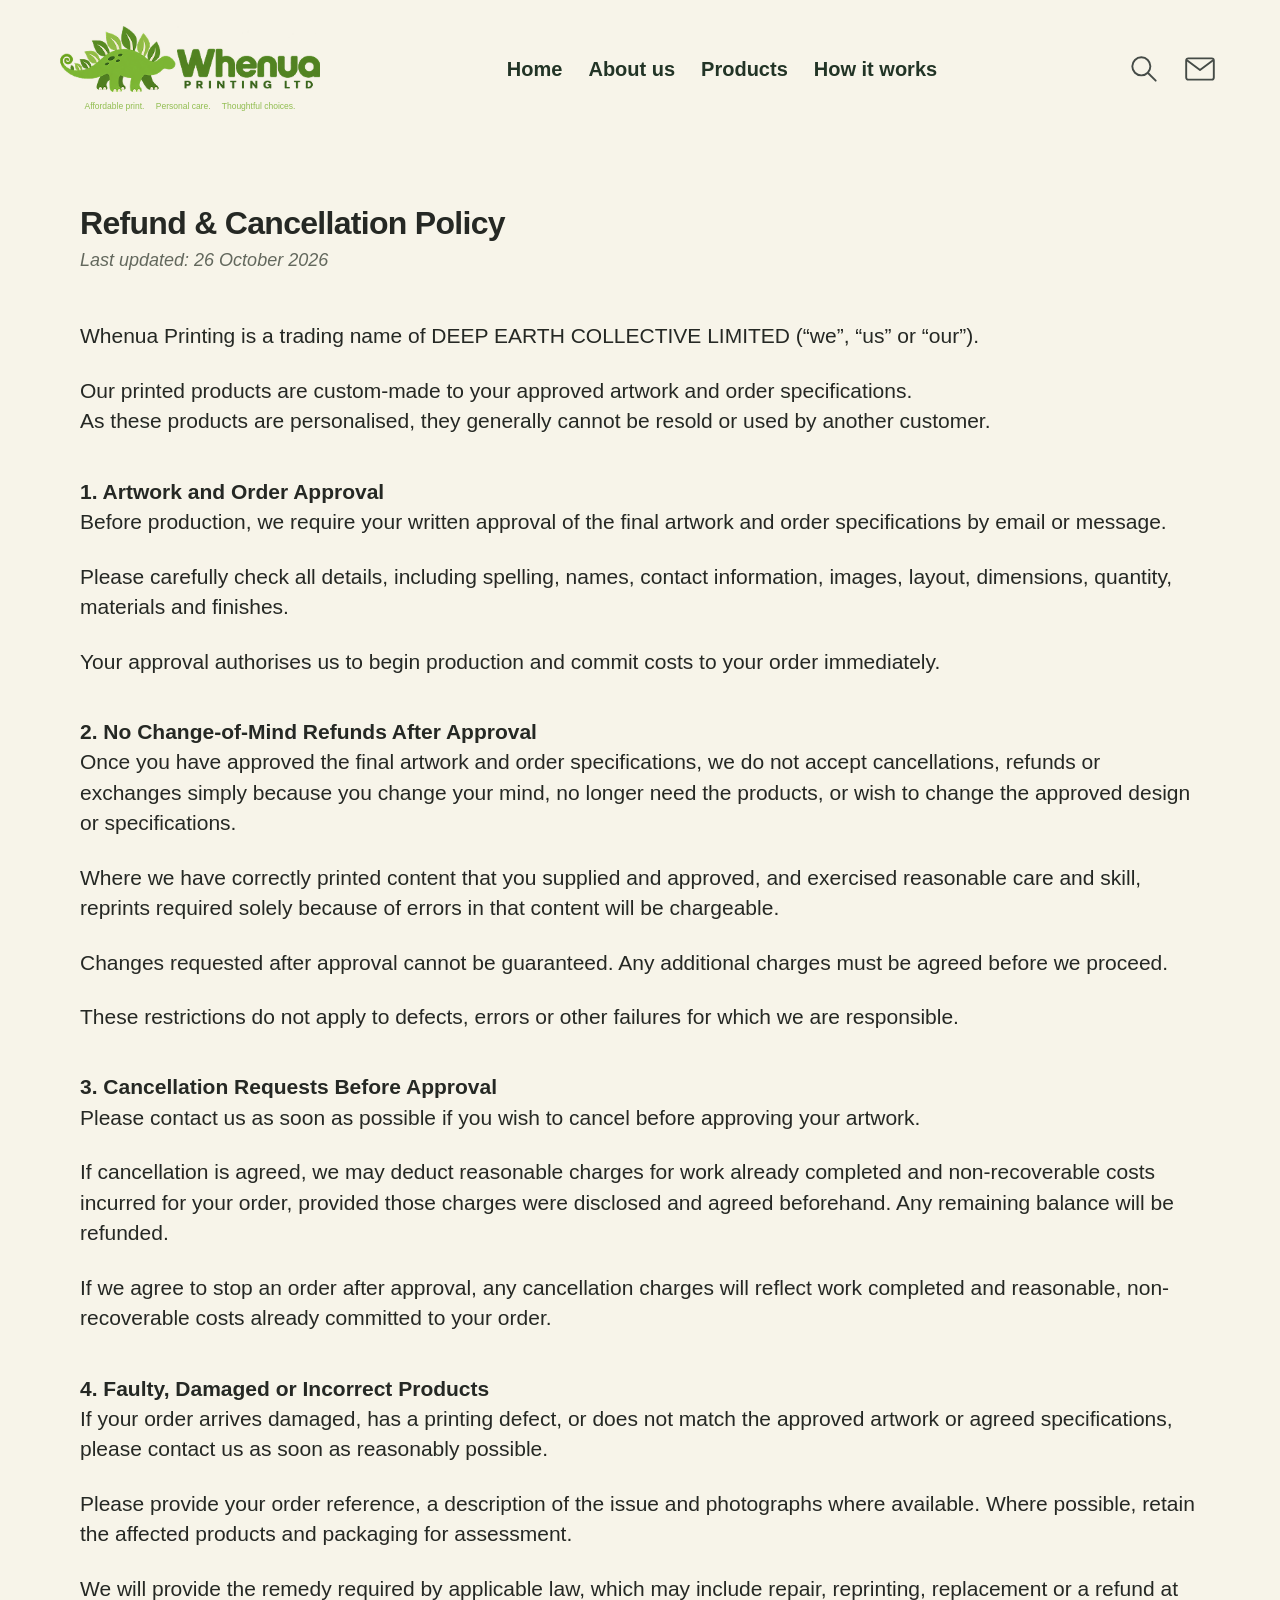
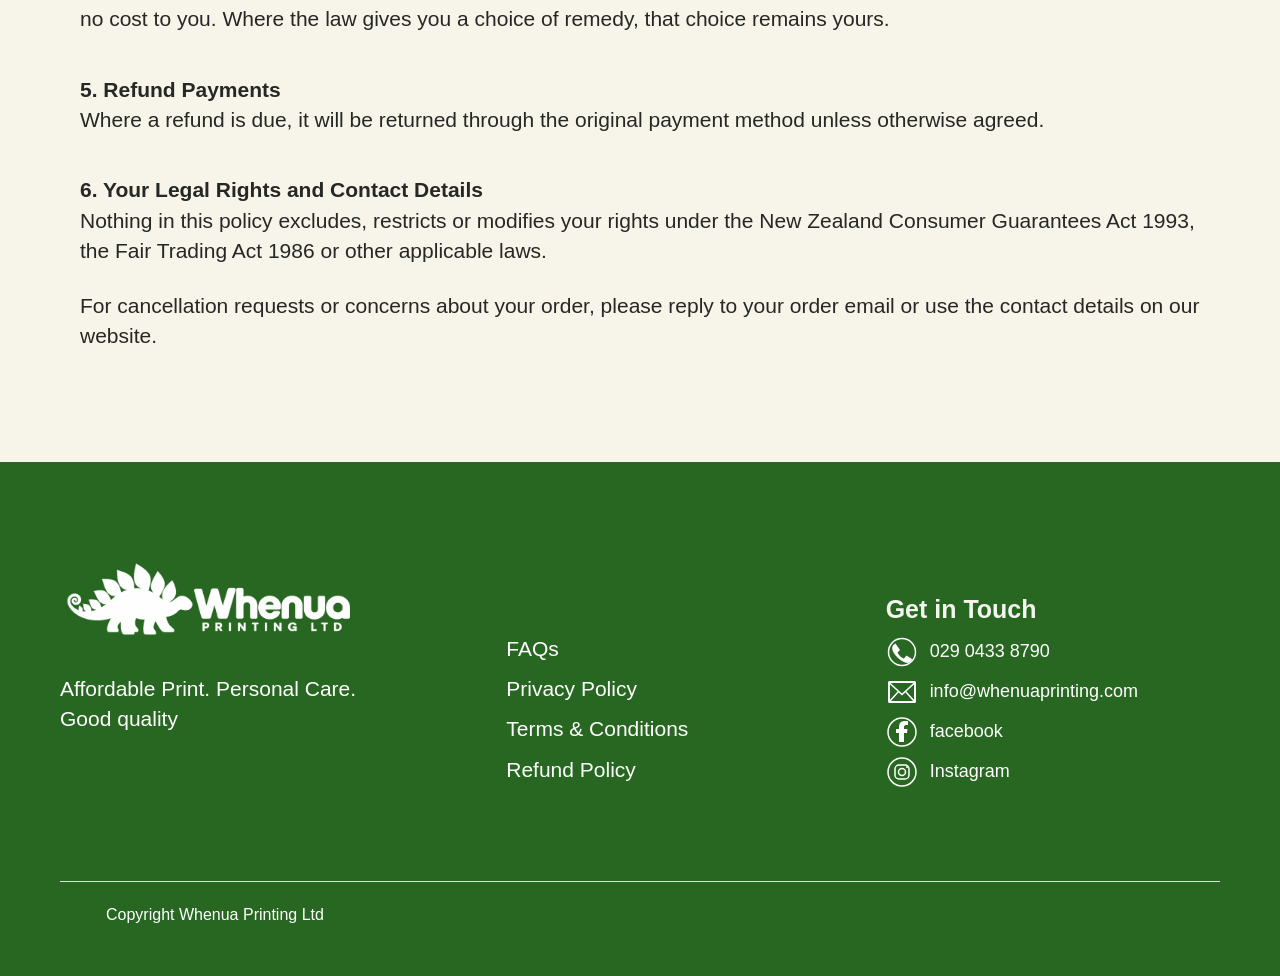
<file: refund-policy.html>
<!doctype html>
<html lang="en">
  <head>
    <meta charset="UTF-8" />
    <meta name="viewport" content="width=device-width,initial-scale=1" />
    <title>Refund &amp; Cancellation Policy | Whenua Printing</title>
    <meta
      name="description"
      content="Whenua Printing refund and cancellation policy for custom-printed products, artwork approval, faulty or damaged orders and your New Zealand consumer rights."
    />
    <meta name="theme-color" content="#286722" />
    <link rel="icon" href="assets/Image%20Logo.png" />
    <link rel="stylesheet" href="styles/home.css" />
    <link rel="stylesheet" href="styles/policy.css" />
    <script src="scripts/navigation.js" defer></script>
    <script src="scripts/quote.js" defer></script>
    <script src="scripts/search.js" defer></script>
    <link rel="stylesheet" href="styles/refinements.css?v=20261026-header" />
  </head>
  <body class="policy-page">
    <a class="skip-link" href="#main">Skip to content</a>
    <header class="site-header">
      <div class="header-inner">
        <a class="brand-link" href="index.html" aria-label="Whenua Printing home"
          ><div class="logo-crop">
            <img src="assets/Comb%20Logo.png" alt="Whenua Printing Ltd" width="640" height="238" />
          </div>
          <div class="brand-tagline">
            Affordable print.　 Personal care.　 Thoughtful choices.
          </div></a
        >
        <nav class="desktop-nav" id="siteNav" aria-label="Main navigation">
          <a href="index.html">Home</a><a href="about.html">About us</a
          ><a href="products.html">Products</a><a href="how-it-works.html">How it works</a
          ><button
            class="mobile-search"
            type="button"
            aria-haspopup="dialog"
            aria-controls="searchDialog"
          >
            <svg viewBox="0 0 32 32" aria-hidden="true" focusable="false">
              <circle
                cx="13.5"
                cy="13.5"
                r="8.5"
                fill="none"
                stroke="currentColor"
                stroke-width="1.8"
              />
              <path
                d="m20 20 7 7"
                fill="none"
                stroke="currentColor"
                stroke-width="1.8"
                stroke-linecap="round"
              /></svg
            ><span>Search products</span>
          </button>
        </nav>
        <div class="header-actions">
          <button class="icon-button" id="searchButton" aria-label="Search products">
            <svg viewBox="0 0 32 32" aria-hidden="true" focusable="false">
              <circle
                cx="13.5"
                cy="13.5"
                r="8.5"
                fill="none"
                stroke="currentColor"
                stroke-width="1.8"
              />
              <path
                d="m20 20 7 7"
                fill="none"
                stroke="currentColor"
                stroke-width="1.8"
                stroke-linecap="round"
              />
            </svg></button
          ><a class="icon-button" href="quote.html?v=20261029-email-refresh" aria-label="Request a quote"
            ><svg viewBox="0 0 32 32" aria-hidden="true" focusable="false">
              <rect
                x="3"
                y="6"
                width="26"
                height="20"
                rx="2"
                fill="none"
                stroke="currentColor"
                stroke-width="1.8"
              />
              <path
                d="m4 8 12 9L28 8"
                fill="none"
                stroke="currentColor"
                stroke-width="1.8"
                stroke-linecap="round"
                stroke-linejoin="round"
              /></svg></a
          ><button
            class="icon-button menu-toggle"
            id="menuToggle"
            aria-label="Open navigation"
            aria-controls="siteNav"
            aria-expanded="false"
          >
            <svg viewBox="0 0 64 64" aria-hidden="true" focusable="false">
              <path
                d="M9 15h46M9 32h46M9 49h46"
                fill="none"
                stroke="currentColor"
                stroke-width="4"
              />
            </svg>
          </button>
        </div>
      </div>
    </header>
    <main id="main" class="policy-main">
      <article class="refund-policy" aria-label="Refund and Cancellation Policy">
        <h1>Refund &amp; Cancellation Policy</h1>
        <p class="policy-updated">
          Last updated: <time datetime="2026-10-26">26 October 2026</time>
        </p>
        <div class="policy-intro">
          <p>
            Whenua Printing is a trading name of DEEP EARTH COLLECTIVE LIMITED (“we”, “us” or
            “our”).
          </p>
          <p>
            Our printed products are custom-made to your approved artwork and order
            specifications.<br />As these products are personalised, they generally cannot be resold
            or used by another customer.
          </p>
        </div>
        <section aria-labelledby="approval">
          <h2 id="approval">1. Artwork and Order Approval</h2>
          <p>
            Before production, we require your written approval of the final artwork and order
            specifications by email or message.
          </p>
          <p>
            Please carefully check all details, including spelling, names, contact information,
            images, layout, dimensions, quantity, materials and finishes.
          </p>
          <p>
            Your approval authorises us to begin production and commit costs to your order
            immediately.
          </p>
        </section>
        <section aria-labelledby="change-of-mind">
          <h2 id="change-of-mind">2. No Change-of-Mind Refunds After Approval</h2>
          <p>
            Once you have approved the final artwork and order specifications, we do not accept
            cancellations, refunds or exchanges simply because you change your mind, no longer need
            the products, or wish to change the approved design or specifications.
          </p>
          <p>
            Where we have correctly printed content that you supplied and approved, and exercised
            reasonable care and skill, reprints required solely because of errors in that content
            will be chargeable.
          </p>
          <p>
            Changes requested after approval cannot be guaranteed. Any additional charges must be
            agreed before we proceed.
          </p>
          <p>
            These restrictions do not apply to defects, errors or other failures for which we are
            responsible.
          </p>
        </section>
        <section aria-labelledby="cancellation">
          <h2 id="cancellation">3. Cancellation Requests Before Approval</h2>
          <p>
            Please contact us as soon as possible if you wish to cancel before approving your
            artwork.
          </p>
          <p>
            If cancellation is agreed, we may deduct reasonable charges for work already completed
            and non-recoverable costs incurred for your order, provided those charges were disclosed
            and agreed beforehand. Any remaining balance will be refunded.
          </p>
          <p>
            If we agree to stop an order after approval, any cancellation charges will reflect work
            completed and reasonable, non-recoverable costs already committed to your order.
          </p>
        </section>
        <section aria-labelledby="defects">
          <h2 id="defects">4. Faulty, Damaged or Incorrect Products</h2>
          <p>
            If your order arrives damaged, has a printing defect, or does not match the approved
            artwork or agreed specifications, please contact us as soon as reasonably possible.
          </p>
          <p>
            Please provide your order reference, a description of the issue and photographs where
            available. Where possible, retain the affected products and packaging for assessment.
          </p>
          <p>
            We will provide the remedy required by applicable law, which may include repair,
            reprinting, replacement or a refund at no cost to you. Where the law gives you a choice
            of remedy, that choice remains yours.
          </p>
        </section>
        <section aria-labelledby="payments">
          <h2 id="payments">5. Refund Payments</h2>
          <p>
            Where a refund is due, it will be returned through the original payment method unless
            otherwise agreed.
          </p>
        </section>
        <section aria-labelledby="rights">
          <h2 id="rights">6. Your Legal Rights and Contact Details</h2>
          <p>
            Nothing in this policy excludes, restricts or modifies your rights under the New Zealand
            Consumer Guarantees Act 1993, the Fair Trading Act 1986 or other applicable laws.
          </p>
          <p>
            For cancellation requests or concerns about your order, please reply to your order email
            or use the contact details on our website.
          </p>
        </section>
      </article>
    </main>
    <footer class="site-footer standard-footer">
      <div class="container">
        <div class="footer-grid">
          <div class="footer-brand-column">
            <a class="footer-brand" href="index.html" aria-label="Whenua Printing home"
              ><img
                class="footer-logo-image"
                src="assets/footer-logo.png"
                alt="Whenua Printing Ltd"
                width="393"
                height="131"
                loading="lazy"
            /></a>
            <p>Affordable Print. Personal Care.<br />Good quality</p>
          </div>
          <nav class="footer-column footer-policies" aria-label="Help and policies">
            <a href="index.html#faqs">FAQs</a
            ><a href="privacy-policy.html" data-policy="privacy">Privacy Policy</a
            ><a href="terms-and-conditions.html" data-policy="terms">Terms &amp; Conditions</a
            ><a href="refund-policy.html" data-policy="refund">Refund Policy</a>
          </nav>
          <div class="footer-column footer-contact">
            <h3>Get in Touch</h3>
            <a class="contact-link" href="tel:02904338790"
              ><svg viewBox="0 0 64 64" aria-hidden="true" focusable="false">
                <circle cx="32" cy="32" r="27" fill="none" stroke="currentColor" stroke-width="3" />
                <path
                  d="M19 15l9 13-5 5c4 7 7 10 13 12l5-6 11 7c-3 13-17 8-28-2C10 31 9 19 19 15"
                  fill="currentColor"
                /></svg
              ><span>029 0433 8790</span></a
            ><a class="contact-link" href="mailto:info@whenuaprinting.com"
              ><svg viewBox="0 0 64 64" aria-hidden="true" focusable="false">
                <rect
                  x="6"
                  y="12"
                  width="52"
                  height="40"
                  rx="1"
                  fill="none"
                  stroke="currentColor"
                  stroke-width="4"
                />
                <path
                  d="m7 14 25 23 25-23M7 51l18-20m32 20L39 31"
                  fill="none"
                  stroke="currentColor"
                  stroke-width="3"
                /></svg
              ><span>info@whenuaprinting.com</span></a
            ><span class="social-label"
              ><svg viewBox="0 0 32 32" aria-hidden="true">
                <circle
                  cx="16"
                  cy="16"
                  r="14"
                  fill="none"
                  stroke="currentColor"
                  stroke-width="1.5"
                />
                <path
                  d="M18 26V17h3l.5-4H18v-2c0-1 .5-2 2-2h2V5h-3c-4 0-6 2-6 6v2h-3v4h3v9Z"
                  fill="currentColor"
                /></svg
              ><span>facebook</span></span
            ><span class="social-label"
              ><svg viewBox="0 0 32 32" aria-hidden="true">
                <circle
                  cx="16"
                  cy="16"
                  r="14"
                  fill="none"
                  stroke="currentColor"
                  stroke-width="1.5"
                />
                <rect
                  x="9"
                  y="9"
                  width="14"
                  height="14"
                  rx="4"
                  fill="none"
                  stroke="currentColor"
                  stroke-width="1.5"
                />
                <circle
                  cx="16"
                  cy="16"
                  r="3.5"
                  fill="none"
                  stroke="currentColor"
                  stroke-width="1.5"
                />
                <circle cx="21" cy="11" r="1" fill="currentColor" /></svg
              ><span>Instagram</span></span
            >
          </div>
        </div>
        <div class="legal"><span>Copyright Whenua Printing Ltd</span></div>
      </div>
    </footer>
    <dialog id="quoteDialog" aria-labelledby="quoteTitle">
      <button class="dialog-close" type="button" data-close aria-label="Close enquiry">×</button>
      <h2 id="quoteTitle">Tell us what you need.</h2>
      <p>Tell us what you need and we’ll contact you by email or phone with a clear quote.</p>
      <form
        id="quoteForm"
        data-delivery="native"
        action="https://formsubmit.co/info@whenuaprinting.com"
        method="POST"
        target="_top"
      >
        <div class="form-field">
          <label for="name">Name</label
          ><input id="name" name="name" autocomplete="name" required maxlength="150" />
        </div>
        <div class="form-field">
          <label for="email">Email address</label
          ><input
            id="email"
            name="email"
            type="email"
            autocomplete="email"
            required
            maxlength="254"
          />
        </div>
        <div class="form-field">
          <label for="phone">Phone number</label
          ><input id="phone" name="phone" type="tel" autocomplete="tel" required maxlength="50" />
        </div>
        <div class="form-field">
          <label for="company">Company name</label
          ><input
            id="company"
            name="company"
            autocomplete="organization"
            required
            maxlength="200"
          />
        </div>
        <div class="form-field">
          <label for="product">Products</label
          ><select id="product" name="product" required>
            <option>Business Cards</option>
            <option>Flyers</option>
            <option>Pull up Banners</option>
            <option>Posters</option>
            <option>Name badges</option>
            <option>Something else</option>
          </select>
        </div>
        <div class="form-field">
          <label for="quantity">Quantity</label
          ><input
            id="quantity"
            name="quantity"
            type="number"
            min="1"
            max="1000000"
            step="1"
            required
          />
        </div>
        <div class="form-field">
          <label for="details">Project details (optional)</label
          ><textarea
            id="details"
            name="details"
            placeholder="Size, finish, preferred delivery date, or any questions"
            maxlength="5000"
          ></textarea>
        </div>
        <div class="form-honeypot" aria-hidden="true">
          <label for="website">Leave this field empty</label
          ><input id="website" name="_honey" tabindex="-1" autocomplete="off" />
        </div>
        <input type="hidden" name="_subject" value="New Whenua Printing quote enquiry" /><input
          type="hidden"
          name="_template"
          value="table"
        /><input
          type="hidden"
          name="_autoresponse"
          value="Kia ora,

Thank you for choosing Whenua Printing. We’ve received your quote request.

We’ll review your project details and contact you by email or phone to confirm the specifications, pricing and delivery options.

If you would like to add artwork or more information, email us at info@whenuaprinting.com. Please include your name and company so we can match it to your enquiry.

This is an acknowledgement of your enquiry, not an order confirmation or final quote.

Ngā mihi,
Whenua Printing
Affordable Print. Personal Care.
info@whenuaprinting.com
029 0433 8790"
        /><input
          type="hidden"
          name="_next"
          value="https://kimliumingyang.github.io/whenuaprinting/thank-you.html"
        />
        <div class="enquiry-actions">
          <button class="button" type="submit">Send enquiry</button
          ><button class="button button-secondary" type="button" id="copyEnquiry">
            Copy enquiry
          </button>
        </div>
        <p class="form-service-note">
          Your details are sent via FormSubmit to Whenua Printing. You may be asked to complete a
          quick verification. We’ll also send an acknowledgement to your email address.
        </p>
        <p id="emailStatus" role="status" aria-live="polite"></p>
        <div id="enquiryFallback" hidden>
          <label for="enquiryText"
            >Copy this message and email it to
            <a href="mailto:info@whenuaprinting.com">info@whenuaprinting.com</a></label
          ><textarea id="enquiryText" readonly></textarea>
        </div>
      </form>
    </dialog>
    <dialog id="searchDialog" aria-labelledby="searchTitle">
      <button class="dialog-close" type="button" data-close aria-label="Close search">×</button>
      <h2 id="searchTitle">Find your print.</h2>
      <div class="form-field">
        <label for="searchInput">Search products</label
        ><input
          id="searchInput"
          type="search"
          placeholder="Business cards, flyers, posters…"
          autocomplete="off"
        />
      </div>
      <ul class="search-results" id="searchResults" aria-label="Matching products"></ul>
      <p id="searchStatus" role="status"></p>
    </dialog>
  </body>
</html>
</file>
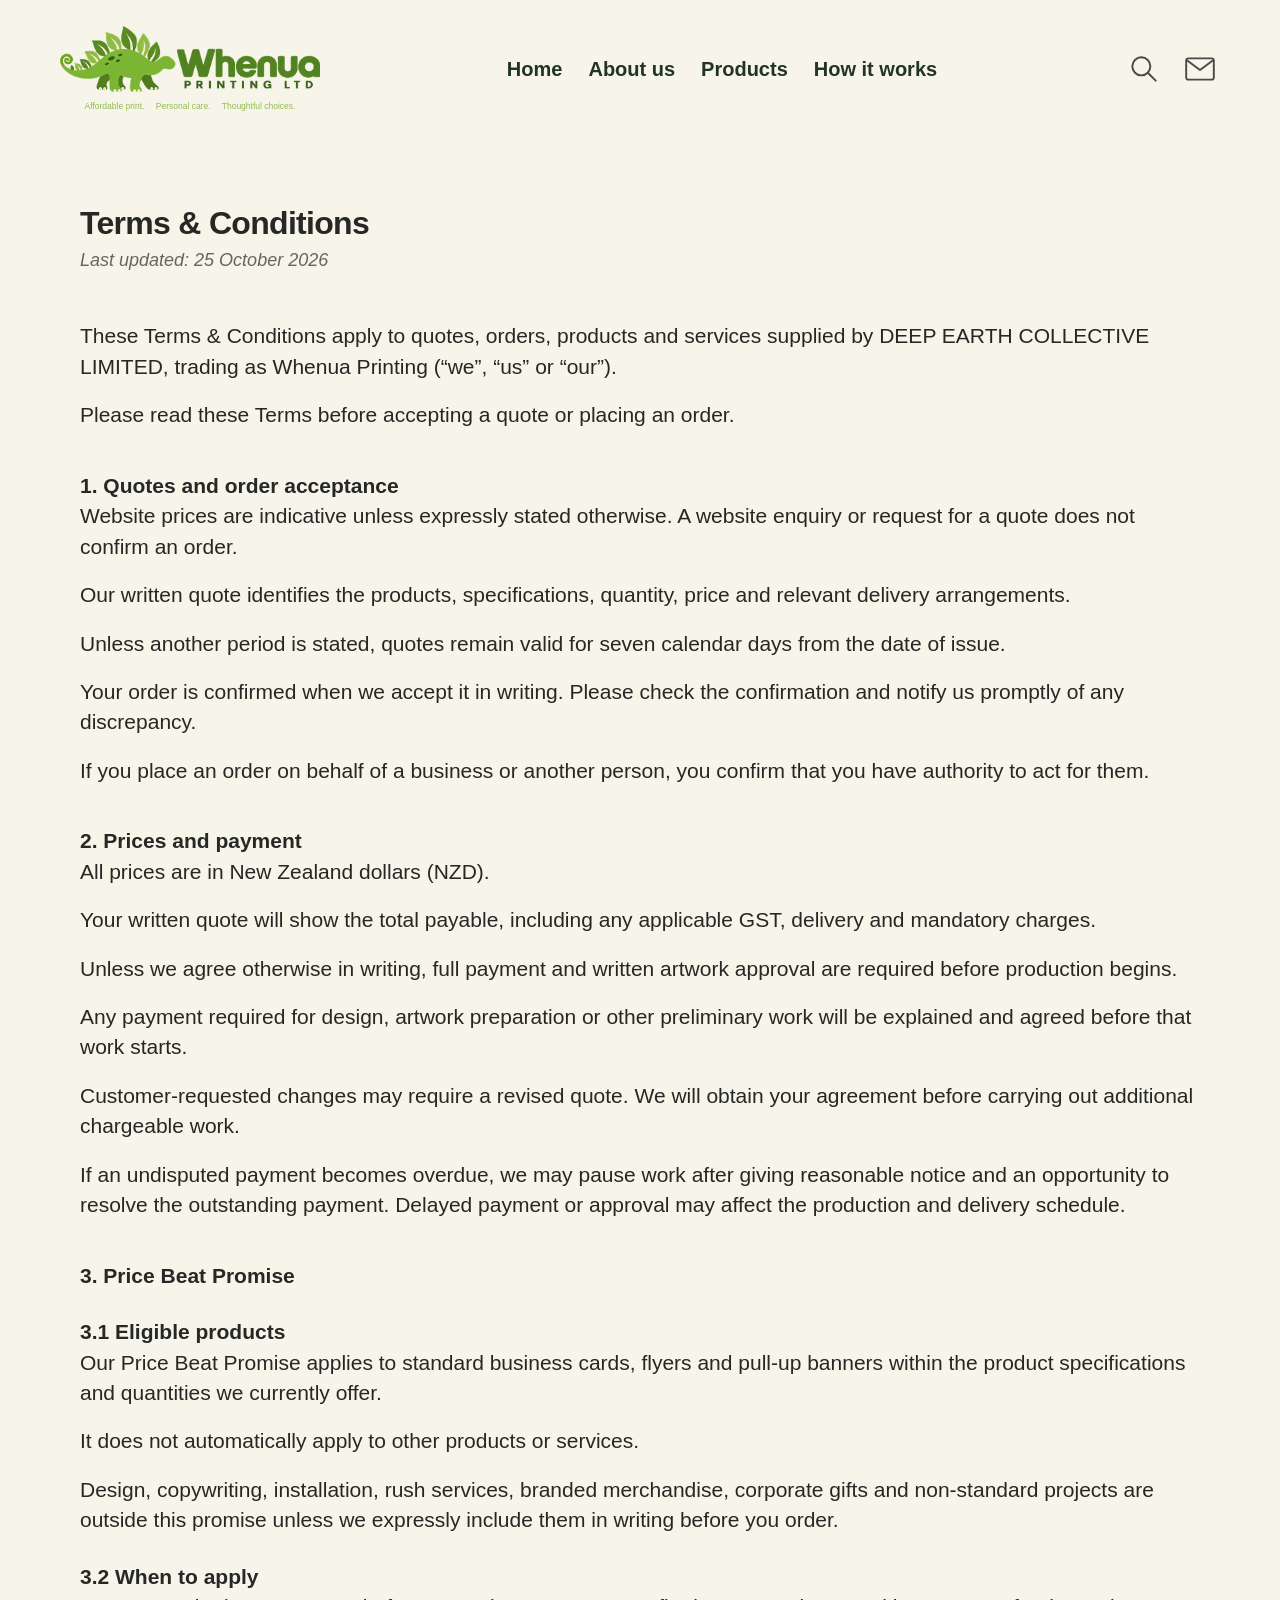
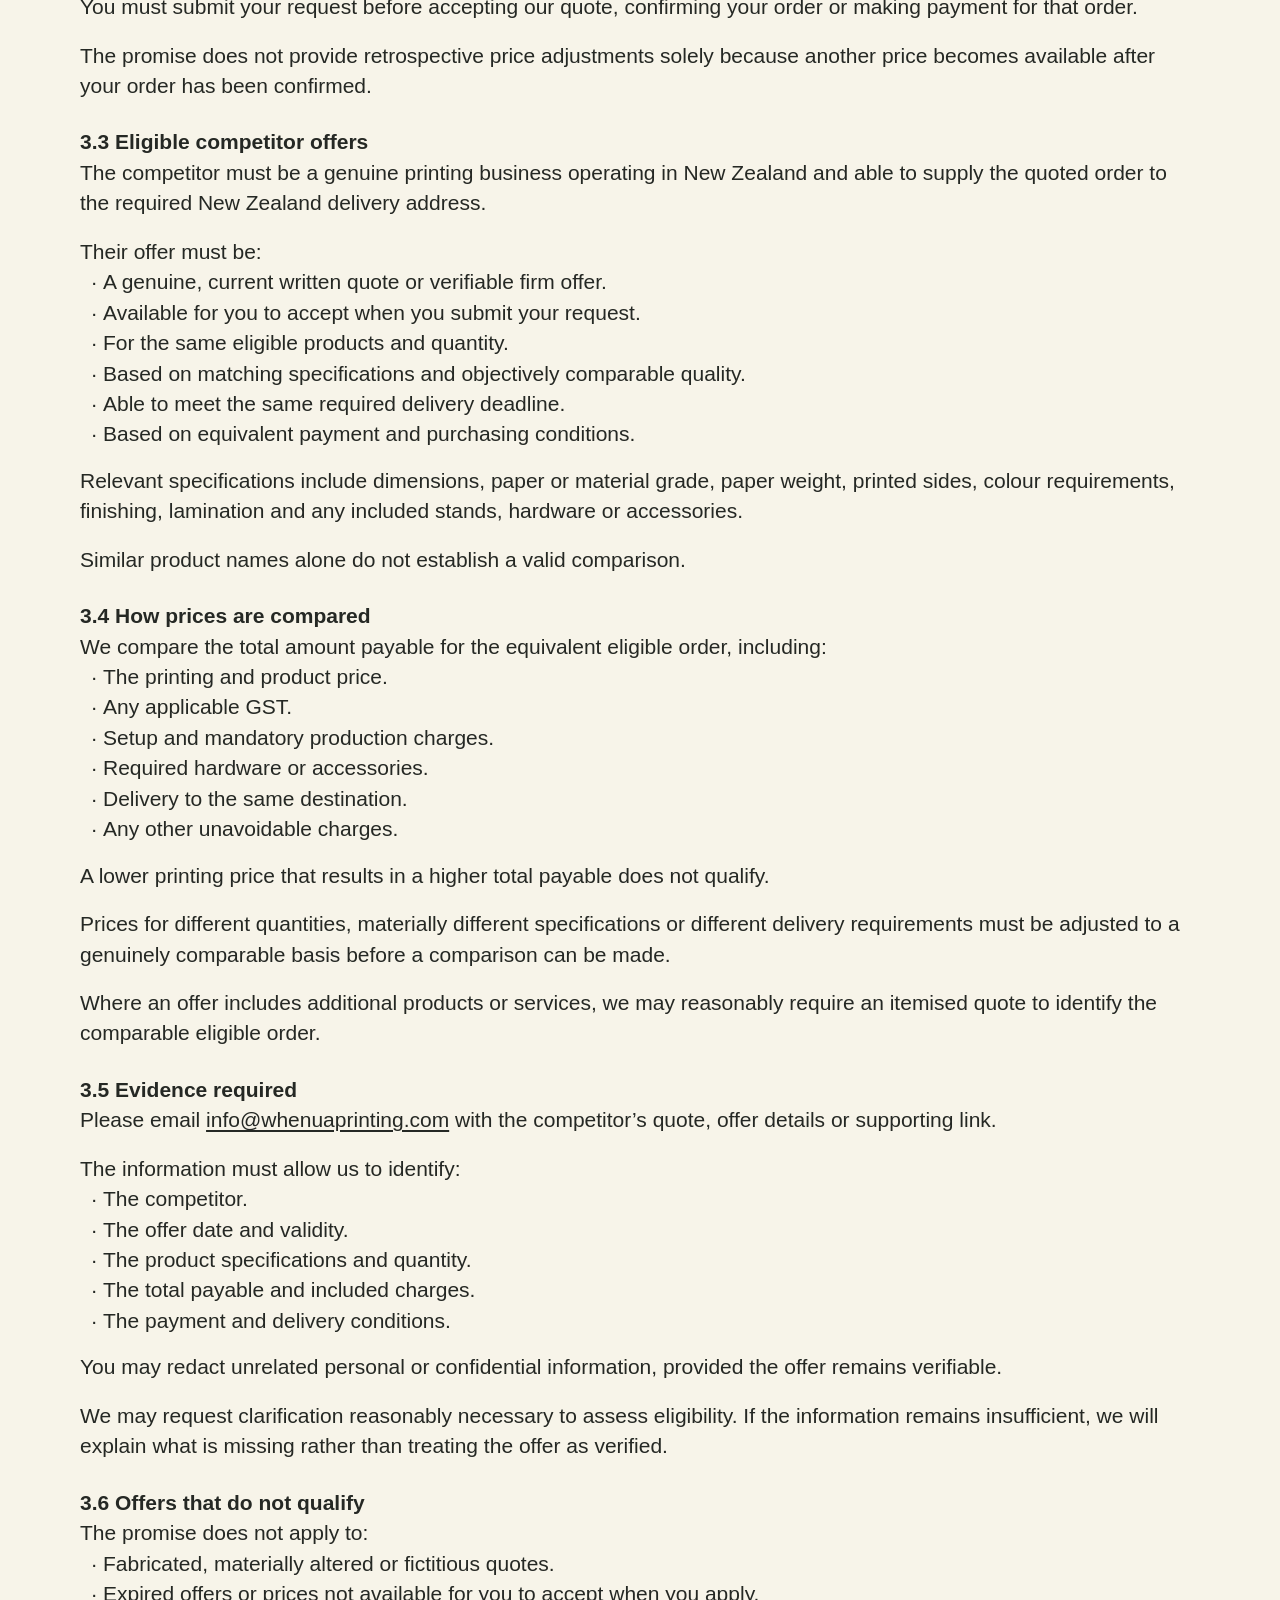
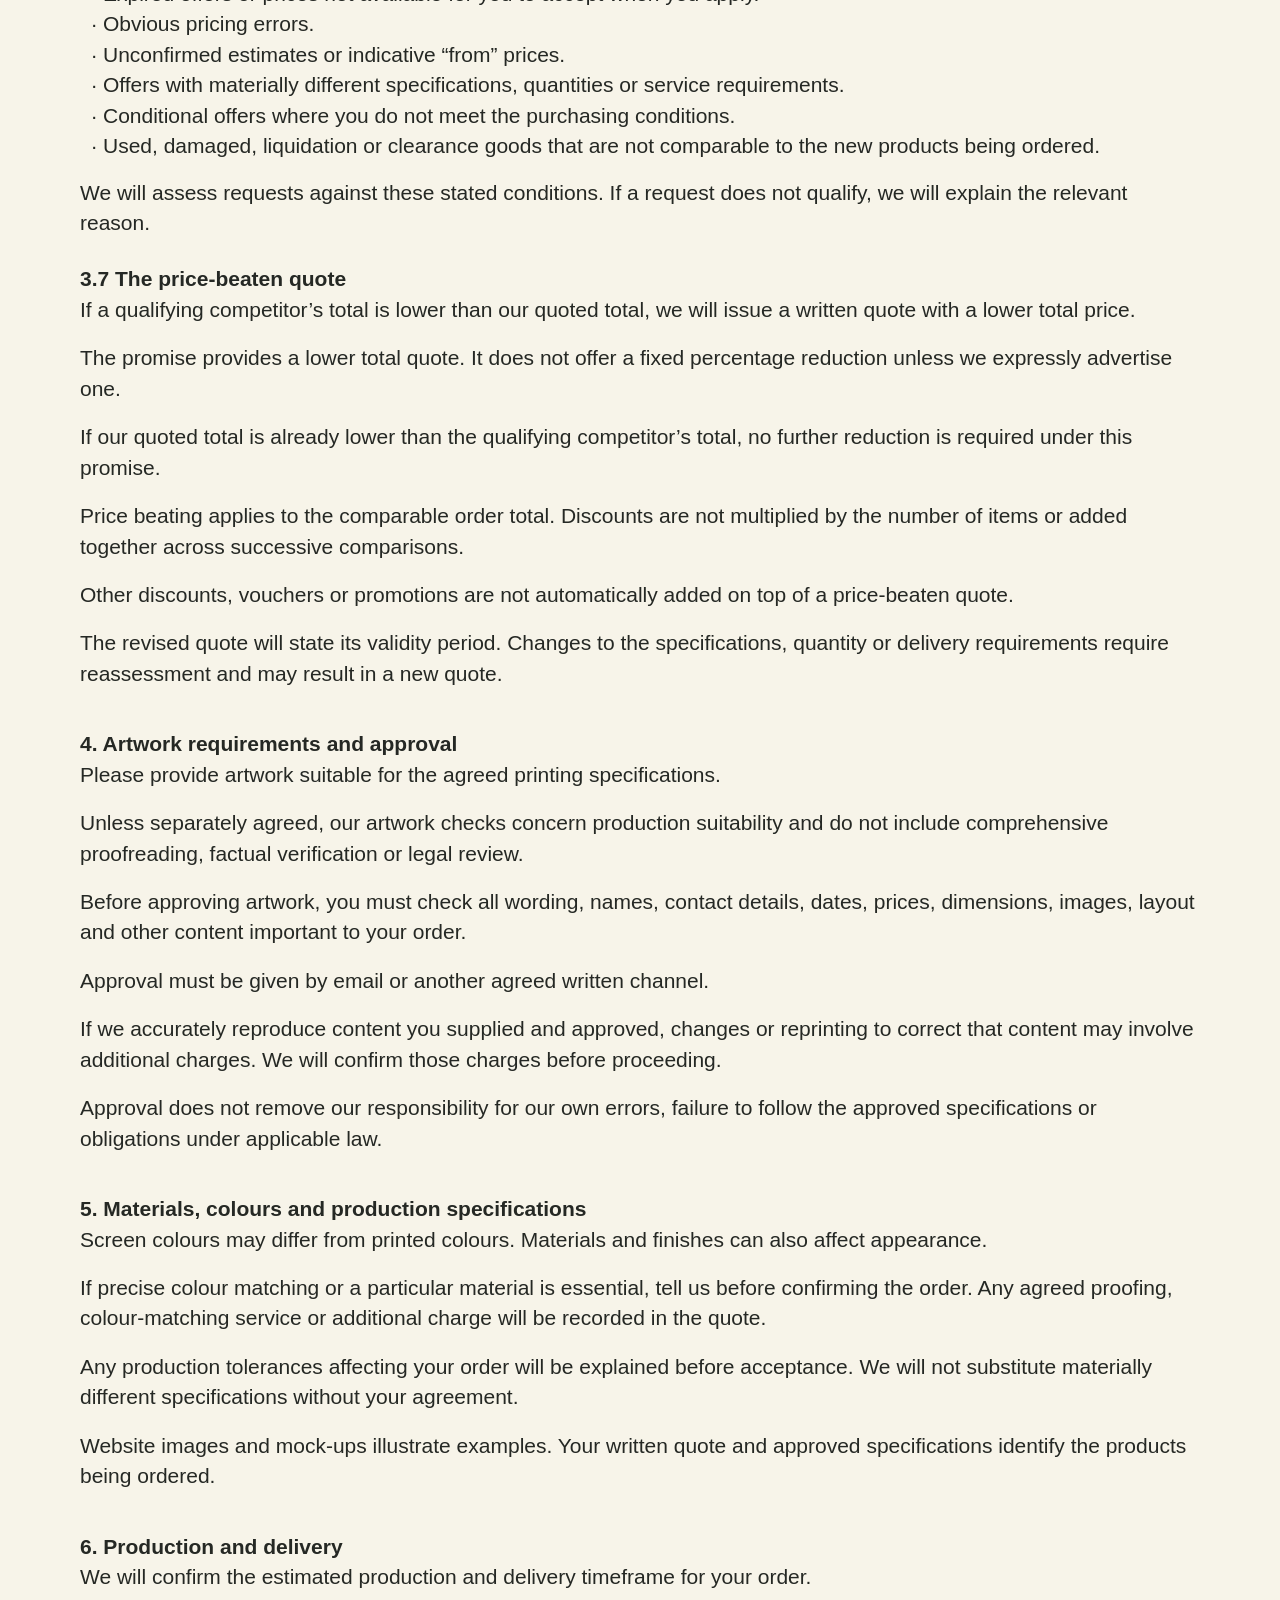
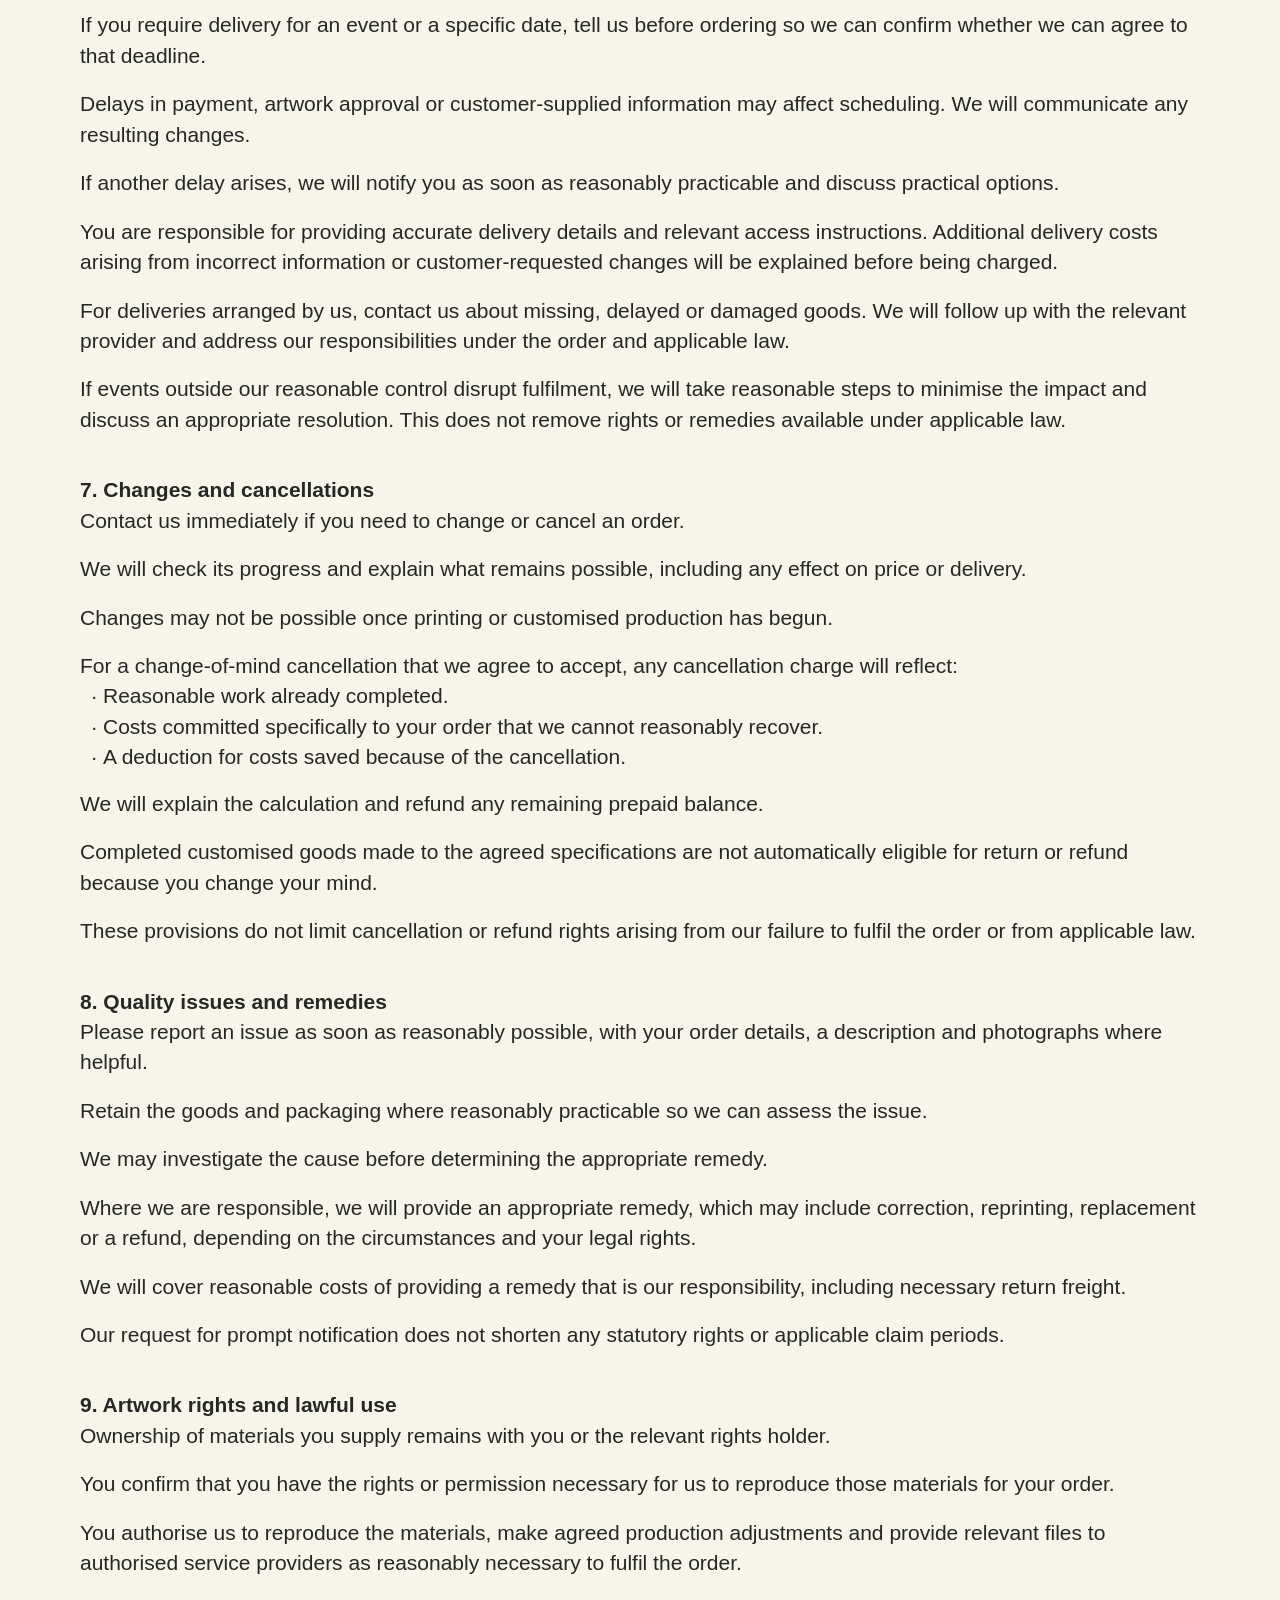
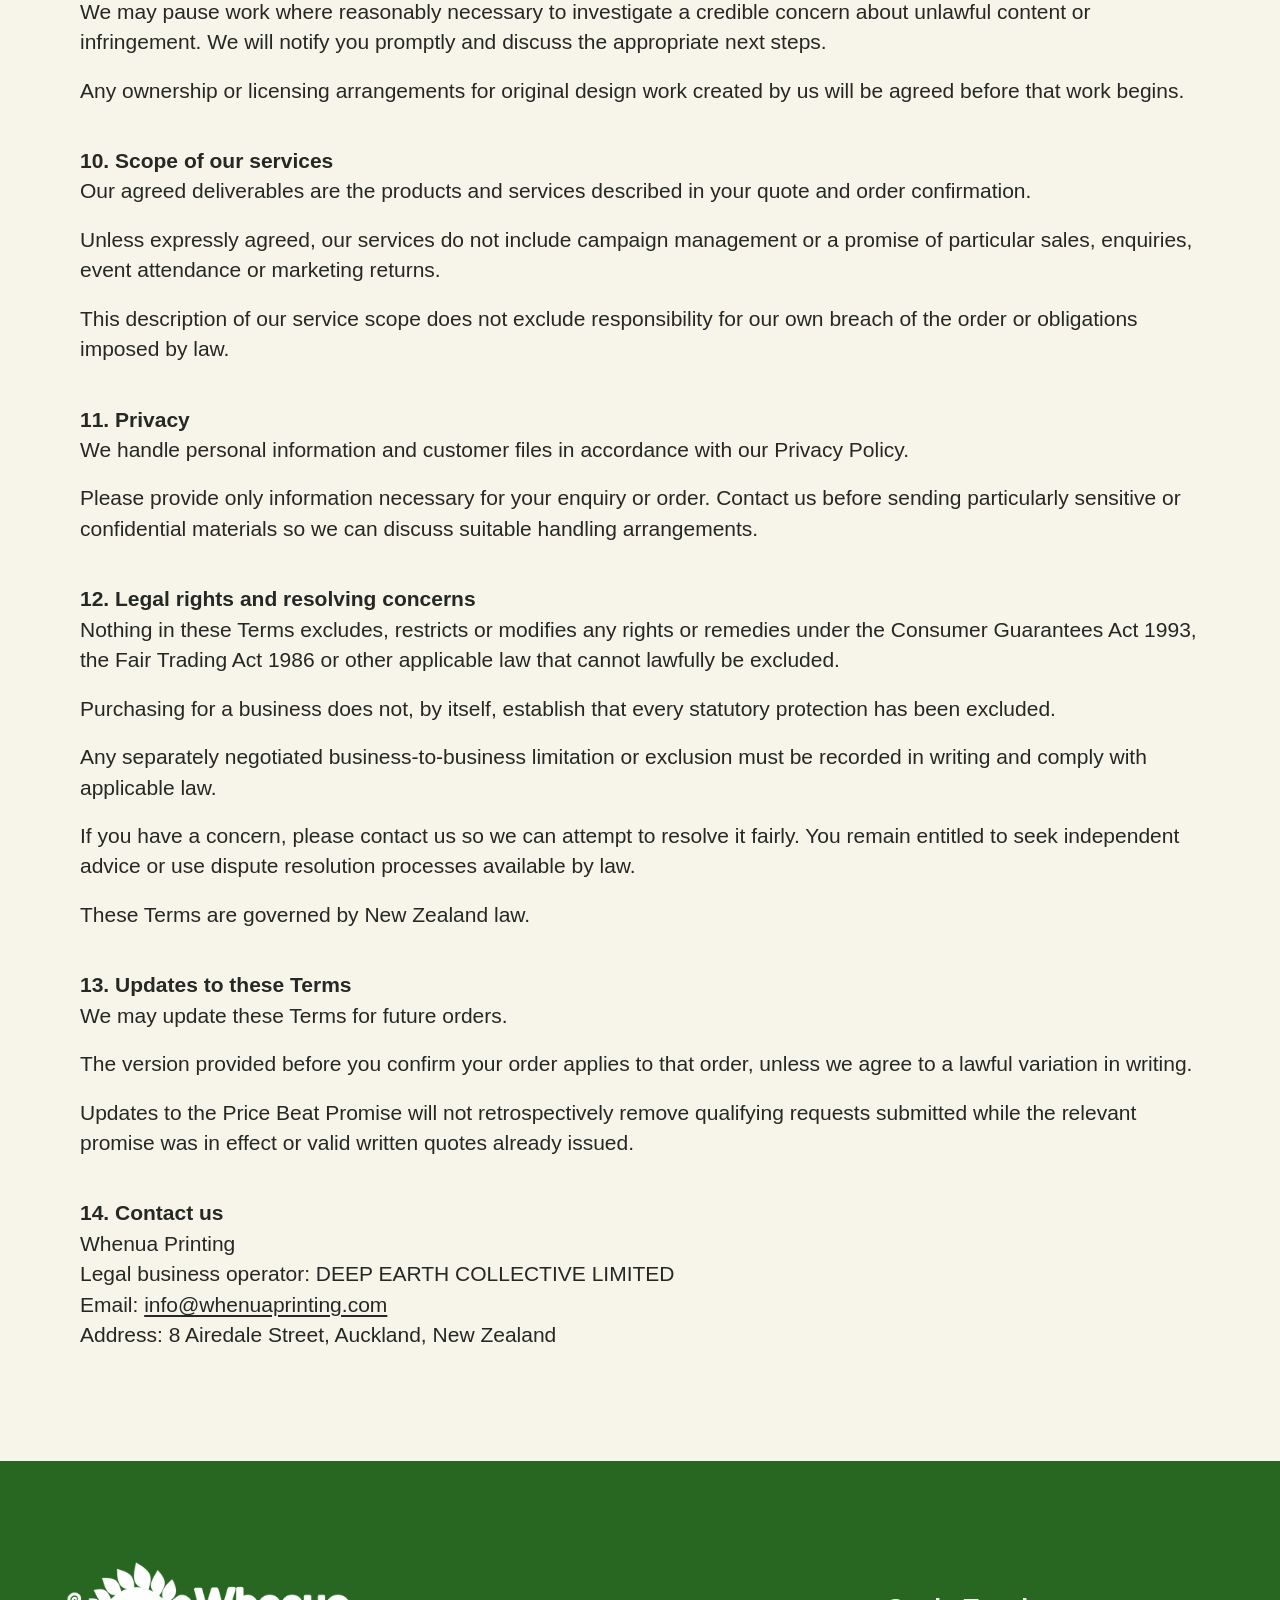
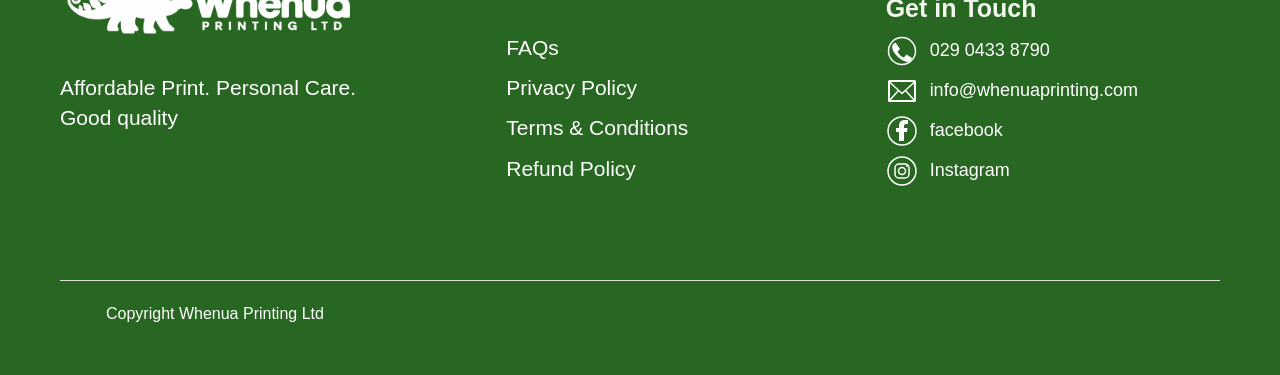
<file: terms-and-conditions.html>
<!doctype html>
<html lang="en">
  <head>
    <meta charset="UTF-8" />
    <meta name="viewport" content="width=device-width,initial-scale=1" />
    <title>Terms &amp; Conditions | Whenua Printing</title>
    <meta
      name="description"
      content="Whenua Printing terms and conditions for quotes, prices, the Price Beat Promise, artwork approval, delivery and your legal rights."
    />
    <meta name="theme-color" content="#286722" />
    <link rel="icon" href="assets/Image%20Logo.png" />
    <link rel="stylesheet" href="styles/home.css" />
    <link rel="stylesheet" href="styles/policy.css" />
    <script src="scripts/navigation.js" defer></script>
    <script src="scripts/quote.js" defer></script>
    <script src="scripts/search.js" defer></script>
    <link rel="stylesheet" href="styles/refinements.css?v=20261026-header" />
  </head>
  <body class="policy-page">
    <a class="skip-link" href="#main">Skip to content</a>
    <header class="site-header">
      <div class="header-inner">
        <a class="brand-link" href="index.html" aria-label="Whenua Printing home"
          ><div class="logo-crop">
            <img src="assets/Comb%20Logo.png" alt="Whenua Printing Ltd" width="640" height="238" />
          </div>
          <div class="brand-tagline">
            Affordable print.　 Personal care.　 Thoughtful choices.
          </div></a
        >
        <nav class="desktop-nav" id="siteNav" aria-label="Main navigation">
          <a href="index.html">Home</a><a href="about.html">About us</a
          ><a href="products.html">Products</a><a href="how-it-works.html">How it works</a
          ><button
            class="mobile-search"
            type="button"
            aria-haspopup="dialog"
            aria-controls="searchDialog"
          >
            <svg viewBox="0 0 32 32" aria-hidden="true" focusable="false">
              <circle
                cx="13.5"
                cy="13.5"
                r="8.5"
                fill="none"
                stroke="currentColor"
                stroke-width="1.8"
              />
              <path
                d="m20 20 7 7"
                fill="none"
                stroke="currentColor"
                stroke-width="1.8"
                stroke-linecap="round"
              /></svg
            ><span>Search products</span>
          </button>
        </nav>
        <div class="header-actions">
          <button class="icon-button" id="searchButton" aria-label="Search products">
            <svg viewBox="0 0 32 32" aria-hidden="true" focusable="false">
              <circle
                cx="13.5"
                cy="13.5"
                r="8.5"
                fill="none"
                stroke="currentColor"
                stroke-width="1.8"
              />
              <path
                d="m20 20 7 7"
                fill="none"
                stroke="currentColor"
                stroke-width="1.8"
                stroke-linecap="round"
              />
            </svg></button
          ><a class="icon-button" href="quote.html?v=20261029-email-refresh" aria-label="Request a quote"
            ><svg viewBox="0 0 32 32" aria-hidden="true" focusable="false">
              <rect
                x="3"
                y="6"
                width="26"
                height="20"
                rx="2"
                fill="none"
                stroke="currentColor"
                stroke-width="1.8"
              />
              <path
                d="m4 8 12 9L28 8"
                fill="none"
                stroke="currentColor"
                stroke-width="1.8"
                stroke-linecap="round"
                stroke-linejoin="round"
              /></svg></a
          ><button
            class="icon-button menu-toggle"
            id="menuToggle"
            aria-label="Open navigation"
            aria-controls="siteNav"
            aria-expanded="false"
          >
            <svg viewBox="0 0 64 64" aria-hidden="true" focusable="false">
              <path
                d="M9 15h46M9 32h46M9 49h46"
                fill="none"
                stroke="currentColor"
                stroke-width="4"
              />
            </svg>
          </button>
        </div>
      </div>
    </header>
    <main id="main" class="policy-main">
      <article class="terms-policy" aria-label="Terms and Conditions">
        <h1>Terms &amp; Conditions</h1>
        <p class="policy-updated">
          Last updated: <time datetime="2026-10-25">25 October 2026</time>
        </p>
        <p>
          These Terms &amp; Conditions apply to quotes, orders, products and services supplied by
          DEEP EARTH COLLECTIVE LIMITED, trading as Whenua Printing (“we”, “us” or “our”).
        </p>
        <p>Please read these Terms before accepting a quote or placing an order.</p>
        <h2>1. Quotes and order acceptance</h2>
        <p>
          Website prices are indicative unless expressly stated otherwise. A website enquiry or
          request for a quote does not confirm an order.
        </p>
        <p>
          Our written quote identifies the products, specifications, quantity, price and relevant
          delivery arrangements.
        </p>
        <p>
          Unless another period is stated, quotes remain valid for seven calendar days from the date
          of issue.
        </p>
        <p>
          Your order is confirmed when we accept it in writing. Please check the confirmation and
          notify us promptly of any discrepancy.
        </p>
        <p>
          If you place an order on behalf of a business or another person, you confirm that you have
          authority to act for them.
        </p>
        <h2>2. Prices and payment</h2>
        <p>All prices are in New Zealand dollars (NZD).</p>
        <p>
          Your written quote will show the total payable, including any applicable GST, delivery and
          mandatory charges.
        </p>
        <p>
          Unless we agree otherwise in writing, full payment and written artwork approval are
          required before production begins.
        </p>
        <p>
          Any payment required for design, artwork preparation or other preliminary work will be
          explained and agreed before that work starts.
        </p>
        <p>
          Customer-requested changes may require a revised quote. We will obtain your agreement
          before carrying out additional chargeable work.
        </p>
        <p>
          If an undisputed payment becomes overdue, we may pause work after giving reasonable notice
          and an opportunity to resolve the outstanding payment. Delayed payment or approval may
          affect the production and delivery schedule.
        </p>
        <h2>3. Price Beat Promise</h2>
        <h3>3.1 Eligible products</h3>
        <p>
          Our Price Beat Promise applies to standard business cards, flyers and pull-up banners
          within the product specifications and quantities we currently offer.
        </p>
        <p>It does not automatically apply to other products or services.</p>
        <p>
          Design, copywriting, installation, rush services, branded merchandise, corporate gifts and
          non-standard projects are outside this promise unless we expressly include them in writing
          before you order.
        </p>
        <h3>3.2 When to apply</h3>
        <p>
          You must submit your request before accepting our quote, confirming your order or making
          payment for that order.
        </p>
        <p>
          The promise does not provide retrospective price adjustments solely because another price
          becomes available after your order has been confirmed.
        </p>
        <h3>3.3 Eligible competitor offers</h3>
        <p>
          The competitor must be a genuine printing business operating in New Zealand and able to
          supply the quoted order to the required New Zealand delivery address.
        </p>
        <p>Their offer must be:</p>
        <ul>
          <li>A genuine, current written quote or verifiable firm offer.</li>
          <li>Available for you to accept when you submit your request.</li>
          <li>For the same eligible products and quantity.</li>
          <li>Based on matching specifications and objectively comparable quality.</li>
          <li>Able to meet the same required delivery deadline.</li>
          <li>Based on equivalent payment and purchasing conditions.</li>
        </ul>
        <p>
          Relevant specifications include dimensions, paper or material grade, paper weight, printed
          sides, colour requirements, finishing, lamination and any included stands, hardware or
          accessories.
        </p>
        <p>Similar product names alone do not establish a valid comparison.</p>
        <h3>3.4 How prices are compared</h3>
        <p>We compare the total amount payable for the equivalent eligible order, including:</p>
        <ul>
          <li>The printing and product price.</li>
          <li>Any applicable GST.</li>
          <li>Setup and mandatory production charges.</li>
          <li>Required hardware or accessories.</li>
          <li>Delivery to the same destination.</li>
          <li>Any other unavoidable charges.</li>
        </ul>
        <p>A lower printing price that results in a higher total payable does not qualify.</p>
        <p>
          Prices for different quantities, materially different specifications or different delivery
          requirements must be adjusted to a genuinely comparable basis before a comparison can be
          made.
        </p>
        <p>
          Where an offer includes additional products or services, we may reasonably require an
          itemised quote to identify the comparable eligible order.
        </p>
        <h3>3.5 Evidence required</h3>
        <p>
          Please email <a href="mailto:info@whenuaprinting.com">info@whenuaprinting.com</a> with
          the competitor’s quote, offer details or supporting link.
        </p>
        <p>The information must allow us to identify:</p>
        <ul>
          <li>The competitor.</li>
          <li>The offer date and validity.</li>
          <li>The product specifications and quantity.</li>
          <li>The total payable and included charges.</li>
          <li>The payment and delivery conditions.</li>
        </ul>
        <p>
          You may redact unrelated personal or confidential information, provided the offer remains
          verifiable.
        </p>
        <p>
          We may request clarification reasonably necessary to assess eligibility. If the
          information remains insufficient, we will explain what is missing rather than treating the
          offer as verified.
        </p>
        <h3>3.6 Offers that do not qualify</h3>
        <p>The promise does not apply to:</p>
        <ul>
          <li>Fabricated, materially altered or fictitious quotes.</li>
          <li>Expired offers or prices not available for you to accept when you apply.</li>
          <li>Obvious pricing errors.</li>
          <li>Unconfirmed estimates or indicative “from” prices.</li>
          <li>
            Offers with materially different specifications, quantities or service requirements.
          </li>
          <li>Conditional offers where you do not meet the purchasing conditions.</li>
          <li>
            Used, damaged, liquidation or clearance goods that are not comparable to the new
            products being ordered.
          </li>
        </ul>
        <p>
          We will assess requests against these stated conditions. If a request does not qualify, we
          will explain the relevant reason.
        </p>
        <h3>3.7 The price-beaten quote</h3>
        <p>
          If a qualifying competitor’s total is lower than our quoted total, we will issue a written
          quote with a lower total price.
        </p>
        <p>
          The promise provides a lower total quote. It does not offer a fixed percentage reduction
          unless we expressly advertise one.
        </p>
        <p>
          If our quoted total is already lower than the qualifying competitor’s total, no further
          reduction is required under this promise.
        </p>
        <p>
          Price beating applies to the comparable order total. Discounts are not multiplied by the
          number of items or added together across successive comparisons.
        </p>
        <p>
          Other discounts, vouchers or promotions are not automatically added on top of a
          price-beaten quote.
        </p>
        <p>
          The revised quote will state its validity period. Changes to the specifications, quantity
          or delivery requirements require reassessment and may result in a new quote.
        </p>
        <h2>4. Artwork requirements and approval</h2>
        <p>Please provide artwork suitable for the agreed printing specifications.</p>
        <p>
          Unless separately agreed, our artwork checks concern production suitability and do not
          include comprehensive proofreading, factual verification or legal review.
        </p>
        <p>
          Before approving artwork, you must check all wording, names, contact details, dates,
          prices, dimensions, images, layout and other content important to your order.
        </p>
        <p>Approval must be given by email or another agreed written channel.</p>
        <p>
          If we accurately reproduce content you supplied and approved, changes or reprinting to
          correct that content may involve additional charges. We will confirm those charges before
          proceeding.
        </p>
        <p>
          Approval does not remove our responsibility for our own errors, failure to follow the
          approved specifications or obligations under applicable law.
        </p>
        <h2>5. Materials, colours and production specifications</h2>
        <p>
          Screen colours may differ from printed colours. Materials and finishes can also affect
          appearance.
        </p>
        <p>
          If precise colour matching or a particular material is essential, tell us before
          confirming the order. Any agreed proofing, colour-matching service or additional charge
          will be recorded in the quote.
        </p>
        <p>
          Any production tolerances affecting your order will be explained before acceptance. We
          will not substitute materially different specifications without your agreement.
        </p>
        <p>
          Website images and mock-ups illustrate examples. Your written quote and approved
          specifications identify the products being ordered.
        </p>
        <h2>6. Production and delivery</h2>
        <p>We will confirm the estimated production and delivery timeframe for your order.</p>
        <p>
          If you require delivery for an event or a specific date, tell us before ordering so we can
          confirm whether we can agree to that deadline.
        </p>
        <p>
          Delays in payment, artwork approval or customer-supplied information may affect
          scheduling. We will communicate any resulting changes.
        </p>
        <p>
          If another delay arises, we will notify you as soon as reasonably practicable and discuss
          practical options.
        </p>
        <p>
          You are responsible for providing accurate delivery details and relevant access
          instructions. Additional delivery costs arising from incorrect information or
          customer-requested changes will be explained before being charged.
        </p>
        <p>
          For deliveries arranged by us, contact us about missing, delayed or damaged goods. We will
          follow up with the relevant provider and address our responsibilities under the order and
          applicable law.
        </p>
        <p>
          If events outside our reasonable control disrupt fulfilment, we will take reasonable steps
          to minimise the impact and discuss an appropriate resolution. This does not remove rights
          or remedies available under applicable law.
        </p>
        <h2>7. Changes and cancellations</h2>
        <p>Contact us immediately if you need to change or cancel an order.</p>
        <p>
          We will check its progress and explain what remains possible, including any effect on
          price or delivery.
        </p>
        <p>Changes may not be possible once printing or customised production has begun.</p>
        <p>
          For a change-of-mind cancellation that we agree to accept, any cancellation charge will
          reflect:
        </p>
        <ul>
          <li>Reasonable work already completed.</li>
          <li>Costs committed specifically to your order that we cannot reasonably recover.</li>
          <li>A deduction for costs saved because of the cancellation.</li>
        </ul>
        <p>We will explain the calculation and refund any remaining prepaid balance.</p>
        <p>
          Completed customised goods made to the agreed specifications are not automatically
          eligible for return or refund because you change your mind.
        </p>
        <p>
          These provisions do not limit cancellation or refund rights arising from our failure to
          fulfil the order or from applicable law.
        </p>
        <h2>8. Quality issues and remedies</h2>
        <p>
          Please report an issue as soon as reasonably possible, with your order details, a
          description and photographs where helpful.
        </p>
        <p>
          Retain the goods and packaging where reasonably practicable so we can assess the issue.
        </p>
        <p>We may investigate the cause before determining the appropriate remedy.</p>
        <p>
          Where we are responsible, we will provide an appropriate remedy, which may include
          correction, reprinting, replacement or a refund, depending on the circumstances and your
          legal rights.
        </p>
        <p>
          We will cover reasonable costs of providing a remedy that is our responsibility, including
          necessary return freight.
        </p>
        <p>
          Our request for prompt notification does not shorten any statutory rights or applicable
          claim periods.
        </p>
        <h2>9. Artwork rights and lawful use</h2>
        <p>Ownership of materials you supply remains with you or the relevant rights holder.</p>
        <p>
          You confirm that you have the rights or permission necessary for us to reproduce those
          materials for your order.
        </p>
        <p>
          You authorise us to reproduce the materials, make agreed production adjustments and
          provide relevant files to authorised service providers as reasonably necessary to fulfil
          the order.
        </p>
        <p>
          We may pause work where reasonably necessary to investigate a credible concern about
          unlawful content or infringement. We will notify you promptly and discuss the appropriate
          next steps.
        </p>
        <p>
          Any ownership or licensing arrangements for original design work created by us will be
          agreed before that work begins.
        </p>
        <h2>10. Scope of our services</h2>
        <p>
          Our agreed deliverables are the products and services described in your quote and order
          confirmation.
        </p>
        <p>
          Unless expressly agreed, our services do not include campaign management or a promise of
          particular sales, enquiries, event attendance or marketing returns.
        </p>
        <p>
          This description of our service scope does not exclude responsibility for our own breach
          of the order or obligations imposed by law.
        </p>
        <h2>11. Privacy</h2>
        <p>
          We handle personal information and customer files in accordance with our Privacy Policy.
        </p>
        <p>
          Please provide only information necessary for your enquiry or order. Contact us before
          sending particularly sensitive or confidential materials so we can discuss suitable
          handling arrangements.
        </p>
        <h2>12. Legal rights and resolving concerns</h2>
        <p>
          Nothing in these Terms excludes, restricts or modifies any rights or remedies under the
          Consumer Guarantees Act 1993, the Fair Trading Act 1986 or other applicable law that
          cannot lawfully be excluded.
        </p>
        <p>
          Purchasing for a business does not, by itself, establish that every statutory protection
          has been excluded.
        </p>
        <p>
          Any separately negotiated business-to-business limitation or exclusion must be recorded in
          writing and comply with applicable law.
        </p>
        <p>
          If you have a concern, please contact us so we can attempt to resolve it fairly. You
          remain entitled to seek independent advice or use dispute resolution processes available
          by law.
        </p>
        <p>These Terms are governed by New Zealand law.</p>
        <h2>13. Updates to these Terms</h2>
        <p>We may update these Terms for future orders.</p>
        <p>
          The version provided before you confirm your order applies to that order, unless we agree
          to a lawful variation in writing.
        </p>
        <p>
          Updates to the Price Beat Promise will not retrospectively remove qualifying requests
          submitted while the relevant promise was in effect or valid written quotes already issued.
        </p>
        <h2>14. Contact us</h2>
        <p>
          Whenua Printing<br />Legal business operator: DEEP EARTH COLLECTIVE LIMITED<br />Email:
          <a href="mailto:info@whenuaprinting.com">info@whenuaprinting.com</a><br />Address: 8
          Airedale Street, Auckland, New Zealand
        </p>
      </article>
    </main>
    <footer class="site-footer standard-footer">
      <div class="container">
        <div class="footer-grid">
          <div class="footer-brand-column">
            <a class="footer-brand" href="index.html" aria-label="Whenua Printing home"
              ><img
                class="footer-logo-image"
                src="assets/footer-logo.png"
                alt="Whenua Printing Ltd"
                width="393"
                height="131"
                loading="lazy"
            /></a>
            <p>Affordable Print. Personal Care.<br />Good quality</p>
          </div>
          <nav class="footer-column footer-policies" aria-label="Help and policies">
            <a href="index.html#faqs">FAQs</a
            ><a href="privacy-policy.html" data-policy="privacy">Privacy Policy</a
            ><a href="terms-and-conditions.html" data-policy="terms">Terms &amp; Conditions</a
            ><a href="refund-policy.html" data-policy="refund">Refund Policy</a>
          </nav>
          <div class="footer-column footer-contact">
            <h3>Get in Touch</h3>
            <a class="contact-link" href="tel:02904338790"
              ><svg viewBox="0 0 64 64" aria-hidden="true" focusable="false">
                <circle cx="32" cy="32" r="27" fill="none" stroke="currentColor" stroke-width="3" />
                <path
                  d="M19 15l9 13-5 5c4 7 7 10 13 12l5-6 11 7c-3 13-17 8-28-2C10 31 9 19 19 15"
                  fill="currentColor"
                /></svg
              ><span>029 0433 8790</span></a
            ><a class="contact-link" href="mailto:info@whenuaprinting.com"
              ><svg viewBox="0 0 64 64" aria-hidden="true" focusable="false">
                <rect
                  x="6"
                  y="12"
                  width="52"
                  height="40"
                  rx="1"
                  fill="none"
                  stroke="currentColor"
                  stroke-width="4"
                />
                <path
                  d="m7 14 25 23 25-23M7 51l18-20m32 20L39 31"
                  fill="none"
                  stroke="currentColor"
                  stroke-width="3"
                /></svg
              ><span>info@whenuaprinting.com</span></a
            ><span class="social-label"
              ><svg viewBox="0 0 32 32" aria-hidden="true">
                <circle
                  cx="16"
                  cy="16"
                  r="14"
                  fill="none"
                  stroke="currentColor"
                  stroke-width="1.5"
                />
                <path
                  d="M18 26V17h3l.5-4H18v-2c0-1 .5-2 2-2h2V5h-3c-4 0-6 2-6 6v2h-3v4h3v9Z"
                  fill="currentColor"
                /></svg
              ><span>facebook</span></span
            ><span class="social-label"
              ><svg viewBox="0 0 32 32" aria-hidden="true">
                <circle
                  cx="16"
                  cy="16"
                  r="14"
                  fill="none"
                  stroke="currentColor"
                  stroke-width="1.5"
                />
                <rect
                  x="9"
                  y="9"
                  width="14"
                  height="14"
                  rx="4"
                  fill="none"
                  stroke="currentColor"
                  stroke-width="1.5"
                />
                <circle
                  cx="16"
                  cy="16"
                  r="3.5"
                  fill="none"
                  stroke="currentColor"
                  stroke-width="1.5"
                />
                <circle cx="21" cy="11" r="1" fill="currentColor" /></svg
              ><span>Instagram</span></span
            >
          </div>
        </div>
        <div class="legal"><span>Copyright Whenua Printing Ltd</span></div>
      </div>
    </footer>
    <dialog id="quoteDialog" aria-labelledby="quoteTitle">
      <button class="dialog-close" type="button" data-close aria-label="Close enquiry">×</button>
      <h2 id="quoteTitle">Tell us what you need.</h2>
      <p>Tell us what you need and we’ll contact you by email or phone with a clear quote.</p>
      <form
        id="quoteForm"
        data-delivery="native"
        action="https://formsubmit.co/info@whenuaprinting.com"
        method="POST"
        target="_top"
      >
        <div class="form-field">
          <label for="name">Name</label
          ><input id="name" name="name" autocomplete="name" required maxlength="150" />
        </div>
        <div class="form-field">
          <label for="email">Email address</label
          ><input
            id="email"
            name="email"
            type="email"
            autocomplete="email"
            required
            maxlength="254"
          />
        </div>
        <div class="form-field">
          <label for="phone">Phone number</label
          ><input id="phone" name="phone" type="tel" autocomplete="tel" required maxlength="50" />
        </div>
        <div class="form-field">
          <label for="company">Company name</label
          ><input
            id="company"
            name="company"
            autocomplete="organization"
            required
            maxlength="200"
          />
        </div>
        <div class="form-field">
          <label for="product">Products</label
          ><select id="product" name="product" required>
            <option>Business Cards</option>
            <option>Flyers</option>
            <option>Pull up Banners</option>
            <option>Posters</option>
            <option>Name badges</option>
            <option>Something else</option>
          </select>
        </div>
        <div class="form-field">
          <label for="quantity">Quantity</label
          ><input
            id="quantity"
            name="quantity"
            type="number"
            min="1"
            max="1000000"
            step="1"
            required
          />
        </div>
        <div class="form-field">
          <label for="details">Project details (optional)</label
          ><textarea
            id="details"
            name="details"
            placeholder="Size, finish, preferred delivery date, or any questions"
            maxlength="5000"
          ></textarea>
        </div>
        <div class="form-honeypot" aria-hidden="true">
          <label for="website">Leave this field empty</label
          ><input id="website" name="_honey" tabindex="-1" autocomplete="off" />
        </div>
        <input type="hidden" name="_subject" value="New Whenua Printing quote enquiry" /><input
          type="hidden"
          name="_template"
          value="table"
        /><input
          type="hidden"
          name="_autoresponse"
          value="Kia ora,

Thank you for choosing Whenua Printing. We’ve received your quote request.

We’ll review your project details and contact you by email or phone to confirm the specifications, pricing and delivery options.

If you would like to add artwork or more information, email us at info@whenuaprinting.com. Please include your name and company so we can match it to your enquiry.

This is an acknowledgement of your enquiry, not an order confirmation or final quote.

Ngā mihi,
Whenua Printing
Affordable Print. Personal Care.
info@whenuaprinting.com
029 0433 8790"
        /><input
          type="hidden"
          name="_next"
          value="https://kimliumingyang.github.io/whenuaprinting/thank-you.html"
        />
        <div class="enquiry-actions">
          <button class="button" type="submit">Send enquiry</button
          ><button class="button button-secondary" type="button" id="copyEnquiry">
            Copy enquiry
          </button>
        </div>
        <p class="form-service-note">
          Your details are sent via FormSubmit to Whenua Printing. You may be asked to complete a
          quick verification. We’ll also send an acknowledgement to your email address.
        </p>
        <p id="emailStatus" role="status" aria-live="polite"></p>
        <div id="enquiryFallback" hidden>
          <label for="enquiryText"
            >Copy this message and email it to
            <a href="mailto:info@whenuaprinting.com">info@whenuaprinting.com</a></label
          ><textarea id="enquiryText" readonly></textarea>
        </div>
      </form>
    </dialog>
    <dialog id="searchDialog" aria-labelledby="searchTitle">
      <button class="dialog-close" type="button" data-close aria-label="Close search">×</button>
      <h2 id="searchTitle">Find your print.</h2>
      <div class="form-field">
        <label for="searchInput">Search products</label
        ><input
          id="searchInput"
          type="search"
          placeholder="Business cards, flyers, posters…"
          autocomplete="off"
        />
      </div>
      <ul class="search-results" id="searchResults" aria-label="Matching products"></ul>
      <p id="searchStatus" role="status"></p>
    </dialog>
  </body>
</html>
</file>
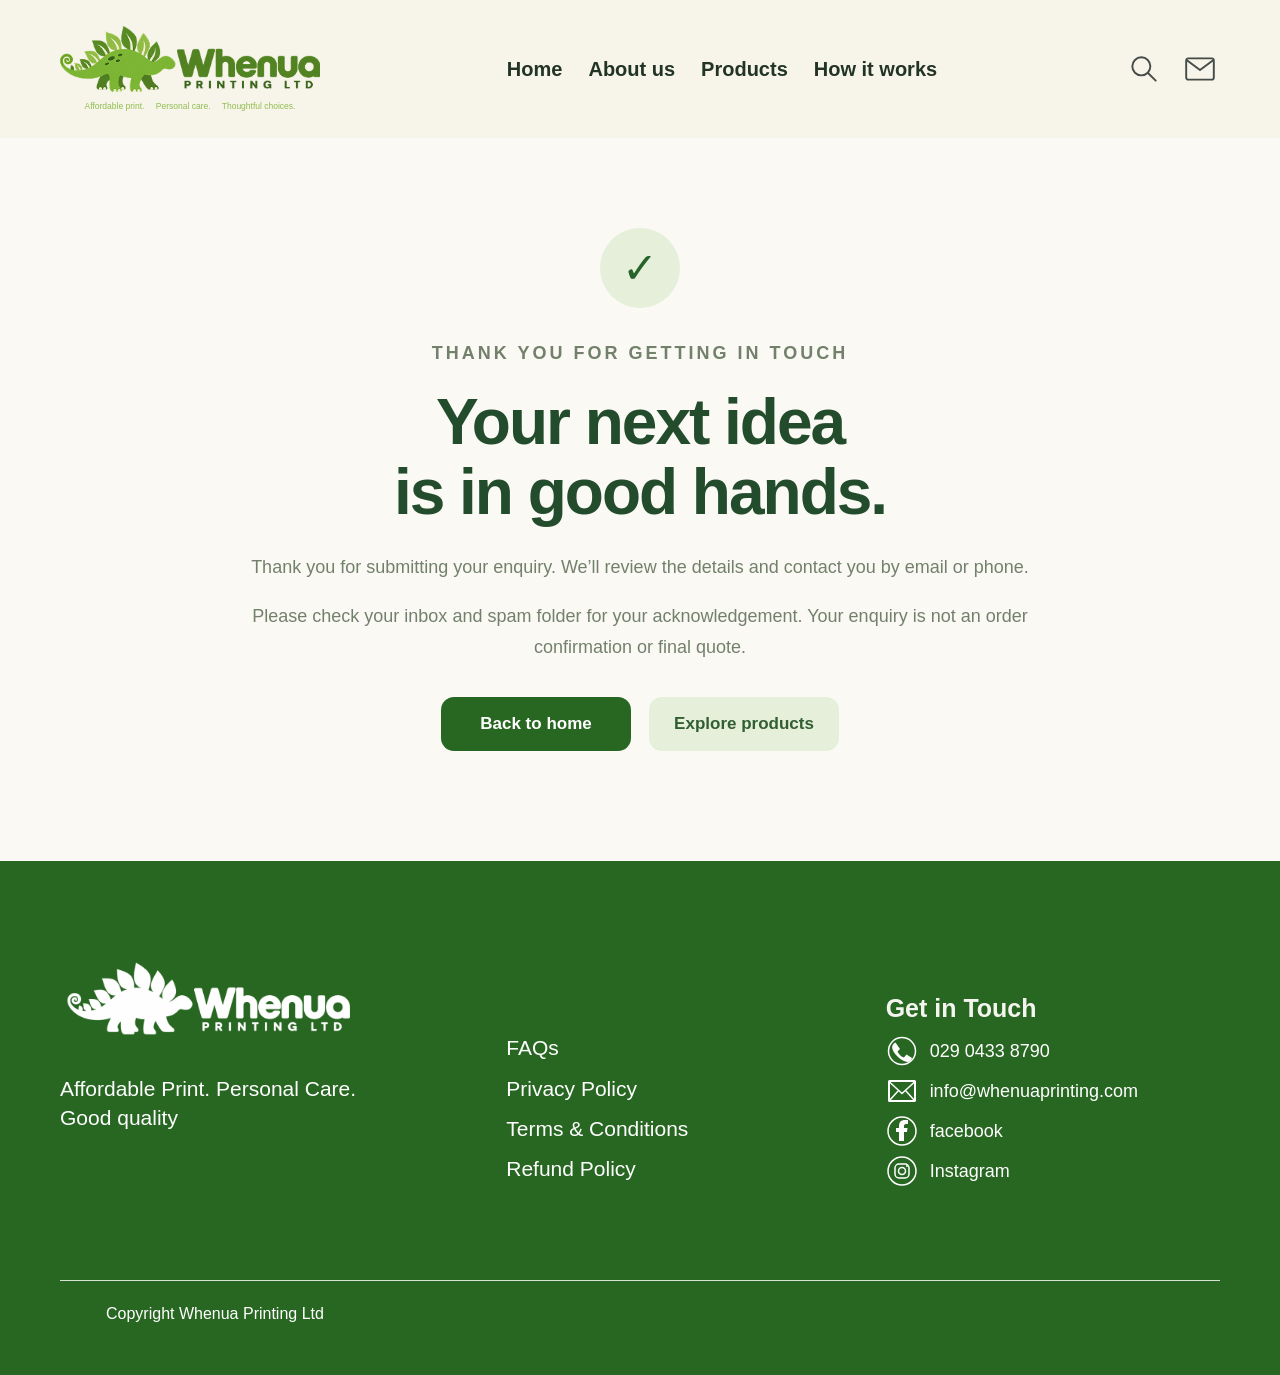
<file: thank-you.html>
<!doctype html>
<html lang="en">
  <head>
    <meta charset="UTF-8" />
    <meta name="viewport" content="width=device-width,initial-scale=1" />
    <meta name="robots" content="noindex" />
    <title>Thank You | Whenua Printing</title>
    <link rel="icon" href="assets/Image%20Logo.png" />
    <link rel="stylesheet" href="styles/home.css" />
    <style>
      .thanks-main {
        width: calc(100% - 48px);
        max-width: 800px;
        margin: 90px auto 110px;
        text-align: center;
      }
      .thanks-icon {
        display: grid;
        place-items: center;
        margin: 0 auto 30px;
        width: 80px;
        height: 80px;
        border-radius: 50%;
        background: #e6efda;
        color: #27642b;
        font-size: 43px;
      }
      .thanks-main h1 {
        font-size: clamp(38px, 5vw, 65px);
        letter-spacing: -2px;
        line-height: 1.1;
        color: #234c2c;
        margin: 0 0 25px;
      }
      .thanks-main p {
        font-size: 18px;
        line-height: 1.7;
        color: #73816c;
      }
      .thanks-actions {
        display: flex;
        flex-wrap: wrap;
        gap: 18px;
        justify-content: center;
        margin-top: 35px;
      }
      .thanks-actions .button {
        font-size: 17px;
        min-width: 190px;
        min-height: 54px;
        border-radius: 13px;
      }
      .thanks-actions .secondary {
        background: #e6efda;
        color: #315f31;
      }
    </style>
    <script src="scripts/navigation.js" defer></script>
    <script src="scripts/quote.js" defer></script>
    <script src="scripts/search.js" defer></script>
    <link rel="stylesheet" href="styles/refinements.css?v=20261026-header" />
  </head>
  <body>
    <a class="skip-link" href="#main">Skip to content</a>
    <header class="site-header">
      <div class="header-inner">
        <a class="brand-link" href="index.html" aria-label="Whenua Printing home"
          ><div class="logo-crop">
            <img src="assets/Comb%20Logo.png" alt="Whenua Printing Ltd" width="640" height="238" />
          </div>
          <div class="brand-tagline">
            Affordable print.　 Personal care.　 Thoughtful choices.
          </div></a
        >
        <nav class="desktop-nav" id="siteNav" aria-label="Main navigation">
          <a href="index.html">Home</a><a href="about.html">About us</a
          ><a href="products.html">Products</a><a href="how-it-works.html">How it works</a
          ><button
            class="mobile-search"
            type="button"
            aria-haspopup="dialog"
            aria-controls="searchDialog"
          >
            <svg viewBox="0 0 32 32" aria-hidden="true" focusable="false">
              <circle
                cx="13.5"
                cy="13.5"
                r="8.5"
                fill="none"
                stroke="currentColor"
                stroke-width="1.8"
              />
              <path
                d="m20 20 7 7"
                fill="none"
                stroke="currentColor"
                stroke-width="1.8"
                stroke-linecap="round"
              /></svg
            ><span>Search products</span>
          </button>
        </nav>
        <div class="header-actions">
          <button class="icon-button" id="searchButton" aria-label="Search products">
            <svg viewBox="0 0 32 32" aria-hidden="true" focusable="false">
              <circle
                cx="13.5"
                cy="13.5"
                r="8.5"
                fill="none"
                stroke="currentColor"
                stroke-width="1.8"
              />
              <path
                d="m20 20 7 7"
                fill="none"
                stroke="currentColor"
                stroke-width="1.8"
                stroke-linecap="round"
              />
            </svg></button
          ><a class="icon-button" href="quote.html?v=20261029-email-refresh" aria-label="Request a quote"
            ><svg viewBox="0 0 32 32" aria-hidden="true" focusable="false">
              <rect
                x="3"
                y="6"
                width="26"
                height="20"
                rx="2"
                fill="none"
                stroke="currentColor"
                stroke-width="1.8"
              />
              <path
                d="m4 8 12 9L28 8"
                fill="none"
                stroke="currentColor"
                stroke-width="1.8"
                stroke-linecap="round"
                stroke-linejoin="round"
              /></svg></a
          ><button
            class="icon-button menu-toggle"
            id="menuToggle"
            aria-label="Open navigation"
            aria-controls="siteNav"
            aria-expanded="false"
          >
            <svg viewBox="0 0 64 64" aria-hidden="true" focusable="false">
              <path
                d="M9 15h46M9 32h46M9 49h46"
                fill="none"
                stroke="currentColor"
                stroke-width="4"
              />
            </svg>
          </button>
        </div>
      </div>
    </header>
    <main id="main" class="thanks-main">
      <span class="thanks-icon" aria-hidden="true">✓</span>
      <p class="eyebrow">THANK YOU FOR GETTING IN TOUCH</p>
      <h1>Your next idea<br />is in good hands.</h1>
      <p>
        Thank you for submitting your enquiry. We’ll review the details and contact you by email or
        phone.
      </p>
      <p>
        Please check your inbox and spam folder for your acknowledgement. Your enquiry is not an
        order confirmation or final quote.
      </p>
      <div class="thanks-actions">
        <a class="button" href="index.html">Back to home</a
        ><a class="button secondary" href="products.html">Explore products</a>
      </div>
    </main>
    <footer class="site-footer standard-footer">
      <div class="container">
        <div class="footer-grid">
          <div class="footer-brand-column">
            <a class="footer-brand" href="index.html" aria-label="Whenua Printing home"
              ><img
                class="footer-logo-image"
                src="assets/footer-logo.png"
                alt="Whenua Printing Ltd"
                width="393"
                height="131"
                loading="lazy"
            /></a>
            <p>Affordable Print. Personal Care.<br />Good quality</p>
          </div>
          <nav class="footer-column footer-policies" aria-label="Help and policies">
            <a href="index.html#faqs">FAQs</a
            ><a href="privacy-policy.html" data-policy="privacy">Privacy Policy</a
            ><a href="terms-and-conditions.html" data-policy="terms">Terms &amp; Conditions</a
            ><a href="refund-policy.html" data-policy="refund">Refund Policy</a>
          </nav>
          <div class="footer-column footer-contact">
            <h3>Get in Touch</h3>
            <a class="contact-link" href="tel:02904338790"
              ><svg viewBox="0 0 64 64" aria-hidden="true" focusable="false">
                <circle cx="32" cy="32" r="27" fill="none" stroke="currentColor" stroke-width="3" />
                <path
                  d="M19 15l9 13-5 5c4 7 7 10 13 12l5-6 11 7c-3 13-17 8-28-2C10 31 9 19 19 15"
                  fill="currentColor"
                /></svg
              ><span>029 0433 8790</span></a
            ><a class="contact-link" href="mailto:info@whenuaprinting.com"
              ><svg viewBox="0 0 64 64" aria-hidden="true" focusable="false">
                <rect
                  x="6"
                  y="12"
                  width="52"
                  height="40"
                  rx="1"
                  fill="none"
                  stroke="currentColor"
                  stroke-width="4"
                />
                <path
                  d="m7 14 25 23 25-23M7 51l18-20m32 20L39 31"
                  fill="none"
                  stroke="currentColor"
                  stroke-width="3"
                /></svg
              ><span>info@whenuaprinting.com</span></a
            ><span class="social-label"
              ><svg viewBox="0 0 32 32" aria-hidden="true">
                <circle
                  cx="16"
                  cy="16"
                  r="14"
                  fill="none"
                  stroke="currentColor"
                  stroke-width="1.5"
                />
                <path
                  d="M18 26V17h3l.5-4H18v-2c0-1 .5-2 2-2h2V5h-3c-4 0-6 2-6 6v2h-3v4h3v9Z"
                  fill="currentColor"
                /></svg
              ><span>facebook</span></span
            ><span class="social-label"
              ><svg viewBox="0 0 32 32" aria-hidden="true">
                <circle
                  cx="16"
                  cy="16"
                  r="14"
                  fill="none"
                  stroke="currentColor"
                  stroke-width="1.5"
                />
                <rect
                  x="9"
                  y="9"
                  width="14"
                  height="14"
                  rx="4"
                  fill="none"
                  stroke="currentColor"
                  stroke-width="1.5"
                />
                <circle
                  cx="16"
                  cy="16"
                  r="3.5"
                  fill="none"
                  stroke="currentColor"
                  stroke-width="1.5"
                />
                <circle cx="21" cy="11" r="1" fill="currentColor" /></svg
              ><span>Instagram</span></span
            >
          </div>
        </div>
        <div class="legal"><span>Copyright Whenua Printing Ltd</span></div>
      </div>
    </footer>
    <dialog id="quoteDialog" aria-labelledby="quoteTitle">
      <button class="dialog-close" type="button" data-close aria-label="Close enquiry">×</button>
      <h2 id="quoteTitle">Tell us what you need.</h2>
      <p>Tell us what you need and we’ll contact you by email or phone with a clear quote.</p>
      <form
        id="quoteForm"
        data-delivery="native"
        action="https://formsubmit.co/info@whenuaprinting.com"
        method="POST"
        target="_top"
      >
        <div class="form-field">
          <label for="name">Name</label
          ><input id="name" name="name" autocomplete="name" required maxlength="150" />
        </div>
        <div class="form-field">
          <label for="email">Email address</label
          ><input
            id="email"
            name="email"
            type="email"
            autocomplete="email"
            required
            maxlength="254"
          />
        </div>
        <div class="form-field">
          <label for="phone">Phone number</label
          ><input id="phone" name="phone" type="tel" autocomplete="tel" required maxlength="50" />
        </div>
        <div class="form-field">
          <label for="company">Company name</label
          ><input
            id="company"
            name="company"
            autocomplete="organization"
            required
            maxlength="200"
          />
        </div>
        <div class="form-field">
          <label for="product">Products</label
          ><select id="product" name="product" required>
            <option>Business Cards</option>
            <option>Flyers</option>
            <option>Pull up Banners</option>
            <option>Posters</option>
            <option>Name badges</option>
            <option>Something else</option>
          </select>
        </div>
        <div class="form-field">
          <label for="quantity">Quantity</label
          ><input
            id="quantity"
            name="quantity"
            type="number"
            min="1"
            max="1000000"
            step="1"
            required
          />
        </div>
        <div class="form-field">
          <label for="details">Project details (optional)</label
          ><textarea
            id="details"
            name="details"
            placeholder="Size, finish, preferred delivery date, or any questions"
            maxlength="5000"
          ></textarea>
        </div>
        <div class="form-honeypot" aria-hidden="true">
          <label for="website">Leave this field empty</label
          ><input id="website" name="_honey" tabindex="-1" autocomplete="off" />
        </div>
        <input type="hidden" name="_subject" value="New Whenua Printing quote enquiry" /><input
          type="hidden"
          name="_template"
          value="table"
        /><input
          type="hidden"
          name="_autoresponse"
          value="Kia ora,

Thank you for choosing Whenua Printing. We’ve received your quote request.

We’ll review your project details and contact you by email or phone to confirm the specifications, pricing and delivery options.

If you would like to add artwork or more information, email us at info@whenuaprinting.com. Please include your name and company so we can match it to your enquiry.

This is an acknowledgement of your enquiry, not an order confirmation or final quote.

Ngā mihi,
Whenua Printing
Affordable Print. Personal Care.
info@whenuaprinting.com
029 0433 8790"
        /><input
          type="hidden"
          name="_next"
          value="https://kimliumingyang.github.io/whenuaprinting/thank-you.html"
        />
        <div class="enquiry-actions">
          <button class="button" type="submit">Send enquiry</button
          ><button class="button button-secondary" type="button" id="copyEnquiry">
            Copy enquiry
          </button>
        </div>
        <p class="form-service-note">
          Your details are sent via FormSubmit to Whenua Printing. You may be asked to complete a
          quick verification. We’ll also send an acknowledgement to your email address.
        </p>
        <p id="emailStatus" role="status" aria-live="polite"></p>
        <div id="enquiryFallback" hidden>
          <label for="enquiryText"
            >Copy this message and email it to
            <a href="mailto:info@whenuaprinting.com">info@whenuaprinting.com</a></label
          ><textarea id="enquiryText" readonly></textarea>
        </div>
      </form>
    </dialog>
    <dialog id="searchDialog" aria-labelledby="searchTitle">
      <button class="dialog-close" type="button" data-close aria-label="Close search">×</button>
      <h2 id="searchTitle">Find your print.</h2>
      <div class="form-field">
        <label for="searchInput">Search products</label
        ><input
          id="searchInput"
          type="search"
          placeholder="Business cards, flyers, posters…"
          autocomplete="off"
        />
      </div>
      <ul class="search-results" id="searchResults" aria-label="Matching products"></ul>
      <p id="searchStatus" role="status"></p>
    </dialog>
  </body>
</html>
</file>
<file: styles/home.css>
:root {
  --cream: #f7f4e9;
  --paper: #faf9f4;
  --green: #107900;
  --forest: #003923;
  --footer: #397333;
  --soft: #f1f6e7;
  --muted: #747570;
}
* {
  box-sizing: border-box;
}
html {
  scroll-behavior: smooth;
  scroll-padding-top: 20px;
}
body {
  margin: 0;
  background: var(--paper);
  color: #090d09;
  font-family: Arial, Helvetica, sans-serif;
  -webkit-font-smoothing: antialiased;
}
button,
input,
textarea,
select {
  font: inherit;
}
button,
a {
  -webkit-tap-highlight-color: transparent;
}
button {
  cursor: pointer;
}
a {
  color: inherit;
  text-decoration: none;
}
img {
  max-width: 100%;
  display: block;
}
svg {
  display: block;
  width: 100%;
  height: 100%;
}
.container {
  width: calc(100% - 180px);
  max-width: 1440px;
  margin-inline: auto;
}
.skip-link {
  position: absolute;
  top: -100px;
  left: 20px;
  z-index: 20;
  padding: 14px;
  background: white;
}
.skip-link:focus {
  top: 15px;
}
:focus-visible {
  outline: 3px solid #83b93e;
  outline-offset: 5px;
}
.site-header {
  background: var(--cream);
}
.header-inner {
  min-height: 184px;
  width: calc(100% - 64px);
  max-width: 1560px;
  margin: auto;
  display: flex;
  align-items: center;
  justify-content: space-between;
  gap: 36px;
}
.brand-link {
  flex: none;
  display: block;
  width: 360px;
}
.logo-crop {
  height: 95px;
  width: 360px;
  overflow: hidden;
  position: relative;
  mix-blend-mode: multiply;
}
.logo-crop img {
  position: absolute;
  width: 614px;
  max-width: none;
  left: -127px;
  top: -69px;
}
.brand-tagline {
  font-size: 12px;
  color: #91bd50;
  text-align: center;
  margin-top: 8px;
  white-space: nowrap;
}
.desktop-nav {
  display: flex;
  align-items: center;
  gap: 38px;
}
.desktop-nav > a {
  font-size: 30px;
  font-weight: 700;
  white-space: nowrap;
}
.header-actions {
  display: flex;
  align-items: center;
  gap: 48px;
}
.icon-button {
  border: 0;
  background: transparent;
  padding: 0;
  color: #454b47;
  width: 40px;
  height: 40px;
  display: block;
}
.menu-toggle {
  display: none;
}
.hero {
  position: relative;
  aspect-ratio: 3/1;
  min-height: 0;
  overflow: hidden;
  background: #f4eee4;
}
.hero-photo {
  position: absolute;
  inset: 0;
  width: 100%;
  height: 100%;
  object-fit: cover;
  object-position: center;
}
.hero:after {
  content: '';
  position: absolute;
  inset: 0;
  background: linear-gradient(90deg, #ffffffa6 0%, #ffffff73 35%, #fff0 62%);
  pointer-events: none;
}
.hero-content {
  position: relative;
  z-index: 1;
  width: calc(100% - 164px);
  max-width: 1480px;
  margin: auto;
  padding-block: 72px 40px;
}
.hero h1 {
  margin: 0 0 34px;
  font-size: clamp(64px, 7.4vw, 108px);
  line-height: 1.09;
  letter-spacing: -4px;
  font-weight: 750;
  color: var(--forest);
}
.hero h1 span {
  color: var(--green);
}
.button {
  display: inline-flex;
  align-items: center;
  justify-content: center;
  border: 0;
  border-radius: 19px;
  background: var(--green);
  color: white;
  font-size: 28px;
  font-weight: 700;
  min-height: 76px;
  min-width: 416px;
  padding: 19px 34px;
  text-align: center;
  transition: background 0.15s;
}
.button:hover {
  background: #095c00;
}
.products-section {
  background: var(--cream);
  padding: 78px 0 44px;
}
.product-grid {
  display: grid;
  grid-template-columns: repeat(3, minmax(0, 1fr));
  gap: 60px 70px;
}
.product-card {
  display: block;
  border-radius: 23px;
  background: white;
  overflow: hidden;
  box-shadow: 0 3px 2px #0002;
  transition:
    transform 0.2s,
    box-shadow 0.2s;
}
.product-card:hover {
  transform: translateY(-4px);
  box-shadow: 0 8px 20px #00392318;
}
.product-photo {
  width: 100%;
  aspect-ratio: 1.61;
  object-fit: cover;
  object-position: center;
}
.product-caption {
  min-height: 65px;
  padding: 17px 25px;
  display: flex;
  align-items: center;
  justify-content: space-between;
  color: #164832;
  font-weight: 700;
  font-size: 18px;
  gap: 8px;
}
.round-arrow {
  display: grid;
  place-items: center;
  width: 30px;
  height: 30px;
  border-radius: 50%;
  background: #266c37;
  color: white;
  font-size: 27px;
  line-height: 1;
  flex: none;
}
.custom-card {
  border-radius: 16px;
  background: #437b39;
  color: white;
  padding: 54px 38px 35px;
  display: flex;
  flex-direction: column;
  justify-content: center;
}
.custom-eyebrow {
  font-weight: bold;
  color: #b0e565;
  font-size: 12px;
  letter-spacing: 3px;
}
.custom-card h2 {
  font:
    700 31px/1.1 Georgia,
    serif;
  letter-spacing: 0;
  margin: 44px 0 3px;
  white-space: nowrap;
}
.custom-card p {
  font:
    14px/1.5 Georgia,
    serif;
  margin: 0 0 36px;
}
.custom-button {
  width: 222px;
  max-width: 100%;
  min-height: 46px;
  border-radius: 16px;
  display: flex;
  align-items: center;
  justify-content: center;
  gap: 12px;
  background: white;
  border: 0;
  color: #336f30;
  font-size: 13px;
  font-weight: bold;
  padding: 8px 15px;
}
.mini-dino {
  position: relative;
  overflow: hidden;
  width: 45px;
  height: 26px;
  mix-blend-mode: multiply;
  flex: none;
}
.mini-dino img {
  position: absolute;
  width: 80px;
  max-width: none;
  left: -15px;
  top: -25px;
}
h2 {
  font-size: 60px;
  font-weight: 700;
  line-height: 1.13;
  letter-spacing: -2.5px;
  margin: 0;
}
.about-section {
  padding: 135px 0 140px;
}
.about-inner {
  width: calc(100% - 236px);
  max-width: 1384px;
  margin: auto;
  display: grid;
  grid-template-columns: 1fr 1.06fr;
  gap: 75px;
  align-items: start;
}
.about-eyebrow {
  font-size: 20px;
  color: #999;
  margin: 0 0 27px;
}
.about-heading {
  font-size: 52px;
  line-height: 1.17;
  letter-spacing: -2px;
}
.about-copy {
  padding-top: 2px;
  font-size: 17px;
  line-height: 1.33;
}
.about-copy p {
  margin: 16px 0 22px;
}
.about-copy p:first-child {
  margin-top: 16px;
}
.text-link {
  display: block;
  text-align: right;
  margin-top: 28px;
  color: #427b39;
  text-decoration: underline;
  font-size: 18px;
}
.why-section {
  background: var(--soft);
  padding: 46px 0 76px;
}
.eyebrow {
  color: #868686;
  font-size: 18px;
  font-weight: bold;
  letter-spacing: 3px;
  margin: 0 0 18px;
}
.why-heading-row {
  display: grid;
  grid-template-columns: 1.2fr 1fr;
  gap: 70px;
  align-items: center;
  margin-bottom: 54px;
}
.why-heading-row p {
  margin: 0;
  color: #60625e;
  font-size: 20px;
  line-height: 1.8;
}
.features {
  display: grid;
  grid-template-columns: repeat(4, minmax(0, 1fr));
  gap: 40px;
  margin-inline: -14px;
}
.feature {
  padding: 30px 30px 40px;
  min-height: 300px;
  background: white;
  border-radius: 30px;
}
.feature-icon {
  width: 74px;
  height: 74px;
  padding: 12px;
  border-radius: 50%;
  background: #e9f0df;
  color: #148339;
  margin: 0 0 34px;
}
.feature h3,
.step h3 {
  font-size: 25px;
  line-height: 1.16;
  letter-spacing: -1px;
  margin: 0 0 8px;
}
.feature p,
.step p {
  font-size: 18px;
  line-height: 1.5;
  color: var(--muted);
  margin: 0;
}
.how-section {
  padding: 55px 0 84px;
}
.how-section h2 {
  margin: 0 0 58px;
}
.steps {
  display: grid;
  grid-template-columns: repeat(3, minmax(0, 1fr));
  gap: 70px;
}
.step {
  position: relative;
  min-height: 280px;
  padding: 29px 45px 30px 63px;
  background: white;
  border-radius: 30px;
}
.step-number {
  position: absolute;
  left: 28px;
  top: 23px;
  width: 55px;
  height: 55px;
  border-radius: 50%;
  background: #0c7400;
  color: white;
  display: grid;
  place-items: center;
  font-size: 32px;
  font-weight: bold;
}
.step-art {
  width: 130px;
  height: 100px;
  margin: 0 auto 15px;
  color: #397333;
}
.step h3 {
  margin-top: 12px;
}
.quote-section {
  position: relative;
  isolation: isolate;
  min-height: 380px;
  padding: 59px 0;
  background: #e4e8d6;
  overflow: hidden;
}
.quote-photo {
  position: absolute;
  inset: 0;
  width: 100%;
  height: 100%;
  object-fit: cover;
  object-position: center 53%;
  z-index: -2;
}
.quote-section:after {
  content: '';
  position: absolute;
  inset: 0;
  background: linear-gradient(90deg, #faf5e8eb 0%, #faf5e8c9 48%, #faf5e838 100%);
  z-index: -1;
}
.quote-section h2 {
  font-size: 60px;
}
.quote-section p {
  font-size: 26px;
  color: #787772;
  margin: 8px 0 45px;
}
.site-footer {
  position: relative;
  overflow: hidden;
  isolation: isolate;
  background: var(--footer);
  color: #dbe6d3;
  padding: 88px 0 43px;
}
.site-footer:before {
  content: '✳';
  position: absolute;
  right: -80px;
  top: -240px;
  font-size: 900px;
  color: #1d5924;
  opacity: 0.28;
  z-index: -1;
  transform: rotate(-18deg);
  line-height: 1;
}
.footer-grid {
  display: grid;
  grid-template-columns: 1.65fr 0.75fr 0.75fr 1.15fr;
  gap: 62px;
  align-items: start;
}
.footer-brand {
  display: flex;
  align-items: center;
  gap: 13px;
  height: 110px;
}
.footer-dino {
  position: relative;
  width: 180px;
  height: 104px;
  overflow: hidden;
  mix-blend-mode: screen;
}
.footer-dino img {
  position: absolute;
  max-width: none;
  width: 325px;
  left: -62px;
  top: -101px;
  mix-blend-mode: multiply;
}
.footer-wordmark {
  position: relative;
  width: 190px;
  height: 56px;
  overflow: hidden;
  flex: none;
}
.footer-wordmark img {
  position: absolute;
  max-width: none;
  width: 275px;
  left: -39px;
  top: -112px;
  filter: brightness(0) invert(1);
}
.footer-brand-column p {
  font-size: 24px;
  line-height: 1.35;
  margin: 23px 0 0;
}
.footer-column h3 {
  font-size: 28px;
  line-height: 1.2;
  margin: 16px 0 0;
  color: #f3f5ee;
}
.footer-column a,
.footer-column .footer-label {
  display: block;
  font-size: 20px;
  line-height: 1.8;
}
.footer-column a:hover {
  text-decoration: underline;
}
.contact-link {
  display: flex !important;
  gap: 13px;
  align-items: center;
  overflow-wrap: anywhere;
}
.contact-link svg {
  width: 27px;
  height: 27px;
  flex: none;
}
.legal {
  margin-top: 128px;
  padding: 24px 46px 0;
  border-top: 1px solid #b1c7a2;
  display: flex;
  justify-content: space-between;
  gap: 24px;
  font-size: 16px;
}
.legal-links {
  display: flex;
  gap: 48px;
}
.legal-links span + span {
  border-left: 1px solid #b1c7a2;
  padding-left: 48px;
}
dialog {
  border: 0;
  border-radius: 20px;
  background: var(--paper);
  color: #102c1c;
  padding: 32px;
  width: min(560px, calc(100% - 32px));
  max-height: 90dvh;
  overflow: auto;
}
dialog::backdrop {
  background: #102d2399;
}
dialog h2 {
  font-size: 30px;
  letter-spacing: -1px;
  padding-right: 28px;
}
dialog p {
  font-size: 14px;
  line-height: 1.6;
  color: #606b60;
}
.dialog-close {
  position: absolute;
  right: 20px;
  top: 15px;
  border: 0;
  background: none;
  color: #34523d;
  font-size: 30px;
}
.form-field {
  margin-top: 18px;
}
.form-field label {
  display: block;
  font-size: 14px;
  font-weight: bold;
  margin-bottom: 7px;
}
input,
select,
textarea {
  width: 100%;
  border: 1px solid #bdc9b6;
  border-radius: 7px;
  padding: 12px;
  background: white;
  color: #183421;
}
textarea {
  min-height: 100px;
  resize: vertical;
}
dialog .button {
  font-size: 17px;
  min-width: 0;
  min-height: 48px;
  padding: 13px 24px;
  border-radius: 10px;
  margin-top: 20px;
}
.search-results {
  list-style: none;
  margin: 20px 0 0;
  padding: 0;
}
.search-results a {
  display: block;
  padding: 15px 4px;
  border-bottom: 1px solid #d5decc;
  font-weight: bold;
}
.search-results a:hover {
  color: var(--green);
}
@media (min-width: 1650px) {
  .hero-content {
    padding-top: 90px;
  }
  .hero h1 {
    font-size: 122px;
  }
}
@media (max-width: 1300px) {
  .header-inner {
    gap: 24px;
  }
  .brand-link {
    width: 290px;
  }
  .logo-crop {
    width: 290px;
    height: 76px;
  }
  .logo-crop img {
    width: 495px;
    left: -103px;
    top: -56px;
  }
  .brand-tagline {
    font-size: 10px;
  }
  .desktop-nav {
    gap: 26px;
  }
  .desktop-nav > a {
    font-size: 23px;
  }
  .header-actions {
    gap: 30px;
  }
  .header-inner {
    min-height: 150px;
  }
  .container {
    width: calc(100% - 120px);
  }
  .hero-content {
    width: calc(100% - 120px);
    padding-top: 55px;
  }
  .hero h1 {
    font-size: 7.4vw;
    letter-spacing: -3px;
    margin-bottom: 28px;
  }
  .button {
    min-height: 64px;
    min-width: 340px;
    font-size: 23px;
    padding: 15px 25px;
  }
  .product-grid {
    gap: 48px;
  }
  .product-caption {
    font-size: 15px;
    padding: 15px 20px;
    min-height: 58px;
  }
  .custom-card {
    padding: 34px 28px;
  }
  .custom-card h2 {
    font-size: 25px;
    margin-top: 30px;
  }
  .custom-card p {
    font-size: 12px;
    margin-bottom: 24px;
  }
  .custom-eyebrow {
    font-size: 10px;
  }
  .products-section {
    padding-top: 65px;
  }
  .about-inner {
    width: calc(100% - 160px);
    gap: 60px;
  }
  .about-heading {
    font-size: 43px;
  }
  .about-copy {
    font-size: 15px;
  }
  h2 {
    font-size: 49px;
  }
  .why-heading-row {
    gap: 40px;
  }
  .why-heading-row p {
    font-size: 17px;
  }
  .features {
    gap: 30px;
  }
  .feature {
    padding: 27px 25px;
    min-height: 265px;
  }
  .feature h3,
  .step h3 {
    font-size: 21px;
  }
  .feature p,
  .step p {
    font-size: 15px;
  }
  .feature-icon {
    width: 64px;
    height: 64px;
    margin-bottom: 28px;
  }
  .steps {
    gap: 50px;
  }
  .step {
    padding: 27px 30px 30px 45px;
  }
  .footer-grid {
    gap: 35px;
  }
  .footer-brand {
    gap: 8px;
  }
  .footer-dino {
    width: 135px;
    height: 80px;
  }
  .footer-dino img {
    width: 245px;
    left: -47px;
    top: -76px;
  }
  .footer-wordmark {
    width: 145px;
    height: 42px;
  }
  .footer-wordmark img {
    width: 210px;
    left: -30px;
    top: -86px;
  }
  .footer-brand-column p {
    font-size: 19px;
  }
  .footer-column h3 {
    font-size: 24px;
  }
  .footer-column a,
  .footer-column .footer-label {
    font-size: 16px;
  }
  .legal {
    font-size: 14px;
    padding-inline: 20px;
  }
  .quote-section h2 {
    font-size: 49px;
  }
  .quote-section p {
    font-size: 22px;
  }
}
@media (max-width: 1024px) {
  .container {
    width: calc(100% - 80px);
  }
  .header-inner {
    width: calc(100% - 48px);
    min-height: 128px;
    gap: 18px;
  }
  .brand-link {
    width: 250px;
  }
  .logo-crop {
    width: 250px;
    height: 64px;
  }
  .logo-crop img {
    width: 427px;
    left: -89px;
    top: -48px;
  }
  .brand-tagline {
    font-size: 8px;
  }
  .desktop-nav {
    gap: 20px;
  }
  .desktop-nav > a {
    font-size: 18px;
  }
  .header-actions {
    gap: 22px;
  }
  .icon-button {
    width: 28px;
    height: 28px;
  }
  .hero-content {
    width: calc(100% - 100px);
    padding-top: 42px;
  }
  .hero h1 {
    margin-bottom: 22px;
  }
  .button {
    min-width: 280px;
    min-height: 54px;
    font-size: 19px;
    border-radius: 14px;
  }
  .product-grid {
    gap: 36px 40px;
  }
  .product-caption {
    font-size: 13px;
    padding: 13px 16px;
    min-height: 48px;
  }
  .round-arrow {
    width: 24px;
    height: 24px;
    font-size: 22px;
  }
  .custom-card {
    padding: 25px 22px;
  }
  .custom-card h2 {
    font-size: 21px;
    margin-top: 25px;
  }
  .custom-card p {
    font-size: 10px;
    margin-bottom: 20px;
  }
  .custom-eyebrow {
    font-size: 9px;
    letter-spacing: 2px;
  }
  .custom-button {
    min-height: 38px;
    font-size: 11px;
    padding: 6px 10px;
  }
  .about-section {
    padding: 90px 0;
  }
  .about-inner {
    width: calc(100% - 110px);
    gap: 45px;
  }
  .about-heading {
    font-size: 35px;
  }
  .about-eyebrow {
    font-size: 16px;
    margin-bottom: 20px;
  }
  .about-copy {
    font-size: 13px;
  }
  .text-link {
    font-size: 14px;
  }
  .why-section {
    padding: 38px 0 55px;
  }
  h2 {
    font-size: 40px;
    letter-spacing: -1.7px;
  }
  .eyebrow {
    font-size: 14px;
    letter-spacing: 2px;
  }
  .why-heading-row {
    gap: 40px;
    margin-bottom: 38px;
  }
  .why-heading-row p {
    font-size: 14px;
  }
  .features {
    gap: 25px;
    margin-inline: -10px;
  }
  .feature {
    padding: 23px 20px;
    min-height: 240px;
  }
  .feature h3,
  .step h3 {
    font-size: 18px;
    letter-spacing: -0.6px;
  }
  .feature p,
  .step p {
    font-size: 13px;
  }
  .feature-icon {
    width: 52px;
    height: 52px;
    padding: 9px;
    margin-bottom: 25px;
  }
  .how-section {
    padding: 45px 0 65px;
  }
  .how-section h2 {
    margin-bottom: 40px;
  }
  .steps {
    gap: 40px;
  }
  .step {
    padding: 25px 25px 25px 35px;
    min-height: 240px;
  }
  .step-number {
    width: 40px;
    height: 40px;
    left: 20px;
    top: 20px;
    font-size: 25px;
  }
  .step-art {
    width: 100px;
    height: 85px;
    margin-bottom: 15px;
  }
  .quote-section {
    min-height: 300px;
    padding: 45px 0;
  }
  .quote-section h2 {
    font-size: 40px;
  }
  .quote-section p {
    font-size: 18px;
    margin-bottom: 30px;
  }
  .footer-grid {
    gap: 25px;
  }
  .footer-column h3 {
    font-size: 20px;
  }
  .footer-column a,
  .footer-column .footer-label {
    font-size: 14px;
  }
  .footer-brand {
    gap: 5px;
    height: 85px;
  }
  .footer-dino {
    width: 110px;
    height: 65px;
  }
  .footer-dino img {
    width: 200px;
    left: -38px;
    top: -62px;
  }
  .footer-wordmark {
    width: 116px;
    height: 35px;
  }
  .footer-wordmark img {
    width: 169px;
    left: -24px;
    top: -69px;
  }
  .footer-brand-column p {
    font-size: 16px;
  }
  .legal {
    margin-top: 95px;
    font-size: 12px;
    padding-inline: 15px;
  }
  .legal-links {
    gap: 25px;
  }
  .legal-links span + span {
    padding-left: 25px;
  }
  .site-footer {
    padding: 60px 0 32px;
  }
}
@media (max-width: 760px) {
  .container {
    width: calc(100% - 48px);
  }
  .header-inner {
    min-height: 100px;
    position: relative;
  }
  .brand-link {
    width: 235px;
  }
  .logo-crop {
    width: 235px;
    height: 60px;
  }
  .logo-crop img {
    width: 400px;
    left: -83px;
    top: -45px;
  }
  .header-actions {
    gap: 22px;
  }
  .menu-toggle {
    display: block;
  }
  .desktop-nav {
    display: none;
    position: absolute;
    top: 100%;
    left: -24px;
    right: -24px;
    z-index: 5;
    background: var(--cream);
    padding: 10px 24px 24px;
    box-shadow: 0 8px 10px #16371a16;
  }
  .desktop-nav.is-open {
    display: grid;
    grid-template-columns: 1fr 1fr;
    gap: 0 20px;
  }
  .desktop-nav > a {
    font-size: 17px;
    padding: 15px 0;
    border-bottom: 1px solid #dbe1d0;
  }
  .hero {
    aspect-ratio: auto;
    min-height: 370px;
  }
  .hero-content {
    width: calc(100% - 48px);
    padding: 50px 0 45px;
  }
  .hero-photo {
    object-position: 61% center;
  }
  .hero:after {
    background: linear-gradient(90deg, #fffdf7ed 0%, #fffdf7a6 40%, #fff0 90%);
  }
  .hero h1 {
    font-size: clamp(43px, 8vw, 60px);
    letter-spacing: -2px;
    line-height: 1.12;
    max-width: 450px;
    margin-bottom: 28px;
  }
  .button {
    min-width: 245px;
    font-size: 17px;
    min-height: 52px;
    padding: 14px 22px;
  }
  .products-section {
    padding: 35px 0;
  }
  .product-grid {
    grid-template-columns: repeat(2, minmax(0, 1fr));
    gap: 24px;
  }
  .product-caption {
    font-size: 13px;
  }
  .custom-card {
    padding: 23px;
    min-height: 195px;
  }
  .custom-eyebrow {
    font-size: 9px;
  }
  .custom-card h2 {
    font-size: 23px;
    white-space: normal;
    margin-top: 25px;
  }
  .custom-card p {
    font-size: 12px;
    margin-bottom: 20px;
  }
  .custom-button {
    width: 100%;
  }
  .about-section {
    padding: 65px 0;
  }
  .about-inner {
    width: calc(100% - 48px);
    grid-template-columns: 1fr;
    gap: 22px;
  }
  .about-heading {
    font-size: 38px;
    letter-spacing: -1.5px;
  }
  .about-heading br {
    display: none;
  }
  .about-copy {
    font-size: 15px;
    line-height: 1.55;
  }
  .about-copy p {
    margin-top: 0;
  }
  .about-eyebrow {
    font-size: 15px;
    margin-bottom: 18px;
  }
  .text-link {
    margin-top: 20px;
    font-size: 15px;
  }
  .why-section {
    padding: 40px 0;
  }
  .why-heading-row {
    grid-template-columns: 1fr;
    gap: 20px;
    margin-bottom: 28px;
  }
  .why-heading-row p {
    font-size: 15px;
    line-height: 1.6;
  }
  .why-heading-row h2 {
    font-size: 36px;
  }
  .features {
    grid-template-columns: repeat(2, minmax(0, 1fr));
    gap: 20px;
    margin: 0;
  }
  .feature {
    min-height: 230px;
    padding: 24px;
    border-radius: 23px;
  }
  .feature h3 {
    font-size: 20px;
  }
  .feature p {
    font-size: 14px;
  }
  .feature-icon {
    margin-bottom: 23px;
  }
  .how-section {
    padding: 45px 0;
  }
  .how-section h2 {
    font-size: 36px;
    line-height: 1.15;
    margin-bottom: 30px;
  }
  .steps {
    grid-template-columns: 1fr;
    gap: 20px;
  }
  .step {
    min-height: 200px;
    padding: 24px 25px 25px 85px;
    border-radius: 23px;
  }
  .step-art {
    width: 100px;
    height: 75px;
    margin: 0 0 15px;
  }
  .step h3 {
    font-size: 22px;
  }
  .step p {
    font-size: 15px;
    max-width: 420px;
  }
  .quote-section {
    min-height: 300px;
    padding: 45px 0;
  }
  .quote-section h2 {
    font-size: 36px;
    max-width: 450px;
  }
  .quote-section p {
    font-size: 17px;
    line-height: 1.5;
    max-width: 400px;
  }
  .quote-section:after {
    background: #faf5e8d9;
  }
  .footer-grid {
    grid-template-columns: 1fr 1fr;
    gap: 35px 25px;
  }
  .footer-brand-column {
    grid-column: 1/-1;
  }
  .footer-brand {
    width: 300px;
  }
  .footer-brand-column p {
    margin-top: 12px;
  }
  .footer-column h3 {
    font-size: 22px;
    margin: 0 0 10px;
  }
  .footer-column a,
  .footer-column .footer-label {
    font-size: 16px;
  }
  .footer-contact {
    grid-column: 1/-1;
  }
  .footer-contact .contact-link {
    margin: 5px 0;
  }
  .site-footer:before {
    font-size: 650px;
    right: -220px;
    top: 80px;
  }
  .legal {
    margin-top: 45px;
    display: block;
    padding-inline: 0;
    line-height: 1.6;
  }
  .legal-links {
    margin-top: 15px;
    gap: 20px;
  }
  .legal-links span + span {
    padding-left: 20px;
  }
}
@media (max-width: 390px) {
  .header-inner {
    width: calc(100% - 32px);
    gap: 10px;
  }
  .brand-link {
    width: 190px;
  }
  .logo-crop {
    width: 190px;
    height: 49px;
  }
  .logo-crop img {
    width: 324px;
    left: -67px;
    top: -36px;
  }
  .brand-tagline {
    font-size: 6.5px;
  }
  .header-actions {
    gap: 14px;
  }
  .icon-button {
    width: 24px;
    height: 24px;
  }
  .container,
  .hero-content,
  .about-inner {
    width: calc(100% - 36px);
  }
  .hero {
    min-height: 340px;
  }
  .hero h1 {
    font-size: 41px;
  }
  .hero-content {
    padding-top: 48px;
  }
  .product-grid {
    gap: 18px 14px;
  }
  .product-caption {
    font-size: 11px;
    padding: 12px 10px;
    min-height: 45px;
  }
  .round-arrow {
    width: 20px;
    height: 20px;
    font-size: 18px;
  }
  .product-card {
    border-radius: 16px;
  }
  .custom-card {
    padding: 18px 14px;
    min-height: 177px;
  }
  .custom-card h2 {
    font-size: 20px;
    margin-top: 18px;
  }
  .custom-eyebrow {
    font-size: 7px;
    letter-spacing: 1.5px;
  }
  .custom-card p {
    font-size: 10px;
    margin-bottom: 16px;
  }
  .custom-button {
    font-size: 9px;
    gap: 5px;
  }
  .mini-dino {
    width: 33px;
  }
  .features {
    gap: 15px;
  }
  .feature {
    padding: 20px 16px;
  }
  .feature h3 {
    font-size: 18px;
  }
  .feature p {
    font-size: 13px;
  }
  .about-heading {
    font-size: 34px;
  }
  .why-heading-row h2,
  .how-section h2,
  .quote-section h2 {
    font-size: 32px;
  }
}
@media (prefers-reduced-motion: reduce) {
  html {
    scroll-behavior: auto;
  }
  .product-card,
  .button {
    transition: none;
  }
}
@media (min-width: 761px) and (max-width: 900px) {
  .header-inner {
    gap: 16px;
  }
  .brand-link {
    width: 225px;
  }
  .logo-crop {
    width: 225px;
    height: 57px;
  }
  .logo-crop img {
    width: 384px;
    left: -80px;
    top: -43px;
  }
  .brand-tagline {
    font-size: 7.5px;
  }
  .desktop-nav {
    gap: 16px;
  }
  .desktop-nav > a {
    font-size: 16px;
  }
  .header-actions {
    gap: 18px;
  }
  .icon-button {
    width: 26px;
    height: 26px;
  }
}
/* Keep the photo crop proportional; HTML dimensions reserve loading space only. */
.product-photo {
  height: auto;
  aspect-ratio: 1.61;
  object-fit: cover;
}
.footer-dino {
  mix-blend-mode: multiply;
}
.footer-wordmark {
  mix-blend-mode: screen;
}
.footer-wordmark img {
  filter: grayscale(1) invert(1) brightness(4);
}
.site-footer:before {
  content: none;
}
.logo-crop img,
.footer-dino img,
.footer-wordmark img,
.mini-dino img {
  height: auto;
}
.footer-dino {
  mix-blend-mode: screen;
}
.footer-dino img {
  mix-blend-mode: normal;
  filter: grayscale(1) invert(1) sepia(1) saturate(5) hue-rotate(25deg) brightness(1.3);
}

.enquiry-actions {
  display: flex;
  flex-wrap: wrap;
  gap: 12px;
}
.enquiry-actions .button-secondary {
  background: #e7eedf;
  color: #245c2c;
}
.enquiry-actions .button-secondary:hover {
  background: #d6e4c9;
}
#enquiryFallback {
  font-size: 14px;
  line-height: 1.6;
  margin-top: 15px;
}
#enquiryFallback a {
  text-decoration: underline;
}
#enquiryText {
  display: block;
  margin-top: 10px;
  min-height: 190px;
}

.form-honeypot {
  position: absolute;
  left: -10000px;
  width: 1px;
  height: 1px;
  overflow: hidden;
}
.form-service-note {
  font-size: 12px !important;
  color: #75816e !important;
}
.enquiry-actions button:disabled {
  opacity: 0.65;
  cursor: wait;
}

/* Product links reveal a consistent vector arrow without moving the caption. */
.product-card .round-arrow {
  display: grid;
  place-items: center;
  background: #1b5d24;
  color: #fff;
  opacity: 0;
  transform: translateX(-5px) scale(0.94);
  transition:
    opacity 0.18s ease,
    transform 0.18s ease;
  pointer-events: none;
}
.round-arrow svg {
  width: 76%;
  height: 76%;
}
.product-card:focus-visible .round-arrow {
  opacity: 1;
  transform: translateX(0) scale(1);
}
@media (hover: hover) and (pointer: fine) {
  .product-card:hover .round-arrow {
    opacity: 1;
    transform: translateX(0) scale(1);
  }
}
@media (hover: none), (pointer: coarse) {
  .product-card .round-arrow {
    opacity: 1;
    transform: none;
  }
}
@media (prefers-reduced-motion: reduce) {
  .product-card .round-arrow {
    transition: none;
  }
}

/* Fluid Something else card, ready for the future product gallery. */
.custom-card {
  container-type: inline-size;
  padding: 0;
  min-height: 0;
  border-radius: clamp(16px, 2vw, 28px);
  background: #437b39;
  display: block;
}
.custom-card-inner {
  padding: 15cqw 10cqw 12cqw;
}
.custom-card .custom-eyebrow {
  font-size: 3.6cqw;
  line-height: 1.2;
  letter-spacing: 0.65cqw;
  color: #b8ff76;
  margin: 0 0 11cqw;
  font-weight: 700;
}
.custom-card h2 {
  font:
    700 7.5cqw/1.12 Georgia,
    serif;
  letter-spacing: -0.12cqw;
  white-space: normal;
  margin: 0 0 1cqw;
  color: white;
}
.custom-card p {
  font:
    400 3.5cqw/1.35 Arial,
    sans-serif;
  color: white;
  margin: 0 0 10.5cqw;
}
.custom-card .custom-button {
  display: flex;
  align-items: center;
  justify-content: center;
  gap: 4cqw;
  width: 72%;
  max-width: 100%;
  min-height: 12cqw;
  padding: 2.4cqw 3cqw;
  border-radius: 4.6cqw;
  font:
    700 3.5cqw/1.2 Arial,
    sans-serif;
  background: white;
  color: #205f2a;
  border: 0;
  transition:
    background 0.18s ease,
    box-shadow 0.18s ease;
}
.custom-card .custom-button:hover {
  background: #f0f7e9;
  box-shadow: 0 4px 14px #143c2520;
}
.custom-card .mini-dino {
  display: block;
  position: relative;
  flex: none;
  overflow: hidden;
  width: 11.5cqw;
  height: 6.58cqw;
  mix-blend-mode: multiply;
}
.custom-card .mini-dino img {
  width: 180.72%;
  max-width: none;
  height: auto;
  position: absolute;
  left: -34.34%;
  top: -97.89%;
}
@media (max-width: 760px) {
  .custom-card .custom-button {
    width: 100%;
  }
  .custom-card-inner {
    padding: 13cqw 9cqw;
  }
  .custom-card h2 {
    font-size: 9cqw;
  }
  .custom-card p {
    font-size: 4.5cqw;
    line-height: 1.4;
  }
  .custom-card .custom-eyebrow {
    font-size: 4cqw;
    letter-spacing: 0.6cqw;
  }
  .custom-card .custom-button {
    font-size: 4.5cqw;
    min-height: 16cqw;
    border-radius: 5cqw;
  }
  .custom-card .mini-dino {
    width: 15cqw;
    height: 8.58cqw;
  }
}
@media (prefers-reduced-motion: reduce) {
  .custom-card .custom-button {
    transition: none;
  }
}

/* Standard footer supplied by Whenua Printing. Policy links await final copy. */
.site-footer.standard-footer {
  background: #286722;
  color: #fff;
  padding: 88px 0 52px;
}
.standard-footer .footer-grid {
  grid-template-columns: minmax(0, 1.35fr) minmax(0, 1fr) minmax(340px, 1fr);
  gap: 80px;
}
.standard-footer .footer-brand {
  height: 105px;
  gap: 13px;
}
.standard-footer .footer-brand-column p {
  font-size: 24px;
  line-height: 1.4;
  font-weight: 400;
  margin-top: 26px;
  color: #fff;
}
.standard-footer .footer-policies {
  display: flex;
  flex-direction: column;
  gap: 12px;
  padding-top: 85px;
}
.standard-footer .footer-policies a,
.standard-footer .policy-label {
  font-size: 24px;
  line-height: 1.35;
  font-weight: 400;
  display: block;
}
.standard-footer .footer-contact h3 {
  font-size: 28px;
  margin: 44px 0 12px;
}
.standard-footer .contact-link,
.standard-footer .social-label {
  display: flex;
  align-items: center;
  gap: 16px;
  font-size: 21px;
  line-height: 1.5;
  margin: 8px 0;
}
.standard-footer .contact-link svg,
.standard-footer .social-label svg {
  width: 32px;
  height: 32px;
  flex: none;
}
.standard-footer .social-label > span {
  font-size: inherit;
  line-height: inherit;
}
.standard-footer .legal {
  border-top: 1px solid #d8e3d3;
  margin-top: 85px;
  padding: 24px 46px 0;
  font-size: 16px;
}
@media (max-width: 1300px) {
  .standard-footer .footer-grid {
    grid-template-columns: minmax(0, 1.2fr) minmax(0, 1fr) minmax(280px, 1fr);
    gap: 45px;
  }
  .standard-footer .footer-brand {
    gap: 8px;
  }
  .standard-footer .footer-brand-column p {
    font-size: 21px;
  }
  .standard-footer .footer-policies a,
  .standard-footer .policy-label {
    font-size: 21px;
  }
  .standard-footer .contact-link,
  .standard-footer .social-label {
    font-size: 18px;
    gap: 12px;
  }
  .standard-footer .footer-contact h3 {
    font-size: 25px;
  }
}
@media (max-width: 1024px) {
  .site-footer.standard-footer {
    padding: 55px 0 35px;
  }
  .standard-footer .footer-grid {
    grid-template-columns: 1fr 1fr;
    gap: 35px;
  }
  .standard-footer .footer-brand-column {
    grid-column: 1/-1;
  }
  .standard-footer .footer-brand {
    width: 300px;
    height: 85px;
  }
  .standard-footer .footer-brand-column p {
    font-size: 20px;
    margin-top: 17px;
  }
  .standard-footer .footer-policies {
    padding-top: 8px;
    gap: 14px;
  }
  .standard-footer .footer-contact {
    grid-column: auto;
  }
  .standard-footer .footer-contact h3 {
    margin: 0 0 12px;
  }
  .standard-footer .legal {
    margin-top: 55px;
    padding-inline: 0;
  }
  .standard-footer .footer-policies a,
  .standard-footer .policy-label {
    font-size: 21px;
  }
}
@media (max-width: 600px) {
  .standard-footer .footer-grid {
    grid-template-columns: 1fr;
    gap: 32px;
  }
  .standard-footer .footer-brand-column {
    grid-column: auto;
  }
  .standard-footer .footer-contact {
    grid-column: auto;
  }
  .standard-footer .footer-brand-column p {
    font-size: 19px;
  }
  .standard-footer .footer-policies {
    padding-top: 0;
    gap: 12px;
  }
  .standard-footer .footer-policies a,
  .standard-footer .policy-label {
    font-size: 20px;
  }
  .standard-footer .footer-contact h3 {
    font-size: 25px;
  }
  .standard-footer .contact-link,
  .standard-footer .social-label {
    font-size: 17px;
    gap: 12px;
  }
  .standard-footer .legal {
    margin-top: 40px;
    font-size: 13px;
  }
}

/* White dinosaur mark on the standard green footer. */
.standard-footer .footer-dino {
  mix-blend-mode: screen;
}
.standard-footer .footer-dino img {
  filter: grayscale(1) invert(1) brightness(100);
  mix-blend-mode: normal;
}

/* Native, keyboard-accessible FAQ accordion. */
.faq-section {
  background: #fff;
  padding: 90px 0 100px;
  scroll-margin-top: 25px;
}
.faq-container {
  width: calc(100% - 180px);
  max-width: 1200px;
  margin: auto;
}
.faq-heading {
  text-align: center;
  margin-bottom: 60px;
}
.faq-heading h2 {
  font-size: 60px;
  line-height: 1.15;
  letter-spacing: -2px;
  color: #101510;
  margin: 0 0 30px;
}
.faq-heading p {
  font-size: 25px;
  line-height: 1.6;
  color: #777d75;
  margin: 0;
}
.faq-list {
  display: grid;
  gap: 24px;
}
.faq-item {
  border: 1px solid #cbd7c7;
  border-left: 4px solid #84b96b;
  border-radius: 14px;
  background: white;
  box-shadow: 0 3px 7px #183b2010;
  overflow: hidden;
}
.faq-item summary {
  position: relative;
  display: flex;
  align-items: center;
  justify-content: space-between;
  gap: 30px;
  list-style: none;
  padding: 30px 36px;
  font-size: 25px;
  font-weight: 700;
  line-height: 1.4;
  cursor: pointer;
  color: #101510;
}
.faq-item summary::-webkit-details-marker {
  display: none;
}
.faq-item summary::after {
  content: '';
  flex: none;
  width: 19px;
  height: 19px;
  margin-right: 6px;
  border-right: 2px solid #87917f;
  border-bottom: 2px solid #87917f;
  transform: translateY(-5px) rotate(45deg);
  transition:
    transform 0.18s ease,
    border-color 0.18s ease;
}
.faq-item summary:hover {
  color: #176c2b;
  background: #fafcf8;
}
.faq-item summary:focus-visible {
  outline: 3px solid #579345;
  outline-offset: -5px;
  border-radius: 10px;
}
.faq-item[open] {
  border-color: #99bd88;
  border-left-color: #2c7d35;
  box-shadow: 0 3px 9px #183b2015;
}
.faq-item[open] summary {
  color: #086b2c;
  padding-bottom: 12px;
}
.faq-item[open] summary::after {
  border-color: #207438;
  transform: translateY(5px) rotate(225deg);
}
.faq-answer {
  padding: 0 36px 30px;
}
.faq-answer p {
  font-size: 22px;
  line-height: 1.65;
  color: #626b5f;
  margin: 0;
  max-width: 1080px;
}
@media (max-width: 1300px) {
  .faq-container {
    width: calc(100% - 120px);
  }
  .faq-heading h2 {
    font-size: 49px;
  }
  .faq-heading p {
    font-size: 21px;
  }
  .faq-item summary {
    font-size: 22px;
    padding: 27px 30px;
  }
  .faq-answer {
    padding: 0 30px 27px;
  }
  .faq-answer p {
    font-size: 19px;
  }
}
@media (max-width: 1024px) {
  .faq-section {
    padding: 65px 0 75px;
  }
  .faq-container {
    width: calc(100% - 80px);
  }
  .faq-heading {
    margin-bottom: 40px;
  }
  .faq-heading h2 {
    font-size: 40px;
    letter-spacing: -1.5px;
  }
  .faq-heading p {
    font-size: 18px;
  }
  .faq-item summary {
    font-size: 20px;
    padding: 24px;
    gap: 24px;
  }
  .faq-answer {
    padding: 0 24px 24px;
  }
  .faq-answer p {
    font-size: 17px;
  }
  .faq-list {
    gap: 20px;
  }
  .faq-item summary::after {
    width: 15px;
    height: 15px;
  }
}
@media (max-width: 760px) {
  .faq-section {
    padding: 45px 0 50px;
  }
  .faq-container {
    width: calc(100% - 48px);
  }
  .faq-heading {
    margin-bottom: 30px;
  }
  .faq-heading h2 {
    font-size: 36px;
    line-height: 1.15;
    letter-spacing: -1.2px;
    margin-bottom: 20px;
  }
  .faq-heading p {
    font-size: 16px;
    line-height: 1.6;
  }
  .faq-desktop-break {
    display: none;
  }
  .faq-item {
    border-radius: 12px;
  }
  .faq-item summary {
    font-size: 18px;
    padding: 22px 20px;
    gap: 20px;
  }
  .faq-item summary::after {
    width: 13px;
    height: 13px;
    margin-right: 3px;
  }
  .faq-answer {
    padding: 0 20px 22px;
  }
  .faq-answer p {
    font-size: 16px;
    line-height: 1.65;
  }
  .faq-list {
    gap: 16px;
  }
}
@media (max-width: 390px) {
  .faq-container {
    width: calc(100% - 36px);
  }
  .faq-heading h2 {
    font-size: 32px;
  }
  .faq-item summary {
    font-size: 17px;
    padding: 20px 16px;
    gap: 18px;
  }
  .faq-answer {
    padding: 0 16px 20px;
  }
  .faq-answer p {
    font-size: 15px;
  }
}
@media (prefers-reduced-motion: reduce) {
  .faq-item summary::after {
    transition: none;
  }
}

/* Original white transparent footer artwork, displayed without filters or cropping. */
.standard-footer .footer-dino {
  mix-blend-mode: normal;
}
.standard-footer .footer-dino img {
  position: static;
  width: 100%;
  height: 100%;
  max-width: 100%;
  object-fit: contain;
  object-position: left center;
  filter: none;
  mix-blend-mode: normal;
}

/* Original bottom enquiry background. */
.quote-section .quote-photo {
  object-position: center center;
}
.quote-section:after {
  background: linear-gradient(90deg, #faf5e899 0%, #faf5e870 48%, #faf5e810 100%);
}
@media (max-width: 760px) {
  .quote-section:after {
    background: #faf5e8c9;
  }
}

/* Homepage editorial link card supplied in the latest design. */
.home-explore-card {
  display: block;
  container-type: inline-size;
  aspect-ratio: 1.15;
  background: #437b39;
  color: white;
  border-radius: 23px;
  overflow: hidden;
  transition:
    background 0.2s ease,
    box-shadow 0.2s ease;
}
.home-explore-inner {
  padding: 19cqw 10.3cqw 16cqw;
}
.home-explore-eyebrow {
  font:
    700 3.3cqw/1.2 Arial,
    sans-serif;
  letter-spacing: 0.65cqw;
  color: #bcff83;
  margin: 0 0 8.5cqw;
}
.home-explore-card h2 {
  font:
    700 10cqw/1.06 Georgia,
    serif;
  letter-spacing: -0.12cqw;
  color: white;
  margin: 0 0 8.3cqw;
}
.home-explore-action {
  display: flex;
  align-items: center;
  justify-content: space-between;
  gap: 15px;
  border-top: 1px solid #ffffff70;
  padding-top: 4.7cqw;
  font:
    700 4.6cqw/1.2 Arial,
    sans-serif;
}
.home-explore-action > span {
  font-size: 6cqw;
  font-weight: 400;
  line-height: 1;
}
.home-explore-card:hover {
  background: #386e31;
  box-shadow: 0 8px 22px #214d2025;
}
@media (max-width: 760px) {
  .home-explore-card {
    border-radius: 19px;
    aspect-ratio: auto;
  }
  .home-explore-inner {
    padding: 18cqw 10cqw;
  }
  .home-explore-eyebrow {
    font-size: 4cqw;
    letter-spacing: 0.5cqw;
    margin-bottom: 12cqw;
  }
  .home-explore-card h2 {
    font-size: 11.5cqw;
    margin-bottom: 13cqw;
  }
  .home-explore-action {
    font-size: 6cqw;
    padding-top: 7cqw;
  }
  .home-explore-action > span {
    font-size: 8cqw;
  }
}
@media (prefers-reduced-motion: reduce) {
  .home-explore-card {
    transition: none;
  }
}

/* Complete original white logo replaces the separate footer mark and wordmark. */
.standard-footer .footer-brand {
  display: flex;
  align-items: center;
  width: 100%;
  max-width: 393px;
  height: auto;
  min-height: 105px;
  gap: 0;
}
.standard-footer .footer-logo-image {
  display: block;
  position: static;
  width: 100%;
  max-width: 100%;
  height: auto;
  object-fit: contain;
  filter: none;
  mix-blend-mode: normal;
}
@media (max-width: 1024px) {
  .standard-footer .footer-brand {
    max-width: 300px;
    min-height: 0;
  }
}
</file>
<file: styles/refinements.css>
/* Shared finishing layer: the same navigation, colour and rhythm on every page. */
:root {
  --green: #286722;
  --forest: #164832;
  --muted: #687063;
  --soft: #eef3e5;
}
.desktop-nav > a {
  position: relative;
  color: #223426;
  transition: color 0.18s ease;
  text-decoration: none !important;
}
.desktop-nav > a::after {
  content: '';
  position: absolute;
  left: 0;
  right: 0;
  bottom: -10px;
  height: 2px;
  background: #437b39;
  transform: scaleX(0);
  transform-origin: left;
  transition: transform 0.18s ease;
}
.desktop-nav > a:hover,
.desktop-nav > a[aria-current] {
  color: #286722;
}
.desktop-nav > a:hover::after,
.desktop-nav > a[aria-current]::after {
  transform: scaleX(1);
}
.icon-button {
  transition:
    color 0.18s ease,
    background 0.18s ease;
  border-radius: 8px;
}
.icon-button:hover {
  color: #286722;
  background: #2867220a;
}
.button {
  background: #286722;
  transition:
    background 0.18s ease,
    box-shadow 0.18s ease;
}
.button:hover {
  background: #1d511a;
  box-shadow: 0 4px 14px #16483218;
}
.section-introduction {
  display: grid;
  grid-template-columns: 1.2fr 1fr;
  gap: 60px;
  align-items: end;
  margin-bottom: 38px;
}
.section-introduction .eyebrow,
.about-eyebrow {
  font-size: 12px;
  line-height: 1.6;
  letter-spacing: 2px;
  font-weight: 700;
  color: #507647;
}
.section-introduction h2 {
  font-size: clamp(32px, 3.8vw, 54px);
  color: #164832;
  letter-spacing: -1.6px;
}
.section-introduction > p {
  font-size: 17px;
  line-height: 1.7;
  color: #687063;
  max-width: 470px;
  margin: 0;
}
.about-section {
  padding-block: clamp(60px, 7vw, 110px);
}
.about-copy {
  line-height: 1.7;
  color: #505b4e;
}
.about-heading,
.why-heading-row h2,
.how-section h2,
.faq-heading h2 {
  color: #164832;
}
.why-section,
.how-section {
  padding-block: clamp(48px, 5.5vw, 80px);
}
.about-inner {
  width: calc(100% - 180px);
  max-width: 1440px;
}
.eyebrow {
  color: #507647;
}
.feature,
.step {
  border: 1px solid #e6ebdf;
  border-radius: 24px;
}
.feature p,
.step p {
  line-height: 1.6;
}
.journey-link {
  display: flex;
  align-items: center;
  justify-content: space-between;
  gap: 20px;
  width: fit-content;
  min-height: 44px;
  margin-top: 32px;
  border-bottom: 1px solid #a5b99a;
  color: #286722;
  font-size: 16px;
  font-weight: 700;
}
.journey-link span {
  font-size: 24px;
  transition: transform 0.18s ease;
}
.journey-link:hover span {
  transform: translateX(4px);
}
.collection-jump {
  display: flex;
  flex-wrap: wrap;
  gap: 12px;
  margin-bottom: 32px;
}
.collection-jump a {
  display: flex;
  gap: 24px;
  align-items: center;
  border: 1px solid #cad8c0;
  border-radius: 30px;
  padding: 13px 20px;
  color: #315c2e;
  background: #f9faf4;
  font-size: 14px;
  font-weight: 700;
  transition: background 0.18s ease;
}
.collection-jump a:hover {
  background: #e8efdd;
}
#print-essentials {
  scroll-margin-top: 28px;
}
@media (max-width: 1300px) {
  .about-inner {
    width: calc(100% - 120px);
  }
}
@media (max-width: 1024px) {
  .about-inner {
    width: calc(100% - 80px);
  }
  .section-introduction {
    gap: 32px;
  }
  .section-introduction > p {
    font-size: 15px;
  }
}
@media (max-width: 760px) {
  .about-inner {
    width: calc(100% - 48px);
  }
  .section-introduction {
    grid-template-columns: 1fr;
    gap: 16px;
    margin-bottom: 28px;
  }
  .section-introduction > p {
    max-width: none;
    font-size: 16px;
  }
  .desktop-nav > a::after {
    display: none;
  }
  .desktop-nav > a[aria-current] {
    background: #e9f0df;
    border-radius: 8px;
  }
  .collection-jump {
    gap: 10px;
  }
  .collection-jump a {
    font-size: 13px;
    padding: 12px 16px;
  }
  .journey-link {
    font-size: 15px;
  }
}
@media (prefers-reduced-motion: reduce) {
  html {
    scroll-behavior: auto;
  }
  *,
  *::before,
  *::after {
    transition: none !important;
    animation: none !important;
  }
}

/* Balanced header proportions, with search inside the mobile navigation. */
.site-header .header-inner {
  width: calc(100% - 180px);
  max-width: 1440px;
  min-height: 156px;
  gap: 32px;
}
.site-header .brand-link {
  width: 306px;
}
.site-header .logo-crop {
  width: 306px;
  height: 81px;
}
.site-header .logo-crop img {
  width: 522px;
  left: -108px;
  top: -59px;
}
.site-header .brand-tagline {
  font-size: 10px;
  margin-top: 6px;
}
.site-header .desktop-nav {
  gap: 34px;
}
.site-header .desktop-nav > a {
  font-size: 24px;
  line-height: 1.4;
}
.site-header .header-actions {
  gap: 24px;
  flex: none;
  align-items: center;
}
.site-header .icon-button {
  width: 40px;
  height: 44px;
  padding: 5px 3px;
}
.mobile-search {
  display: none;
}
@media (max-width: 1300px) {
  .site-header .header-inner {
    width: calc(100% - 120px);
    min-height: 138px;
    gap: 24px;
  }
  .site-header .brand-link {
    width: 260px;
  }
  .site-header .logo-crop {
    width: 260px;
    height: 69px;
  }
  .site-header .logo-crop img {
    width: 444px;
    left: -92px;
    top: -50px;
  }
  .site-header .brand-tagline {
    font-size: 8.5px;
  }
  .site-header .desktop-nav {
    gap: 26px;
  }
  .site-header .desktop-nav > a {
    font-size: 20px;
  }
  .site-header .header-actions {
    gap: 16px;
  }
}
@media (max-width: 1100px) and (min-width: 761px) {
  .site-header .header-inner {
    width: calc(100% - 80px);
    min-height: 122px;
    gap: 18px;
  }
  .site-header .brand-link {
    width: 220px;
  }
  .site-header .logo-crop {
    width: 220px;
    height: 58px;
  }
  .site-header .logo-crop img {
    width: 375px;
    left: -78px;
    top: -42px;
  }
  .site-header .brand-tagline {
    font-size: 7.2px;
  }
  .site-header .desktop-nav {
    gap: 20px;
  }
  .site-header .desktop-nav > a {
    font-size: 17px;
  }
  .site-header .header-actions {
    gap: 10px;
  }
  .site-header .icon-button {
    width: 36px;
  }
}
@media (max-width: 900px) and (min-width: 761px) {
  .site-header .header-inner {
    gap: 12px;
  }
  .site-header .desktop-nav {
    gap: 14px;
  }
  .site-header .desktop-nav > a {
    font-size: 15px;
  }
  .site-header .header-actions {
    gap: 6px;
  }
}
@media (max-width: 760px) {
  .site-header .header-inner {
    width: calc(100% - 48px);
    min-height: 100px;
    gap: 16px;
  }
  .site-header .brand-link {
    width: 220px;
  }
  .site-header .logo-crop {
    width: 220px;
    height: 58px;
  }
  .site-header .logo-crop img {
    width: 375px;
    left: -78px;
    top: -42px;
  }
  .site-header .brand-tagline {
    font-size: 7.2px;
  }
  .site-header .header-actions {
    gap: 10px;
  }
  .site-header #searchButton {
    display: none;
  }
  .site-header .icon-button {
    width: 40px;
    height: 44px;
    padding: 7px 5px;
  }
  .site-header .desktop-nav {
    gap: 0 20px;
    left: -24px;
    right: -24px;
  }
  .site-header .desktop-nav > a {
    font-size: 17px;
    padding: 15px 10px;
  }
  .mobile-search {
    display: flex;
    grid-column: 1/-1;
    align-items: center;
    gap: 12px;
    margin-top: 12px;
    padding: 13px 10px;
    min-height: 48px;
    border: 1px solid #d5dfcb;
    border-radius: 10px;
    background: #eef3e5;
    color: #315c2e;
    text-align: left;
    font-weight: 700;
    font-size: 15px;
  }
  .mobile-search svg {
    width: 23px;
    height: 23px;
    flex: none;
  }
}
@media (max-width: 390px) {
  .site-header .header-inner {
    width: calc(100% - 36px);
    min-height: 90px;
    gap: 8px;
  }
  .site-header .brand-link {
    width: 180px;
  }
  .site-header .logo-crop {
    width: 180px;
    height: 48px;
  }
  .site-header .logo-crop img {
    width: 307px;
    left: -64px;
    top: -35px;
  }
  .site-header .brand-tagline {
    font-size: 5.9px;
  }
  .site-header .header-actions {
    gap: 4px;
  }
  .site-header .icon-button {
    width: 36px;
  }
  .site-header .desktop-nav {
    left: -18px;
    right: -18px;
    padding-inline: 18px;
  }
}

/* Let the existing tagline determine the logo width without changing its type. */
.standard-footer .footer-brand-column {
  display: grid;
  grid-template-columns: minmax(0, max-content);
  align-content: start;
  min-width: 0;
}
.standard-footer .footer-brand {
  contain: inline-size;
  width: 100%;
  max-width: none;
  min-height: 0;
  height: auto;
  aspect-ratio: 393/131;
}
.standard-footer .footer-logo-image {
  width: 100%;
  height: auto;
}

/* Reference size requested for the 1440px desktop layout. */
@media (min-width: 1301px) {
  .standard-footer .footer-brand {
    width: 342px;
    max-width: none;
  }
}
</file>
<file: styles/about.css>
.about-page {
  background: var(--cream);
}
.about-page .header-inner {
  min-height: 152px;
}
.about-hero {
  display: grid;
  grid-template-columns: 1.015fr 0.985fr;
  min-height: 720px;
}
.about-hero-photo {
  min-width: 0;
  overflow: hidden;
}
.about-hero-photo img {
  width: 100%;
  height: 100%;
  object-fit: cover;
  object-position: 63% center;
}
.about-hero-heading {
  display: flex;
  align-items: center;
  justify-content: center;
  padding: 60px 40px;
}
.about-hero h1 {
  font-size: 70px;
  line-height: 1.1;
  letter-spacing: -2.8px;
  color: var(--forest);
  margin: 0 0 12px;
  font-weight: 750;
}
.about-hero h1 span {
  color: var(--green);
}
.story-section {
  display: grid;
  grid-template-columns: 1fr 2fr 0.985fr;
  min-height: 680px;
}
.story-heading {
  background: #a4d168;
  display: flex;
  align-items: center;
  justify-content: center;
}
.story-heading h2 {
  font:
    700 64px/1 Georgia,
    serif;
  letter-spacing: -1px;
  writing-mode: vertical-rl;
  transform: rotate(180deg);
}
.story-copy {
  position: relative;
  isolation: isolate;
  background: white;
  padding: 62px 44px 55px;
  overflow: hidden;
}
.story-text {
  position: relative;
  z-index: 1;
}
.story-copy p {
  font-size: 17px;
  line-height: 1.7;
  margin: 13px 0 31px;
}
.story-copy p:last-child {
  margin-bottom: 0;
}
.story-watermark {
  position: absolute;
  top: 32%;
  left: 8%;
  width: 84%;
  height: auto;
  opacity: 0.085;
  filter: grayscale(1);
  pointer-events: none;
}
.story-photo {
  min-width: 0;
  overflow: hidden;
}
.story-photo img {
  width: 100%;
  height: 100%;
  object-fit: cover;
  object-position: 71% center;
}
.reviews-section {
  padding: 64px 42px 40px;
}
.reviews-grid {
  max-width: 1500px;
  margin: auto;
  display: grid;
  grid-template-columns: repeat(3, minmax(0, 1fr));
  gap: 36px;
}
.review-card {
  background: white;
  border-radius: 36px;
  margin: 0;
  padding: 42px 58px;
  min-height: 315px;
  display: flex;
  flex-direction: column;
}
.review-stars {
  font-size: 32px;
  line-height: 1.1;
  letter-spacing: 6px;
  color: #2d302e;
  white-space: nowrap;
}
.review-card blockquote {
  font-size: 21px;
  line-height: 1.5;
  color: #797b76;
  margin: 23px 0 40px;
}
.review-card figcaption {
  display: flex;
  gap: 17px;
  align-items: center;
  font-size: 21px;
  margin-top: auto;
}
.review-avatar {
  display: grid;
  place-items: center;
  width: 38px;
  height: 38px;
  border-radius: 50%;
  font-size: 22px;
  color: white;
  font-weight: bold;
  flex: none;
}
.review-avatar.green {
  background: #119a00;
}
.review-avatar.teal {
  background: #009f90;
}
.review-avatar.purple {
  background: #4e00b8;
}
.reviews-note {
  max-width: 1500px;
  margin: 18px auto 0;
  color: #747b6c;
  font-size: 12px;
  text-align: center;
}
.about-page .site-footer {
  padding-top: 95px;
}
.desktop-nav [aria-current='page'] {
  text-decoration: underline;
  text-decoration-thickness: 2px;
  text-underline-offset: 8px;
}
@media (max-width: 1300px) {
  .about-page .header-inner {
    min-height: 132px;
  }
  .about-hero {
    min-height: 610px;
  }
  .about-hero h1 {
    font-size: 60px;
  }
  .story-section {
    min-height: 610px;
  }
  .story-heading h2 {
    font-size: 56px;
  }
  .story-copy {
    padding: 45px 35px;
  }
  .story-copy p {
    font-size: 15px;
    line-height: 1.65;
    margin-bottom: 26px;
  }
  .reviews-section {
    padding: 55px 35px 35px;
  }
  .reviews-grid {
    gap: 30px;
  }
  .review-card {
    padding: 35px 40px;
    min-height: 285px;
    border-radius: 30px;
  }
  .review-stars {
    font-size: 28px;
    letter-spacing: 5px;
  }
  .review-card blockquote,
  .review-card figcaption {
    font-size: 18px;
  }
  .review-card blockquote {
    margin-bottom: 32px;
  }
}
@media (max-width: 1024px) {
  .about-page .header-inner {
    min-height: 120px;
  }
  .about-hero {
    min-height: 490px;
  }
  .about-hero h1 {
    font-size: 48px;
    letter-spacing: -2px;
  }
  .about-hero-heading {
    padding: 35px 25px;
  }
  .story-section {
    grid-template-columns: 0.7fr 2fr 0.9fr;
    min-height: 570px;
  }
  .story-copy {
    padding: 30px;
  }
  .story-copy p {
    font-size: 14px;
    line-height: 1.6;
    margin: 10px 0 22px;
  }
  .story-heading h2 {
    font-size: 48px;
  }
  .reviews-section {
    padding: 42px 25px 30px;
  }
  .reviews-grid {
    gap: 22px;
  }
  .review-card {
    padding: 30px 25px;
    min-height: 270px;
  }
  .review-stars {
    font-size: 25px;
    letter-spacing: 4px;
  }
  .review-card blockquote,
  .review-card figcaption {
    font-size: 16px;
  }
  .review-card figcaption {
    gap: 12px;
  }
  .review-avatar {
    width: 32px;
    height: 32px;
    font-size: 19px;
  }
}
@media (max-width: 760px) {
  .about-page .header-inner {
    min-height: 100px;
  }
  .about-hero {
    min-height: 0;
    grid-template-columns: 1fr;
  }
  .about-hero-photo {
    height: 360px;
  }
  .about-hero-photo img {
    object-position: 63% 45%;
  }
  .about-hero-heading {
    padding: 40px 24px 45px;
    justify-content: flex-start;
  }
  .about-hero h1 {
    font-size: clamp(43px, 8vw, 62px);
    line-height: 1.1;
    margin: 0;
  }
  .story-section {
    grid-template-columns: 1fr;
    min-height: 0;
  }
  .story-heading {
    padding: 28px 24px;
    justify-content: flex-start;
  }
  .story-heading h2 {
    font-size: 42px;
    writing-mode: horizontal-tb;
    transform: none;
  }
  .story-copy {
    padding: 25px 24px 35px;
  }
  .story-copy p {
    font-size: 16px;
    line-height: 1.7;
    margin: 12px 0 25px;
  }
  .story-photo {
    height: 330px;
  }
  .story-photo img {
    object-position: 65% 55%;
  }
  .story-watermark {
    top: 30%;
    width: 90%;
    left: 5%;
  }
  .reviews-section {
    padding: 35px 24px 30px;
  }
  .reviews-grid {
    grid-template-columns: 1fr;
    gap: 22px;
    max-width: 540px;
  }
  .review-card {
    padding: 30px 32px;
    min-height: 245px;
    border-radius: 28px;
  }
  .review-stars {
    font-size: 28px;
    letter-spacing: 5px;
  }
  .review-card blockquote,
  .review-card figcaption {
    font-size: 18px;
  }
  .review-card blockquote {
    margin: 20px 0 28px;
  }
  .review-avatar {
    width: 35px;
    height: 35px;
  }
  .reviews-note {
    line-height: 1.5;
  }
  .about-page .site-footer {
    padding-top: 55px;
  }
}
@media (max-width: 390px) {
  .about-hero-photo {
    height: 300px;
  }
  .about-hero-heading {
    padding-inline: 18px;
  }
  .about-hero h1 {
    font-size: 41px;
  }
  .story-heading,
  .story-copy {
    padding-inline: 18px;
  }
  .story-heading h2 {
    font-size: 38px;
  }
  .reviews-section {
    padding-inline: 18px;
  }
  .review-card {
    padding: 28px;
  }
  .review-card blockquote,
  .review-card figcaption {
    font-size: 17px;
  }
}

/* Original About us photographs: keep the customer and delivery visible. */
.about-hero-photo img {
  object-position: center center;
}
.story-photo img {
  object-position: center center;
}
</file>
<file: styles/product.css>
.product-page {
  background: var(--cream);
}
.product-page .header-inner {
  min-height: 174px;
}
.product-page .brand-tagline {
  margin-top: 8px;
}
.product-layout {
  width: calc(100% - 232px);
  max-width: 1280px;
  margin: 50px auto 0;
  display: grid;
  grid-template-columns: minmax(0, 0.91fr) minmax(0, 1fr);
  gap: 82px;
  align-items: start;
}
.product-gallery {
  display: grid;
  gap: 30px;
}
.gallery-photo {
  position: relative;
  display: block;
  width: 100%;
  padding: 0;
  border: 0;
  background: #e7e7dc;
  border-radius: 29px;
  overflow: hidden;
  text-align: left;
}
.gallery-photo img {
  width: 100%;
  height: 100%;
  object-fit: cover;
  display: block;
}
.main-photo {
  aspect-ratio: 530/766;
}
.main-photo img {
  object-position: center;
}
.detail-photo {
  aspect-ratio: 530/630;
}
.detail-photo img {
  transform: scale(1.55);
  object-position: 56% 25%;
}
.zoom-hint {
  position: absolute;
  right: 18px;
  bottom: 18px;
  background: #fff9;
  border-radius: 50%;
  padding: 9px;
  width: 44px;
  height: 44px;
  opacity: 0;
  transition: opacity 0.2s;
}
.gallery-photo:hover .zoom-hint,
.gallery-photo:focus-visible .zoom-hint {
  opacity: 1;
}
.detail-label {
  position: absolute;
  bottom: 18px;
  left: 20px;
  font-size: 12px;
  letter-spacing: 1px;
  background: #f8f5e8df;
  padding: 8px 12px;
  border-radius: 6px;
  color: #234b30;
}
.breadcrumb {
  display: flex;
  gap: 3px;
  align-items: center;
  font-size: 12px;
  color: #8b8d82;
  line-height: 1.5;
  margin: 0 0 43px;
}
.breadcrumb a:hover {
  text-decoration: underline;
}
.product-eyebrow {
  font-size: 12px;
  letter-spacing: 2px;
  font-weight: 700;
  color: #447c38;
  margin: 0 0 17px;
}
.product-information h1 {
  font:
    700 clamp(42px, 4.3vw, 62px) / 1.05 Georgia,
    'Times New Roman',
    serif;
  letter-spacing: -1.7px;
  margin: 0 0 17px;
}
.product-intro {
  font-size: 21px;
  line-height: 1.8;
  color: #8a8a82;
  margin: 0 0 13px;
}
.popular-heading {
  font-weight: 700;
  font-size: 20px;
  border-top: 1px solid #95998e;
  padding-top: 20px;
}
.product-options {
  padding: 10px 0 0;
  margin: 0;
  list-style: none;
}
.product-options li {
  display: grid;
  grid-template-columns: 140px 1fr;
  gap: 16px;
  align-items: center;
  min-height: 132px;
  border-bottom: 1px solid #a5a99b;
  padding: 19px 20px;
}
.option-icon {
  width: 76px;
  height: 76px;
  padding: 15px;
  display: grid;
  place-items: center;
  background: #e8f0df;
  color: #087c35;
  border-radius: 50%;
}
.product-options h2 {
  font-size: 22px;
  letter-spacing: -0.5px;
  line-height: 1.2;
  margin: 0 0 5px;
}
.product-options p {
  font-size: 18px;
  line-height: 1.4;
  color: #8b8b82;
  margin: 0;
}
.special-order {
  display: flex;
  justify-content: space-between;
  align-items: center;
  gap: 15px;
  padding: 25px 13px;
}
.special-order strong {
  font-size: 22px;
}
.text-quote {
  border: 0;
  padding: 0;
  background: transparent;
  color: #85867d;
  font-size: 18px;
  font-weight: bold;
  text-align: right;
}
.text-quote:hover {
  color: var(--green);
  text-decoration: underline;
}
.product-quote {
  background: white;
  border-radius: 22px;
  display: flex;
  align-items: center;
  justify-content: space-between;
  gap: 20px;
  margin-top: 54px;
  padding: 31px 22px 31px 46px;
}
.product-quote p {
  font-size: 17px;
  line-height: 1.2;
  color: #92938b;
  margin: 0;
}
.product-quote .button {
  min-width: 134px;
  min-height: 49px;
  border-radius: 11px;
  font-size: 13px;
  padding: 12px 14px;
  background: #345f2d;
  white-space: nowrap;
}
.product-quote .button:hover {
  background: #234f1e;
}
.large-zoom {
  display: block;
  margin: 12px 40px 0 auto;
  width: 40px;
  height: 40px;
  padding: 0;
  border: 0;
  background: none;
  color: #363b35;
}
.range-section {
  width: calc(100% - 168px);
  max-width: 1350px;
  margin: 57px auto 65px;
}
.range-section h2 {
  font-size: 56px;
  letter-spacing: -2px;
  margin: 0 32px 38px;
}
.range-gallery {
  background: white;
  border-radius: 18px;
  padding: 33px 36px;
  display: grid;
  grid-template-columns: repeat(3, minmax(0, 1fr));
  gap: 30px;
  align-items: start;
}
.range-card {
  display: block;
  overflow: hidden;
  border-radius: 16px;
  background: #f7f7f0;
  break-inside: avoid;
}
.range-card img {
  width: 100%;
  height: auto;
  aspect-ratio: 1/1.15;
  object-fit: cover;
}
.range-card span {
  font-size: 17px;
  font-weight: bold;
  color: #315b30;
  display: flex;
  justify-content: space-between;
  padding: 16px;
}
.range-card:hover span {
  text-decoration: underline;
}
.range-card:last-child {
  grid-column: 2;
}
.image-dialog {
  width: min(850px, calc(100% - 24px));
  padding: 42px 18px 18px;
  text-align: center;
}
.image-dialog img {
  width: auto;
  height: auto;
  max-height: 72dvh;
  margin: auto;
  object-fit: contain;
}
.image-dialog p {
  margin: 12px 0 0;
  font-size: 13px;
}
.product-page .site-footer {
  padding-top: 90px;
}
@media (max-width: 1300px) {
  .product-page .header-inner {
    min-height: 150px;
  }
  .product-layout {
    width: calc(100% - 160px);
    gap: 65px;
  }
  .product-information h1 {
    font-size: 50px;
  }
  .product-intro {
    font-size: 18px;
  }
  .product-options li {
    grid-template-columns: 110px 1fr;
    min-height: 116px;
    padding-inline: 14px;
  }
  .option-icon {
    width: 68px;
    height: 68px;
  }
  .product-options h2 {
    font-size: 20px;
  }
  .product-options p {
    font-size: 16px;
  }
  .special-order {
    padding-inline: 7px;
  }
  .special-order strong {
    font-size: 20px;
  }
  .text-quote {
    font-size: 15px;
  }
  .product-quote {
    margin-top: 40px;
    padding: 25px;
    gap: 15px;
  }
  .product-quote p {
    font-size: 14px;
  }
  .range-section {
    width: calc(100% - 120px);
  }
  .range-section h2 {
    font-size: 46px;
  }
}
@media (max-width: 1024px) {
  .product-page .header-inner {
    min-height: 128px;
  }
  .product-layout {
    width: calc(100% - 96px);
    gap: 40px;
    margin-top: 35px;
  }
  .breadcrumb {
    margin-bottom: 28px;
    font-size: 11px;
  }
  .product-information h1 {
    font-size: 42px;
  }
  .product-eyebrow {
    font-size: 10px;
    letter-spacing: 1.5px;
  }
  .product-intro {
    font-size: 16px;
    line-height: 1.6;
  }
  .desktop-break {
    display: none;
  }
  .popular-heading {
    font-size: 17px;
    padding-top: 16px;
  }
  .product-options li {
    grid-template-columns: 85px 1fr;
    min-height: 102px;
    padding: 16px 8px;
    gap: 8px;
  }
  .option-icon {
    width: 60px;
    height: 60px;
    padding: 13px;
  }
  .product-options h2 {
    font-size: 18px;
  }
  .product-options p {
    font-size: 14px;
  }
  .special-order {
    align-items: flex-start;
  }
  .special-order strong {
    font-size: 18px;
    white-space: nowrap;
  }
  .text-quote {
    font-size: 13px;
    line-height: 1.5;
  }
  .product-quote {
    flex-direction: column;
    align-items: flex-start;
    padding: 23px;
    margin-top: 22px;
  }
  .product-quote p {
    font-size: 15px;
  }
  .product-quote .button {
    align-self: flex-end;
  }
  .gallery-photo {
    border-radius: 23px;
  }
  .range-section {
    width: calc(100% - 80px);
    margin-top: 45px;
  }
  .range-section h2 {
    font-size: 38px;
    margin: 0 8px 30px;
  }
  .range-gallery {
    padding: 25px;
    gap: 25px;
  }
  .range-card span {
    font-size: 14px;
    padding: 13px;
  }
}
@media (max-width: 760px) {
  .product-page .header-inner {
    min-height: 100px;
  }
  .product-layout {
    width: calc(100% - 48px);
    grid-template-columns: minmax(0, 1fr);
    gap: 30px;
    margin-top: 25px;
  }
  .product-gallery {
    grid-template-columns: 1.1fr 1fr;
    gap: 15px;
  }
  .gallery-photo {
    aspect-ratio: 3/4;
    border-radius: 18px;
  }
  .detail-photo img {
    transform: scale(1.5);
  }
  .detail-label {
    bottom: 10px;
    left: 10px;
    font-size: 10px;
    padding: 6px 8px;
  }
  .zoom-hint {
    width: 32px;
    height: 32px;
    padding: 7px;
    bottom: 10px;
    right: 10px;
    opacity: 1;
  }
  .product-information {
    min-width: 0;
  }
  .breadcrumb {
    margin-bottom: 25px;
    font-size: 12px;
  }
  .product-eyebrow {
    font-size: 11px;
  }
  .product-information h1 {
    font-size: 46px;
    letter-spacing: -1.5px;
  }
  .product-intro {
    font-size: 17px;
    margin-bottom: 18px;
  }
  .popular-heading {
    font-size: 18px;
  }
  .product-options li {
    grid-template-columns: 100px 1fr;
    min-height: 108px;
    padding: 16px 12px;
  }
  .option-icon {
    width: 65px;
    height: 65px;
  }
  .product-options h2 {
    font-size: 20px;
  }
  .product-options p {
    font-size: 16px;
  }
  .special-order {
    padding: 22px 8px;
    align-items: center;
  }
  .special-order strong {
    font-size: 19px;
  }
  .text-quote {
    font-size: 14px;
    max-width: 180px;
  }
  .product-quote {
    flex-direction: row;
    align-items: center;
    gap: 15px;
    padding: 23px;
    margin-top: 16px;
  }
  .product-quote p {
    font-size: 14px;
  }
  .product-quote .button {
    align-self: center;
    min-width: 122px;
  }
  .large-zoom {
    margin-right: 10px;
    width: 32px;
    height: 32px;
  }
  .range-section {
    width: calc(100% - 48px);
    margin: 40px auto 45px;
  }
  .range-section h2 {
    font-size: 34px;
    letter-spacing: -1.5px;
    margin: 0 0 26px;
    line-height: 1.15;
  }
  .range-gallery {
    grid-template-columns: repeat(2, minmax(0, 1fr));
    padding: 16px;
    gap: 16px;
  }
  .range-card:last-child {
    grid-column: auto;
  }
  .range-card {
    border-radius: 12px;
  }
  .range-card span {
    font-size: 12px;
    padding: 12px 10px;
  }
  .product-page .site-footer {
    padding-top: 55px;
  }
}
@media (max-width: 390px) {
  .product-layout,
  .range-section {
    width: calc(100% - 36px);
  }
  .product-gallery {
    gap: 12px;
  }
  .product-information h1 {
    font-size: 40px;
  }
  .product-quote {
    flex-direction: column;
    align-items: flex-start;
  }
  .product-quote .button {
    align-self: flex-end;
  }
  .special-order strong {
    font-size: 17px;
  }
  .text-quote {
    font-size: 12px;
    max-width: 150px;
  }
  .range-section h2 {
    font-size: 30px;
  }
  .range-gallery {
    padding: 12px;
    gap: 12px;
  }
  .range-card span {
    font-size: 11px;
  }
}
@media (prefers-reduced-motion: reduce) {
  .zoom-hint {
    transition: none;
  }
}

/* Shared Figma enquiry card across all five product layouts. */
.product-page .product-information .product-quote {
  display: grid;
  grid-template-columns: minmax(0, 1fr) auto;
  align-items: center;
  gap: 28px;
  background: #fff;
  border-radius: 22px;
  min-height: 102px;
  margin-top: 24px;
  padding: 28px 22px 28px 46px;
}
.product-page .product-information .product-quote p {
  font:
    400 16px/1.25 Arial,
    Helvetica,
    sans-serif;
  color: #858580;
  margin: 0;
  min-width: 0;
}
.product-page .product-information .product-quote .button {
  align-self: center;
  min-width: 134px;
  min-height: 48px;
  padding: 13px 18px;
  border-radius: 12px;
  font:
    700 14px/1.25 Arial,
    Helvetica,
    sans-serif;
  white-space: nowrap;
  background: #315f2c;
  color: #fff;
}
.product-page .product-information .product-quote .button:hover {
  background: #244d20;
}
@media (max-width: 1300px) {
  .product-page .product-information .product-quote {
    padding: 25px 22px 25px 32px;
    gap: 24px;
  }
  .product-page .product-information .product-quote p {
    font-size: 15px;
  }
}
@media (min-width: 761px) and (max-width: 1024px) {
  .product-page .product-information .product-quote {
    grid-template-columns: 1fr;
    padding: 24px;
    gap: 18px;
  }
  .product-page .product-information .product-quote .button {
    justify-self: end;
  }
}
@media (max-width: 760px) {
  .product-page .product-information .product-quote {
    padding: 26px;
    gap: 24px;
  }
  .product-page .product-information .product-quote p {
    font-size: 16px;
  }
}
@media (max-width: 480px) {
  .product-page .product-information .product-quote {
    grid-template-columns: 1fr;
    padding: 25px 24px;
    gap: 20px;
    border-radius: 22px;
  }
  .product-page .product-information .product-quote .button {
    justify-self: end;
  }
  .product-page .product-information .product-quote p {
    font-size: 16px;
    line-height: 1.35;
  }
}
</file>
<file: styles/pricing.css>
.sr-only {
  position: absolute;
  width: 1px;
  height: 1px;
  padding: 0;
  margin: -1px;
  overflow: hidden;
  clip: rect(0, 0, 0, 0);
  white-space: nowrap;
  border: 0;
}
.price-page .product-layout {
  width: calc(100% - 252px);
  max-width: 1280px;
  grid-template-columns: minmax(0, 0.78fr) minmax(0, 1fr);
  gap: 100px;
  margin-top: 92px;
  margin-bottom: 100px;
}
.price-page .main-photo {
  aspect-ratio: 1;
}
.price-page .detail-photo {
  aspect-ratio: 1;
}
.price-page .product-gallery {
  gap: 36px;
}
.price-page .gallery-photo {
  border-radius: 39px;
}
.price-page .product-information h1 {
  font-size: 62px;
  letter-spacing: -1.5px;
  margin-bottom: 14px;
}
.price-page .breadcrumb {
  margin-bottom: 40px;
}
.price-page .product-eyebrow {
  font-size: 13px;
  margin-bottom: 15px;
}
.price-page .product-intro {
  font-size: 21px;
  line-height: 1.75;
  margin-bottom: 0;
}
.indicative-heading {
  border-top: 1px solid #92988e;
  padding-top: 16px;
  font-size: 15px;
  font-weight: bold;
  margin-bottom: 7px;
}
.price-explainer {
  font-size: 13px;
  color: #81837b;
  line-height: 1.25;
  margin: 0 0 23px;
}
.price-tables {
  display: grid;
  gap: 13px;
}
.price-table {
  border-spacing: 0 10px;
  width: 100%;
  table-layout: fixed;
  font-weight: bold;
  text-align: left;
}
.price-table th:first-child,
.price-table td:first-child {
  width: 55%;
}
.price-table th:nth-child(2),
.price-table td:nth-child(2) {
  width: 22%;
}
.price-table th:last-child,
.price-table td:last-child {
  width: 23%;
  text-align: right;
}
.price-table thead th {
  font-size: 28px;
  color: #1c542a;
  background: #e7eed8;
  padding: 13px 0;
}
.price-table th:first-child {
  border-radius: 9px 0 0 9px;
  padding-left: 35px;
}
.price-table th:last-child {
  border-radius: 0 9px 9px 0;
  padding-right: 35px;
}
.price-table tbody td {
  font-size: 24px;
  background: white;
  padding: 15px 0;
  vertical-align: middle;
}
.price-table td:first-child {
  border-radius: 9px 0 0 9px;
  padding-left: 35px;
}
.price-table td:last-child {
  border-radius: 0 9px 9px 0;
  padding-right: 35px;
}
.price-table del {
  font-size: 19px;
  color: #81837e;
  text-decoration-thickness: 1.5px;
}
.price-choice {
  border: 0;
  background: none;
  padding: 0;
  color: inherit;
  font-weight: inherit;
  text-align: left;
  white-space: nowrap;
}
.price-choice:hover {
  color: var(--green);
  text-decoration: underline;
}
.pricing-note {
  font-size: 12px;
  color: #81837b;
  line-height: 1.5;
  margin: 10px 0 0;
}
.price-page .product-quote {
  margin-top: 23px;
  padding: 30px 22px 30px 45px;
  min-height: 102px;
}
.price-page .product-quote p {
  font-size: 13px;
  line-height: 1.25;
}
.price-page .product-quote .button {
  font-size: 13px;
}
.pricing-special {
  display: flex;
  justify-content: space-between;
  align-items: center;
  background: #e7eed8;
  border-radius: 9px;
  gap: 16px;
  padding: 12px 20px;
  margin-top: 22px;
}
.pricing-special strong {
  font-size: 24px;
  color: #245832;
  white-space: nowrap;
}
.pricing-special button {
  font-size: 14px;
  font-weight: bold;
  background: none;
  border: 0;
  border-left: 1px solid #999f90;
  padding: 8px 0 8px 20px;
  color: #111b10;
  text-align: right;
}
.pricing-special button:hover {
  text-decoration: underline;
}
.photo-zoom-label {
  position: absolute;
  bottom: 17px;
  right: 18px;
  padding: 8px 12px;
  border-radius: 8px;
  background: #fff9;
  color: #315530;
  font-size: 12px;
  opacity: 0;
}
.gallery-photo:hover .photo-zoom-label,
.gallery-photo:focus-visible .photo-zoom-label {
  opacity: 1;
}
.posters-page .product-layout {
  width: calc(100% - 180px);
  gap: 54px;
  grid-template-columns: minmax(0, 0.9fr) minmax(0, 1fr);
  margin-top: 66px;
}
.posters-page .product-gallery {
  padding-top: 58px;
}
.posters-page .main-photo {
  aspect-ratio: 530/695;
}
.posters-page .product-information h1 {
  font-size: 62px;
}
.posters-page .price-table thead th {
  font-size: 26px;
}
.posters-page .price-table tbody td {
  font-size: 22px;
  padding-top: 14px;
  padding-bottom: 14px;
}
.posters-page .price-table del {
  font-size: 18px;
}
.posters-page .price-table {
  border-spacing: 0 9px;
}
.posters-page .price-table th:first-child,
.posters-page .price-table td:first-child {
  width: 60%;
}
.posters-page .price-table th:nth-child(2),
.posters-page .price-table td:nth-child(2) {
  width: 22%;
}
.posters-page .price-table th:last-child,
.posters-page .price-table td:last-child {
  width: 18%;
}
.posters-page .price-table th:last-child,
.posters-page .price-table td:last-child {
  padding-right: 28px;
}
.posters-page .product-layout {
  margin-bottom: 110px;
}
@media (max-width: 1300px) {
  .price-page .product-layout {
    width: calc(100% - 160px);
    gap: 65px;
    margin-top: 70px;
  }
  .price-page .product-information h1 {
    font-size: 52px;
  }
  .price-page .product-intro {
    font-size: 18px;
  }
  .price-table thead th {
    font-size: 25px;
  }
  .price-table tbody td {
    font-size: 22px;
  }
  .price-table th:first-child,
  .price-table td:first-child {
    padding-left: 25px;
  }
  .price-table th:last-child,
  .price-table td:last-child {
    padding-right: 25px;
  }
  .price-table del {
    font-size: 17px;
  }
  .price-page .product-quote {
    padding: 25px;
  }
  .posters-page .product-layout {
    width: calc(100% - 120px);
    gap: 45px;
    margin-top: 55px;
  }
  .posters-page .price-table thead th {
    font-size: 23px;
  }
  .posters-page .price-table tbody td {
    font-size: 20px;
  }
  .posters-page .price-table del {
    font-size: 16px;
  }
  .pricing-special strong {
    font-size: 22px;
  }
  .pricing-special button {
    font-size: 12px;
  }
}
@media (max-width: 1024px) {
  .price-page .product-layout {
    width: calc(100% - 96px);
    gap: 40px;
    margin-top: 45px;
    margin-bottom: 70px;
  }
  .price-page .product-information h1 {
    font-size: 43px;
  }
  .price-page .product-eyebrow {
    font-size: 10px;
  }
  .price-page .product-intro {
    font-size: 16px;
    line-height: 1.6;
  }
  .price-page .breadcrumb {
    margin-bottom: 28px;
  }
  .price-table th:first-child,
  .price-table td:first-child {
    padding-left: 18px;
  }
  .price-table th:last-child,
  .price-table td:last-child {
    padding-right: 18px;
  }
  .price-table thead th {
    font-size: 22px;
  }
  .price-table tbody td {
    font-size: 20px;
    padding-top: 13px;
    padding-bottom: 13px;
  }
  .price-table del {
    font-size: 15px;
  }
  .price-page .product-quote {
    flex-direction: column;
    align-items: flex-start;
    padding: 22px;
  }
  .price-page .product-quote .button {
    align-self: flex-end;
  }
  .price-page .gallery-photo {
    border-radius: 25px;
  }
  .price-explainer {
    font-size: 12px;
  }
  .posters-page .price-table thead th {
    font-size: 20px;
  }
  .posters-page .price-table tbody td {
    font-size: 17px;
  }
  .posters-page .price-table del {
    font-size: 14px;
  }
  .posters-page .price-table td:last-child {
    padding-right: 13px;
  }
  .posters-page .price-table th:first-child,
  .posters-page .price-table td:first-child {
    width: 56%;
  }
  .posters-page .price-table th:last-child,
  .posters-page .price-table td:last-child {
    width: 22%;
  }
  .pricing-special {
    flex-direction: column;
    align-items: flex-start;
    gap: 5px;
    padding: 14px 18px;
  }
  .pricing-special strong {
    font-size: 20px;
  }
  .pricing-special button {
    border-left: 0;
    padding: 4px 0;
    text-align: left;
  }
  .posters-page .product-gallery {
    padding-top: 50px;
  }
}
@media (max-width: 760px) {
  .price-page .product-layout,
  .posters-page .product-layout {
    width: calc(100% - 48px);
    grid-template-columns: minmax(0, 1fr);
    gap: 32px;
    margin-top: 25px;
    margin-bottom: 50px;
  }
  .price-page .product-gallery {
    gap: 15px;
  }
  .price-page .main-photo,
  .price-page .detail-photo {
    aspect-ratio: 1;
  }
  .posters-page .product-gallery {
    padding-top: 0;
    grid-template-columns: 1fr;
  }
  .posters-page .main-photo {
    aspect-ratio: 1.15;
    max-height: 430px;
  }
  .posters-page .main-photo img {
    object-position: center 40%;
  }
  .price-page .gallery-photo {
    border-radius: 22px;
  }
  .price-page .product-information h1 {
    font-size: 46px;
  }
  .price-page .product-eyebrow {
    font-size: 11px;
    letter-spacing: 1.4px;
  }
  .price-page .product-intro {
    font-size: 17px;
    margin-bottom: 8px;
  }
  .price-page .breadcrumb {
    margin-bottom: 24px;
  }
  .price-explainer {
    font-size: 13px;
    line-height: 1.4;
    margin-bottom: 15px;
  }
  .indicative-heading {
    font-size: 16px;
  }
  .price-table thead th,
  .posters-page .price-table thead th {
    font-size: 23px;
  }
  .price-table tbody td,
  .posters-page .price-table tbody td {
    font-size: 20px;
    padding-block: 14px;
  }
  .price-table del,
  .posters-page .price-table del {
    font-size: 15px;
  }
  .price-tables {
    gap: 12px;
  }
  .price-table th:first-child,
  .price-table td:first-child {
    padding-left: 20px;
  }
  .price-table th:last-child,
  .price-table td:last-child {
    padding-right: 18px;
  }
  .price-page .product-quote {
    flex-direction: row;
    align-items: center;
    gap: 15px;
    padding: 23px;
  }
  .price-page .product-quote .button {
    align-self: center;
  }
  .pricing-special {
    flex-direction: row;
    align-items: center;
    gap: 15px;
    padding: 14px 18px;
  }
  .pricing-special strong {
    font-size: 21px;
  }
  .pricing-special button {
    max-width: 165px;
    text-align: right;
  }
  .photo-zoom-label {
    opacity: 1;
    font-size: 10px;
    bottom: 10px;
    right: 10px;
    padding: 6px 8px;
  }
}
@media (max-width: 390px) {
  .price-page .product-layout,
  .posters-page .product-layout {
    width: calc(100% - 36px);
  }
  .price-page .product-information h1 {
    font-size: 40px;
  }
  .price-table thead th,
  .posters-page .price-table thead th {
    font-size: 21px;
  }
  .price-table tbody td,
  .posters-page .price-table tbody td {
    font-size: 18px;
  }
  .price-table del,
  .posters-page .price-table del {
    font-size: 13px;
  }
  .price-table th:first-child,
  .price-table td:first-child {
    padding-left: 15px;
  }
  .price-table th:last-child,
  .price-table td:last-child {
    padding-right: 13px;
  }
  .price-page .product-quote {
    flex-direction: column;
    align-items: flex-start;
  }
  .price-page .product-quote .button {
    align-self: flex-end;
  }
  .pricing-special strong {
    font-size: 18px;
  }
  .pricing-special button {
    font-size: 11px;
  }
  .posters-page .price-table th:first-child,
  .posters-page .price-table td:first-child {
    width: 55%;
  }
  .posters-page .price-table th:nth-child(2),
  .posters-page .price-table td:nth-child(2) {
    width: 24%;
  }
  .posters-page .price-table th:last-child,
  .posters-page .price-table td:last-child {
    width: 21%;
  }
}
.flyers-page .product-layout {
  margin-top: 64px;
}
.name-badges-page .product-layout {
  width: calc(100% - 278px);
  grid-template-columns: minmax(0, 0.83fr) minmax(0, 1fr);
  gap: 59px;
  margin-top: 52px;
}
.name-badges-page .main-photo {
  aspect-ratio: 484/695;
}
.name-badges-page .detail-photo {
  aspect-ratio: 484/520;
}
.name-badges-page .gallery-photo {
  border-radius: 27px;
}
.name-badges-page .product-information h1 {
  font-size: 60px;
  letter-spacing: -1.8px;
  white-space: nowrap;
}
.badge-options-heading {
  border-top: 1px solid #92988e;
  padding: 19px 0 12px;
  font-size: 21px;
  font-weight: bold;
}
.badge-options {
  list-style: none;
  padding: 0;
  margin: 0;
}
.badge-options li {
  min-height: 126px;
  display: grid;
  grid-template-columns: 140px minmax(0, 1fr) 102px;
  align-items: center;
  gap: 18px;
  padding: 20px 14px;
  border-bottom: 1px solid #8c9285;
}
.badge-options .option-icon {
  width: 76px;
  height: 76px;
  padding: 14px;
}
.badge-description h2 {
  font-size: 23px;
  letter-spacing: -0.6px;
  margin: 0 0 5px;
}
.badge-description p {
  font-size: 18px;
  line-height: 1.4;
  color: #85867e;
  margin: 0;
}
.badge-price {
  width: 100%;
  display: flex;
  justify-content: space-between;
  gap: 10px;
  background: none;
  border: 0;
  padding: 4px 0;
  font-size: 18px;
  white-space: nowrap;
}
.badge-price:hover {
  color: var(--green);
  text-decoration: underline;
}
.name-badges-page .special-order {
  border-bottom: 1px solid #92988e;
  padding: 22px;
}
.name-badges-page .special-order strong {
  white-space: nowrap;
}
.name-badges-page .text-quote {
  font-size: 17px;
  line-height: 1.4;
}
.badge-statement {
  font-size: 18px;
  line-height: 1.25;
  color: #92938c;
  margin: 35px 0 10px;
}
.name-badges-page .product-quote {
  margin-top: 18px;
}
.name-badges-page .product-quote p {
  font-size: 16px;
}
@media (max-width: 1300px) {
  .name-badges-page .product-layout {
    width: calc(100% - 160px);
    gap: 50px;
  }
  .name-badges-page .product-information h1 {
    font-size: 47px;
  }
  .badge-options li {
    grid-template-columns: 95px minmax(0, 1fr) 88px;
    gap: 14px;
    padding-inline: 8px;
  }
  .badge-options .option-icon {
    width: 65px;
    height: 65px;
    padding: 12px;
  }
  .badge-description h2 {
    font-size: 20px;
  }
  .badge-description p {
    font-size: 16px;
  }
  .badge-price {
    font-size: 16px;
  }
  .name-badges-page .text-quote {
    font-size: 14px;
  }
  .badge-statement {
    font-size: 16px;
  }
}
@media (max-width: 1024px) {
  .name-badges-page .product-layout {
    width: calc(100% - 96px);
    gap: 35px;
  }
  .name-badges-page .product-information h1 {
    font-size: 37px;
  }
  .badge-options li {
    grid-template-columns: 60px minmax(0, 1fr) 72px;
    gap: 10px;
    padding-inline: 0;
  }
  .badge-options .option-icon {
    width: 50px;
    height: 50px;
    padding: 9px;
  }
  .badge-description h2 {
    font-size: 17px;
  }
  .badge-description p {
    font-size: 14px;
  }
  .badge-price {
    font-size: 14px;
  }
  .name-badges-page .special-order {
    padding: 18px 0;
    gap: 10px;
  }
  .name-badges-page .special-order strong {
    font-size: 17px;
  }
  .name-badges-page .text-quote {
    font-size: 12px;
  }
  .name-badges-page .product-quote p {
    font-size: 14px;
  }
  .badge-statement {
    font-size: 15px;
  }
}
@media (max-width: 760px) {
  .flyers-page .product-layout,
  .name-badges-page .product-layout {
    width: calc(100% - 48px);
    grid-template-columns: minmax(0, 1fr);
    gap: 30px;
    margin-top: 25px;
  }
  .name-badges-page .main-photo,
  .name-badges-page .detail-photo {
    aspect-ratio: 3/4;
  }
  .name-badges-page .product-information h1 {
    font-size: 42px;
    white-space: normal;
  }
  .badge-options li {
    grid-template-columns: 65px minmax(0, 1fr) 80px;
    gap: 14px;
    min-height: 120px;
  }
  .badge-options .option-icon {
    width: 56px;
    height: 56px;
    padding: 11px;
  }
  .badge-description h2 {
    font-size: 19px;
  }
  .badge-description p {
    font-size: 15px;
  }
  .badge-price {
    font-size: 16px;
  }
  .name-badges-page .special-order strong {
    font-size: 19px;
  }
  .name-badges-page .text-quote {
    font-size: 14px;
  }
  .badge-statement {
    font-size: 16px;
    line-height: 1.4;
    margin-top: 25px;
  }
}
@media (max-width: 390px) {
  .flyers-page .product-layout,
  .name-badges-page .product-layout {
    width: calc(100% - 36px);
  }
  .name-badges-page .product-information h1 {
    font-size: 37px;
  }
  .badge-options li {
    grid-template-columns: 50px minmax(0, 1fr) 72px;
    gap: 11px;
  }
  .badge-options .option-icon {
    width: 46px;
    height: 46px;
    padding: 8px;
  }
  .badge-description h2 {
    font-size: 17px;
  }
  .badge-description p {
    font-size: 13px;
  }
  .badge-price {
    font-size: 14px;
  }
  .name-badges-page .special-order strong {
    font-size: 17px;
  }
  .name-badges-page .text-quote {
    font-size: 12px;
  }
}
</file>
<file: styles/how-it-works.css>
.process-page {
  background: var(--cream);
}
.process-hero {
  width: calc(100% - 180px);
  max-width: 1440px;
  display: grid;
  grid-template-columns: 1fr 1fr;
  gap: 80px;
  align-items: center;
  margin: 55px auto 80px;
}
.process-hero h1 {
  font-size: 72px;
  line-height: 1.06;
  letter-spacing: -3px;
  color: #183f2a;
  margin: 26px 0;
}
.process-hero h1 span {
  color: var(--green);
}
.process-hero-copy > p:not(.eyebrow) {
  font-size: 20px;
  line-height: 1.65;
  color: #72806b;
  max-width: 510px;
}
.process-actions {
  display: flex;
  align-items: center;
  flex-wrap: wrap;
  gap: 25px;
  margin-top: 32px;
}
.process-actions .button,
.process-final .button {
  min-width: 250px;
  min-height: 61px;
  font-size: 20px;
  border-radius: 15px;
  padding: 17px 26px;
}
.process-actions > a {
  font-size: 16px;
  color: #355c3a;
  text-decoration: underline;
  text-underline-offset: 5px;
}
.process-hero-copy > p.process-caption {
  font-size: 12px;
  letter-spacing: 0.4px;
  margin: 24px 0 0;
}
.process-hero-image {
  position: relative;
  border-radius: 28px;
  overflow: hidden;
  aspect-ratio: 1;
}
.process-hero-image img {
  width: 100%;
  height: 100%;
  object-fit: cover;
}
.process-image-note {
  position: absolute;
  bottom: 24px;
  left: 24px;
  right: 24px;
  border-radius: 12px;
  background: #fafbf4ed;
  padding: 15px;
  color: #355a35;
  font-size: 14px;
  text-align: center;
}
.process-page .how-section {
  background: #f0f5e5;
  padding: 70px 0;
}
.process-page .how-section h2 {
  font-size: 50px;
}
.process-page .steps {
  gap: 35px;
}
.process-page .step {
  min-height: 330px;
  padding-bottom: 35px;
}
.process-page .step p {
  font-size: 17px;
  line-height: 1.65;
}
.process-split {
  width: calc(100% - 180px);
  max-width: 1440px;
  margin: auto;
  display: grid;
  grid-template-columns: 1fr 1fr;
  gap: 95px;
  align-items: center;
}
.preparation-section {
  padding: 100px 0;
}
.preparation-image {
  border-radius: 25px;
  overflow: hidden;
  aspect-ratio: 1;
}
.preparation-image img {
  width: 100%;
  height: 100%;
  object-fit: cover;
}
.preparation-copy h2,
.approval-copy h2 {
  font-size: 54px;
  color: #20472e;
  line-height: 1.08;
  margin: 23px 0;
}
.preparation-copy > p:not(.eyebrow),
.approval-copy > p:not(.eyebrow) {
  font-size: 18px;
  line-height: 1.7;
  color: #75816e;
}
.preparation-copy .eyebrow,
.approval-copy .eyebrow {
  font-size: 12px;
  line-height: 1.6;
  letter-spacing: 1.8px;
}
.preparation-list {
  margin: 25px 0 0;
}
.preparation-list > div {
  border-top: 1px solid #d6dfcb;
  padding: 17px 0;
}
.preparation-list dt {
  font-size: 18px;
  font-weight: bold;
  color: #2c5832;
}
.preparation-list dt span {
  color: #83a357;
  font-size: 12px;
  margin-right: 15px;
}
.preparation-list dd {
  font-size: 15px;
  line-height: 1.65;
  color: #76806f;
  margin: 6px 0 0 32px;
}
.approval-section {
  background: white;
  padding: 80px 0;
}
.approval-image {
  height: 560px;
  border-radius: 25px;
  overflow: hidden;
}
.approval-image img {
  width: 100%;
  height: 100%;
  object-fit: cover;
  object-position: center 48%;
}
.process-note {
  border-top: 1px solid #dce4d3;
  margin-top: 24px;
  padding-top: 22px;
}
.process-note h3 {
  font-size: 19px;
  letter-spacing: -0.3px;
  color: #2d5634;
  margin: 0 0 8px;
}
.process-note p {
  font-size: 16px;
  line-height: 1.7;
  color: #77816f;
  margin: 0;
}
.process-text-link {
  display: inline-block;
  color: #43763a;
  font-size: 16px;
  text-decoration: underline;
  text-underline-offset: 5px;
  margin-top: 30px;
}
.process-faq {
  background: var(--cream);
}
.process-faq .faq-heading h2 {
  font-size: 47px;
}
.process-faq .faq-heading p {
  font-size: 20px;
}
.all-faqs {
  display: block;
  text-align: center;
  margin-top: 30px;
}
.process-final {
  width: calc(100% - 180px);
  max-width: 1440px;
  margin: 0 auto 80px;
  background: #e7efda;
  border-radius: 25px;
  padding: 50px;
  display: flex;
  align-items: center;
  justify-content: space-between;
  gap: 45px;
}
.process-final .eyebrow {
  font-size: 12px;
  color: #6d865c;
}
.process-final h2 {
  font-size: 40px;
  color: #244e30;
  letter-spacing: -1.5px;
}
.process-final p:last-child {
  font-size: 17px;
  line-height: 1.6;
  color: #73846a;
  margin: 15px 0 0;
}
.process-final .button {
  flex: none;
}
.process-page #siteNav [aria-current='page'] {
  text-decoration: underline;
  text-underline-offset: 7px;
}
@media (max-width: 1300px) {
  .process-hero,
  .process-split,
  .process-final {
    width: calc(100% - 120px);
  }
  .process-hero {
    gap: 55px;
  }
  .process-hero h1 {
    font-size: 60px;
  }
  .process-hero-copy > p:not(.eyebrow) {
    font-size: 18px;
  }
  .process-split {
    gap: 65px;
  }
  .preparation-copy h2,
  .approval-copy h2 {
    font-size: 47px;
  }
  .process-page .step p {
    font-size: 15px;
  }
  .process-final {
    padding: 40px;
  }
  .process-final h2 {
    font-size: 35px;
  }
}
@media (max-width: 1024px) {
  .process-hero,
  .process-split,
  .process-final {
    width: calc(100% - 80px);
  }
  .process-hero {
    gap: 35px;
    margin-top: 40px;
  }
  .process-hero h1 {
    font-size: 49px;
    letter-spacing: -2px;
  }
  .process-hero-copy > p:not(.eyebrow) {
    font-size: 16px;
  }
  .process-actions .button,
  .process-final .button {
    font-size: 17px;
    min-width: 210px;
    min-height: 54px;
  }
  .process-hero-image {
    aspect-ratio: 4/5;
  }
  .process-image-note {
    font-size: 12px;
    left: 16px;
    right: 16px;
    bottom: 16px;
    padding: 13px;
  }
  .process-page .how-section {
    padding: 55px 0;
  }
  .process-page .how-section h2 {
    font-size: 42px;
  }
  .process-page .steps {
    gap: 25px;
  }
  .process-page .step {
    min-height: 350px;
    padding-left: 30px;
    padding-right: 25px;
  }
  .process-page .step p {
    font-size: 14px;
  }
  .process-split {
    gap: 40px;
  }
  .preparation-section {
    padding: 70px 0;
  }
  .preparation-copy h2,
  .approval-copy h2 {
    font-size: 39px;
  }
  .preparation-copy > p:not(.eyebrow),
  .approval-copy > p:not(.eyebrow) {
    font-size: 16px;
  }
  .preparation-list dd {
    font-size: 14px;
  }
  .approval-image {
    height: 520px;
  }
  .process-faq .faq-heading h2 {
    font-size: 39px;
  }
  .process-faq .faq-heading p {
    font-size: 18px;
  }
  .process-final {
    padding: 35px;
    gap: 25px;
  }
  .process-final h2 {
    font-size: 30px;
  }
}
@media (max-width: 760px) {
  .process-hero,
  .process-split,
  .process-final {
    width: calc(100% - 48px);
  }
  .process-hero {
    grid-template-columns: 1fr;
    gap: 32px;
    margin: 35px auto 45px;
  }
  .process-hero h1 {
    font-size: clamp(43px, 8vw, 59px);
    letter-spacing: -2px;
  }
  .process-hero-copy > p:not(.eyebrow) {
    max-width: none;
  }
  .process-hero-copy .eyebrow {
    font-size: 13px;
  }
  .process-hero-image {
    aspect-ratio: 1.1;
  }
  .process-actions {
    gap: 22px;
    margin-top: 25px;
  }
  .process-hero-copy > p.process-caption {
    font-size: 11px;
  }
  .process-page .how-section {
    padding: 45px 0;
  }
  .process-page .how-section h2 {
    font-size: 35px;
  }
  .process-page .steps {
    gap: 20px;
  }
  .process-page .step {
    min-height: 230px;
    padding-left: 85px;
  }
  .process-page .step p {
    font-size: 15px;
  }
  .process-split {
    grid-template-columns: 1fr;
    gap: 35px;
  }
  .preparation-section {
    padding: 50px 0;
  }
  .preparation-image {
    max-height: 450px;
  }
  .preparation-copy h2,
  .approval-copy h2 {
    font-size: 39px;
  }
  .preparation-copy h2 br,
  .approval-copy h2 br {
    display: none;
  }
  .preparation-list dt {
    font-size: 18px;
  }
  .preparation-list dd {
    font-size: 15px;
  }
  .approval-section {
    padding: 50px 0;
  }
  .approval-image {
    height: 420px;
  }
  .process-faq .faq-heading h2 {
    font-size: 34px;
  }
  .process-faq .faq-heading p {
    font-size: 16px;
  }
  .process-final {
    margin-bottom: 45px;
    padding: 30px;
    flex-direction: column;
    align-items: flex-start;
    gap: 25px;
  }
  .process-final h2 {
    font-size: 33px;
  }
  .process-final .button {
    align-self: flex-start;
  }
  .process-final p:last-child {
    font-size: 16px;
  }
}
@media (max-width: 390px) {
  .process-hero,
  .process-split,
  .process-final {
    width: calc(100% - 36px);
  }
  .process-hero h1 {
    font-size: 41px;
  }
  .process-actions {
    gap: 18px;
  }
  .process-hero-image {
    aspect-ratio: 1;
  }
  .process-page .step {
    padding-left: 80px;
  }
  .preparation-copy h2,
  .approval-copy h2 {
    font-size: 34px;
  }
  .process-final {
    padding: 25px;
  }
  .process-final h2 {
    font-size: 30px;
  }
}
</file>
<file: styles/policy.css>
.policy-page {
  background: var(--cream);
  color: #252824;
}
.policy-main {
  max-width: 1180px;
  width: calc(100% - 260px);
  margin: 66px auto 110px;
  font-size: 24px;
  line-height: 1.45;
}
.policy-main h1 {
  font-size: 34px;
  line-height: 1.2;
  letter-spacing: -0.7px;
  margin: 0 0 5px;
}
.policy-updated {
  font-style: italic;
  font-size: 21px;
  color: #63685d;
  margin: 0 0 48px !important;
}
.policy-main h2 {
  font-size: 24px;
  line-height: 1.45;
  letter-spacing: 0;
  margin: 40px 0 0;
  font-weight: 700;
}
.policy-main p {
  margin: 0;
}
.policy-main ul {
  margin: 0;
  padding-left: 23px;
  list-style-type: '· ';
}
.policy-main li {
  padding-left: 0;
  margin: 0;
}
.policy-main address {
  font-style: normal;
}
.policy-main a {
  text-decoration: underline;
  text-underline-offset: 3px;
  overflow-wrap: anywhere;
}
.policy-main a:hover {
  color: var(--green);
}
.policy-main :target {
  scroll-margin-top: 25px;
}
.policy-page .standard-footer {
  margin-top: 0;
}
@media (max-width: 1300px) {
  .policy-main {
    width: calc(100% - 160px);
    font-size: 21px;
  }
  .policy-main h2 {
    font-size: 21px;
  }
  .policy-main h1 {
    font-size: 32px;
  }
  .policy-updated {
    font-size: 18px;
  }
}
@media (max-width: 1024px) {
  .policy-main {
    width: calc(100% - 96px);
    font-size: 19px;
    margin-top: 50px;
  }
  .policy-main h2 {
    font-size: 19px;
    margin-top: 32px;
  }
  .policy-main h1 {
    font-size: 30px;
  }
  .policy-updated {
    font-size: 17px;
    margin-bottom: 35px !important;
  }
}
@media (max-width: 760px) {
  .policy-main {
    width: calc(100% - 48px);
    font-size: 17px;
    line-height: 1.65;
    margin: 40px auto 60px;
  }
  .policy-main h1 {
    font-size: 29px;
  }
  .policy-main h2 {
    font-size: 18px;
    line-height: 1.5;
    margin-top: 30px;
  }
  .policy-updated {
    font-size: 15px;
    margin-bottom: 30px !important;
  }
  .policy-main ul {
    padding-left: 17px;
  }
}
@media (max-width: 390px) {
  .policy-main {
    width: calc(100% - 36px);
    font-size: 16px;
  }
  .policy-main h2 {
    font-size: 17px;
  }
  .policy-main h1 {
    font-size: 27px;
  }
}
@media print {
  .site-header,
  .site-footer,
  .skip-link,
  dialog {
    display: none !important;
  }
  .policy-main {
    width: 100%;
    max-width: none;
    margin: 0;
    font-size: 11pt;
    line-height: 1.4;
  }
  .policy-main h1 {
    font-size: 20pt;
  }
  .policy-main h2 {
    font-size: 12pt;
    break-after: avoid;
  }
  .policy-updated {
    font-size: 10pt;
  }
  body {
    background: white !important;
    color: black !important;
  }
}

.refund-policy section p + p,
.refund-policy .policy-intro p + p {
  margin-top: 24px;
}
@media (max-width: 760px) {
  .refund-policy section p + p,
  .refund-policy .policy-intro p + p {
    margin-top: 18px;
  }
}

.terms-policy h3 {
  font-size: inherit;
  font-weight: 700;
  line-height: 1.45;
  margin: 26px 0 0;
}
.terms-policy p + p {
  margin-top: 18px;
}
.terms-policy h2 {
  margin-top: 40px;
}
.terms-policy li {
  margin: 0;
}
.terms-policy ul + p {
  margin-top: 16px;
}
</file>
<file: styles/products.css>
.products-page {
  background: var(--cream);
}
.catalogue-intro {
  width: calc(100% - 180px);
  max-width: 1440px;
  margin: 70px auto 65px;
  display: grid;
  grid-template-columns: 1.5fr 1fr;
  gap: 90px;
  align-items: end;
}
.catalogue-intro h1 {
  font-size: 88px;
  line-height: 1.05;
  letter-spacing: -4px;
  color: #20472d;
  margin: 25px 0;
}
.catalogue-intro h1 > span {
  color: var(--green);
}
.catalogue-intro > div > p:last-child {
  font-size: 20px;
  line-height: 1.7;
  color: #7c8674;
  max-width: 620px;
  margin: 0;
}
.catalogue-intro .eyebrow {
  font-size: 13px;
  letter-spacing: 2px;
}
.catalogue-custom-link {
  border: 1px solid #d4dfc9;
  border-radius: 22px;
  padding: 30px;
  background: #edf2e3;
  display: block;
  margin-bottom: 5px;
}
.catalogue-custom-link > span {
  font-size: 15px;
  color: #7b8972;
  display: block;
  margin-bottom: 10px;
}
.catalogue-custom-link strong {
  font-size: 23px;
  line-height: 1.4;
  color: #345e35;
  display: flex;
  justify-content: space-between;
  gap: 15px;
}
.catalogue-custom-link:hover {
  background: #e3edda;
}
.catalogue-section {
  padding: 0 0 90px;
}
.products-page .product-grid {
  gap: 40px;
}
.products-page .product-caption {
  min-height: 92px;
  gap: 12px;
  padding: 23px;
}
.products-page .product-caption strong {
  font-size: 21px;
  display: block;
}
.products-page .product-caption small {
  font-size: 13px;
  font-weight: 400;
  color: #87917d;
  display: block;
  line-height: 1.5;
  margin-top: 7px;
}
.catalogue-more {
  display: flex;
  flex-direction: column;
  justify-content: center;
  border-radius: 23px;
  background: #437b39;
  color: white;
  padding: 40px;
}
.catalogue-more > p {
  font-size: 12px;
  color: #b8ff76;
  letter-spacing: 2px;
  font-weight: bold;
  margin: 0 0 30px;
}
.catalogue-more h2 {
  font:
    700 36px/1.1 Georgia,
    serif;
  letter-spacing: -0.5px;
  margin: 0 0 30px;
}
.catalogue-more > span {
  display: flex;
  align-items: center;
  justify-content: space-between;
  border-top: 1px solid #ffffff50;
  padding-top: 18px;
  font-size: 16px;
  font-weight: bold;
}
.catalogue-more:hover {
  background: #386e31;
}
.custom-products-section {
  background: #f0f5e6;
  padding: 85px 0;
  scroll-margin-top: 20px;
}
.custom-products-inner {
  width: calc(100% - 180px);
  max-width: 1440px;
  margin: auto;
  display: grid;
  grid-template-columns: 1fr 1fr;
  gap: 100px;
  align-items: center;
}
.custom-products-copy .eyebrow {
  font-size: 13px;
  letter-spacing: 1.8px;
}
.custom-products-copy h2 {
  font-size: 64px;
  line-height: 1.07;
  color: #2c5734;
  margin: 25px 0;
}
.custom-products-copy > p:not(.eyebrow) {
  font-size: 19px;
  line-height: 1.7;
  color: #788770;
}
.custom-products-copy .button {
  min-width: 260px;
  font-size: 20px;
  min-height: 62px;
  padding: 18px 25px;
  border-radius: 15px;
  margin-top: 20px;
}
.custom-products-image {
  border-radius: 26px;
  overflow: hidden;
  aspect-ratio: 1;
}
.custom-products-image img {
  width: 100%;
  height: 100%;
  object-fit: cover;
}
@media (max-width: 1300px) {
  .catalogue-intro,
  .custom-products-inner {
    width: calc(100% - 120px);
    gap: 60px;
  }
  .catalogue-intro h1 {
    font-size: 73px;
  }
  .catalogue-intro > div > p:last-child {
    font-size: 18px;
  }
  .catalogue-custom-link {
    padding: 26px;
  }
  .catalogue-custom-link strong {
    font-size: 20px;
  }
  .products-page .product-grid {
    gap: 35px;
  }
  .products-page .product-caption strong {
    font-size: 19px;
  }
  .catalogue-more {
    padding: 30px;
  }
  .catalogue-more h2 {
    font-size: 31px;
  }
  .custom-products-copy h2 {
    font-size: 55px;
  }
  .custom-products-copy > p:not(.eyebrow) {
    font-size: 17px;
  }
}
@media (max-width: 1024px) {
  .catalogue-intro,
  .custom-products-inner {
    width: calc(100% - 80px);
    gap: 40px;
  }
  .catalogue-intro {
    margin-top: 50px;
    margin-bottom: 45px;
  }
  .catalogue-intro h1 {
    font-size: 61px;
    letter-spacing: -3px;
  }
  .catalogue-intro > div > p:last-child {
    font-size: 16px;
  }
  .catalogue-custom-link > span {
    font-size: 13px;
  }
  .catalogue-custom-link strong {
    font-size: 18px;
  }
  .products-page .product-grid {
    gap: 25px;
  }
  .products-page .product-caption {
    padding: 18px;
    min-height: 100px;
  }
  .products-page .product-caption strong {
    font-size: 17px;
  }
  .products-page .product-caption small {
    font-size: 12px;
  }
  .catalogue-more {
    padding: 25px;
  }
  .catalogue-more h2 {
    font-size: 28px;
  }
  .catalogue-more > p {
    font-size: 10px;
    letter-spacing: 1.5px;
  }
  .custom-products-section {
    padding: 60px 0;
  }
  .custom-products-copy h2 {
    font-size: 45px;
  }
  .custom-products-copy > p:not(.eyebrow) {
    font-size: 16px;
  }
  .custom-products-copy .button {
    min-width: 220px;
    font-size: 17px;
  }
}
@media (max-width: 760px) {
  .catalogue-intro,
  .custom-products-inner {
    width: calc(100% - 48px);
    grid-template-columns: 1fr;
    gap: 30px;
  }
  .catalogue-intro {
    margin: 35px auto;
  }
  .catalogue-intro h1 {
    font-size: 58px;
    letter-spacing: -2.5px;
  }
  .catalogue-intro > div > p:last-child {
    max-width: 100%;
  }
  .catalogue-custom-link {
    padding: 23px;
  }
  .catalogue-custom-link strong {
    font-size: 21px;
  }
  .products-page .product-grid {
    gap: 23px;
  }
  .products-page .product-caption {
    padding: 16px;
    min-height: 105px;
  }
  .products-page .product-caption strong {
    font-size: 17px;
  }
  .catalogue-more {
    padding: 26px;
  }
  .catalogue-more h2 {
    font-size: 31px;
  }
  .catalogue-more > p {
    font-size: 10px;
    margin-bottom: 24px;
  }
  .catalogue-more > span {
    font-size: 15px;
  }
  .catalogue-section {
    padding-bottom: 45px;
  }
  .custom-products-section {
    padding: 45px 0;
  }
  .custom-products-copy h2 {
    font-size: 43px;
  }
  .custom-products-image {
    max-height: 450px;
  }
  .custom-products-copy .button {
    font-size: 17px;
    margin-top: 12px;
  }
  .custom-products-copy .eyebrow {
    font-size: 12px;
  }
}
@media (max-width: 390px) {
  .catalogue-intro,
  .custom-products-inner {
    width: calc(100% - 36px);
  }
  .catalogue-intro h1 {
    font-size: 47px;
  }
  .products-page .product-grid {
    gap: 18px 14px;
  }
  .products-page .product-caption {
    padding: 13px 10px;
    min-height: 105px;
  }
  .products-page .product-caption strong {
    font-size: 14px;
  }
  .products-page .product-caption small {
    font-size: 11px;
  }
  .catalogue-more {
    padding: 20px 16px;
  }
  .catalogue-more h2 {
    font-size: 25px;
  }
  .catalogue-more > p {
    font-size: 8px;
  }
  .catalogue-more > span {
    font-size: 13px;
  }
  .custom-products-copy h2 {
    font-size: 38px;
  }
}
/* Branded merchandise enquiry gallery, using the original uploaded concepts. */
.merch-section {
  background: #eef3e5;
  padding: 80px 0;
  scroll-margin-top: 20px;
}
.merch-container {
  width: calc(100% - 180px);
  max-width: 1440px;
  margin: auto;
}
.merch-heading {
  display: grid;
  grid-template-columns: 1.1fr 1fr;
  gap: 80px;
  align-items: end;
  margin-bottom: 45px;
}
.merch-heading .eyebrow {
  font-size: 11px;
  letter-spacing: 1.8px;
  color: #749064;
  line-height: 1.8;
}
.merch-heading h2 {
  font-size: 60px;
  line-height: 1.05;
  letter-spacing: -2.2px;
  color: #244d30;
  margin: 22px 0 0;
}
.merch-heading h2 em {
  font-family: Georgia, serif;
  font-weight: 400;
  letter-spacing: -1.5px;
}
.merch-heading > div > p:not(.eyebrow) {
  font-size: 18px;
  line-height: 1.7;
  color: #6e8064;
  margin: 0 0 18px;
}
.merch-heading > div > p.merch-availability {
  font-size: 13px;
  color: #829376;
  line-height: 1.7;
  margin: 0;
}
.merch-controls {
  margin-bottom: 30px;
}
.merch-controls[hidden],
.merch-card[hidden],
.merch-empty[hidden] {
  display: none;
}
.merch-filter-list {
  display: flex;
  flex-wrap: wrap;
  gap: 10px;
  border-top: 1px solid #d4dfc9;
  padding-top: 28px;
}
.merch-filter {
  display: inline-flex;
  align-items: center;
  gap: 8px;
  border: 1px solid #cbd8be;
  background: #f8faf4;
  border-radius: 30px;
  color: #617555;
  padding: 12px 18px;
  font-size: 13px;
  font-weight: 600;
  cursor: pointer;
}
.merch-filter span {
  font-size: 11px;
  opacity: 0.7;
}
.merch-filter.is-active {
  background: #2c6432;
  border-color: #2c6432;
  color: white;
}
.merch-filter:hover:not(.is-active) {
  background: #e2ecd8;
}
.merch-search-row {
  display: flex;
  justify-content: space-between;
  align-items: end;
  gap: 20px;
  margin-top: 25px;
}
.merch-search-label {
  display: block;
  max-width: 370px;
  width: 100%;
  color: #6d815f;
  font-size: 11px;
  font-weight: bold;
  letter-spacing: 0.5px;
}
.merch-search-label input {
  margin-top: 8px;
  border: 1px solid #cfdbc2;
  border-radius: 10px;
  background: #fafcf6;
  font-size: 14px;
  padding: 14px 16px;
}
.merch-search-row > p {
  font-size: 13px;
  color: #7b8d6d;
  white-space: nowrap;
  margin: 0 0 14px;
}
.merch-grid {
  display: grid;
  grid-template-columns: repeat(3, minmax(0, 1fr));
  gap: 30px;
}
.merch-card {
  min-width: 0;
  background: #fff;
  border: 1px solid #e1e6d9;
  border-radius: 20px;
  overflow: hidden;
  box-shadow: 0 3px 10px #2d4c2610;
  transition:
    transform 0.2s ease,
    box-shadow 0.2s ease;
}
.merch-card:hover {
  transform: translateY(-3px);
  box-shadow: 0 9px 24px #2d4c2617;
}
.merch-image-button {
  position: relative;
  display: block;
  width: 100%;
  padding: 0;
  border: 0;
  cursor: zoom-in;
  background: #eae7db;
  overflow: hidden;
  aspect-ratio: 1;
}
.merch-image-button img {
  width: 100%;
  height: 100%;
  object-fit: contain;
  transition: transform 0.3s ease;
}
.merch-image-button:hover img {
  transform: scale(1.035);
}
.merch-view-label {
  position: absolute;
  right: 14px;
  bottom: 14px;
  background: #fffefa;
  color: #3c6337;
  display: flex;
  align-items: center;
  gap: 16px;
  border-radius: 30px;
  font-size: 11px;
  font-weight: bold;
  padding: 10px 13px;
  opacity: 0;
  transform: translateY(4px);
  transition:
    opacity 0.2s ease,
    transform 0.2s ease;
}
.merch-image-button:hover .merch-view-label,
.merch-image-button:focus-visible .merch-view-label {
  opacity: 1;
  transform: none;
}
.merch-card-copy {
  padding: 22px 24px 18px;
}
.merch-category {
  font-size: 10px;
  letter-spacing: 1.4px;
  text-transform: uppercase;
  color: #8b9e7a;
  margin: 0 0 10px;
  font-weight: bold;
}
.merch-card h3 {
  font-size: 24px;
  line-height: 1.2;
  letter-spacing: -0.6px;
  color: #284f30;
  margin: 0 0 12px;
}
.merch-description {
  font-size: 14px;
  line-height: 1.65;
  color: #819076;
  margin: 0;
  min-height: 68px;
}
.merch-enquire {
  border: 0;
  border-top: 1px solid #e4eadd;
  border-radius: 0;
  background: none;
  color: #3e743b;
  display: flex;
  align-items: center;
  justify-content: space-between;
  gap: 12px;
  width: 100%;
  padding: 16px 0 0;
  margin-top: 18px;
  font-size: 12px;
  font-weight: bold;
  cursor: pointer;
  text-align: left;
}
.merch-enquire:hover {
  color: #0c7100;
}
.merch-enquire span {
  font-size: 21px;
}
.merch-empty {
  text-align: center;
  background: #fafcf6;
  border: 1px solid #d1ddc5;
  border-radius: 18px;
  padding: 45px 25px;
}
.merch-empty h3 {
  color: #355b34;
  font-size: 24px;
  margin: 0 0 12px;
}
.merch-empty p {
  font-size: 15px;
  color: #819076;
}
.merch-empty button {
  border: 0;
  border-radius: 8px;
  background: #2c6432;
  color: white;
  padding: 12px 20px;
  cursor: pointer;
}
.merch-final {
  margin-top: 50px;
  display: flex;
  justify-content: space-between;
  align-items: center;
  gap: 45px;
  padding: 38px 40px;
  background: #fff;
  border-radius: 22px;
  border: 1px solid #dce5d1;
}
.merch-final .eyebrow {
  font-size: 10px;
  letter-spacing: 2px;
  color: #8ba077;
  margin: 0 0 12px;
}
.merch-final h3 {
  font-size: 32px;
  letter-spacing: -1px;
  color: #2d5633;
  margin: 0;
}
.merch-final p:last-child {
  font-size: 15px;
  line-height: 1.7;
  color: #829076;
  max-width: 550px;
  margin: 12px 0 0;
}
.merch-final .button {
  font-size: 16px;
  min-width: 245px;
  min-height: 54px;
  border-radius: 13px;
  padding: 15px 22px;
  flex: none;
}
.merch-dialog {
  width: min(1060px, calc(100% - 40px));
  padding: 32px;
  max-height: 92dvh;
  background: #f9f8f0;
}
.merch-detail-layout {
  display: grid;
  grid-template-columns: 1.1fr 1fr;
  gap: 35px;
  align-items: center;
}
.merch-detail-layout > img {
  width: 100%;
  height: auto;
  border-radius: 18px;
}
.merch-detail-copy {
  padding: 20px 10px;
}
.merch-detail-copy .eyebrow {
  font-size: 11px;
  letter-spacing: 1.5px;
  color: #8a9d7a;
  line-height: 1.6;
}
.merch-detail-copy h2 {
  font-size: 38px;
  line-height: 1.1;
  letter-spacing: -1.2px;
  color: #2b5330;
}
.merch-detail-copy p:not(.eyebrow) {
  font-size: 16px;
  line-height: 1.7;
  color: #7c8a71;
}
.merch-detail-copy p.merch-detail-note {
  font-size: 12px;
  line-height: 1.7;
  border-top: 1px solid #d8e2cc;
  padding-top: 20px;
  margin-top: 23px;
}
.merch-detail-copy .button {
  font-size: 16px;
  min-width: 0;
  min-height: 54px;
  margin-top: 16px;
  border-radius: 12px;
}
@media (max-width: 1300px) {
  .merch-container {
    width: calc(100% - 120px);
  }
  .merch-heading {
    gap: 55px;
  }
  .merch-heading h2 {
    font-size: 50px;
  }
  .merch-heading > div > p:not(.eyebrow) {
    font-size: 16px;
  }
  .merch-heading > div > p.merch-availability {
    font-size: 12px;
  }
  .merch-grid {
    gap: 25px;
  }
  .merch-card-copy {
    padding: 20px;
  }
  .merch-card h3 {
    font-size: 22px;
  }
  .merch-description {
    font-size: 13px;
  }
  .merch-final {
    padding: 30px;
  }
  .merch-final h3 {
    font-size: 29px;
  }
}
@media (max-width: 1024px) {
  .merch-section {
    padding: 60px 0;
  }
  .merch-container {
    width: calc(100% - 80px);
  }
  .merch-heading {
    gap: 35px;
  }
  .merch-heading h2 {
    font-size: 42px;
  }
  .merch-heading > div > p:not(.eyebrow) {
    font-size: 15px;
  }
  .merch-heading > div > p.merch-availability {
    font-size: 12px;
  }
  .merch-filter {
    padding: 11px 15px;
    font-size: 12px;
  }
  .merch-grid {
    gap: 22px;
    grid-template-columns: repeat(2, minmax(0, 1fr));
  }
  .merch-description {
    min-height: 64px;
  }
  .merch-final {
    gap: 25px;
  }
  .merch-final .button {
    font-size: 14px;
    min-width: 210px;
  }
  .merch-final h3 {
    font-size: 26px;
  }
  .merch-final p:last-child {
    font-size: 14px;
  }
}
@media (max-width: 760px) {
  .merch-section {
    padding: 45px 0;
  }
  .merch-container {
    width: calc(100% - 48px);
  }
  .merch-heading {
    grid-template-columns: 1fr;
    gap: 25px;
    margin-bottom: 30px;
  }
  .merch-heading h2 {
    font-size: 45px;
    letter-spacing: -1.8px;
  }
  .merch-heading > div > p:not(.eyebrow) {
    font-size: 16px;
  }
  .merch-heading > div > p.merch-availability {
    font-size: 12px;
  }
  .merch-filter-list {
    gap: 8px;
    padding-top: 23px;
  }
  .merch-filter {
    padding: 10px 13px;
    font-size: 11px;
  }
  .merch-search-row {
    align-items: center;
    gap: 15px;
  }
  .merch-search-label {
    max-width: none;
  }
  .merch-search-row > p {
    font-size: 11px;
    margin: 22px 0 0;
  }
  .merch-search-label input {
    font-size: 16px;
    padding: 12px;
  }
  .merch-grid {
    gap: 20px;
  }
  .merch-card-copy {
    padding: 18px 16px;
  }
  .merch-card h3 {
    font-size: 21px;
  }
  .merch-description {
    font-size: 13px;
    min-height: 85px;
  }
  .merch-category {
    font-size: 8px;
    letter-spacing: 1px;
  }
  .merch-enquire {
    font-size: 11px;
    padding-top: 13px;
    margin-top: 14px;
  }
  .merch-final {
    flex-direction: column;
    align-items: flex-start;
    padding: 28px;
    gap: 25px;
    margin-top: 35px;
  }
  .merch-final .button {
    font-size: 15px;
  }
  .merch-dialog {
    padding: 38px 22px 25px;
    width: calc(100% - 24px);
  }
  .merch-detail-layout {
    grid-template-columns: 1fr;
    gap: 5px;
  }
  .merch-detail-layout > img {
    max-height: 43dvh;
    object-fit: contain;
    background: #ede9de;
  }
  .merch-detail-copy {
    padding: 20px 3px 0;
  }
  .merch-detail-copy h2 {
    font-size: 32px;
  }
  .merch-detail-copy p:not(.eyebrow) {
    font-size: 15px;
  }
  .merch-detail-copy .button {
    font-size: 15px;
  }
}
@media (max-width: 480px) {
  .merch-grid {
    grid-template-columns: 1fr;
    gap: 25px;
  }
  .merch-card-copy {
    padding: 23px;
  }
  .merch-card h3 {
    font-size: 25px;
  }
  .merch-description {
    min-height: 0;
    font-size: 14px;
  }
  .merch-category {
    font-size: 10px;
  }
  .merch-enquire {
    font-size: 13px;
    padding-top: 16px;
    margin-top: 19px;
  }
  .merch-card {
    border-radius: 22px;
  }
  .merch-search-row {
    flex-direction: column;
    align-items: flex-start;
    gap: 10px;
  }
  .merch-search-row > p {
    margin: 0;
  }
  .merch-heading h2 {
    font-size: 41px;
  }
}
@media (max-width: 390px) {
  .merch-container {
    width: calc(100% - 36px);
  }
  .merch-card-copy {
    padding: 22px;
  }
  .merch-heading h2 {
    font-size: 38px;
  }
  .merch-filter {
    font-size: 11px;
    padding: 10px 12px;
  }
  .merch-final {
    padding: 25px;
  }
  .merch-final .button {
    min-width: 0;
    font-size: 14px;
  }
}
@media (hover: none) {
  .merch-view-label {
    opacity: 1;
    transform: none;
  }
}
@media (prefers-reduced-motion: reduce) {
  .merch-card,
  .merch-image-button img,
  .merch-view-label {
    transition: none;
  }
}

/* Print essentials now share the merchandise collection’s visual language. */
.catalogue-intro.catalogue-heading {
  grid-template-columns: 1.1fr 1fr;
  gap: 80px;
  align-items: end;
  margin: 65px auto 45px;
}
.catalogue-heading h1 {
  font-size: 60px;
  line-height: 1.05;
  letter-spacing: -2.2px;
  color: #244d30;
  margin: 22px 0 0;
}
.catalogue-heading h1 em {
  font-family: Georgia, serif;
  font-weight: 400;
  letter-spacing: -1.5px;
}
.catalogue-heading .eyebrow {
  font-size: 11px;
  letter-spacing: 1.8px;
  color: #749064;
  line-height: 1.8;
  margin: 0;
}
.catalogue-heading .catalogue-intro-copy p {
  font-size: 18px;
  line-height: 1.7;
  color: #6e8064;
  max-width: none;
  margin: 0 0 18px;
}
.catalogue-heading .catalogue-intro-copy .catalogue-range-note {
  font-size: 13px;
  line-height: 1.7;
  color: #829376;
  margin: 0;
}
.products-page .catalogue-section {
  padding-bottom: 70px;
}
.products-page .catalogue-section .product-grid {
  gap: 30px;
}
.products-page .catalogue-section .product-card {
  border: 1px solid #e1e6d9;
  border-radius: 20px;
  box-shadow: 0 3px 10px #2d4c2610;
}
.products-page .catalogue-section .product-photo {
  aspect-ratio: 1;
  object-fit: contain;
  background: #ede9df;
}
.products-page .catalogue-section .product-caption {
  min-height: 110px;
  padding: 22px 24px;
  background: white;
}
.products-page .catalogue-section .product-caption strong {
  font-size: 24px;
  line-height: 1.2;
  letter-spacing: -0.6px;
  color: #284f30;
}
.products-page .catalogue-section .product-caption small {
  font-size: 14px;
  line-height: 1.65;
  color: #819076;
  margin-top: 10px;
}
.catalogue-custom-link.catalogue-bridge {
  align-self: stretch;
  margin: 0;
  background: #e8efdd;
  border: 1px solid #cfdec1;
  border-radius: 20px;
  padding: 40px;
  display: flex;
  flex-direction: column;
  justify-content: center;
}
.catalogue-bridge > span {
  font-size: 12px;
  font-weight: bold;
  letter-spacing: 0.8px;
  color: #7d9470;
  margin: 0 0 24px;
}
.catalogue-bridge h2 {
  font:
    400 43px/1.1 Georgia,
    serif;
  letter-spacing: -1px;
  color: #2f5833;
  margin: 0 0 22px;
}
.catalogue-bridge > p {
  font-size: 15px;
  line-height: 1.7;
  color: #7f9071;
  margin: 0 0 30px;
}
.catalogue-bridge strong {
  font-size: 16px;
  border-top: 1px solid #c4d5b4;
  padding-top: 20px;
  color: #38643a;
}
.catalogue-bridge:hover {
  background: #dfead2;
}
@media (max-width: 1300px) {
  .catalogue-intro.catalogue-heading {
    gap: 55px;
  }
  .catalogue-heading h1 {
    font-size: 50px;
  }
  .catalogue-heading .catalogue-intro-copy p {
    font-size: 16px;
  }
  .catalogue-heading .catalogue-intro-copy .catalogue-range-note {
    font-size: 12px;
  }
  .products-page .catalogue-section .product-caption {
    padding: 20px;
  }
  .products-page .catalogue-section .product-caption strong {
    font-size: 22px;
  }
  .products-page .catalogue-section .product-caption small {
    font-size: 13px;
  }
  .catalogue-custom-link.catalogue-bridge {
    padding: 30px;
  }
  .catalogue-bridge h2 {
    font-size: 37px;
  }
  .catalogue-bridge > p {
    font-size: 14px;
  }
}
@media (max-width: 1024px) {
  .catalogue-intro.catalogue-heading {
    gap: 35px;
    margin-top: 50px;
  }
  .catalogue-heading h1 {
    font-size: 42px;
  }
  .catalogue-heading .catalogue-intro-copy p {
    font-size: 15px;
  }
  .catalogue-heading .catalogue-intro-copy .catalogue-range-note {
    font-size: 12px;
  }
  .products-page .catalogue-section .product-grid {
    grid-template-columns: repeat(2, minmax(0, 1fr));
    gap: 22px;
  }
  .catalogue-bridge h2 {
    font-size: 38px;
  }
  .catalogue-custom-link.catalogue-bridge {
    padding: 30px;
  }
}
@media (max-width: 760px) {
  .catalogue-intro.catalogue-heading {
    grid-template-columns: 1fr;
    gap: 25px;
    margin: 35px auto 30px;
  }
  .catalogue-heading h1 {
    font-size: 45px;
    letter-spacing: -1.8px;
  }
  .catalogue-heading .catalogue-intro-copy p {
    font-size: 16px;
  }
  .products-page .catalogue-section .product-caption {
    padding: 20px;
  }
  .products-page .catalogue-section .product-caption strong {
    font-size: 21px;
  }
  .products-page .catalogue-section .product-caption small {
    font-size: 13px;
  }
  .catalogue-custom-link.catalogue-bridge {
    padding: 26px;
  }
  .catalogue-bridge h2 {
    font-size: 33px;
  }
  .catalogue-bridge > span {
    font-size: 10px;
    margin-bottom: 22px;
  }
  .catalogue-bridge > p {
    font-size: 13px;
    margin-bottom: 25px;
  }
  .catalogue-bridge strong {
    font-size: 14px;
  }
  .products-page .catalogue-section {
    padding-bottom: 45px;
  }
}
@media (max-width: 480px) {
  .products-page .catalogue-section .product-grid {
    grid-template-columns: 1fr;
    gap: 25px;
  }
  .products-page .catalogue-section .product-caption {
    padding: 23px;
    min-height: 100px;
  }
  .products-page .catalogue-section .product-caption strong {
    font-size: 25px;
  }
  .products-page .catalogue-section .product-caption small {
    font-size: 14px;
  }
  .catalogue-custom-link.catalogue-bridge {
    padding: 34px;
  }
  .catalogue-bridge h2 {
    font-size: 42px;
  }
  .catalogue-bridge > span {
    font-size: 12px;
  }
  .catalogue-bridge > p {
    font-size: 15px;
  }
  .catalogue-bridge strong {
    font-size: 16px;
  }
}
@media (max-width: 390px) {
  .catalogue-heading h1 {
    font-size: 38px;
  }
  .products-page .catalogue-section .product-caption {
    padding: 22px;
  }
}
</file>
<file: styles/quote.css>
.quote-page {
  background: var(--cream);
}
.quote-hero .hero-content {
  padding-top: 72px;
  padding-bottom: 60px;
}
.enquiry-layout {
  max-width: 1320px;
  width: calc(100% - 180px);
  margin: 65px auto 80px;
  display: grid;
  grid-template-columns: minmax(0, 0.76fr) minmax(0, 1.24fr);
  gap: 80px;
  align-items: start;
}
.enquiry-intro {
  padding: 20px 0;
}
.enquiry-eyebrow {
  font-size: 11px;
  font-weight: 700;
  letter-spacing: 2px;
  color: #67806a;
  margin: 0 0 32px;
}
.enquiry-intro h2 {
  color: #234832;
  font-size: 62px;
  letter-spacing: -1.8px;
  line-height: 1.08;
  margin: 0 0 32px;
}
.enquiry-intro > p:not(.enquiry-eyebrow) {
  font-size: 17px;
  line-height: 1.7;
  color: #778374;
  max-width: 370px;
  margin: 0;
}
.personal-note {
  max-width: 370px;
  border-top: 1px solid #dce3d5;
  margin-top: 42px;
  padding-top: 24px;
}
.personal-note strong {
  font-size: 13px;
  color: #315438;
}
.personal-note strong span {
  color: #7cac42;
  font-size: 11px;
  margin-right: 8px;
}
.personal-note p {
  font-size: 13px;
  line-height: 1.6;
  color: #7d8879;
  margin: 10px 0 0 20px;
}
.enquiry-dino {
  position: relative;
  overflow: hidden;
  mix-blend-mode: multiply;
  width: 175px;
  height: 100px;
  margin: 65px auto 0;
}
.enquiry-dino img {
  position: absolute;
  max-width: none;
  width: 315px;
  height: auto;
  left: -60px;
  top: -98px;
}
.enquiry-card {
  background: white;
  border-radius: 28px;
  padding: 38px 40px;
  box-shadow: 0 8px 45px #294e3510;
  min-width: 0;
}
.enquiry-card h2 {
  font-size: 25px;
  letter-spacing: -0.5px;
  color: #244a32;
  margin: 0 0 10px;
}
.required-note {
  font-size: 12px;
  color: #83917d;
  margin: 0 0 10px;
}
.quote-fields {
  display: grid;
  grid-template-columns: repeat(2, minmax(0, 1fr));
  gap: 20px 25px;
  margin-top: 24px;
}
.quote-fields .form-field {
  margin: 0;
  min-width: 0;
}
.quote-fields .form-field label {
  font-size: 12px;
  color: #49604c;
  font-weight: 600;
  margin-bottom: 10px;
}
.quote-fields .full-width {
  grid-column: 1/-1;
}
.enquiry-card input,
.enquiry-card select,
.enquiry-card textarea {
  font-size: 14px;
  padding: 15px 14px;
  background: #fafcf9;
  border: 1px solid #dce6d7;
  border-radius: 10px;
  color: #294932;
  min-width: 0;
}
.enquiry-card input::placeholder,
.enquiry-card textarea::placeholder {
  color: #9ca995;
}
.enquiry-card textarea {
  min-height: 115px;
  resize: vertical;
}
.enquiry-card .enquiry-actions {
  justify-content: flex-end;
  margin-top: 22px;
}
.enquiry-card .button {
  font-size: 15px;
  min-width: 160px;
  min-height: 49px;
  border-radius: 12px;
  padding: 13px 23px;
}
.enquiry-card .button-secondary {
  min-width: 120px;
  background: #edf3e8;
  color: #345e3a;
}
.enquiry-card .form-service-note {
  font-size: 11px !important;
  line-height: 1.6;
  margin: 18px 0 0;
}
.enquiry-card #emailStatus {
  font-size: 14px;
  line-height: 1.6;
  color: #325d35;
}
.inbox-note {
  display: flex;
  justify-content: space-between;
  align-items: center;
  gap: 15px;
  margin-top: 20px;
  background: #f0f6eb;
  color: #8ca27f;
  padding: 13px;
  border-radius: 9px;
  font-size: 10px;
  line-height: 1.5;
}
.inbox-note strong {
  color: #3d6543;
  font-size: 11px;
  overflow-wrap: anywhere;
}
.quote-page .site-footer {
  margin-top: 0;
}
@media (max-width: 1300px) {
  .enquiry-layout {
    width: calc(100% - 120px);
    gap: 55px;
  }
  .enquiry-intro h2 {
    font-size: 52px;
  }
  .enquiry-card {
    padding: 32px;
  }
  .quote-fields {
    gap: 18px 20px;
  }
  .enquiry-intro > p:not(.enquiry-eyebrow) {
    font-size: 16px;
  }
  .inbox-note {
    flex-wrap: wrap;
    gap: 5px;
  }
}
@media (max-width: 1024px) {
  .enquiry-layout {
    width: calc(100% - 80px);
    gap: 35px;
    margin-top: 45px;
  }
  .enquiry-intro h2 {
    font-size: 43px;
  }
  .enquiry-card {
    padding: 27px;
  }
  .enquiry-card h2 {
    font-size: 23px;
  }
  .quote-fields {
    gap: 18px 15px;
  }
  .enquiry-card input,
  .enquiry-card select,
  .enquiry-card textarea {
    font-size: 13px;
    padding: 13px 11px;
  }
  .enquiry-card .button {
    min-width: 0;
    font-size: 14px;
    padding: 13px 16px;
  }
  .quote-hero .hero-content {
    padding-top: 45px;
    padding-bottom: 45px;
  }
  .personal-note {
    margin-top: 30px;
  }
}
@media (max-width: 760px) {
  .quote-hero {
    min-height: 280px;
  }
  .quote-hero .hero-content {
    padding: 40px 0;
  }
  .enquiry-layout {
    width: calc(100% - 48px);
    grid-template-columns: 1fr;
    gap: 30px;
    margin: 40px auto 45px;
  }
  .enquiry-intro {
    padding: 0;
  }
  .enquiry-eyebrow {
    margin-bottom: 20px;
  }
  .enquiry-intro h2 {
    font-size: 43px;
    margin-bottom: 22px;
  }
  .enquiry-intro h2 br {
    display: none;
  }
  .enquiry-intro > p:not(.enquiry-eyebrow) {
    max-width: 100%;
  }
  .personal-note {
    max-width: 100%;
    margin-top: 25px;
    padding-top: 20px;
  }
  .enquiry-dino {
    display: none;
  }
  .enquiry-card {
    padding: 28px;
    border-radius: 23px;
  }
  .enquiry-card h2 {
    font-size: 25px;
  }
  .quote-fields {
    gap: 20px;
  }
  .enquiry-card input,
  .enquiry-card select,
  .enquiry-card textarea {
    font-size: 16px;
  }
  .inbox-note {
    font-size: 11px;
  }
  .inbox-note strong {
    font-size: 12px;
  }
}
@media (max-width: 480px) {
  .quote-fields {
    grid-template-columns: 1fr;
  }
  .quote-fields .full-width {
    grid-column: auto;
  }
  .enquiry-card {
    padding: 24px 20px;
  }
  .enquiry-card h2 {
    font-size: 24px;
  }
  .enquiry-card .enquiry-actions {
    justify-content: stretch;
  }
  .enquiry-card .button {
    flex: 1;
    font-size: 14px;
  }
  .quote-fields .form-field label {
    font-size: 13px;
  }
}
@media (max-width: 390px) {
  .enquiry-layout {
    width: calc(100% - 36px);
  }
  .enquiry-intro h2 {
    font-size: 38px;
  }
  .enquiry-card {
    padding: 23px 18px;
  }
  .enquiry-card .button {
    padding-inline: 12px;
    font-size: 13px;
  }
  .inbox-note strong {
    font-size: 11px;
  }
}

/* Prominent, actionable email contact beside the on-site enquiry flow. */
.enquiry-card .inbox-note {
  display: flex;
  flex-wrap: wrap;
  align-items: center;
  justify-content: space-between;
  gap: 15px 24px;
  min-height: 85px;
  margin-top: 26px;
  padding: 20px 22px;
  border-radius: 14px;
  background: #f0f6eb;
}
.inbox-explanation {
  font-size: 14px;
  line-height: 1.6;
  color: #8aa07d;
  flex: 1 1 190px;
}
.inbox-email {
  display: inline-flex;
  align-items: center;
  gap: 10px;
  color: #3d6943;
  max-width: 100%;
  padding: 7px 0;
  min-height: 44px;
  text-decoration: none;
  flex: 0 1 auto;
}
.inbox-email svg {
  width: 27px;
  height: 27px;
  flex: none;
}
.enquiry-card .inbox-email strong {
  font-size: 20px;
  line-height: 1.35;
  font-weight: 700;
  color: inherit;
  overflow-wrap: anywhere;
  min-width: 0;
}
.inbox-email:hover {
  text-decoration: underline;
  text-underline-offset: 4px;
  color: #1d622c;
}
.inbox-email:focus-visible {
  outline: 3px solid #6e9d50;
  outline-offset: 4px;
  border-radius: 4px;
}
@media (max-width: 1024px) {
  .enquiry-card .inbox-note {
    padding: 19px 20px;
    gap: 10px;
  }
  .inbox-explanation {
    flex-basis: 100%;
    font-size: 14px;
  }
  .enquiry-card .inbox-email strong {
    font-size: 19px;
  }
}
@media (max-width: 760px) {
  .enquiry-card .inbox-note {
    padding: 20px;
    gap: 12px;
  }
  .enquiry-card .inbox-email strong {
    font-size: 20px;
  }
}
@media (max-width: 390px) {
  .enquiry-card .inbox-note {
    padding: 18px 14px;
  }
  .inbox-email {
    gap: 8px;
  }
  .inbox-email svg {
    width: 24px;
    height: 24px;
  }
  .enquiry-card .inbox-email strong {
    font-size: 17px;
  }
  .inbox-explanation {
    font-size: 13px;
  }
}

/* A compact enquiry banner keeps the form visible near the top of the page. */
.quote-page .quote-hero {
  aspect-ratio: auto;
  height: clamp(220px, 19vw, 280px);
  min-height: 0;
}
.quote-hero .hero-photo {
  object-position: center top;
}
.quote-hero::after {
  background: linear-gradient(90deg, #faf7eef2 0%, #faf7eebd 32%, #faf7ee00 70%);
}
.quote-page .quote-hero .hero-content {
  height: 100%;
  display: flex;
  align-items: center;
  padding-block: 28px;
}
.quote-page .quote-hero h1 {
  font-size: clamp(38px, 4.2vw, 62px);
  line-height: 1.1;
  letter-spacing: -1.8px;
  max-width: 720px;
  margin: 0;
}
.quote-page .enquiry-layout {
  margin-top: 32px;
}
@media (max-width: 760px) {
  .quote-page .quote-hero {
    height: 175px;
  }
  .quote-hero .hero-photo {
    object-position: 62% top;
  }
  .quote-page .quote-hero h1 {
    font-size: clamp(34px, 6.5vw, 46px);
    max-width: 340px;
    letter-spacing: -1px;
  }
  .quote-page .enquiry-layout {
    margin-top: 24px;
  }
  .enquiry-card {
    order: -1;
  }
}
@media (max-width: 480px) {
  .quote-page .quote-hero h1 {
    max-width: 240px;
  }
}

/* Supporting brand line stays inside the compact banner. */
.quote-page .quote-hero .hero-content {
  flex-direction: column;
  align-items: flex-start;
  justify-content: center;
}
.quote-hero-tagline {
  margin: 14px 0 0;
  color: #315c3c;
  font-size: clamp(16px, 1.5vw, 21px);
  line-height: 1.4;
}
@media (max-width: 760px) {
  .quote-hero-tagline {
    margin-top: 10px;
  }
}
</file>
